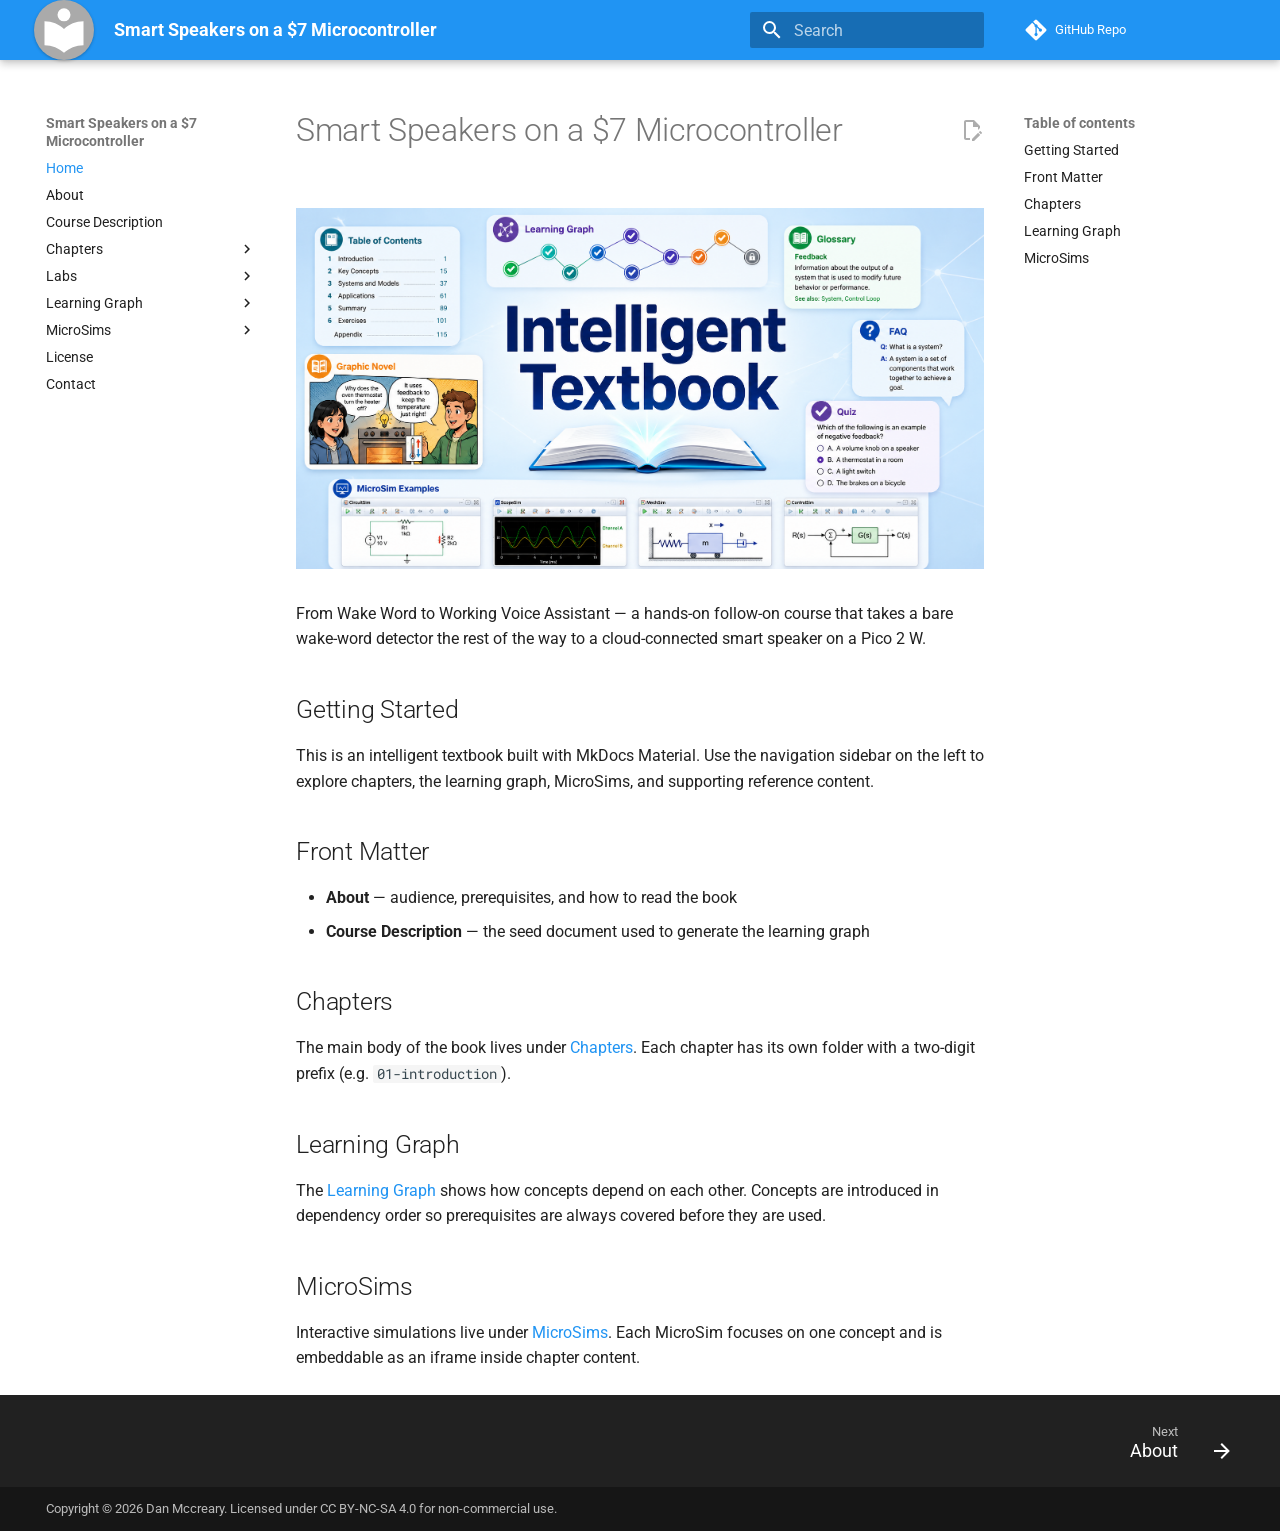
<file: index.html>
<!doctype html>
<html lang="en" class="no-js">
  <head>
    
      <meta charset="utf-8">
      <meta name="viewport" content="width=device-width,initial-scale=1">
      
        <meta name="description" content="A hands-on follow-on course that turns a wake-word detector into a cloud-connected smart speaker on a Pico 2 W.">
      
      
        <meta name="author" content="Dan Mccreary">
      
      
        <link rel="canonical" href="https://dmccreary.github.io/wake-word-detection/">
      
      
      
        <link rel="next" href="about/">
      
      
      <link rel="icon" href="assets/images/favicon.png">
      <meta name="generator" content="mkdocs-1.6.1, mkdocs-material-9.6.12">
    
    
      
        <title>Smart Speakers on a $7 Microcontroller - Smart Speakers on a $7 Microcontroller</title>
      
    
    
      <link rel="stylesheet" href="assets/stylesheets/main.2afb09e1.min.css">
      
        
        <link rel="stylesheet" href="assets/stylesheets/palette.06af60db.min.css">
      
      


    
    
      
    
    
      
        
        
        <link rel="preconnect" href="https://fonts.gstatic.com" crossorigin>
        <link rel="stylesheet" href="https://fonts.googleapis.com/css?family=Roboto:300,300i,400,400i,700,700i%7CRoboto+Mono:400,400i,700,700i&display=fallback">
        <style>:root{--md-text-font:"Roboto";--md-code-font:"Roboto Mono"}</style>
      
    
    
      <link rel="stylesheet" href="css/extra.css">
    
    <script>__md_scope=new URL(".",location),__md_hash=e=>[...e].reduce(((e,_)=>(e<<5)-e+_.charCodeAt(0)),0),__md_get=(e,_=localStorage,t=__md_scope)=>JSON.parse(_.getItem(t.pathname+"."+e)),__md_set=(e,_,t=localStorage,a=__md_scope)=>{try{t.setItem(a.pathname+"."+e,JSON.stringify(_))}catch(e){}}</script>
    
      

    
    
    
    <meta property="og:image" content="https://dmccreary.github.io/wake-word-detection/img/cover.png">
  <meta name="twitter:image" content="https://dmccreary.github.io/wake-word-detection/img/cover.png">
</head>
  
  
    
    
    
    
    
    <body dir="ltr" data-md-color-scheme="default" data-md-color-primary="blue" data-md-color-accent="deep-orange">
  
    
    <input class="md-toggle" data-md-toggle="drawer" type="checkbox" id="__drawer" autocomplete="off">
    <input class="md-toggle" data-md-toggle="search" type="checkbox" id="__search" autocomplete="off">
    <label class="md-overlay" for="__drawer"></label>
    <div data-md-component="skip">
      
        
        <a href="#smart-speakers-on-a-7-microcontroller" class="md-skip">
          Skip to content
        </a>
      
    </div>
    <div data-md-component="announce">
      
    </div>
    
    
      

  

<header class="md-header md-header--shadow" data-md-component="header">
  <nav class="md-header__inner md-grid" aria-label="Header">
    <a href="." title="Smart Speakers on a $7 Microcontroller" class="md-header__button md-logo" aria-label="Smart Speakers on a $7 Microcontroller" data-md-component="logo">
      
  
  <svg xmlns="http://www.w3.org/2000/svg" viewBox="0 0 24 24"><path d="M12 8a3 3 0 0 0 3-3 3 3 0 0 0-3-3 3 3 0 0 0-3 3 3 3 0 0 0 3 3m0 3.54C9.64 9.35 6.5 8 3 8v11c3.5 0 6.64 1.35 9 3.54 2.36-2.19 5.5-3.54 9-3.54V8c-3.5 0-6.64 1.35-9 3.54"/></svg>

    </a>
    <label class="md-header__button md-icon" for="__drawer">
      
      <svg xmlns="http://www.w3.org/2000/svg" viewBox="0 0 24 24"><path d="M3 6h18v2H3zm0 5h18v2H3zm0 5h18v2H3z"/></svg>
    </label>
    <div class="md-header__title" data-md-component="header-title">
      <div class="md-header__ellipsis">
        <div class="md-header__topic">
          <span class="md-ellipsis">
            Smart Speakers on a $7 Microcontroller
          </span>
        </div>
        <div class="md-header__topic" data-md-component="header-topic">
          <span class="md-ellipsis">
            
              Smart Speakers on a $7 Microcontroller
            
          </span>
        </div>
      </div>
    </div>
    
      
    
    
    
    
      
      
        <label class="md-header__button md-icon" for="__search">
          
          <svg xmlns="http://www.w3.org/2000/svg" viewBox="0 0 24 24"><path d="M9.5 3A6.5 6.5 0 0 1 16 9.5c0 1.61-.59 3.09-1.56 4.23l.27.27h.79l5 5-1.5 1.5-5-5v-.79l-.27-.27A6.52 6.52 0 0 1 9.5 16 6.5 6.5 0 0 1 3 9.5 6.5 6.5 0 0 1 9.5 3m0 2C7 5 5 7 5 9.5S7 14 9.5 14 14 12 14 9.5 12 5 9.5 5"/></svg>
        </label>
        <div class="md-search" data-md-component="search" role="dialog">
  <label class="md-search__overlay" for="__search"></label>
  <div class="md-search__inner" role="search">
    <form class="md-search__form" name="search">
      <input type="text" class="md-search__input" name="query" aria-label="Search" placeholder="Search" autocapitalize="off" autocorrect="off" autocomplete="off" spellcheck="false" data-md-component="search-query" required>
      <label class="md-search__icon md-icon" for="__search">
        
        <svg xmlns="http://www.w3.org/2000/svg" viewBox="0 0 24 24"><path d="M9.5 3A6.5 6.5 0 0 1 16 9.5c0 1.61-.59 3.09-1.56 4.23l.27.27h.79l5 5-1.5 1.5-5-5v-.79l-.27-.27A6.52 6.52 0 0 1 9.5 16 6.5 6.5 0 0 1 3 9.5 6.5 6.5 0 0 1 9.5 3m0 2C7 5 5 7 5 9.5S7 14 9.5 14 14 12 14 9.5 12 5 9.5 5"/></svg>
        
        <svg xmlns="http://www.w3.org/2000/svg" viewBox="0 0 24 24"><path d="M20 11v2H8l5.5 5.5-1.42 1.42L4.16 12l7.92-7.92L13.5 5.5 8 11z"/></svg>
      </label>
      <nav class="md-search__options" aria-label="Search">
        
          <a href="javascript:void(0)" class="md-search__icon md-icon" title="Share" aria-label="Share" data-clipboard data-clipboard-text="" data-md-component="search-share" tabindex="-1">
            
            <svg xmlns="http://www.w3.org/2000/svg" viewBox="0 0 24 24"><path d="M18 16.08c-.76 0-1.44.3-1.96.77L8.91 12.7c.05-.23.09-.46.09-.7s-.04-.47-.09-.7l7.05-4.11c.54.5 1.25.81 2.04.81a3 3 0 0 0 3-3 3 3 0 0 0-3-3 3 3 0 0 0-3 3c0 .24.04.47.09.7L8.04 9.81C7.5 9.31 6.79 9 6 9a3 3 0 0 0-3 3 3 3 0 0 0 3 3c.79 0 1.5-.31 2.04-.81l7.12 4.15c-.05.21-.08.43-.08.66 0 1.61 1.31 2.91 2.92 2.91s2.92-1.3 2.92-2.91A2.92 2.92 0 0 0 18 16.08"/></svg>
          </a>
        
        <button type="reset" class="md-search__icon md-icon" title="Clear" aria-label="Clear" tabindex="-1">
          
          <svg xmlns="http://www.w3.org/2000/svg" viewBox="0 0 24 24"><path d="M19 6.41 17.59 5 12 10.59 6.41 5 5 6.41 10.59 12 5 17.59 6.41 19 12 13.41 17.59 19 19 17.59 13.41 12z"/></svg>
        </button>
      </nav>
      
        <div class="md-search__suggest" data-md-component="search-suggest"></div>
      
    </form>
    <div class="md-search__output">
      <div class="md-search__scrollwrap" tabindex="0" data-md-scrollfix>
        <div class="md-search-result" data-md-component="search-result">
          <div class="md-search-result__meta">
            Initializing search
          </div>
          <ol class="md-search-result__list" role="presentation"></ol>
        </div>
      </div>
    </div>
  </div>
</div>
      
    
    
      <div class="md-header__source">
        <a href="https://github.com/dmccreary/wake-word-detection" title="Go to repository" class="md-source" data-md-component="source">
  <div class="md-source__icon md-icon">
    
    <svg xmlns="http://www.w3.org/2000/svg" viewBox="0 0 448 512"><!--! Font Awesome Free 6.7.2 by @fontawesome - https://fontawesome.com License - https://fontawesome.com/license/free (Icons: CC BY 4.0, Fonts: SIL OFL 1.1, Code: MIT License) Copyright 2024 Fonticons, Inc.--><path d="M439.55 236.05 244 40.45a28.87 28.87 0 0 0-40.81 0l-40.66 40.63 51.52 51.52c27.06-9.14 52.68 16.77 43.39 43.68l49.66 49.66c34.23-11.8 61.18 31 35.47 56.69-26.49 26.49-70.21-2.87-56-37.34L240.22 199v121.85c25.3 12.54 22.26 41.85 9.08 55a34.34 34.34 0 0 1-48.55 0c-17.57-17.6-11.07-46.91 11.25-56v-123c-20.8-8.51-24.6-30.74-18.64-45L142.57 101 8.45 235.14a28.86 28.86 0 0 0 0 40.81l195.61 195.6a28.86 28.86 0 0 0 40.8 0l194.69-194.69a28.86 28.86 0 0 0 0-40.81"/></svg>
  </div>
  <div class="md-source__repository">
    GitHub Repo
  </div>
</a>
      </div>
    
  </nav>
  
</header>
    
    <div class="md-container" data-md-component="container">
      
      
        
          
        
      
      <main class="md-main" data-md-component="main">
        <div class="md-main__inner md-grid">
          
            
              
              <div class="md-sidebar md-sidebar--primary" data-md-component="sidebar" data-md-type="navigation" >
                <div class="md-sidebar__scrollwrap">
                  <div class="md-sidebar__inner">
                    



<nav class="md-nav md-nav--primary" aria-label="Navigation" data-md-level="0">
  <label class="md-nav__title" for="__drawer">
    <a href="." title="Smart Speakers on a $7 Microcontroller" class="md-nav__button md-logo" aria-label="Smart Speakers on a $7 Microcontroller" data-md-component="logo">
      
  
  <svg xmlns="http://www.w3.org/2000/svg" viewBox="0 0 24 24"><path d="M12 8a3 3 0 0 0 3-3 3 3 0 0 0-3-3 3 3 0 0 0-3 3 3 3 0 0 0 3 3m0 3.54C9.64 9.35 6.5 8 3 8v11c3.5 0 6.64 1.35 9 3.54 2.36-2.19 5.5-3.54 9-3.54V8c-3.5 0-6.64 1.35-9 3.54"/></svg>

    </a>
    Smart Speakers on a $7 Microcontroller
  </label>
  
    <div class="md-nav__source">
      <a href="https://github.com/dmccreary/wake-word-detection" title="Go to repository" class="md-source" data-md-component="source">
  <div class="md-source__icon md-icon">
    
    <svg xmlns="http://www.w3.org/2000/svg" viewBox="0 0 448 512"><!--! Font Awesome Free 6.7.2 by @fontawesome - https://fontawesome.com License - https://fontawesome.com/license/free (Icons: CC BY 4.0, Fonts: SIL OFL 1.1, Code: MIT License) Copyright 2024 Fonticons, Inc.--><path d="M439.55 236.05 244 40.45a28.87 28.87 0 0 0-40.81 0l-40.66 40.63 51.52 51.52c27.06-9.14 52.68 16.77 43.39 43.68l49.66 49.66c34.23-11.8 61.18 31 35.47 56.69-26.49 26.49-70.21-2.87-56-37.34L240.22 199v121.85c25.3 12.54 22.26 41.85 9.08 55a34.34 34.34 0 0 1-48.55 0c-17.57-17.6-11.07-46.91 11.25-56v-123c-20.8-8.51-24.6-30.74-18.64-45L142.57 101 8.45 235.14a28.86 28.86 0 0 0 0 40.81l195.61 195.6a28.86 28.86 0 0 0 40.8 0l194.69-194.69a28.86 28.86 0 0 0 0-40.81"/></svg>
  </div>
  <div class="md-source__repository">
    GitHub Repo
  </div>
</a>
    </div>
  
  <ul class="md-nav__list" data-md-scrollfix>
    
      
      
  
  
    
  
  
  
    <li class="md-nav__item md-nav__item--active">
      
      <input class="md-nav__toggle md-toggle" type="checkbox" id="__toc">
      
      
        
      
      
        <label class="md-nav__link md-nav__link--active" for="__toc">
          
  
  
  <span class="md-ellipsis">
    Home
    
  </span>
  

          <span class="md-nav__icon md-icon"></span>
        </label>
      
      <a href="." class="md-nav__link md-nav__link--active">
        
  
  
  <span class="md-ellipsis">
    Home
    
  </span>
  

      </a>
      
        

<nav class="md-nav md-nav--secondary" aria-label="Table of contents">
  
  
  
    
  
  
    <label class="md-nav__title" for="__toc">
      <span class="md-nav__icon md-icon"></span>
      Table of contents
    </label>
    <ul class="md-nav__list" data-md-component="toc" data-md-scrollfix>
      
        <li class="md-nav__item">
  <a href="#getting-started" class="md-nav__link">
    <span class="md-ellipsis">
      Getting Started
    </span>
  </a>
  
</li>
      
        <li class="md-nav__item">
  <a href="#front-matter" class="md-nav__link">
    <span class="md-ellipsis">
      Front Matter
    </span>
  </a>
  
</li>
      
        <li class="md-nav__item">
  <a href="#chapters" class="md-nav__link">
    <span class="md-ellipsis">
      Chapters
    </span>
  </a>
  
</li>
      
        <li class="md-nav__item">
  <a href="#learning-graph" class="md-nav__link">
    <span class="md-ellipsis">
      Learning Graph
    </span>
  </a>
  
</li>
      
        <li class="md-nav__item">
  <a href="#microsims" class="md-nav__link">
    <span class="md-ellipsis">
      MicroSims
    </span>
  </a>
  
</li>
      
    </ul>
  
</nav>
      
    </li>
  

    
      
      
  
  
  
  
    <li class="md-nav__item">
      <a href="about/" class="md-nav__link">
        
  
  
  <span class="md-ellipsis">
    About
    
  </span>
  

      </a>
    </li>
  

    
      
      
  
  
  
  
    <li class="md-nav__item">
      <a href="course-description/" class="md-nav__link">
        
  
  
  <span class="md-ellipsis">
    Course Description
    
  </span>
  

      </a>
    </li>
  

    
      
      
  
  
  
  
    
    
      
        
          
        
      
    
    
    
    
      
        
        
      
    
    <li class="md-nav__item md-nav__item--pruned md-nav__item--nested">
      
        
  
  
  
    <a href="chapters/" class="md-nav__link">
      
  
  
  <span class="md-ellipsis">
    Chapters
    
  </span>
  

      
        <span class="md-nav__icon md-icon"></span>
      
    </a>
  

      
    </li>
  

    
      
      
  
  
  
  
    
    
      
        
          
        
      
    
    
    
    
      
        
        
      
    
    <li class="md-nav__item md-nav__item--pruned md-nav__item--nested">
      
        
  
  
  
    <a href="labs/01-setup/" class="md-nav__link">
      
  
  
  <span class="md-ellipsis">
    Labs
    
  </span>
  

      
        <span class="md-nav__icon md-icon"></span>
      
    </a>
  

      
    </li>
  

    
      
      
  
  
  
  
    
    
      
        
          
        
      
        
      
    
    
    
    
      
        
        
      
    
    <li class="md-nav__item md-nav__item--pruned md-nav__item--nested">
      
        
  
  
  
    <a href="learning-graph/" class="md-nav__link">
      
  
  
  <span class="md-ellipsis">
    Learning Graph
    
  </span>
  

      
        <span class="md-nav__icon md-icon"></span>
      
    </a>
  

      
    </li>
  

    
      
      
  
  
  
  
    
    
      
        
          
        
      
    
    
    
    
      
        
        
      
    
    <li class="md-nav__item md-nav__item--pruned md-nav__item--nested">
      
        
  
  
  
    <a href="sims/" class="md-nav__link">
      
  
  
  <span class="md-ellipsis">
    MicroSims
    
  </span>
  

      
        <span class="md-nav__icon md-icon"></span>
      
    </a>
  

      
    </li>
  

    
      
      
  
  
  
  
    <li class="md-nav__item">
      <a href="license/" class="md-nav__link">
        
  
  
  <span class="md-ellipsis">
    License
    
  </span>
  

      </a>
    </li>
  

    
      
      
  
  
  
  
    <li class="md-nav__item">
      <a href="contact/" class="md-nav__link">
        
  
  
  <span class="md-ellipsis">
    Contact
    
  </span>
  

      </a>
    </li>
  

    
  </ul>
</nav>
                  </div>
                </div>
              </div>
            
            
              
              <div class="md-sidebar md-sidebar--secondary" data-md-component="sidebar" data-md-type="toc" >
                <div class="md-sidebar__scrollwrap">
                  <div class="md-sidebar__inner">
                    

<nav class="md-nav md-nav--secondary" aria-label="Table of contents">
  
  
  
    
  
  
    <label class="md-nav__title" for="__toc">
      <span class="md-nav__icon md-icon"></span>
      Table of contents
    </label>
    <ul class="md-nav__list" data-md-component="toc" data-md-scrollfix>
      
        <li class="md-nav__item">
  <a href="#getting-started" class="md-nav__link">
    <span class="md-ellipsis">
      Getting Started
    </span>
  </a>
  
</li>
      
        <li class="md-nav__item">
  <a href="#front-matter" class="md-nav__link">
    <span class="md-ellipsis">
      Front Matter
    </span>
  </a>
  
</li>
      
        <li class="md-nav__item">
  <a href="#chapters" class="md-nav__link">
    <span class="md-ellipsis">
      Chapters
    </span>
  </a>
  
</li>
      
        <li class="md-nav__item">
  <a href="#learning-graph" class="md-nav__link">
    <span class="md-ellipsis">
      Learning Graph
    </span>
  </a>
  
</li>
      
        <li class="md-nav__item">
  <a href="#microsims" class="md-nav__link">
    <span class="md-ellipsis">
      MicroSims
    </span>
  </a>
  
</li>
      
    </ul>
  
</nav>
                  </div>
                </div>
              </div>
            
          
          
            <div class="md-content" data-md-component="content">
              <article class="md-content__inner md-typeset">
                
                  


  
    <a href="https://github.com/dmccreary/wake-word-detection/blob/main/docs/index.md" title="Edit this page" class="md-content__button md-icon">
      
      <svg xmlns="http://www.w3.org/2000/svg" viewBox="0 0 24 24"><path d="M10 20H6V4h7v5h5v3.1l2-2V8l-6-6H6c-1.1 0-2 .9-2 2v16c0 1.1.9 2 2 2h4zm10.2-7c.1 0 .3.1.4.2l1.3 1.3c.2.2.2.6 0 .8l-1 1-2.1-2.1 1-1c.1-.1.2-.2.4-.2m0 3.9L14.1 23H12v-2.1l6.1-6.1z"/></svg>
    </a>
  
  


<h1 id="smart-speakers-on-a-7-microcontroller">Smart Speakers on a $7 Microcontroller<a class="headerlink" href="#smart-speakers-on-a-7-microcontroller" title="Permanent link">&para;</a></h1>
<figure>
<p><img alt="Smart Speakers on a $7 Microcontroller cover" src="img/cover.png" width="100%" /></p>
</figure>
<p>From Wake Word to Working Voice Assistant — a hands-on follow-on course that takes a bare
wake-word detector the rest of the way to a cloud-connected smart speaker on a Pico 2 W.</p>
<h2 id="getting-started">Getting Started<a class="headerlink" href="#getting-started" title="Permanent link">&para;</a></h2>
<p>This is an intelligent textbook built with MkDocs Material. Use the navigation
sidebar on the left to explore chapters, the learning graph, MicroSims, and
supporting reference content.</p>
<h2 id="front-matter">Front Matter<a class="headerlink" href="#front-matter" title="Permanent link">&para;</a></h2>
<ul>
<li><strong>About</strong> — audience, prerequisites, and how to read the book</li>
<li><strong>Course Description</strong> — the seed document used to generate the learning graph</li>
</ul>
<h2 id="chapters">Chapters<a class="headerlink" href="#chapters" title="Permanent link">&para;</a></h2>
<p>The main body of the book lives under <a href="chapters/">Chapters</a>. Each
chapter has its own folder with a two-digit prefix (e.g. <code>01-introduction</code>).</p>
<h2 id="learning-graph">Learning Graph<a class="headerlink" href="#learning-graph" title="Permanent link">&para;</a></h2>
<p>The <a href="learning-graph/">Learning Graph</a> shows how concepts depend on each
other. Concepts are introduced in dependency order so prerequisites are always
covered before they are used.</p>
<h2 id="microsims">MicroSims<a class="headerlink" href="#microsims" title="Permanent link">&para;</a></h2>
<p>Interactive simulations live under <a href="sims/">MicroSims</a>. Each MicroSim
focuses on one concept and is embeddable as an iframe inside chapter content.</p>







  
  






                
              </article>
            </div>
          
          
<script>var target=document.getElementById(location.hash.slice(1));target&&target.name&&(target.checked=target.name.startsWith("__tabbed_"))</script>
        </div>
        
          <button type="button" class="md-top md-icon" data-md-component="top" hidden>
  
  <svg xmlns="http://www.w3.org/2000/svg" viewBox="0 0 24 24"><path d="M13 20h-2V8l-5.5 5.5-1.42-1.42L12 4.16l7.92 7.92-1.42 1.42L13 8z"/></svg>
  Back to top
</button>
        
      </main>
      
        <footer class="md-footer">
  
    
      
      <nav class="md-footer__inner md-grid" aria-label="Footer" >
        
        
          
          <a href="about/" class="md-footer__link md-footer__link--next" aria-label="Next: About">
            <div class="md-footer__title">
              <span class="md-footer__direction">
                Next
              </span>
              <div class="md-ellipsis">
                About
              </div>
            </div>
            <div class="md-footer__button md-icon">
              
              <svg xmlns="http://www.w3.org/2000/svg" viewBox="0 0 24 24"><path d="M4 11v2h12l-5.5 5.5 1.42 1.42L19.84 12l-7.92-7.92L10.5 5.5 16 11z"/></svg>
            </div>
          </a>
        
      </nav>
    
  
  <div class="md-footer-meta md-typeset">
    <div class="md-footer-meta__inner md-grid">
      <div class="md-copyright">
  
    <div class="md-copyright__highlight">
      Copyright &copy; 2026 Dan Mccreary. Licensed under <a href="license/">CC BY-NC-SA 4.0</a> for non-commercial use.
    </div>
  
  
</div>
      
    </div>
  </div>
</footer>
      
    </div>
    <div class="md-dialog" data-md-component="dialog">
      <div class="md-dialog__inner md-typeset"></div>
    </div>
    
    
    
      
      <script id="__config" type="application/json">{"base": ".", "features": ["content.code.copy", "content.action.edit", "navigation.expand", "navigation.path", "navigation.prune", "navigation.indexes", "navigation.top", "navigation.footer", "toc.follow", "search.suggest", "search.highlight", "search.share"], "search": "assets/javascripts/workers/search.f8cc74c7.min.js", "tags": null, "translations": {"clipboard.copied": "Copied to clipboard", "clipboard.copy": "Copy to clipboard", "search.result.more.one": "1 more on this page", "search.result.more.other": "# more on this page", "search.result.none": "No matching documents", "search.result.one": "1 matching document", "search.result.other": "# matching documents", "search.result.placeholder": "Type to start searching", "search.result.term.missing": "Missing", "select.version": "Select version"}, "version": null}</script>
    
    
      <script src="assets/javascripts/bundle.c8b220af.min.js"></script>
      
    
  </body>
</html>
</file>
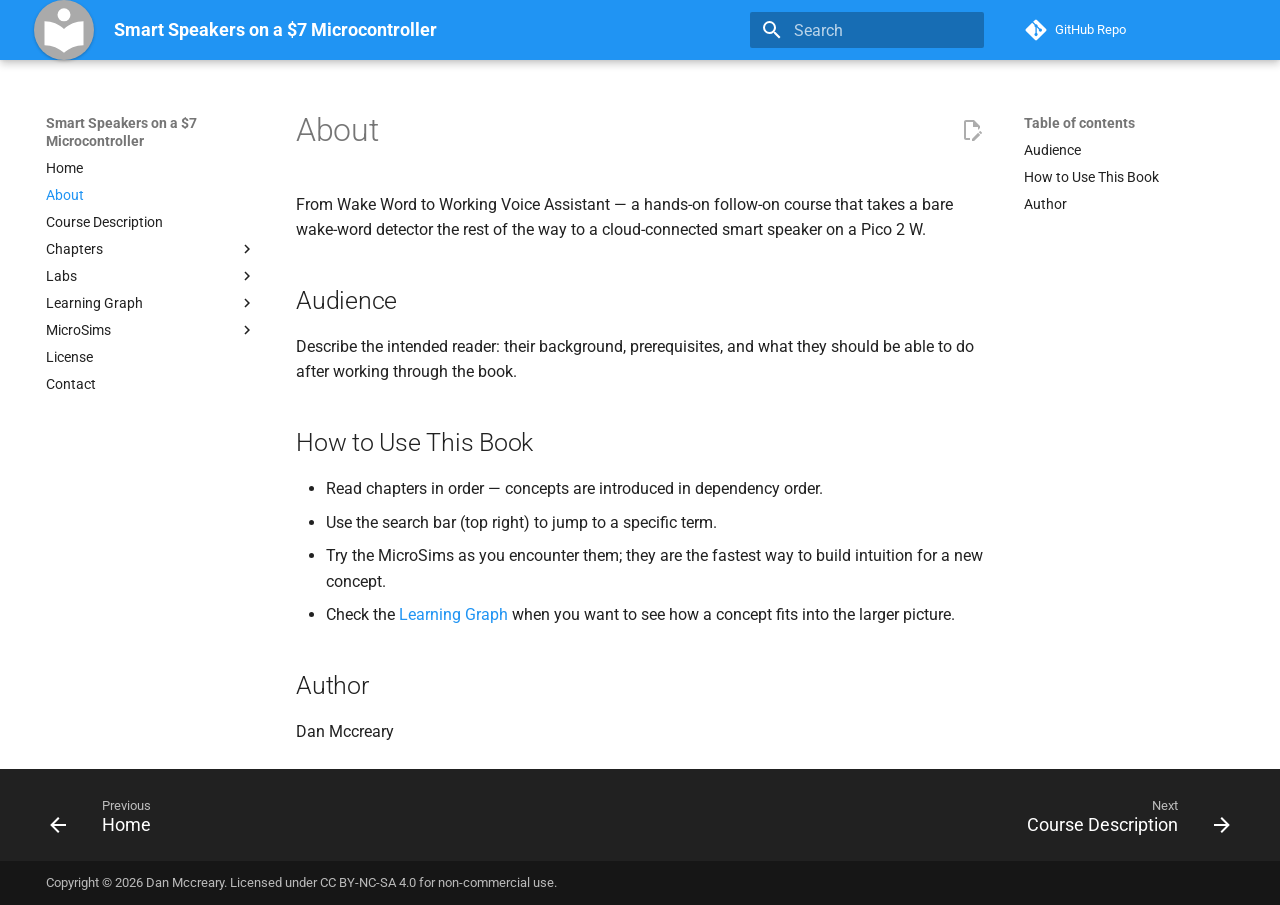
<file: about/index.html>
<!doctype html>
<html lang="en" class="no-js">
  <head>
    
      <meta charset="utf-8">
      <meta name="viewport" content="width=device-width,initial-scale=1">
      
        <meta name="description" content="A hands-on follow-on course that turns a wake-word detector into a cloud-connected smart speaker on a Pico 2 W.">
      
      
        <meta name="author" content="Dan Mccreary">
      
      
        <link rel="canonical" href="https://dmccreary.github.io/wake-word-detection/about/">
      
      
        <link rel="prev" href="..">
      
      
        <link rel="next" href="../course-description/">
      
      
      <link rel="icon" href="../assets/images/favicon.png">
      <meta name="generator" content="mkdocs-1.6.1, mkdocs-material-9.6.12">
    
    
      
        <title>About - Smart Speakers on a $7 Microcontroller</title>
      
    
    
      <link rel="stylesheet" href="../assets/stylesheets/main.2afb09e1.min.css">
      
        
        <link rel="stylesheet" href="../assets/stylesheets/palette.06af60db.min.css">
      
      


    
    
      
    
    
      
        
        
        <link rel="preconnect" href="https://fonts.gstatic.com" crossorigin>
        <link rel="stylesheet" href="https://fonts.googleapis.com/css?family=Roboto:300,300i,400,400i,700,700i%7CRoboto+Mono:400,400i,700,700i&display=fallback">
        <style>:root{--md-text-font:"Roboto";--md-code-font:"Roboto Mono"}</style>
      
    
    
      <link rel="stylesheet" href="../css/extra.css">
    
    <script>__md_scope=new URL("..",location),__md_hash=e=>[...e].reduce(((e,_)=>(e<<5)-e+_.charCodeAt(0)),0),__md_get=(e,_=localStorage,t=__md_scope)=>JSON.parse(_.getItem(t.pathname+"."+e)),__md_set=(e,_,t=localStorage,a=__md_scope)=>{try{t.setItem(a.pathname+"."+e,JSON.stringify(_))}catch(e){}}</script>
    
      

    
    
    
  </head>
  
  
    
    
    
    
    
    <body dir="ltr" data-md-color-scheme="default" data-md-color-primary="blue" data-md-color-accent="deep-orange">
  
    
    <input class="md-toggle" data-md-toggle="drawer" type="checkbox" id="__drawer" autocomplete="off">
    <input class="md-toggle" data-md-toggle="search" type="checkbox" id="__search" autocomplete="off">
    <label class="md-overlay" for="__drawer"></label>
    <div data-md-component="skip">
      
        
        <a href="#about" class="md-skip">
          Skip to content
        </a>
      
    </div>
    <div data-md-component="announce">
      
    </div>
    
    
      

  

<header class="md-header md-header--shadow" data-md-component="header">
  <nav class="md-header__inner md-grid" aria-label="Header">
    <a href=".." title="Smart Speakers on a $7 Microcontroller" class="md-header__button md-logo" aria-label="Smart Speakers on a $7 Microcontroller" data-md-component="logo">
      
  
  <svg xmlns="http://www.w3.org/2000/svg" viewBox="0 0 24 24"><path d="M12 8a3 3 0 0 0 3-3 3 3 0 0 0-3-3 3 3 0 0 0-3 3 3 3 0 0 0 3 3m0 3.54C9.64 9.35 6.5 8 3 8v11c3.5 0 6.64 1.35 9 3.54 2.36-2.19 5.5-3.54 9-3.54V8c-3.5 0-6.64 1.35-9 3.54"/></svg>

    </a>
    <label class="md-header__button md-icon" for="__drawer">
      
      <svg xmlns="http://www.w3.org/2000/svg" viewBox="0 0 24 24"><path d="M3 6h18v2H3zm0 5h18v2H3zm0 5h18v2H3z"/></svg>
    </label>
    <div class="md-header__title" data-md-component="header-title">
      <div class="md-header__ellipsis">
        <div class="md-header__topic">
          <span class="md-ellipsis">
            Smart Speakers on a $7 Microcontroller
          </span>
        </div>
        <div class="md-header__topic" data-md-component="header-topic">
          <span class="md-ellipsis">
            
              About
            
          </span>
        </div>
      </div>
    </div>
    
      
    
    
    
    
      
      
        <label class="md-header__button md-icon" for="__search">
          
          <svg xmlns="http://www.w3.org/2000/svg" viewBox="0 0 24 24"><path d="M9.5 3A6.5 6.5 0 0 1 16 9.5c0 1.61-.59 3.09-1.56 4.23l.27.27h.79l5 5-1.5 1.5-5-5v-.79l-.27-.27A6.52 6.52 0 0 1 9.5 16 6.5 6.5 0 0 1 3 9.5 6.5 6.5 0 0 1 9.5 3m0 2C7 5 5 7 5 9.5S7 14 9.5 14 14 12 14 9.5 12 5 9.5 5"/></svg>
        </label>
        <div class="md-search" data-md-component="search" role="dialog">
  <label class="md-search__overlay" for="__search"></label>
  <div class="md-search__inner" role="search">
    <form class="md-search__form" name="search">
      <input type="text" class="md-search__input" name="query" aria-label="Search" placeholder="Search" autocapitalize="off" autocorrect="off" autocomplete="off" spellcheck="false" data-md-component="search-query" required>
      <label class="md-search__icon md-icon" for="__search">
        
        <svg xmlns="http://www.w3.org/2000/svg" viewBox="0 0 24 24"><path d="M9.5 3A6.5 6.5 0 0 1 16 9.5c0 1.61-.59 3.09-1.56 4.23l.27.27h.79l5 5-1.5 1.5-5-5v-.79l-.27-.27A6.52 6.52 0 0 1 9.5 16 6.5 6.5 0 0 1 3 9.5 6.5 6.5 0 0 1 9.5 3m0 2C7 5 5 7 5 9.5S7 14 9.5 14 14 12 14 9.5 12 5 9.5 5"/></svg>
        
        <svg xmlns="http://www.w3.org/2000/svg" viewBox="0 0 24 24"><path d="M20 11v2H8l5.5 5.5-1.42 1.42L4.16 12l7.92-7.92L13.5 5.5 8 11z"/></svg>
      </label>
      <nav class="md-search__options" aria-label="Search">
        
          <a href="javascript:void(0)" class="md-search__icon md-icon" title="Share" aria-label="Share" data-clipboard data-clipboard-text="" data-md-component="search-share" tabindex="-1">
            
            <svg xmlns="http://www.w3.org/2000/svg" viewBox="0 0 24 24"><path d="M18 16.08c-.76 0-1.44.3-1.96.77L8.91 12.7c.05-.23.09-.46.09-.7s-.04-.47-.09-.7l7.05-4.11c.54.5 1.25.81 2.04.81a3 3 0 0 0 3-3 3 3 0 0 0-3-3 3 3 0 0 0-3 3c0 .24.04.47.09.7L8.04 9.81C7.5 9.31 6.79 9 6 9a3 3 0 0 0-3 3 3 3 0 0 0 3 3c.79 0 1.5-.31 2.04-.81l7.12 4.15c-.05.21-.08.43-.08.66 0 1.61 1.31 2.91 2.92 2.91s2.92-1.3 2.92-2.91A2.92 2.92 0 0 0 18 16.08"/></svg>
          </a>
        
        <button type="reset" class="md-search__icon md-icon" title="Clear" aria-label="Clear" tabindex="-1">
          
          <svg xmlns="http://www.w3.org/2000/svg" viewBox="0 0 24 24"><path d="M19 6.41 17.59 5 12 10.59 6.41 5 5 6.41 10.59 12 5 17.59 6.41 19 12 13.41 17.59 19 19 17.59 13.41 12z"/></svg>
        </button>
      </nav>
      
        <div class="md-search__suggest" data-md-component="search-suggest"></div>
      
    </form>
    <div class="md-search__output">
      <div class="md-search__scrollwrap" tabindex="0" data-md-scrollfix>
        <div class="md-search-result" data-md-component="search-result">
          <div class="md-search-result__meta">
            Initializing search
          </div>
          <ol class="md-search-result__list" role="presentation"></ol>
        </div>
      </div>
    </div>
  </div>
</div>
      
    
    
      <div class="md-header__source">
        <a href="https://github.com/dmccreary/wake-word-detection" title="Go to repository" class="md-source" data-md-component="source">
  <div class="md-source__icon md-icon">
    
    <svg xmlns="http://www.w3.org/2000/svg" viewBox="0 0 448 512"><!--! Font Awesome Free 6.7.2 by @fontawesome - https://fontawesome.com License - https://fontawesome.com/license/free (Icons: CC BY 4.0, Fonts: SIL OFL 1.1, Code: MIT License) Copyright 2024 Fonticons, Inc.--><path d="M439.55 236.05 244 40.45a28.87 28.87 0 0 0-40.81 0l-40.66 40.63 51.52 51.52c27.06-9.14 52.68 16.77 43.39 43.68l49.66 49.66c34.23-11.8 61.18 31 35.47 56.69-26.49 26.49-70.21-2.87-56-37.34L240.22 199v121.85c25.3 12.54 22.26 41.85 9.08 55a34.34 34.34 0 0 1-48.55 0c-17.57-17.6-11.07-46.91 11.25-56v-123c-20.8-8.51-24.6-30.74-18.64-45L142.57 101 8.45 235.14a28.86 28.86 0 0 0 0 40.81l195.61 195.6a28.86 28.86 0 0 0 40.8 0l194.69-194.69a28.86 28.86 0 0 0 0-40.81"/></svg>
  </div>
  <div class="md-source__repository">
    GitHub Repo
  </div>
</a>
      </div>
    
  </nav>
  
</header>
    
    <div class="md-container" data-md-component="container">
      
      
        
          
        
      
      <main class="md-main" data-md-component="main">
        <div class="md-main__inner md-grid">
          
            
              
              <div class="md-sidebar md-sidebar--primary" data-md-component="sidebar" data-md-type="navigation" >
                <div class="md-sidebar__scrollwrap">
                  <div class="md-sidebar__inner">
                    



<nav class="md-nav md-nav--primary" aria-label="Navigation" data-md-level="0">
  <label class="md-nav__title" for="__drawer">
    <a href=".." title="Smart Speakers on a $7 Microcontroller" class="md-nav__button md-logo" aria-label="Smart Speakers on a $7 Microcontroller" data-md-component="logo">
      
  
  <svg xmlns="http://www.w3.org/2000/svg" viewBox="0 0 24 24"><path d="M12 8a3 3 0 0 0 3-3 3 3 0 0 0-3-3 3 3 0 0 0-3 3 3 3 0 0 0 3 3m0 3.54C9.64 9.35 6.5 8 3 8v11c3.5 0 6.64 1.35 9 3.54 2.36-2.19 5.5-3.54 9-3.54V8c-3.5 0-6.64 1.35-9 3.54"/></svg>

    </a>
    Smart Speakers on a $7 Microcontroller
  </label>
  
    <div class="md-nav__source">
      <a href="https://github.com/dmccreary/wake-word-detection" title="Go to repository" class="md-source" data-md-component="source">
  <div class="md-source__icon md-icon">
    
    <svg xmlns="http://www.w3.org/2000/svg" viewBox="0 0 448 512"><!--! Font Awesome Free 6.7.2 by @fontawesome - https://fontawesome.com License - https://fontawesome.com/license/free (Icons: CC BY 4.0, Fonts: SIL OFL 1.1, Code: MIT License) Copyright 2024 Fonticons, Inc.--><path d="M439.55 236.05 244 40.45a28.87 28.87 0 0 0-40.81 0l-40.66 40.63 51.52 51.52c27.06-9.14 52.68 16.77 43.39 43.68l49.66 49.66c34.23-11.8 61.18 31 35.47 56.69-26.49 26.49-70.21-2.87-56-37.34L240.22 199v121.85c25.3 12.54 22.26 41.85 9.08 55a34.34 34.34 0 0 1-48.55 0c-17.57-17.6-11.07-46.91 11.25-56v-123c-20.8-8.51-24.6-30.74-18.64-45L142.57 101 8.45 235.14a28.86 28.86 0 0 0 0 40.81l195.61 195.6a28.86 28.86 0 0 0 40.8 0l194.69-194.69a28.86 28.86 0 0 0 0-40.81"/></svg>
  </div>
  <div class="md-source__repository">
    GitHub Repo
  </div>
</a>
    </div>
  
  <ul class="md-nav__list" data-md-scrollfix>
    
      
      
  
  
  
  
    <li class="md-nav__item">
      <a href=".." class="md-nav__link">
        
  
  
  <span class="md-ellipsis">
    Home
    
  </span>
  

      </a>
    </li>
  

    
      
      
  
  
    
  
  
  
    <li class="md-nav__item md-nav__item--active">
      
      <input class="md-nav__toggle md-toggle" type="checkbox" id="__toc">
      
      
        
      
      
        <label class="md-nav__link md-nav__link--active" for="__toc">
          
  
  
  <span class="md-ellipsis">
    About
    
  </span>
  

          <span class="md-nav__icon md-icon"></span>
        </label>
      
      <a href="./" class="md-nav__link md-nav__link--active">
        
  
  
  <span class="md-ellipsis">
    About
    
  </span>
  

      </a>
      
        

<nav class="md-nav md-nav--secondary" aria-label="Table of contents">
  
  
  
    
  
  
    <label class="md-nav__title" for="__toc">
      <span class="md-nav__icon md-icon"></span>
      Table of contents
    </label>
    <ul class="md-nav__list" data-md-component="toc" data-md-scrollfix>
      
        <li class="md-nav__item">
  <a href="#audience" class="md-nav__link">
    <span class="md-ellipsis">
      Audience
    </span>
  </a>
  
</li>
      
        <li class="md-nav__item">
  <a href="#how-to-use-this-book" class="md-nav__link">
    <span class="md-ellipsis">
      How to Use This Book
    </span>
  </a>
  
</li>
      
        <li class="md-nav__item">
  <a href="#author" class="md-nav__link">
    <span class="md-ellipsis">
      Author
    </span>
  </a>
  
</li>
      
    </ul>
  
</nav>
      
    </li>
  

    
      
      
  
  
  
  
    <li class="md-nav__item">
      <a href="../course-description/" class="md-nav__link">
        
  
  
  <span class="md-ellipsis">
    Course Description
    
  </span>
  

      </a>
    </li>
  

    
      
      
  
  
  
  
    
    
      
        
          
        
      
    
    
    
    
      
        
        
      
    
    <li class="md-nav__item md-nav__item--pruned md-nav__item--nested">
      
        
  
  
  
    <a href="../chapters/" class="md-nav__link">
      
  
  
  <span class="md-ellipsis">
    Chapters
    
  </span>
  

      
        <span class="md-nav__icon md-icon"></span>
      
    </a>
  

      
    </li>
  

    
      
      
  
  
  
  
    
    
      
        
          
        
      
    
    
    
    
      
        
        
      
    
    <li class="md-nav__item md-nav__item--pruned md-nav__item--nested">
      
        
  
  
  
    <a href="../labs/01-setup/" class="md-nav__link">
      
  
  
  <span class="md-ellipsis">
    Labs
    
  </span>
  

      
        <span class="md-nav__icon md-icon"></span>
      
    </a>
  

      
    </li>
  

    
      
      
  
  
  
  
    
    
      
        
          
        
      
        
      
    
    
    
    
      
        
        
      
    
    <li class="md-nav__item md-nav__item--pruned md-nav__item--nested">
      
        
  
  
  
    <a href="../learning-graph/" class="md-nav__link">
      
  
  
  <span class="md-ellipsis">
    Learning Graph
    
  </span>
  

      
        <span class="md-nav__icon md-icon"></span>
      
    </a>
  

      
    </li>
  

    
      
      
  
  
  
  
    
    
      
        
          
        
      
    
    
    
    
      
        
        
      
    
    <li class="md-nav__item md-nav__item--pruned md-nav__item--nested">
      
        
  
  
  
    <a href="../sims/" class="md-nav__link">
      
  
  
  <span class="md-ellipsis">
    MicroSims
    
  </span>
  

      
        <span class="md-nav__icon md-icon"></span>
      
    </a>
  

      
    </li>
  

    
      
      
  
  
  
  
    <li class="md-nav__item">
      <a href="../license/" class="md-nav__link">
        
  
  
  <span class="md-ellipsis">
    License
    
  </span>
  

      </a>
    </li>
  

    
      
      
  
  
  
  
    <li class="md-nav__item">
      <a href="../contact/" class="md-nav__link">
        
  
  
  <span class="md-ellipsis">
    Contact
    
  </span>
  

      </a>
    </li>
  

    
  </ul>
</nav>
                  </div>
                </div>
              </div>
            
            
              
              <div class="md-sidebar md-sidebar--secondary" data-md-component="sidebar" data-md-type="toc" >
                <div class="md-sidebar__scrollwrap">
                  <div class="md-sidebar__inner">
                    

<nav class="md-nav md-nav--secondary" aria-label="Table of contents">
  
  
  
    
  
  
    <label class="md-nav__title" for="__toc">
      <span class="md-nav__icon md-icon"></span>
      Table of contents
    </label>
    <ul class="md-nav__list" data-md-component="toc" data-md-scrollfix>
      
        <li class="md-nav__item">
  <a href="#audience" class="md-nav__link">
    <span class="md-ellipsis">
      Audience
    </span>
  </a>
  
</li>
      
        <li class="md-nav__item">
  <a href="#how-to-use-this-book" class="md-nav__link">
    <span class="md-ellipsis">
      How to Use This Book
    </span>
  </a>
  
</li>
      
        <li class="md-nav__item">
  <a href="#author" class="md-nav__link">
    <span class="md-ellipsis">
      Author
    </span>
  </a>
  
</li>
      
    </ul>
  
</nav>
                  </div>
                </div>
              </div>
            
          
          
            <div class="md-content" data-md-component="content">
              <article class="md-content__inner md-typeset">
                
                  


  
    <a href="https://github.com/dmccreary/wake-word-detection/blob/main/docs/about.md" title="Edit this page" class="md-content__button md-icon">
      
      <svg xmlns="http://www.w3.org/2000/svg" viewBox="0 0 24 24"><path d="M10 20H6V4h7v5h5v3.1l2-2V8l-6-6H6c-1.1 0-2 .9-2 2v16c0 1.1.9 2 2 2h4zm10.2-7c.1 0 .3.1.4.2l1.3 1.3c.2.2.2.6 0 .8l-1 1-2.1-2.1 1-1c.1-.1.2-.2.4-.2m0 3.9L14.1 23H12v-2.1l6.1-6.1z"/></svg>
    </a>
  
  


<h1 id="about">About<a class="headerlink" href="#about" title="Permanent link">&para;</a></h1>
<p>From Wake Word to Working Voice Assistant — a hands-on follow-on course that takes a bare
wake-word detector the rest of the way to a cloud-connected smart speaker on a Pico 2 W.</p>
<h2 id="audience">Audience<a class="headerlink" href="#audience" title="Permanent link">&para;</a></h2>
<p>Describe the intended reader: their background, prerequisites, and what they
should be able to do after working through the book.</p>
<h2 id="how-to-use-this-book">How to Use This Book<a class="headerlink" href="#how-to-use-this-book" title="Permanent link">&para;</a></h2>
<ul>
<li>Read chapters in order — concepts are introduced in dependency order.</li>
<li>Use the search bar (top right) to jump to a specific term.</li>
<li>Try the MicroSims as you encounter them; they are the fastest way to build
  intuition for a new concept.</li>
<li>Check the <a href="../learning-graph/">Learning Graph</a> when you want to see how
  a concept fits into the larger picture.</li>
</ul>
<h2 id="author">Author<a class="headerlink" href="#author" title="Permanent link">&para;</a></h2>
<p>Dan Mccreary</p>












                
              </article>
            </div>
          
          
<script>var target=document.getElementById(location.hash.slice(1));target&&target.name&&(target.checked=target.name.startsWith("__tabbed_"))</script>
        </div>
        
          <button type="button" class="md-top md-icon" data-md-component="top" hidden>
  
  <svg xmlns="http://www.w3.org/2000/svg" viewBox="0 0 24 24"><path d="M13 20h-2V8l-5.5 5.5-1.42-1.42L12 4.16l7.92 7.92-1.42 1.42L13 8z"/></svg>
  Back to top
</button>
        
      </main>
      
        <footer class="md-footer">
  
    
      
      <nav class="md-footer__inner md-grid" aria-label="Footer" >
        
          
          <a href=".." class="md-footer__link md-footer__link--prev" aria-label="Previous: Home">
            <div class="md-footer__button md-icon">
              
              <svg xmlns="http://www.w3.org/2000/svg" viewBox="0 0 24 24"><path d="M20 11v2H8l5.5 5.5-1.42 1.42L4.16 12l7.92-7.92L13.5 5.5 8 11z"/></svg>
            </div>
            <div class="md-footer__title">
              <span class="md-footer__direction">
                Previous
              </span>
              <div class="md-ellipsis">
                Home
              </div>
            </div>
          </a>
        
        
          
          <a href="../course-description/" class="md-footer__link md-footer__link--next" aria-label="Next: Course Description">
            <div class="md-footer__title">
              <span class="md-footer__direction">
                Next
              </span>
              <div class="md-ellipsis">
                Course Description
              </div>
            </div>
            <div class="md-footer__button md-icon">
              
              <svg xmlns="http://www.w3.org/2000/svg" viewBox="0 0 24 24"><path d="M4 11v2h12l-5.5 5.5 1.42 1.42L19.84 12l-7.92-7.92L10.5 5.5 16 11z"/></svg>
            </div>
          </a>
        
      </nav>
    
  
  <div class="md-footer-meta md-typeset">
    <div class="md-footer-meta__inner md-grid">
      <div class="md-copyright">
  
    <div class="md-copyright__highlight">
      Copyright &copy; 2026 Dan Mccreary. Licensed under <a href="license/">CC BY-NC-SA 4.0</a> for non-commercial use.
    </div>
  
  
</div>
      
    </div>
  </div>
</footer>
      
    </div>
    <div class="md-dialog" data-md-component="dialog">
      <div class="md-dialog__inner md-typeset"></div>
    </div>
    
    
    
      
      <script id="__config" type="application/json">{"base": "..", "features": ["content.code.copy", "content.action.edit", "navigation.expand", "navigation.path", "navigation.prune", "navigation.indexes", "navigation.top", "navigation.footer", "toc.follow", "search.suggest", "search.highlight", "search.share"], "search": "../assets/javascripts/workers/search.f8cc74c7.min.js", "tags": null, "translations": {"clipboard.copied": "Copied to clipboard", "clipboard.copy": "Copy to clipboard", "search.result.more.one": "1 more on this page", "search.result.more.other": "# more on this page", "search.result.none": "No matching documents", "search.result.one": "1 matching document", "search.result.other": "# matching documents", "search.result.placeholder": "Type to start searching", "search.result.term.missing": "Missing", "select.version": "Select version"}, "version": null}</script>
    
    
      <script src="../assets/javascripts/bundle.c8b220af.min.js"></script>
      
    
  </body>
</html>
</file>
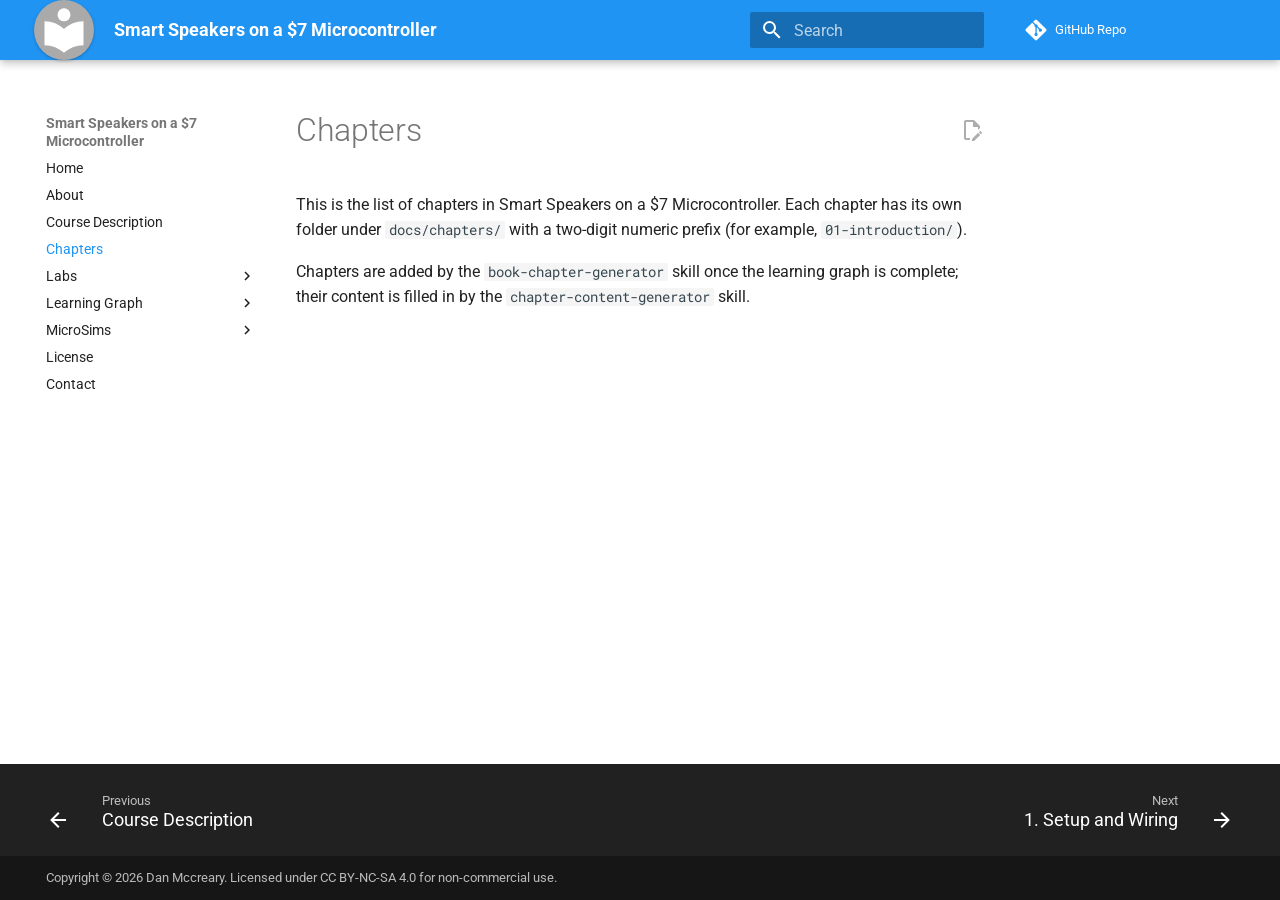
<file: chapters/index.html>
<!doctype html>
<html lang="en" class="no-js">
  <head>
    
      <meta charset="utf-8">
      <meta name="viewport" content="width=device-width,initial-scale=1">
      
        <meta name="description" content="A hands-on follow-on course that turns a wake-word detector into a cloud-connected smart speaker on a Pico 2 W.">
      
      
        <meta name="author" content="Dan Mccreary">
      
      
        <link rel="canonical" href="https://dmccreary.github.io/wake-word-detection/chapters/">
      
      
        <link rel="prev" href="../course-description/">
      
      
        <link rel="next" href="../labs/01-setup/">
      
      
      <link rel="icon" href="../assets/images/favicon.png">
      <meta name="generator" content="mkdocs-1.6.1, mkdocs-material-9.6.12">
    
    
      
        <title>List of Chapters - Smart Speakers on a $7 Microcontroller</title>
      
    
    
      <link rel="stylesheet" href="../assets/stylesheets/main.2afb09e1.min.css">
      
        
        <link rel="stylesheet" href="../assets/stylesheets/palette.06af60db.min.css">
      
      


    
    
      
    
    
      
        
        
        <link rel="preconnect" href="https://fonts.gstatic.com" crossorigin>
        <link rel="stylesheet" href="https://fonts.googleapis.com/css?family=Roboto:300,300i,400,400i,700,700i%7CRoboto+Mono:400,400i,700,700i&display=fallback">
        <style>:root{--md-text-font:"Roboto";--md-code-font:"Roboto Mono"}</style>
      
    
    
      <link rel="stylesheet" href="../css/extra.css">
    
    <script>__md_scope=new URL("..",location),__md_hash=e=>[...e].reduce(((e,_)=>(e<<5)-e+_.charCodeAt(0)),0),__md_get=(e,_=localStorage,t=__md_scope)=>JSON.parse(_.getItem(t.pathname+"."+e)),__md_set=(e,_,t=localStorage,a=__md_scope)=>{try{t.setItem(a.pathname+"."+e,JSON.stringify(_))}catch(e){}}</script>
    
      

    
    
    
  </head>
  
  
    
    
    
    
    
    <body dir="ltr" data-md-color-scheme="default" data-md-color-primary="blue" data-md-color-accent="deep-orange">
  
    
    <input class="md-toggle" data-md-toggle="drawer" type="checkbox" id="__drawer" autocomplete="off">
    <input class="md-toggle" data-md-toggle="search" type="checkbox" id="__search" autocomplete="off">
    <label class="md-overlay" for="__drawer"></label>
    <div data-md-component="skip">
      
        
        <a href="#chapters" class="md-skip">
          Skip to content
        </a>
      
    </div>
    <div data-md-component="announce">
      
    </div>
    
    
      

  

<header class="md-header md-header--shadow" data-md-component="header">
  <nav class="md-header__inner md-grid" aria-label="Header">
    <a href=".." title="Smart Speakers on a $7 Microcontroller" class="md-header__button md-logo" aria-label="Smart Speakers on a $7 Microcontroller" data-md-component="logo">
      
  
  <svg xmlns="http://www.w3.org/2000/svg" viewBox="0 0 24 24"><path d="M12 8a3 3 0 0 0 3-3 3 3 0 0 0-3-3 3 3 0 0 0-3 3 3 3 0 0 0 3 3m0 3.54C9.64 9.35 6.5 8 3 8v11c3.5 0 6.64 1.35 9 3.54 2.36-2.19 5.5-3.54 9-3.54V8c-3.5 0-6.64 1.35-9 3.54"/></svg>

    </a>
    <label class="md-header__button md-icon" for="__drawer">
      
      <svg xmlns="http://www.w3.org/2000/svg" viewBox="0 0 24 24"><path d="M3 6h18v2H3zm0 5h18v2H3zm0 5h18v2H3z"/></svg>
    </label>
    <div class="md-header__title" data-md-component="header-title">
      <div class="md-header__ellipsis">
        <div class="md-header__topic">
          <span class="md-ellipsis">
            Smart Speakers on a $7 Microcontroller
          </span>
        </div>
        <div class="md-header__topic" data-md-component="header-topic">
          <span class="md-ellipsis">
            
              List of Chapters
            
          </span>
        </div>
      </div>
    </div>
    
      
    
    
    
    
      
      
        <label class="md-header__button md-icon" for="__search">
          
          <svg xmlns="http://www.w3.org/2000/svg" viewBox="0 0 24 24"><path d="M9.5 3A6.5 6.5 0 0 1 16 9.5c0 1.61-.59 3.09-1.56 4.23l.27.27h.79l5 5-1.5 1.5-5-5v-.79l-.27-.27A6.52 6.52 0 0 1 9.5 16 6.5 6.5 0 0 1 3 9.5 6.5 6.5 0 0 1 9.5 3m0 2C7 5 5 7 5 9.5S7 14 9.5 14 14 12 14 9.5 12 5 9.5 5"/></svg>
        </label>
        <div class="md-search" data-md-component="search" role="dialog">
  <label class="md-search__overlay" for="__search"></label>
  <div class="md-search__inner" role="search">
    <form class="md-search__form" name="search">
      <input type="text" class="md-search__input" name="query" aria-label="Search" placeholder="Search" autocapitalize="off" autocorrect="off" autocomplete="off" spellcheck="false" data-md-component="search-query" required>
      <label class="md-search__icon md-icon" for="__search">
        
        <svg xmlns="http://www.w3.org/2000/svg" viewBox="0 0 24 24"><path d="M9.5 3A6.5 6.5 0 0 1 16 9.5c0 1.61-.59 3.09-1.56 4.23l.27.27h.79l5 5-1.5 1.5-5-5v-.79l-.27-.27A6.52 6.52 0 0 1 9.5 16 6.5 6.5 0 0 1 3 9.5 6.5 6.5 0 0 1 9.5 3m0 2C7 5 5 7 5 9.5S7 14 9.5 14 14 12 14 9.5 12 5 9.5 5"/></svg>
        
        <svg xmlns="http://www.w3.org/2000/svg" viewBox="0 0 24 24"><path d="M20 11v2H8l5.5 5.5-1.42 1.42L4.16 12l7.92-7.92L13.5 5.5 8 11z"/></svg>
      </label>
      <nav class="md-search__options" aria-label="Search">
        
          <a href="javascript:void(0)" class="md-search__icon md-icon" title="Share" aria-label="Share" data-clipboard data-clipboard-text="" data-md-component="search-share" tabindex="-1">
            
            <svg xmlns="http://www.w3.org/2000/svg" viewBox="0 0 24 24"><path d="M18 16.08c-.76 0-1.44.3-1.96.77L8.91 12.7c.05-.23.09-.46.09-.7s-.04-.47-.09-.7l7.05-4.11c.54.5 1.25.81 2.04.81a3 3 0 0 0 3-3 3 3 0 0 0-3-3 3 3 0 0 0-3 3c0 .24.04.47.09.7L8.04 9.81C7.5 9.31 6.79 9 6 9a3 3 0 0 0-3 3 3 3 0 0 0 3 3c.79 0 1.5-.31 2.04-.81l7.12 4.15c-.05.21-.08.43-.08.66 0 1.61 1.31 2.91 2.92 2.91s2.92-1.3 2.92-2.91A2.92 2.92 0 0 0 18 16.08"/></svg>
          </a>
        
        <button type="reset" class="md-search__icon md-icon" title="Clear" aria-label="Clear" tabindex="-1">
          
          <svg xmlns="http://www.w3.org/2000/svg" viewBox="0 0 24 24"><path d="M19 6.41 17.59 5 12 10.59 6.41 5 5 6.41 10.59 12 5 17.59 6.41 19 12 13.41 17.59 19 19 17.59 13.41 12z"/></svg>
        </button>
      </nav>
      
        <div class="md-search__suggest" data-md-component="search-suggest"></div>
      
    </form>
    <div class="md-search__output">
      <div class="md-search__scrollwrap" tabindex="0" data-md-scrollfix>
        <div class="md-search-result" data-md-component="search-result">
          <div class="md-search-result__meta">
            Initializing search
          </div>
          <ol class="md-search-result__list" role="presentation"></ol>
        </div>
      </div>
    </div>
  </div>
</div>
      
    
    
      <div class="md-header__source">
        <a href="https://github.com/dmccreary/wake-word-detection" title="Go to repository" class="md-source" data-md-component="source">
  <div class="md-source__icon md-icon">
    
    <svg xmlns="http://www.w3.org/2000/svg" viewBox="0 0 448 512"><!--! Font Awesome Free 6.7.2 by @fontawesome - https://fontawesome.com License - https://fontawesome.com/license/free (Icons: CC BY 4.0, Fonts: SIL OFL 1.1, Code: MIT License) Copyright 2024 Fonticons, Inc.--><path d="M439.55 236.05 244 40.45a28.87 28.87 0 0 0-40.81 0l-40.66 40.63 51.52 51.52c27.06-9.14 52.68 16.77 43.39 43.68l49.66 49.66c34.23-11.8 61.18 31 35.47 56.69-26.49 26.49-70.21-2.87-56-37.34L240.22 199v121.85c25.3 12.54 22.26 41.85 9.08 55a34.34 34.34 0 0 1-48.55 0c-17.57-17.6-11.07-46.91 11.25-56v-123c-20.8-8.51-24.6-30.74-18.64-45L142.57 101 8.45 235.14a28.86 28.86 0 0 0 0 40.81l195.61 195.6a28.86 28.86 0 0 0 40.8 0l194.69-194.69a28.86 28.86 0 0 0 0-40.81"/></svg>
  </div>
  <div class="md-source__repository">
    GitHub Repo
  </div>
</a>
      </div>
    
  </nav>
  
</header>
    
    <div class="md-container" data-md-component="container">
      
      
        
          
        
      
      <main class="md-main" data-md-component="main">
        <div class="md-main__inner md-grid">
          
            
              
              <div class="md-sidebar md-sidebar--primary" data-md-component="sidebar" data-md-type="navigation" >
                <div class="md-sidebar__scrollwrap">
                  <div class="md-sidebar__inner">
                    



<nav class="md-nav md-nav--primary" aria-label="Navigation" data-md-level="0">
  <label class="md-nav__title" for="__drawer">
    <a href=".." title="Smart Speakers on a $7 Microcontroller" class="md-nav__button md-logo" aria-label="Smart Speakers on a $7 Microcontroller" data-md-component="logo">
      
  
  <svg xmlns="http://www.w3.org/2000/svg" viewBox="0 0 24 24"><path d="M12 8a3 3 0 0 0 3-3 3 3 0 0 0-3-3 3 3 0 0 0-3 3 3 3 0 0 0 3 3m0 3.54C9.64 9.35 6.5 8 3 8v11c3.5 0 6.64 1.35 9 3.54 2.36-2.19 5.5-3.54 9-3.54V8c-3.5 0-6.64 1.35-9 3.54"/></svg>

    </a>
    Smart Speakers on a $7 Microcontroller
  </label>
  
    <div class="md-nav__source">
      <a href="https://github.com/dmccreary/wake-word-detection" title="Go to repository" class="md-source" data-md-component="source">
  <div class="md-source__icon md-icon">
    
    <svg xmlns="http://www.w3.org/2000/svg" viewBox="0 0 448 512"><!--! Font Awesome Free 6.7.2 by @fontawesome - https://fontawesome.com License - https://fontawesome.com/license/free (Icons: CC BY 4.0, Fonts: SIL OFL 1.1, Code: MIT License) Copyright 2024 Fonticons, Inc.--><path d="M439.55 236.05 244 40.45a28.87 28.87 0 0 0-40.81 0l-40.66 40.63 51.52 51.52c27.06-9.14 52.68 16.77 43.39 43.68l49.66 49.66c34.23-11.8 61.18 31 35.47 56.69-26.49 26.49-70.21-2.87-56-37.34L240.22 199v121.85c25.3 12.54 22.26 41.85 9.08 55a34.34 34.34 0 0 1-48.55 0c-17.57-17.6-11.07-46.91 11.25-56v-123c-20.8-8.51-24.6-30.74-18.64-45L142.57 101 8.45 235.14a28.86 28.86 0 0 0 0 40.81l195.61 195.6a28.86 28.86 0 0 0 40.8 0l194.69-194.69a28.86 28.86 0 0 0 0-40.81"/></svg>
  </div>
  <div class="md-source__repository">
    GitHub Repo
  </div>
</a>
    </div>
  
  <ul class="md-nav__list" data-md-scrollfix>
    
      
      
  
  
  
  
    <li class="md-nav__item">
      <a href=".." class="md-nav__link">
        
  
  
  <span class="md-ellipsis">
    Home
    
  </span>
  

      </a>
    </li>
  

    
      
      
  
  
  
  
    <li class="md-nav__item">
      <a href="../about/" class="md-nav__link">
        
  
  
  <span class="md-ellipsis">
    About
    
  </span>
  

      </a>
    </li>
  

    
      
      
  
  
  
  
    <li class="md-nav__item">
      <a href="../course-description/" class="md-nav__link">
        
  
  
  <span class="md-ellipsis">
    Course Description
    
  </span>
  

      </a>
    </li>
  

    
      
      
  
  
    
  
  
  
    
    
      
        
          
        
      
    
    
    
    
      
    
    <li class="md-nav__item md-nav__item--active md-nav__item--nested">
      
        
        
        <input class="md-nav__toggle md-toggle " type="checkbox" id="__nav_4" checked>
        
          
          <div class="md-nav__link md-nav__container">
            <a href="./" class="md-nav__link md-nav__link--active">
              
  
  
  <span class="md-ellipsis">
    Chapters
    
  </span>
  

            </a>
            
          </div>
        
        <nav class="md-nav" data-md-level="1" aria-labelledby="__nav_4_label" aria-expanded="true">
          <label class="md-nav__title" for="__nav_4">
            <span class="md-nav__icon md-icon"></span>
            Chapters
          </label>
          <ul class="md-nav__list" data-md-scrollfix>
            
              
            
          </ul>
        </nav>
      
    </li>
  

    
      
      
  
  
  
  
    
    
      
        
          
        
      
    
    
    
    
      
        
        
      
    
    <li class="md-nav__item md-nav__item--pruned md-nav__item--nested">
      
        
  
  
  
    <a href="../labs/01-setup/" class="md-nav__link">
      
  
  
  <span class="md-ellipsis">
    Labs
    
  </span>
  

      
        <span class="md-nav__icon md-icon"></span>
      
    </a>
  

      
    </li>
  

    
      
      
  
  
  
  
    
    
      
        
          
        
      
        
      
    
    
    
    
      
        
        
      
    
    <li class="md-nav__item md-nav__item--pruned md-nav__item--nested">
      
        
  
  
  
    <a href="../learning-graph/" class="md-nav__link">
      
  
  
  <span class="md-ellipsis">
    Learning Graph
    
  </span>
  

      
        <span class="md-nav__icon md-icon"></span>
      
    </a>
  

      
    </li>
  

    
      
      
  
  
  
  
    
    
      
        
          
        
      
    
    
    
    
      
        
        
      
    
    <li class="md-nav__item md-nav__item--pruned md-nav__item--nested">
      
        
  
  
  
    <a href="../sims/" class="md-nav__link">
      
  
  
  <span class="md-ellipsis">
    MicroSims
    
  </span>
  

      
        <span class="md-nav__icon md-icon"></span>
      
    </a>
  

      
    </li>
  

    
      
      
  
  
  
  
    <li class="md-nav__item">
      <a href="../license/" class="md-nav__link">
        
  
  
  <span class="md-ellipsis">
    License
    
  </span>
  

      </a>
    </li>
  

    
      
      
  
  
  
  
    <li class="md-nav__item">
      <a href="../contact/" class="md-nav__link">
        
  
  
  <span class="md-ellipsis">
    Contact
    
  </span>
  

      </a>
    </li>
  

    
  </ul>
</nav>
                  </div>
                </div>
              </div>
            
            
              
              <div class="md-sidebar md-sidebar--secondary" data-md-component="sidebar" data-md-type="toc" >
                <div class="md-sidebar__scrollwrap">
                  <div class="md-sidebar__inner">
                    

<nav class="md-nav md-nav--secondary" aria-label="Table of contents">
  
  
  
    
  
  
</nav>
                  </div>
                </div>
              </div>
            
          
          
            <div class="md-content" data-md-component="content">
              <article class="md-content__inner md-typeset">
                
                  


  
    <a href="https://github.com/dmccreary/wake-word-detection/blob/main/docs/chapters/index.md" title="Edit this page" class="md-content__button md-icon">
      
      <svg xmlns="http://www.w3.org/2000/svg" viewBox="0 0 24 24"><path d="M10 20H6V4h7v5h5v3.1l2-2V8l-6-6H6c-1.1 0-2 .9-2 2v16c0 1.1.9 2 2 2h4zm10.2-7c.1 0 .3.1.4.2l1.3 1.3c.2.2.2.6 0 .8l-1 1-2.1-2.1 1-1c.1-.1.2-.2.4-.2m0 3.9L14.1 23H12v-2.1l6.1-6.1z"/></svg>
    </a>
  
  


<h1 id="chapters">Chapters<a class="headerlink" href="#chapters" title="Permanent link">&para;</a></h1>
<p>This is the list of chapters in Smart Speakers on a $7 Microcontroller. Each chapter has its own folder
under <code>docs/chapters/</code> with a two-digit numeric prefix (for example,
<code>01-introduction/</code>).</p>
<p>Chapters are added by the <code>book-chapter-generator</code> skill once the learning
graph is complete; their content is filled in by the
<code>chapter-content-generator</code> skill.</p>
<!-- Chapter list is auto-rendered from the nav once chapters exist. -->












                
              </article>
            </div>
          
          
<script>var target=document.getElementById(location.hash.slice(1));target&&target.name&&(target.checked=target.name.startsWith("__tabbed_"))</script>
        </div>
        
          <button type="button" class="md-top md-icon" data-md-component="top" hidden>
  
  <svg xmlns="http://www.w3.org/2000/svg" viewBox="0 0 24 24"><path d="M13 20h-2V8l-5.5 5.5-1.42-1.42L12 4.16l7.92 7.92-1.42 1.42L13 8z"/></svg>
  Back to top
</button>
        
      </main>
      
        <footer class="md-footer">
  
    
      
      <nav class="md-footer__inner md-grid" aria-label="Footer" >
        
          
          <a href="../course-description/" class="md-footer__link md-footer__link--prev" aria-label="Previous: Course Description">
            <div class="md-footer__button md-icon">
              
              <svg xmlns="http://www.w3.org/2000/svg" viewBox="0 0 24 24"><path d="M20 11v2H8l5.5 5.5-1.42 1.42L4.16 12l7.92-7.92L13.5 5.5 8 11z"/></svg>
            </div>
            <div class="md-footer__title">
              <span class="md-footer__direction">
                Previous
              </span>
              <div class="md-ellipsis">
                Course Description
              </div>
            </div>
          </a>
        
        
          
          <a href="../labs/01-setup/" class="md-footer__link md-footer__link--next" aria-label="Next: 1. Setup and Wiring">
            <div class="md-footer__title">
              <span class="md-footer__direction">
                Next
              </span>
              <div class="md-ellipsis">
                1. Setup and Wiring
              </div>
            </div>
            <div class="md-footer__button md-icon">
              
              <svg xmlns="http://www.w3.org/2000/svg" viewBox="0 0 24 24"><path d="M4 11v2h12l-5.5 5.5 1.42 1.42L19.84 12l-7.92-7.92L10.5 5.5 16 11z"/></svg>
            </div>
          </a>
        
      </nav>
    
  
  <div class="md-footer-meta md-typeset">
    <div class="md-footer-meta__inner md-grid">
      <div class="md-copyright">
  
    <div class="md-copyright__highlight">
      Copyright &copy; 2026 Dan Mccreary. Licensed under <a href="license/">CC BY-NC-SA 4.0</a> for non-commercial use.
    </div>
  
  
</div>
      
    </div>
  </div>
</footer>
      
    </div>
    <div class="md-dialog" data-md-component="dialog">
      <div class="md-dialog__inner md-typeset"></div>
    </div>
    
    
    
      
      <script id="__config" type="application/json">{"base": "..", "features": ["content.code.copy", "content.action.edit", "navigation.expand", "navigation.path", "navigation.prune", "navigation.indexes", "navigation.top", "navigation.footer", "toc.follow", "search.suggest", "search.highlight", "search.share"], "search": "../assets/javascripts/workers/search.f8cc74c7.min.js", "tags": null, "translations": {"clipboard.copied": "Copied to clipboard", "clipboard.copy": "Copy to clipboard", "search.result.more.one": "1 more on this page", "search.result.more.other": "# more on this page", "search.result.none": "No matching documents", "search.result.one": "1 matching document", "search.result.other": "# matching documents", "search.result.placeholder": "Type to start searching", "search.result.term.missing": "Missing", "select.version": "Select version"}, "version": null}</script>
    
    
      <script src="../assets/javascripts/bundle.c8b220af.min.js"></script>
      
    
  </body>
</html>
</file>
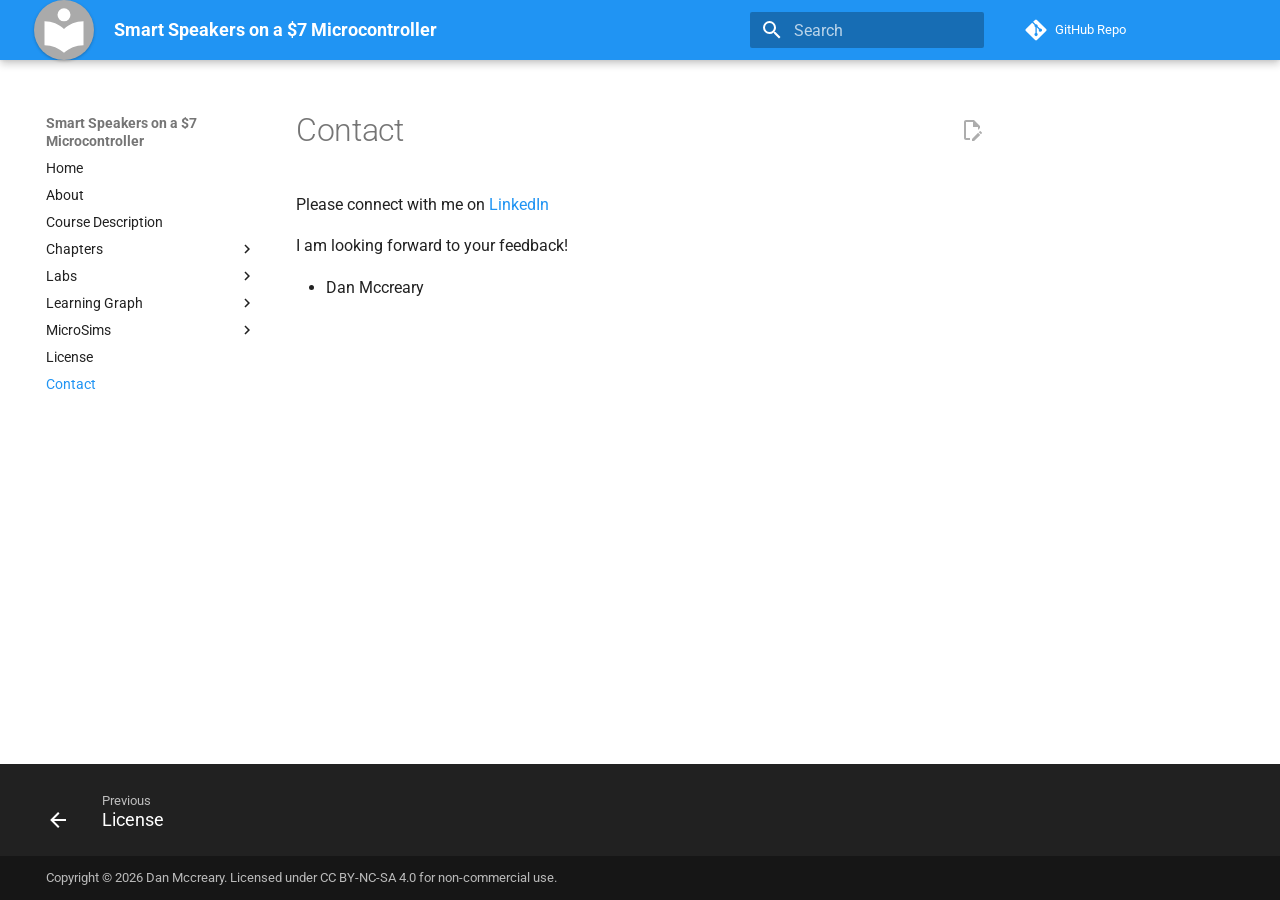
<file: contact/index.html>
<!doctype html>
<html lang="en" class="no-js">
  <head>
    
      <meta charset="utf-8">
      <meta name="viewport" content="width=device-width,initial-scale=1">
      
        <meta name="description" content="A hands-on follow-on course that turns a wake-word detector into a cloud-connected smart speaker on a Pico 2 W.">
      
      
        <meta name="author" content="Dan Mccreary">
      
      
        <link rel="canonical" href="https://dmccreary.github.io/wake-word-detection/contact/">
      
      
        <link rel="prev" href="../license/">
      
      
      
      <link rel="icon" href="../assets/images/favicon.png">
      <meta name="generator" content="mkdocs-1.6.1, mkdocs-material-9.6.12">
    
    
      
        <title>Contact - Smart Speakers on a $7 Microcontroller</title>
      
    
    
      <link rel="stylesheet" href="../assets/stylesheets/main.2afb09e1.min.css">
      
        
        <link rel="stylesheet" href="../assets/stylesheets/palette.06af60db.min.css">
      
      


    
    
      
    
    
      
        
        
        <link rel="preconnect" href="https://fonts.gstatic.com" crossorigin>
        <link rel="stylesheet" href="https://fonts.googleapis.com/css?family=Roboto:300,300i,400,400i,700,700i%7CRoboto+Mono:400,400i,700,700i&display=fallback">
        <style>:root{--md-text-font:"Roboto";--md-code-font:"Roboto Mono"}</style>
      
    
    
      <link rel="stylesheet" href="../css/extra.css">
    
    <script>__md_scope=new URL("..",location),__md_hash=e=>[...e].reduce(((e,_)=>(e<<5)-e+_.charCodeAt(0)),0),__md_get=(e,_=localStorage,t=__md_scope)=>JSON.parse(_.getItem(t.pathname+"."+e)),__md_set=(e,_,t=localStorage,a=__md_scope)=>{try{t.setItem(a.pathname+"."+e,JSON.stringify(_))}catch(e){}}</script>
    
      

    
    
    
  </head>
  
  
    
    
    
    
    
    <body dir="ltr" data-md-color-scheme="default" data-md-color-primary="blue" data-md-color-accent="deep-orange">
  
    
    <input class="md-toggle" data-md-toggle="drawer" type="checkbox" id="__drawer" autocomplete="off">
    <input class="md-toggle" data-md-toggle="search" type="checkbox" id="__search" autocomplete="off">
    <label class="md-overlay" for="__drawer"></label>
    <div data-md-component="skip">
      
        
        <a href="#contact" class="md-skip">
          Skip to content
        </a>
      
    </div>
    <div data-md-component="announce">
      
    </div>
    
    
      

  

<header class="md-header md-header--shadow" data-md-component="header">
  <nav class="md-header__inner md-grid" aria-label="Header">
    <a href=".." title="Smart Speakers on a $7 Microcontroller" class="md-header__button md-logo" aria-label="Smart Speakers on a $7 Microcontroller" data-md-component="logo">
      
  
  <svg xmlns="http://www.w3.org/2000/svg" viewBox="0 0 24 24"><path d="M12 8a3 3 0 0 0 3-3 3 3 0 0 0-3-3 3 3 0 0 0-3 3 3 3 0 0 0 3 3m0 3.54C9.64 9.35 6.5 8 3 8v11c3.5 0 6.64 1.35 9 3.54 2.36-2.19 5.5-3.54 9-3.54V8c-3.5 0-6.64 1.35-9 3.54"/></svg>

    </a>
    <label class="md-header__button md-icon" for="__drawer">
      
      <svg xmlns="http://www.w3.org/2000/svg" viewBox="0 0 24 24"><path d="M3 6h18v2H3zm0 5h18v2H3zm0 5h18v2H3z"/></svg>
    </label>
    <div class="md-header__title" data-md-component="header-title">
      <div class="md-header__ellipsis">
        <div class="md-header__topic">
          <span class="md-ellipsis">
            Smart Speakers on a $7 Microcontroller
          </span>
        </div>
        <div class="md-header__topic" data-md-component="header-topic">
          <span class="md-ellipsis">
            
              Contact
            
          </span>
        </div>
      </div>
    </div>
    
      
    
    
    
    
      
      
        <label class="md-header__button md-icon" for="__search">
          
          <svg xmlns="http://www.w3.org/2000/svg" viewBox="0 0 24 24"><path d="M9.5 3A6.5 6.5 0 0 1 16 9.5c0 1.61-.59 3.09-1.56 4.23l.27.27h.79l5 5-1.5 1.5-5-5v-.79l-.27-.27A6.52 6.52 0 0 1 9.5 16 6.5 6.5 0 0 1 3 9.5 6.5 6.5 0 0 1 9.5 3m0 2C7 5 5 7 5 9.5S7 14 9.5 14 14 12 14 9.5 12 5 9.5 5"/></svg>
        </label>
        <div class="md-search" data-md-component="search" role="dialog">
  <label class="md-search__overlay" for="__search"></label>
  <div class="md-search__inner" role="search">
    <form class="md-search__form" name="search">
      <input type="text" class="md-search__input" name="query" aria-label="Search" placeholder="Search" autocapitalize="off" autocorrect="off" autocomplete="off" spellcheck="false" data-md-component="search-query" required>
      <label class="md-search__icon md-icon" for="__search">
        
        <svg xmlns="http://www.w3.org/2000/svg" viewBox="0 0 24 24"><path d="M9.5 3A6.5 6.5 0 0 1 16 9.5c0 1.61-.59 3.09-1.56 4.23l.27.27h.79l5 5-1.5 1.5-5-5v-.79l-.27-.27A6.52 6.52 0 0 1 9.5 16 6.5 6.5 0 0 1 3 9.5 6.5 6.5 0 0 1 9.5 3m0 2C7 5 5 7 5 9.5S7 14 9.5 14 14 12 14 9.5 12 5 9.5 5"/></svg>
        
        <svg xmlns="http://www.w3.org/2000/svg" viewBox="0 0 24 24"><path d="M20 11v2H8l5.5 5.5-1.42 1.42L4.16 12l7.92-7.92L13.5 5.5 8 11z"/></svg>
      </label>
      <nav class="md-search__options" aria-label="Search">
        
          <a href="javascript:void(0)" class="md-search__icon md-icon" title="Share" aria-label="Share" data-clipboard data-clipboard-text="" data-md-component="search-share" tabindex="-1">
            
            <svg xmlns="http://www.w3.org/2000/svg" viewBox="0 0 24 24"><path d="M18 16.08c-.76 0-1.44.3-1.96.77L8.91 12.7c.05-.23.09-.46.09-.7s-.04-.47-.09-.7l7.05-4.11c.54.5 1.25.81 2.04.81a3 3 0 0 0 3-3 3 3 0 0 0-3-3 3 3 0 0 0-3 3c0 .24.04.47.09.7L8.04 9.81C7.5 9.31 6.79 9 6 9a3 3 0 0 0-3 3 3 3 0 0 0 3 3c.79 0 1.5-.31 2.04-.81l7.12 4.15c-.05.21-.08.43-.08.66 0 1.61 1.31 2.91 2.92 2.91s2.92-1.3 2.92-2.91A2.92 2.92 0 0 0 18 16.08"/></svg>
          </a>
        
        <button type="reset" class="md-search__icon md-icon" title="Clear" aria-label="Clear" tabindex="-1">
          
          <svg xmlns="http://www.w3.org/2000/svg" viewBox="0 0 24 24"><path d="M19 6.41 17.59 5 12 10.59 6.41 5 5 6.41 10.59 12 5 17.59 6.41 19 12 13.41 17.59 19 19 17.59 13.41 12z"/></svg>
        </button>
      </nav>
      
        <div class="md-search__suggest" data-md-component="search-suggest"></div>
      
    </form>
    <div class="md-search__output">
      <div class="md-search__scrollwrap" tabindex="0" data-md-scrollfix>
        <div class="md-search-result" data-md-component="search-result">
          <div class="md-search-result__meta">
            Initializing search
          </div>
          <ol class="md-search-result__list" role="presentation"></ol>
        </div>
      </div>
    </div>
  </div>
</div>
      
    
    
      <div class="md-header__source">
        <a href="https://github.com/dmccreary/wake-word-detection" title="Go to repository" class="md-source" data-md-component="source">
  <div class="md-source__icon md-icon">
    
    <svg xmlns="http://www.w3.org/2000/svg" viewBox="0 0 448 512"><!--! Font Awesome Free 6.7.2 by @fontawesome - https://fontawesome.com License - https://fontawesome.com/license/free (Icons: CC BY 4.0, Fonts: SIL OFL 1.1, Code: MIT License) Copyright 2024 Fonticons, Inc.--><path d="M439.55 236.05 244 40.45a28.87 28.87 0 0 0-40.81 0l-40.66 40.63 51.52 51.52c27.06-9.14 52.68 16.77 43.39 43.68l49.66 49.66c34.23-11.8 61.18 31 35.47 56.69-26.49 26.49-70.21-2.87-56-37.34L240.22 199v121.85c25.3 12.54 22.26 41.85 9.08 55a34.34 34.34 0 0 1-48.55 0c-17.57-17.6-11.07-46.91 11.25-56v-123c-20.8-8.51-24.6-30.74-18.64-45L142.57 101 8.45 235.14a28.86 28.86 0 0 0 0 40.81l195.61 195.6a28.86 28.86 0 0 0 40.8 0l194.69-194.69a28.86 28.86 0 0 0 0-40.81"/></svg>
  </div>
  <div class="md-source__repository">
    GitHub Repo
  </div>
</a>
      </div>
    
  </nav>
  
</header>
    
    <div class="md-container" data-md-component="container">
      
      
        
          
        
      
      <main class="md-main" data-md-component="main">
        <div class="md-main__inner md-grid">
          
            
              
              <div class="md-sidebar md-sidebar--primary" data-md-component="sidebar" data-md-type="navigation" >
                <div class="md-sidebar__scrollwrap">
                  <div class="md-sidebar__inner">
                    



<nav class="md-nav md-nav--primary" aria-label="Navigation" data-md-level="0">
  <label class="md-nav__title" for="__drawer">
    <a href=".." title="Smart Speakers on a $7 Microcontroller" class="md-nav__button md-logo" aria-label="Smart Speakers on a $7 Microcontroller" data-md-component="logo">
      
  
  <svg xmlns="http://www.w3.org/2000/svg" viewBox="0 0 24 24"><path d="M12 8a3 3 0 0 0 3-3 3 3 0 0 0-3-3 3 3 0 0 0-3 3 3 3 0 0 0 3 3m0 3.54C9.64 9.35 6.5 8 3 8v11c3.5 0 6.64 1.35 9 3.54 2.36-2.19 5.5-3.54 9-3.54V8c-3.5 0-6.64 1.35-9 3.54"/></svg>

    </a>
    Smart Speakers on a $7 Microcontroller
  </label>
  
    <div class="md-nav__source">
      <a href="https://github.com/dmccreary/wake-word-detection" title="Go to repository" class="md-source" data-md-component="source">
  <div class="md-source__icon md-icon">
    
    <svg xmlns="http://www.w3.org/2000/svg" viewBox="0 0 448 512"><!--! Font Awesome Free 6.7.2 by @fontawesome - https://fontawesome.com License - https://fontawesome.com/license/free (Icons: CC BY 4.0, Fonts: SIL OFL 1.1, Code: MIT License) Copyright 2024 Fonticons, Inc.--><path d="M439.55 236.05 244 40.45a28.87 28.87 0 0 0-40.81 0l-40.66 40.63 51.52 51.52c27.06-9.14 52.68 16.77 43.39 43.68l49.66 49.66c34.23-11.8 61.18 31 35.47 56.69-26.49 26.49-70.21-2.87-56-37.34L240.22 199v121.85c25.3 12.54 22.26 41.85 9.08 55a34.34 34.34 0 0 1-48.55 0c-17.57-17.6-11.07-46.91 11.25-56v-123c-20.8-8.51-24.6-30.74-18.64-45L142.57 101 8.45 235.14a28.86 28.86 0 0 0 0 40.81l195.61 195.6a28.86 28.86 0 0 0 40.8 0l194.69-194.69a28.86 28.86 0 0 0 0-40.81"/></svg>
  </div>
  <div class="md-source__repository">
    GitHub Repo
  </div>
</a>
    </div>
  
  <ul class="md-nav__list" data-md-scrollfix>
    
      
      
  
  
  
  
    <li class="md-nav__item">
      <a href=".." class="md-nav__link">
        
  
  
  <span class="md-ellipsis">
    Home
    
  </span>
  

      </a>
    </li>
  

    
      
      
  
  
  
  
    <li class="md-nav__item">
      <a href="../about/" class="md-nav__link">
        
  
  
  <span class="md-ellipsis">
    About
    
  </span>
  

      </a>
    </li>
  

    
      
      
  
  
  
  
    <li class="md-nav__item">
      <a href="../course-description/" class="md-nav__link">
        
  
  
  <span class="md-ellipsis">
    Course Description
    
  </span>
  

      </a>
    </li>
  

    
      
      
  
  
  
  
    
    
      
        
          
        
      
    
    
    
    
      
        
        
      
    
    <li class="md-nav__item md-nav__item--pruned md-nav__item--nested">
      
        
  
  
  
    <a href="../chapters/" class="md-nav__link">
      
  
  
  <span class="md-ellipsis">
    Chapters
    
  </span>
  

      
        <span class="md-nav__icon md-icon"></span>
      
    </a>
  

      
    </li>
  

    
      
      
  
  
  
  
    
    
      
        
          
        
      
    
    
    
    
      
        
        
      
    
    <li class="md-nav__item md-nav__item--pruned md-nav__item--nested">
      
        
  
  
  
    <a href="../labs/01-setup/" class="md-nav__link">
      
  
  
  <span class="md-ellipsis">
    Labs
    
  </span>
  

      
        <span class="md-nav__icon md-icon"></span>
      
    </a>
  

      
    </li>
  

    
      
      
  
  
  
  
    
    
      
        
          
        
      
        
      
    
    
    
    
      
        
        
      
    
    <li class="md-nav__item md-nav__item--pruned md-nav__item--nested">
      
        
  
  
  
    <a href="../learning-graph/" class="md-nav__link">
      
  
  
  <span class="md-ellipsis">
    Learning Graph
    
  </span>
  

      
        <span class="md-nav__icon md-icon"></span>
      
    </a>
  

      
    </li>
  

    
      
      
  
  
  
  
    
    
      
        
          
        
      
    
    
    
    
      
        
        
      
    
    <li class="md-nav__item md-nav__item--pruned md-nav__item--nested">
      
        
  
  
  
    <a href="../sims/" class="md-nav__link">
      
  
  
  <span class="md-ellipsis">
    MicroSims
    
  </span>
  

      
        <span class="md-nav__icon md-icon"></span>
      
    </a>
  

      
    </li>
  

    
      
      
  
  
  
  
    <li class="md-nav__item">
      <a href="../license/" class="md-nav__link">
        
  
  
  <span class="md-ellipsis">
    License
    
  </span>
  

      </a>
    </li>
  

    
      
      
  
  
    
  
  
  
    <li class="md-nav__item md-nav__item--active">
      
      <input class="md-nav__toggle md-toggle" type="checkbox" id="__toc">
      
      
        
      
      
      <a href="./" class="md-nav__link md-nav__link--active">
        
  
  
  <span class="md-ellipsis">
    Contact
    
  </span>
  

      </a>
      
    </li>
  

    
  </ul>
</nav>
                  </div>
                </div>
              </div>
            
            
              
              <div class="md-sidebar md-sidebar--secondary" data-md-component="sidebar" data-md-type="toc" >
                <div class="md-sidebar__scrollwrap">
                  <div class="md-sidebar__inner">
                    

<nav class="md-nav md-nav--secondary" aria-label="Table of contents">
  
  
  
    
  
  
</nav>
                  </div>
                </div>
              </div>
            
          
          
            <div class="md-content" data-md-component="content">
              <article class="md-content__inner md-typeset">
                
                  


  
    <a href="https://github.com/dmccreary/wake-word-detection/blob/main/docs/contact.md" title="Edit this page" class="md-content__button md-icon">
      
      <svg xmlns="http://www.w3.org/2000/svg" viewBox="0 0 24 24"><path d="M10 20H6V4h7v5h5v3.1l2-2V8l-6-6H6c-1.1 0-2 .9-2 2v16c0 1.1.9 2 2 2h4zm10.2-7c.1 0 .3.1.4.2l1.3 1.3c.2.2.2.6 0 .8l-1 1-2.1-2.1 1-1c.1-.1.2-.2.4-.2m0 3.9L14.1 23H12v-2.1l6.1-6.1z"/></svg>
    </a>
  
  


<h1 id="contact">Contact<a class="headerlink" href="#contact" title="Permanent link">&para;</a></h1>
<p>Please connect with me on <a href="https://www.linkedin.com/in/danmccreary/">LinkedIn</a></p>
<p>I am looking forward to your feedback!</p>
<ul>
<li>Dan Mccreary</li>
</ul>












                
              </article>
            </div>
          
          
<script>var target=document.getElementById(location.hash.slice(1));target&&target.name&&(target.checked=target.name.startsWith("__tabbed_"))</script>
        </div>
        
          <button type="button" class="md-top md-icon" data-md-component="top" hidden>
  
  <svg xmlns="http://www.w3.org/2000/svg" viewBox="0 0 24 24"><path d="M13 20h-2V8l-5.5 5.5-1.42-1.42L12 4.16l7.92 7.92-1.42 1.42L13 8z"/></svg>
  Back to top
</button>
        
      </main>
      
        <footer class="md-footer">
  
    
      
      <nav class="md-footer__inner md-grid" aria-label="Footer" >
        
          
          <a href="../license/" class="md-footer__link md-footer__link--prev" aria-label="Previous: License">
            <div class="md-footer__button md-icon">
              
              <svg xmlns="http://www.w3.org/2000/svg" viewBox="0 0 24 24"><path d="M20 11v2H8l5.5 5.5-1.42 1.42L4.16 12l7.92-7.92L13.5 5.5 8 11z"/></svg>
            </div>
            <div class="md-footer__title">
              <span class="md-footer__direction">
                Previous
              </span>
              <div class="md-ellipsis">
                License
              </div>
            </div>
          </a>
        
        
      </nav>
    
  
  <div class="md-footer-meta md-typeset">
    <div class="md-footer-meta__inner md-grid">
      <div class="md-copyright">
  
    <div class="md-copyright__highlight">
      Copyright &copy; 2026 Dan Mccreary. Licensed under <a href="license/">CC BY-NC-SA 4.0</a> for non-commercial use.
    </div>
  
  
</div>
      
    </div>
  </div>
</footer>
      
    </div>
    <div class="md-dialog" data-md-component="dialog">
      <div class="md-dialog__inner md-typeset"></div>
    </div>
    
    
    
      
      <script id="__config" type="application/json">{"base": "..", "features": ["content.code.copy", "content.action.edit", "navigation.expand", "navigation.path", "navigation.prune", "navigation.indexes", "navigation.top", "navigation.footer", "toc.follow", "search.suggest", "search.highlight", "search.share"], "search": "../assets/javascripts/workers/search.f8cc74c7.min.js", "tags": null, "translations": {"clipboard.copied": "Copied to clipboard", "clipboard.copy": "Copy to clipboard", "search.result.more.one": "1 more on this page", "search.result.more.other": "# more on this page", "search.result.none": "No matching documents", "search.result.one": "1 matching document", "search.result.other": "# matching documents", "search.result.placeholder": "Type to start searching", "search.result.term.missing": "Missing", "select.version": "Select version"}, "version": null}</script>
    
    
      <script src="../assets/javascripts/bundle.c8b220af.min.js"></script>
      
    
  </body>
</html>
</file>
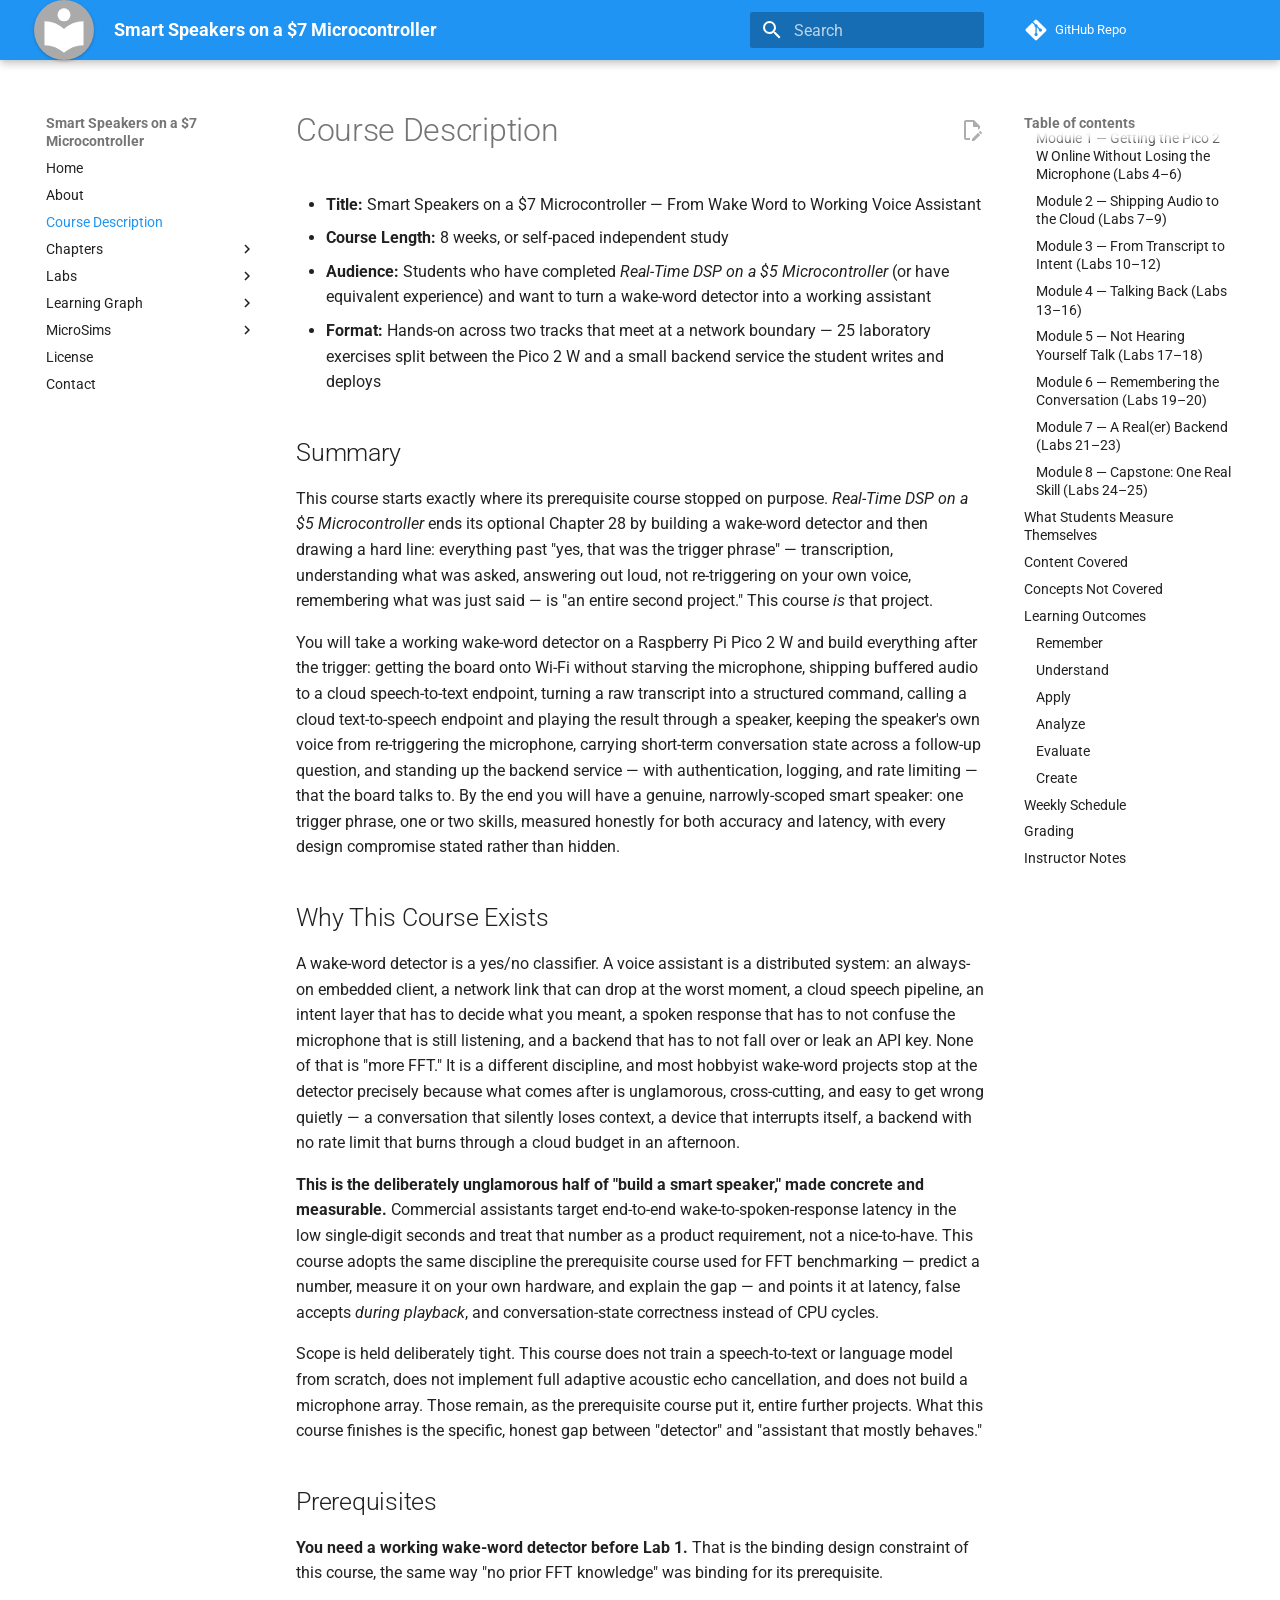
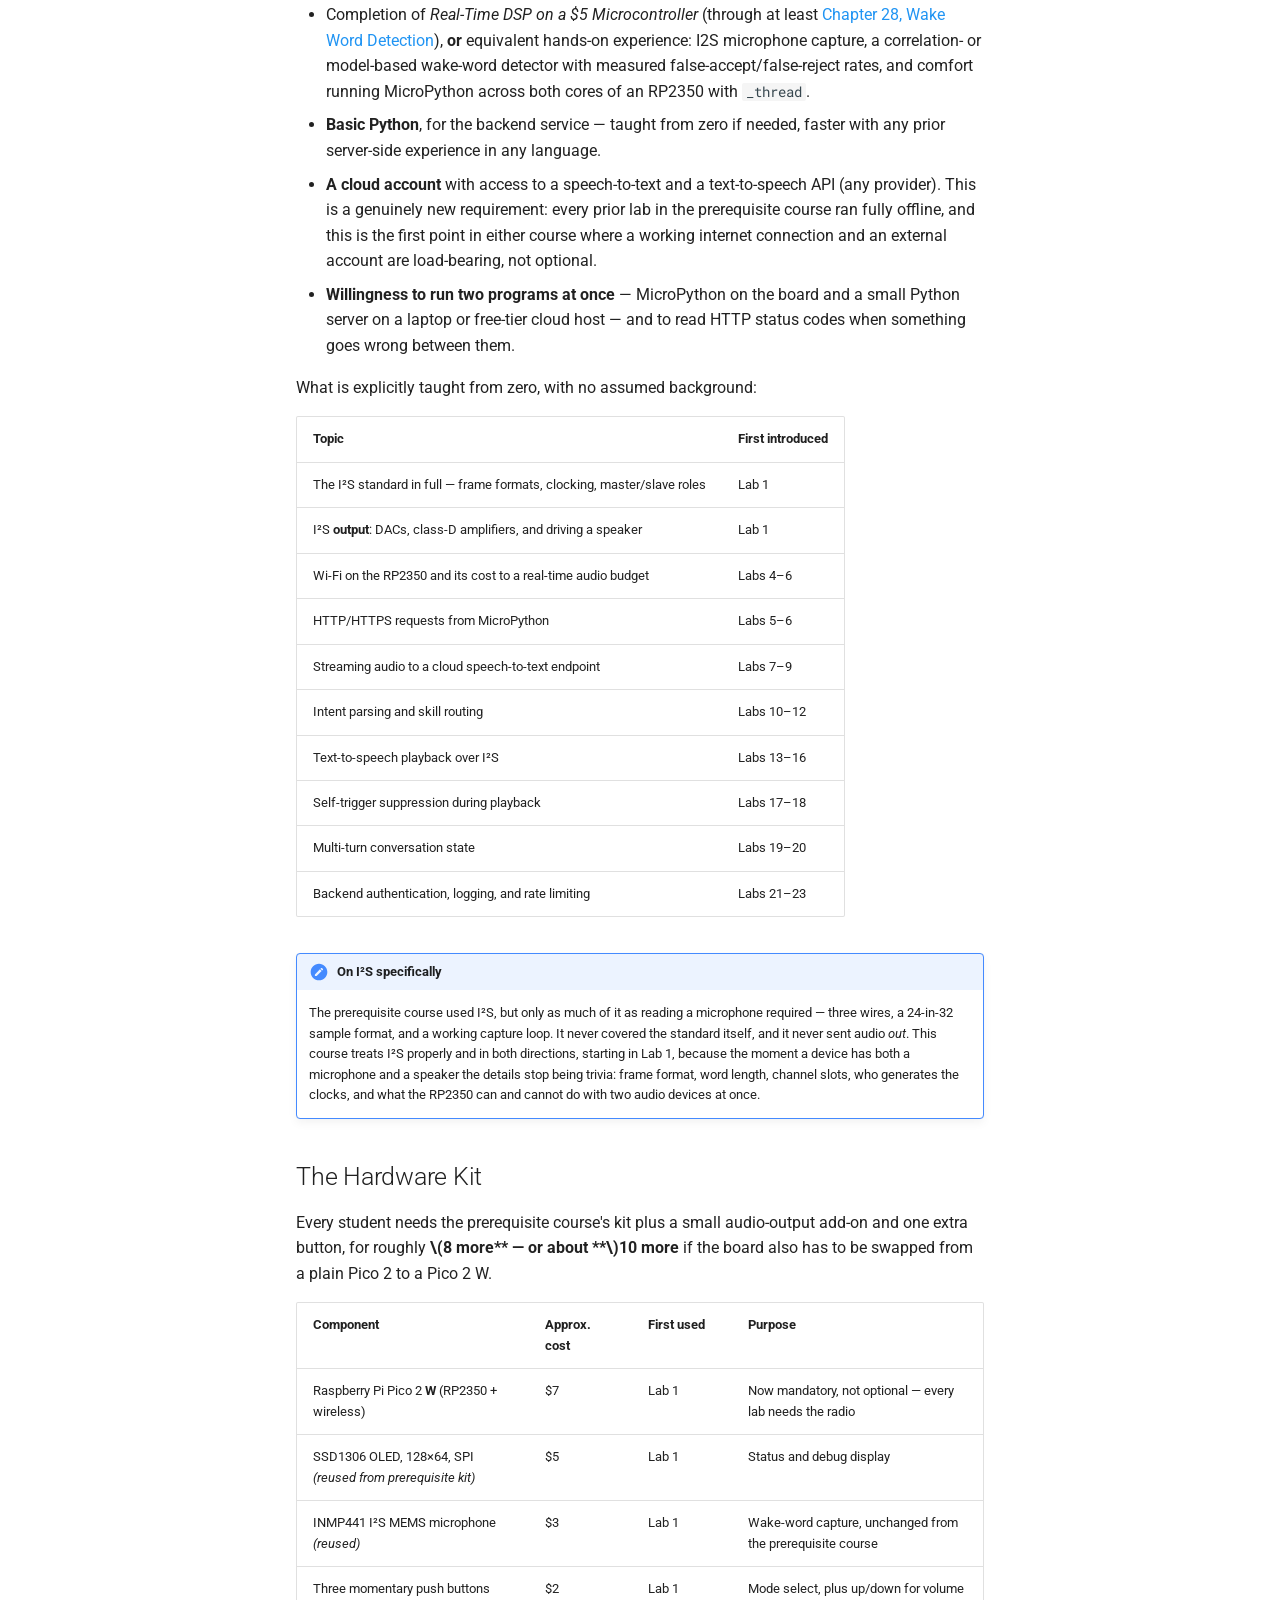
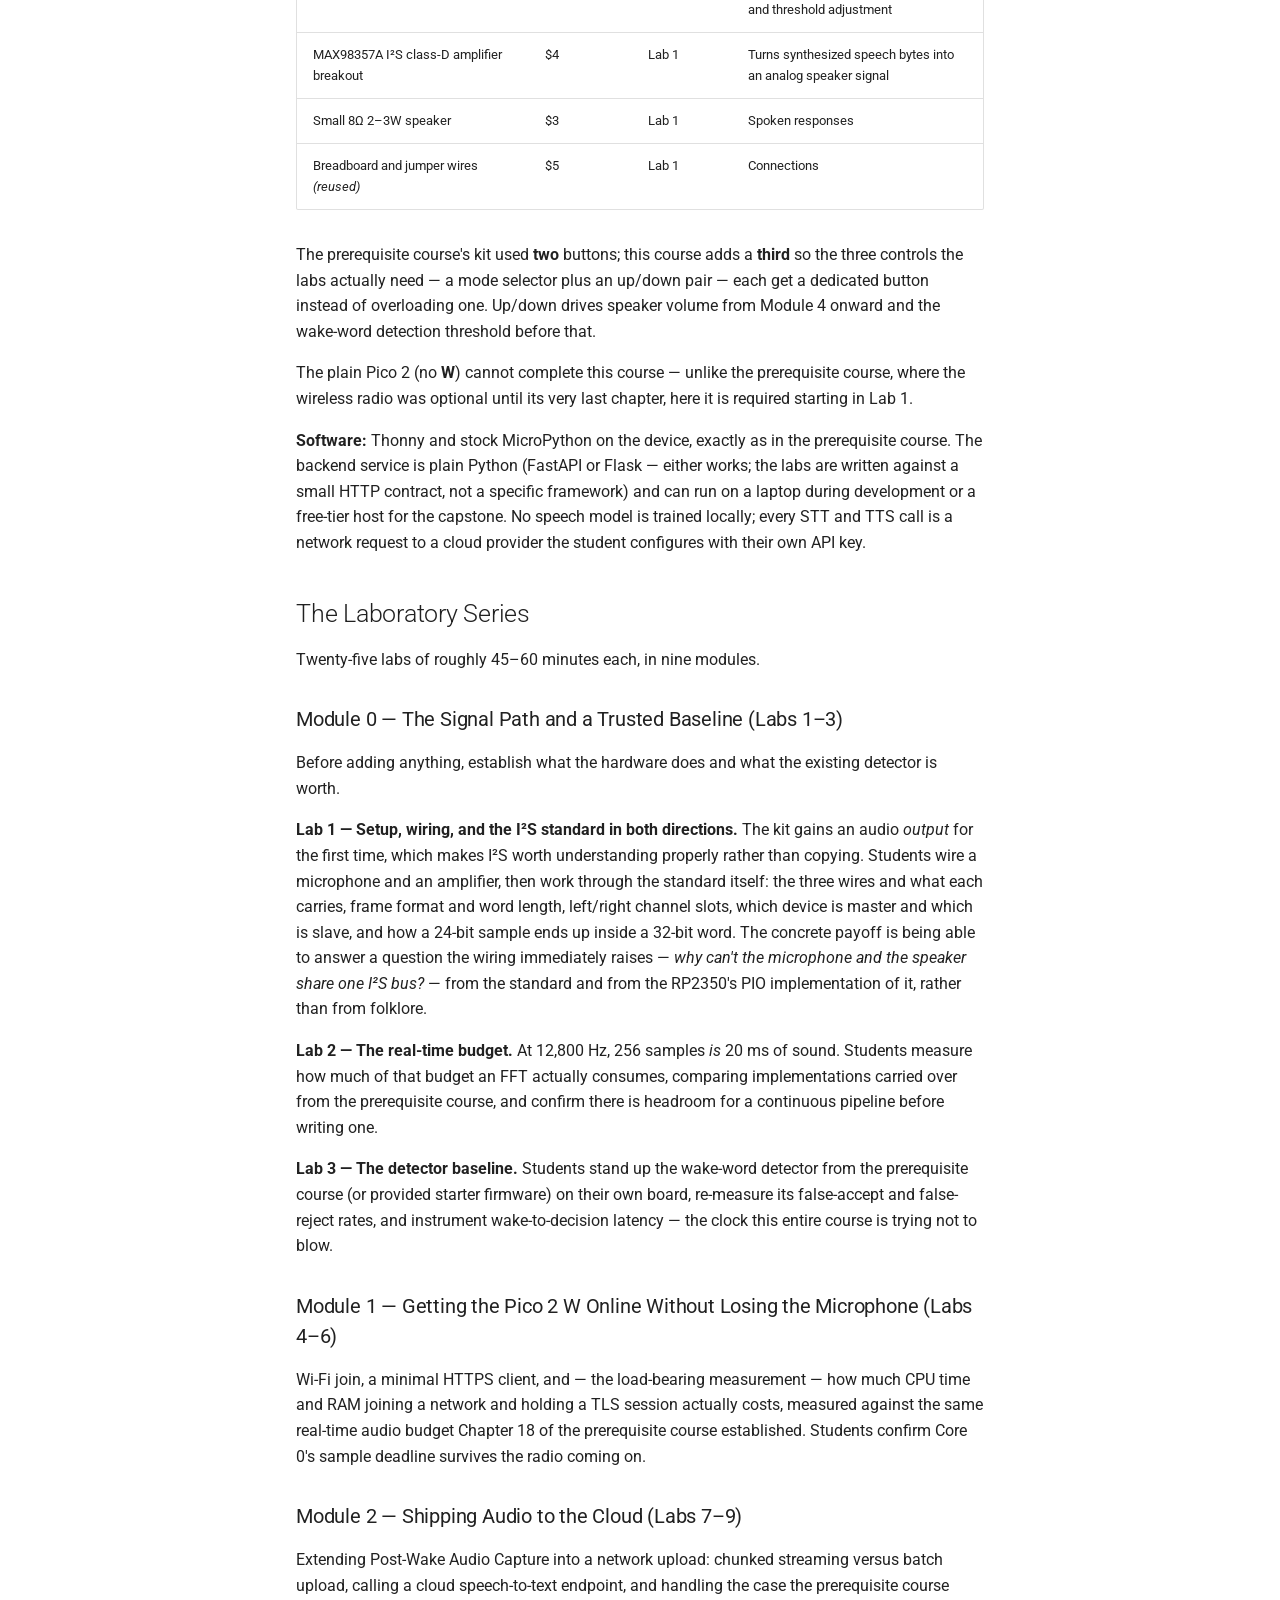
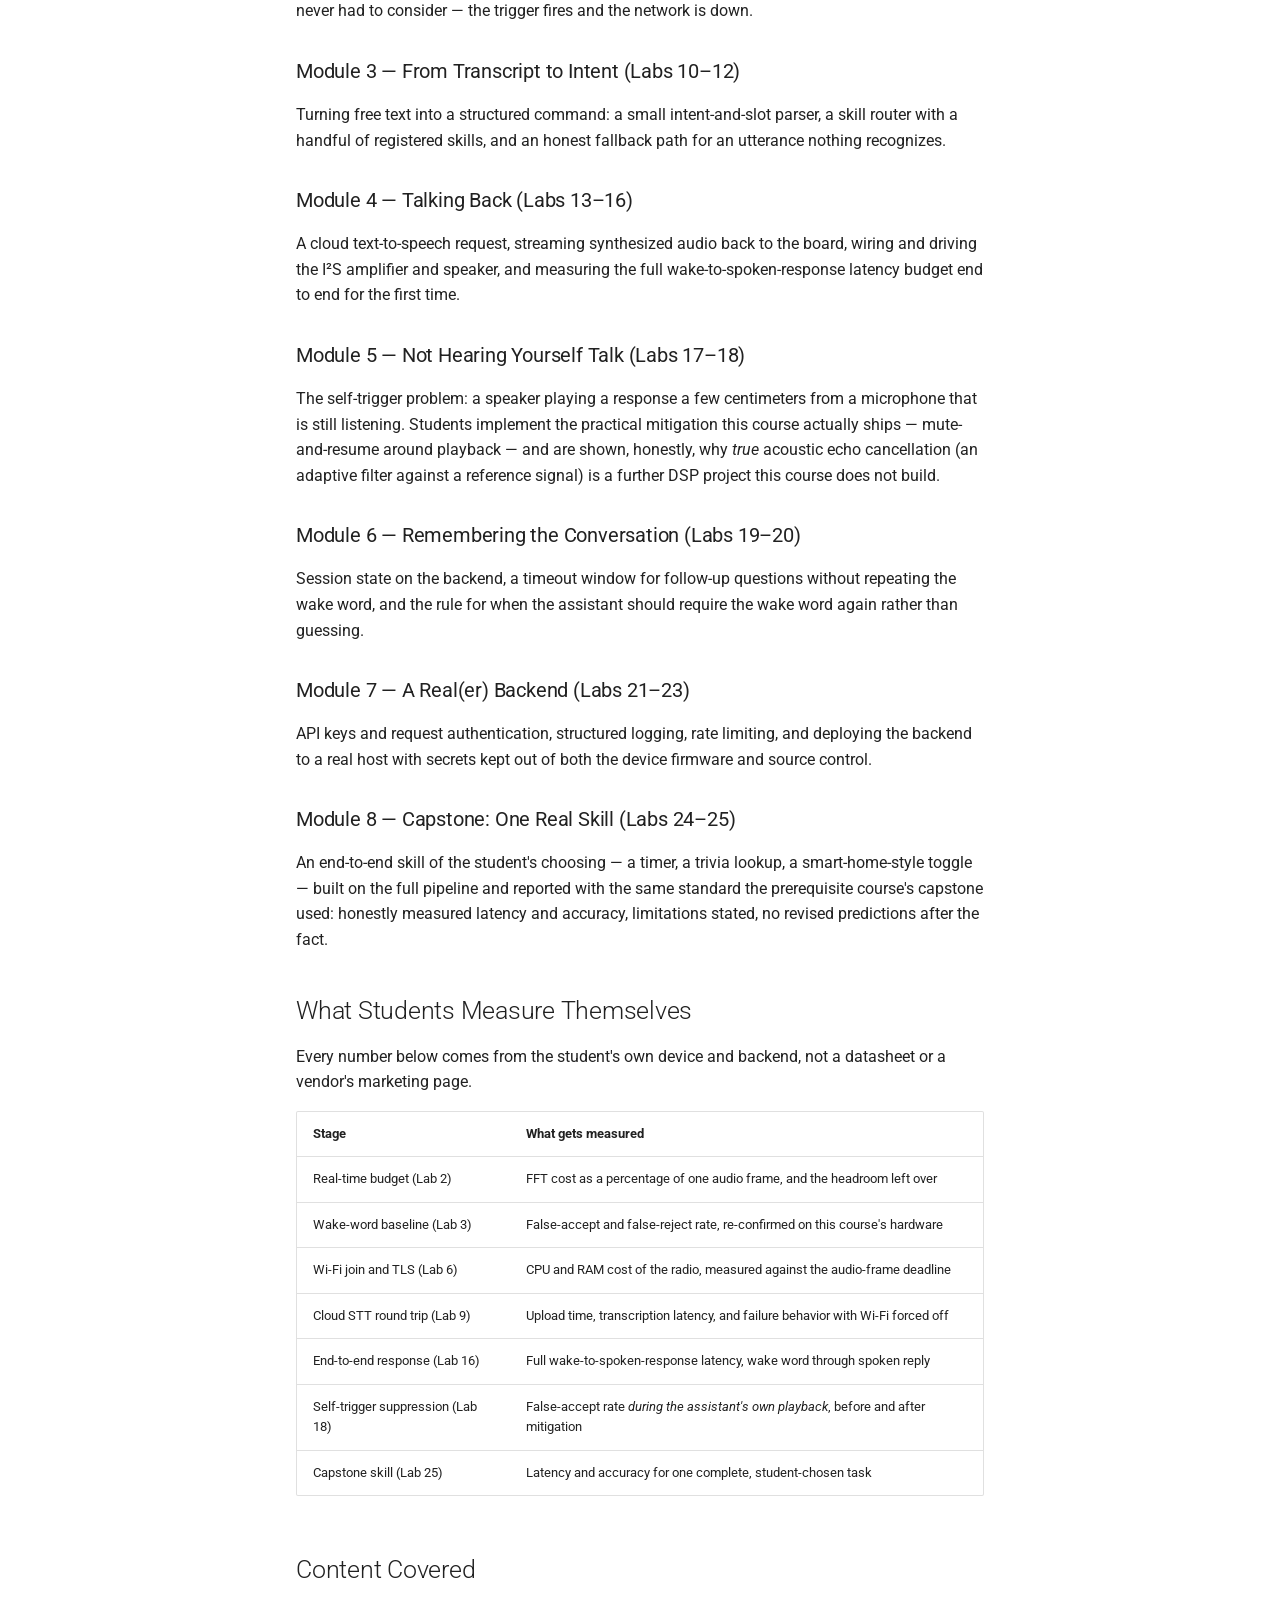
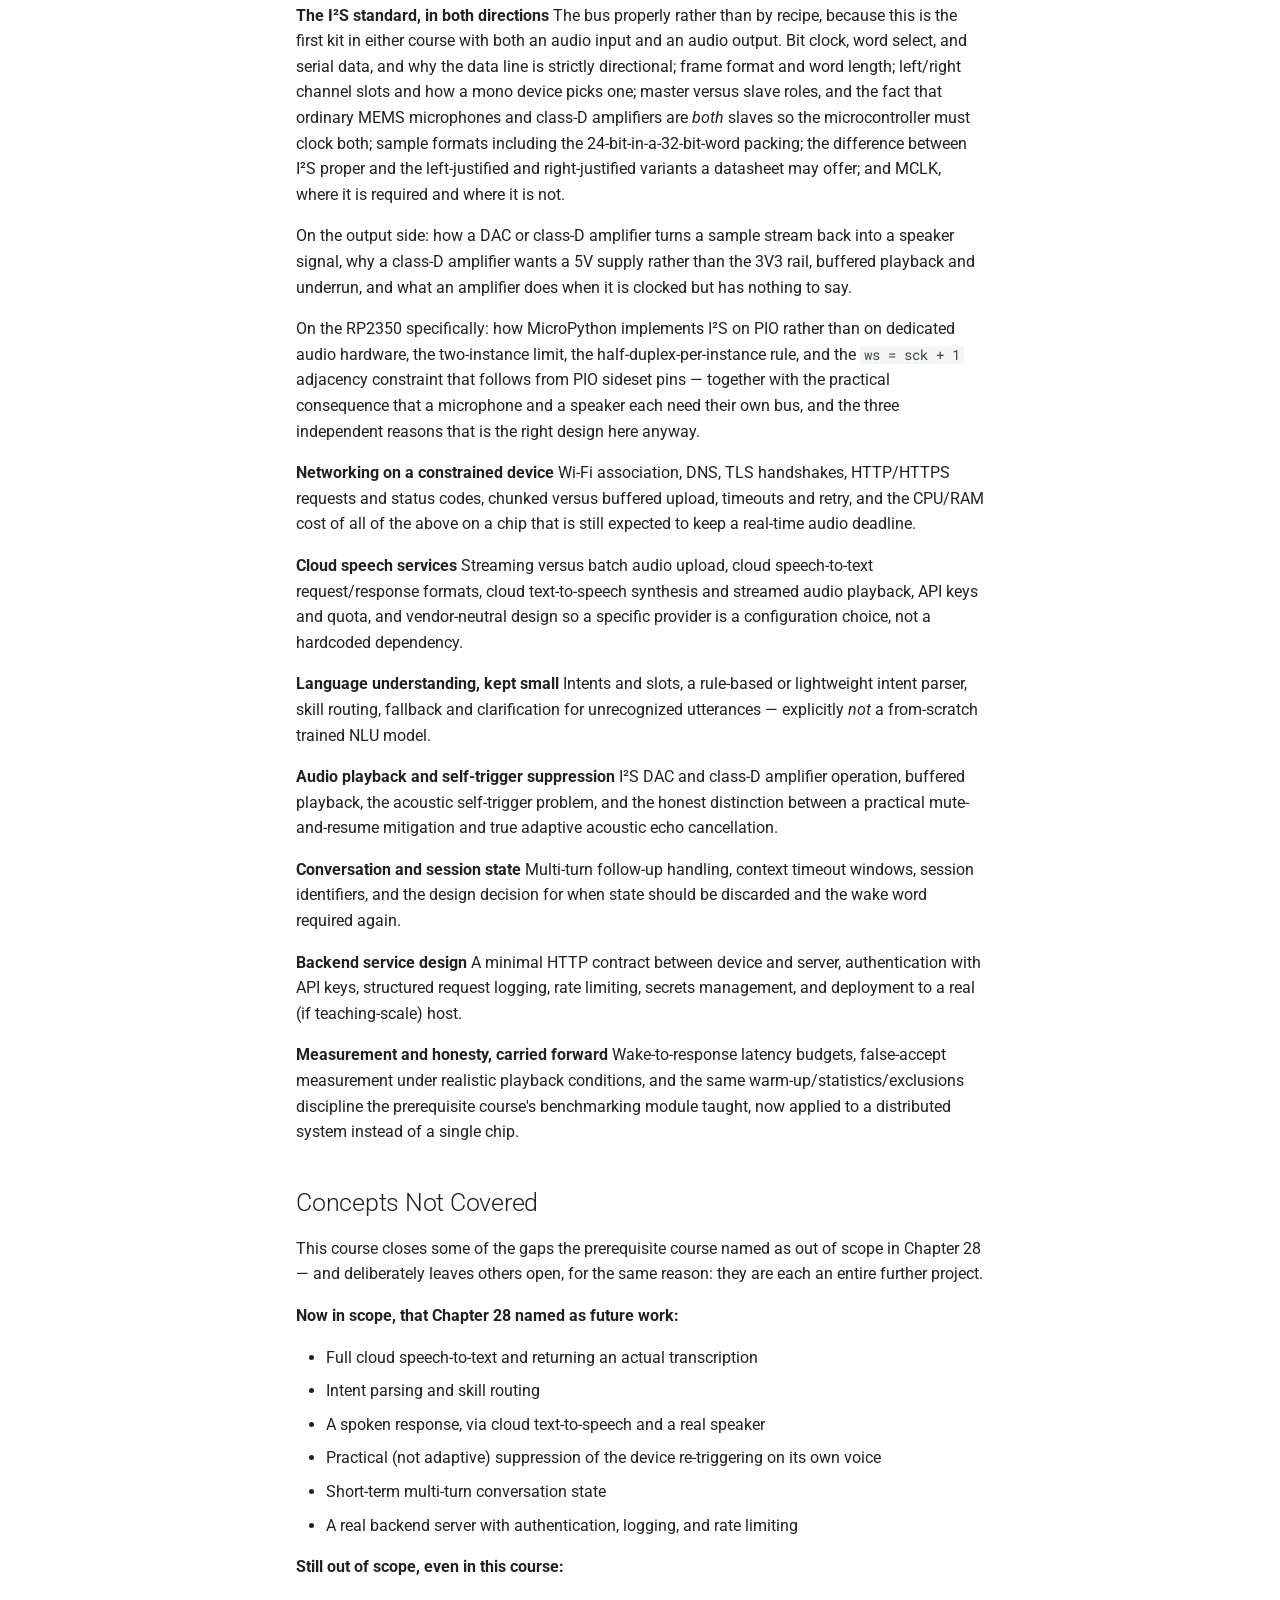
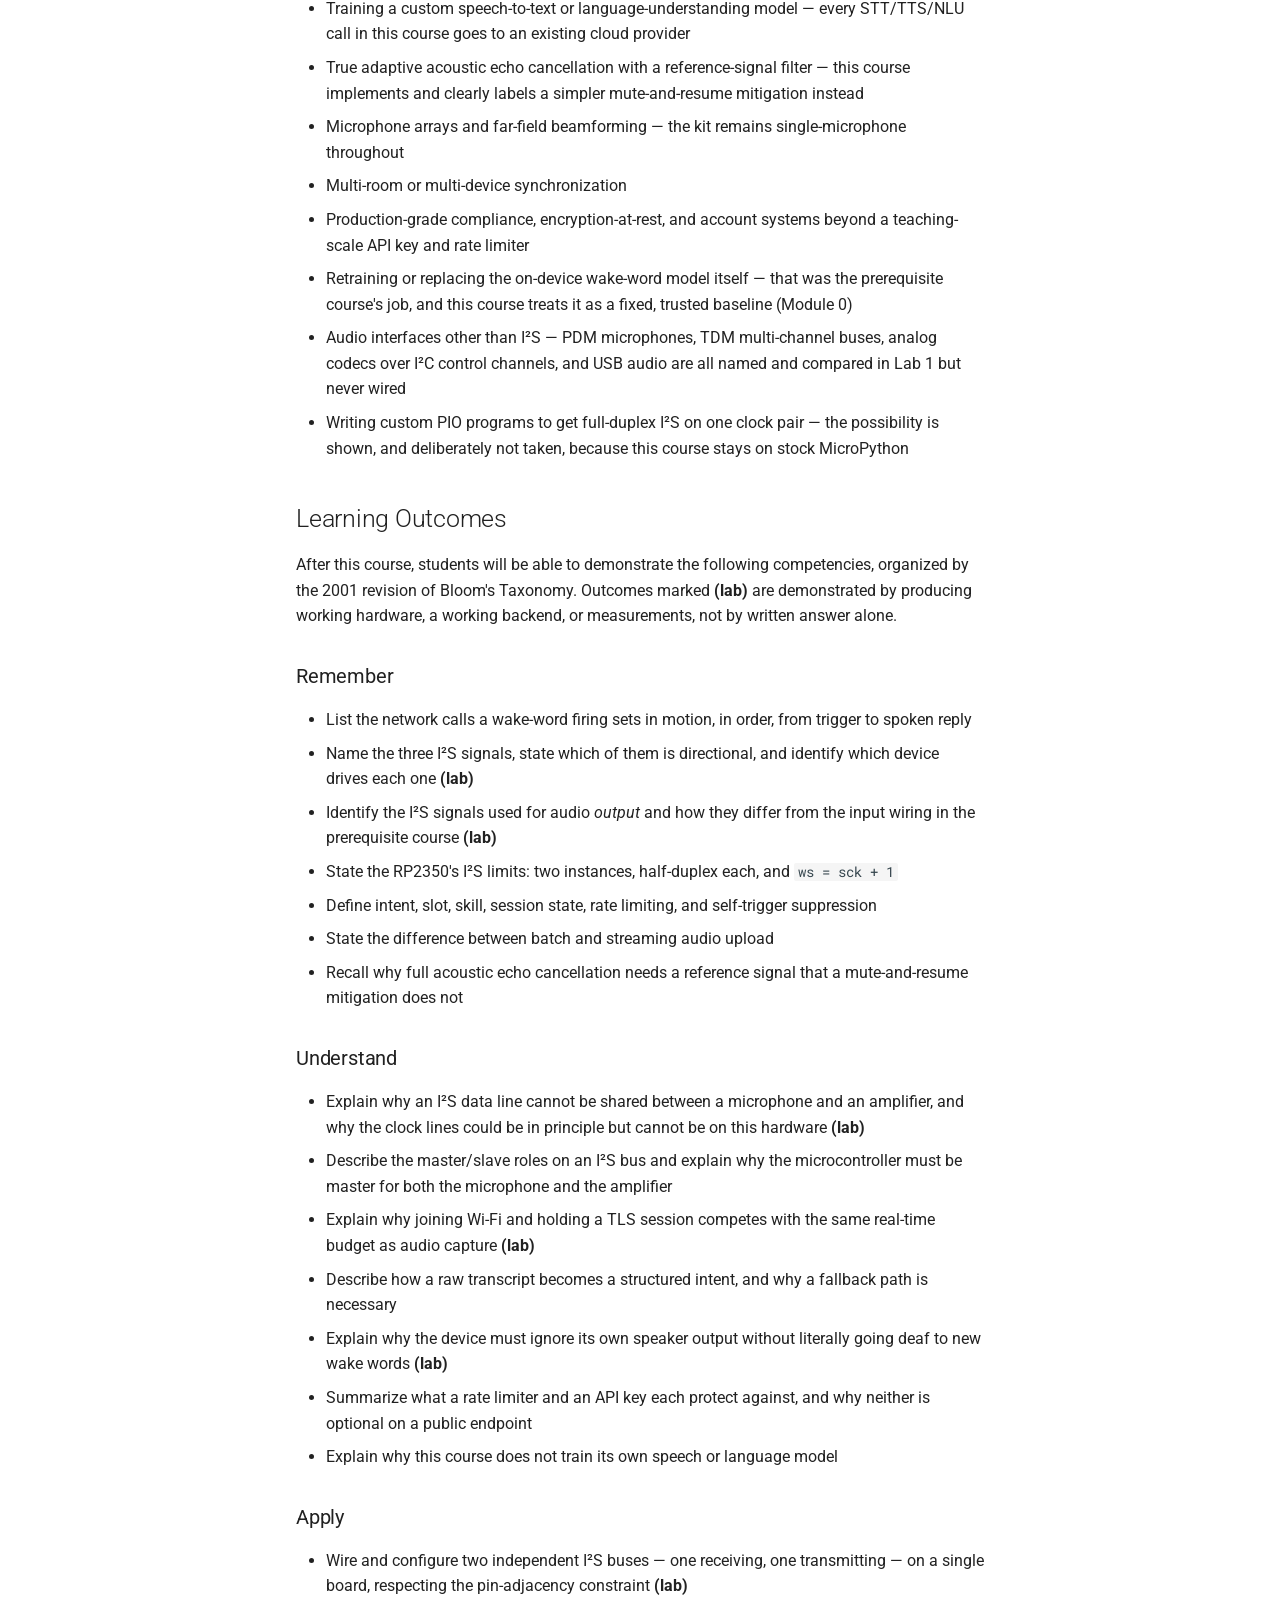
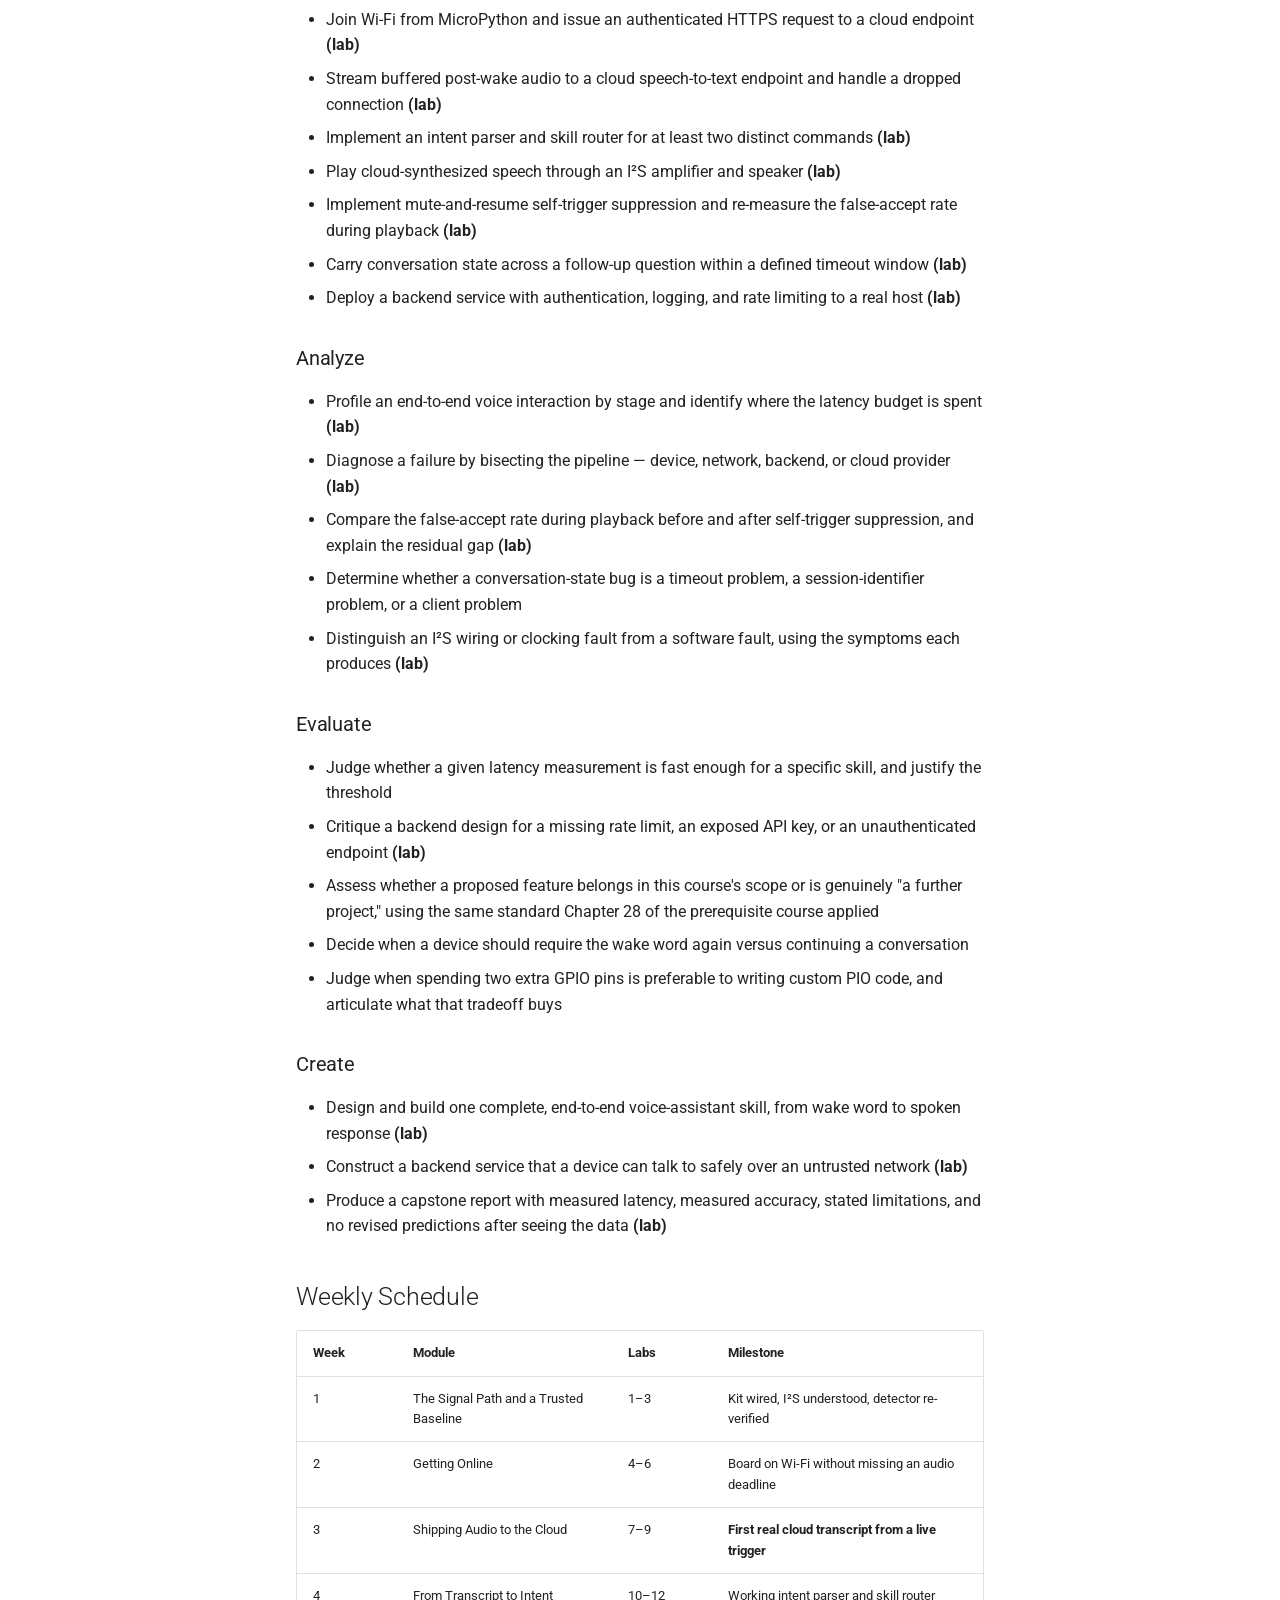
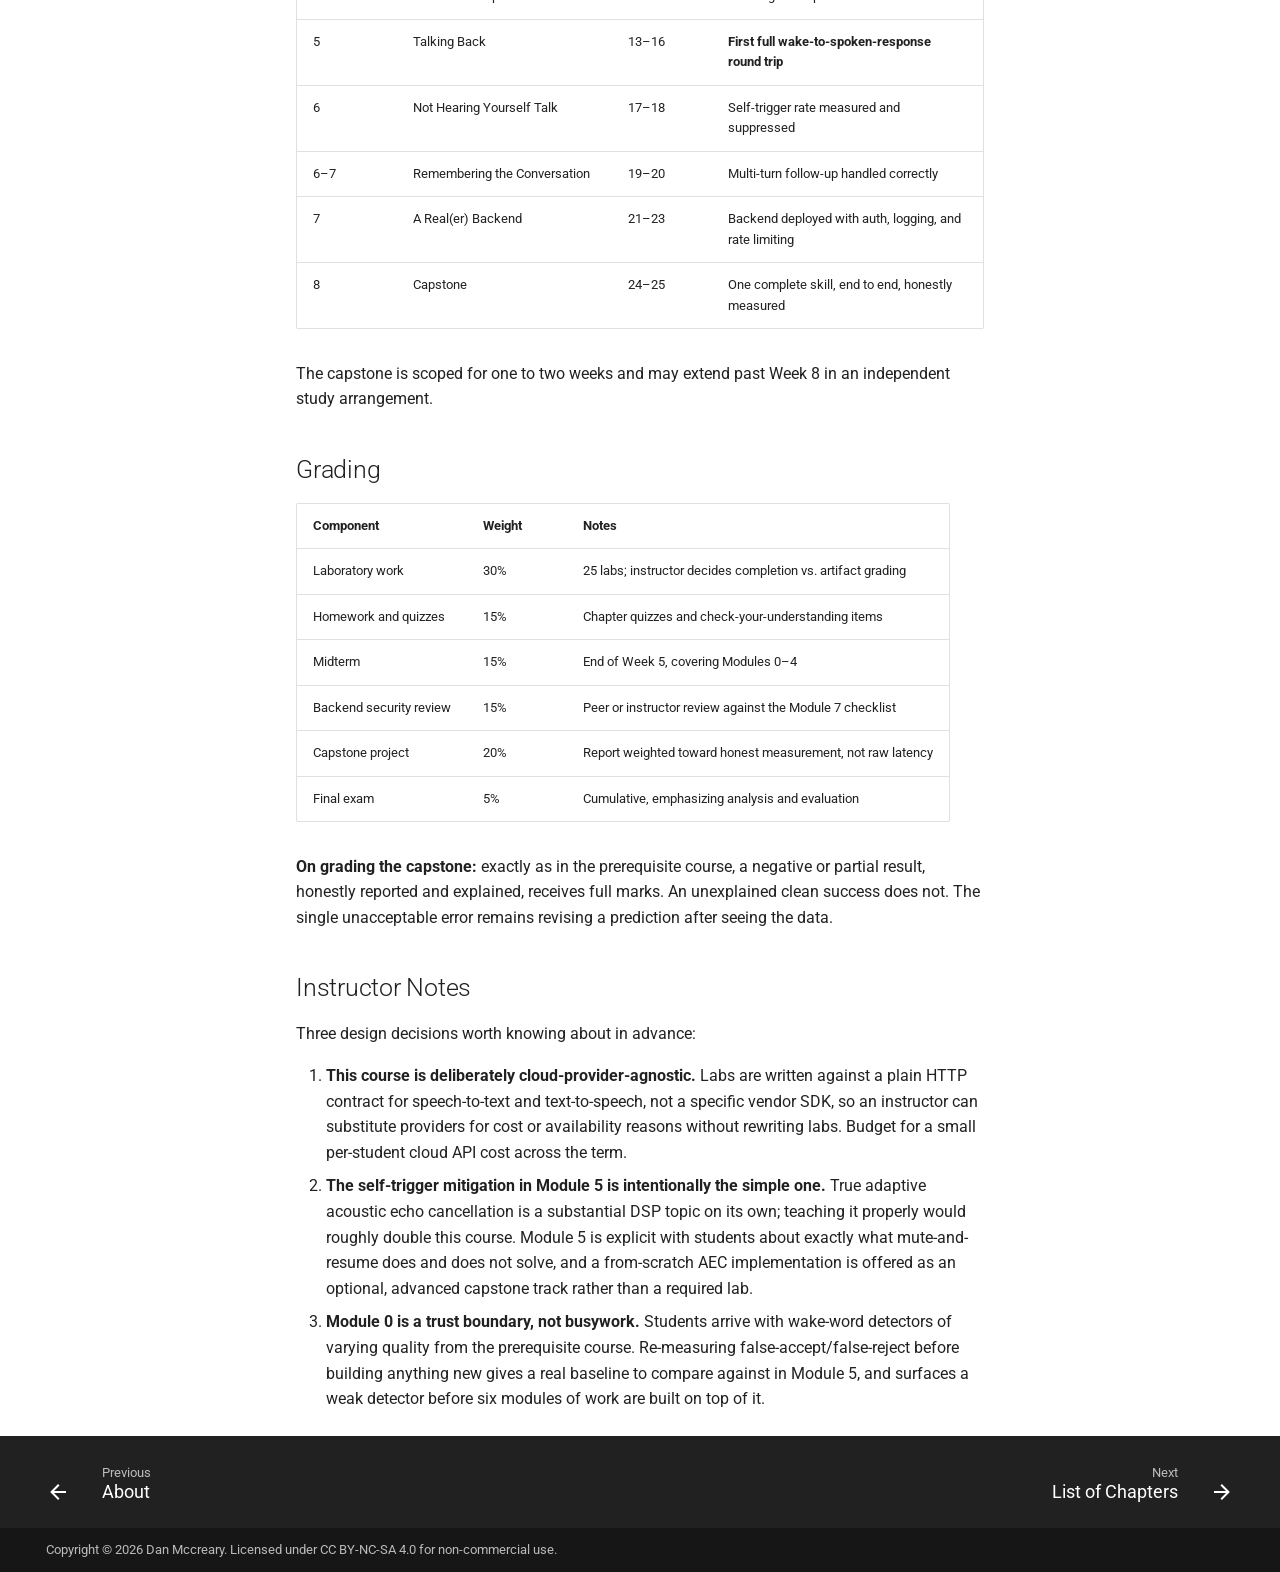
<file: course-description/index.html>
<!doctype html>
<html lang="en" class="no-js">
  <head>
    
      <meta charset="utf-8">
      <meta name="viewport" content="width=device-width,initial-scale=1">
      
        <meta name="description" content="A hands-on follow-on course that turns a bare wake-word detector into a cloud-connected smart speaker on a Pico 2 W">
      
      
        <meta name="author" content="Dan Mccreary">
      
      
        <link rel="canonical" href="https://dmccreary.github.io/wake-word-detection/course-description/">
      
      
        <link rel="prev" href="../about/">
      
      
        <link rel="next" href="../chapters/">
      
      
      <link rel="icon" href="../assets/images/favicon.png">
      <meta name="generator" content="mkdocs-1.6.1, mkdocs-material-9.6.12">
    
    
      
        <title>Course Description - Smart Speakers on a $7 Microcontroller</title>
      
    
    
      <link rel="stylesheet" href="../assets/stylesheets/main.2afb09e1.min.css">
      
        
        <link rel="stylesheet" href="../assets/stylesheets/palette.06af60db.min.css">
      
      


    
    
      
    
    
      
        
        
        <link rel="preconnect" href="https://fonts.gstatic.com" crossorigin>
        <link rel="stylesheet" href="https://fonts.googleapis.com/css?family=Roboto:300,300i,400,400i,700,700i%7CRoboto+Mono:400,400i,700,700i&display=fallback">
        <style>:root{--md-text-font:"Roboto";--md-code-font:"Roboto Mono"}</style>
      
    
    
      <link rel="stylesheet" href="../css/extra.css">
    
    <script>__md_scope=new URL("..",location),__md_hash=e=>[...e].reduce(((e,_)=>(e<<5)-e+_.charCodeAt(0)),0),__md_get=(e,_=localStorage,t=__md_scope)=>JSON.parse(_.getItem(t.pathname+"."+e)),__md_set=(e,_,t=localStorage,a=__md_scope)=>{try{t.setItem(a.pathname+"."+e,JSON.stringify(_))}catch(e){}}</script>
    
      

    
    
    
  </head>
  
  
    
    
    
    
    
    <body dir="ltr" data-md-color-scheme="default" data-md-color-primary="blue" data-md-color-accent="deep-orange">
  
    
    <input class="md-toggle" data-md-toggle="drawer" type="checkbox" id="__drawer" autocomplete="off">
    <input class="md-toggle" data-md-toggle="search" type="checkbox" id="__search" autocomplete="off">
    <label class="md-overlay" for="__drawer"></label>
    <div data-md-component="skip">
      
        
        <a href="#course-description" class="md-skip">
          Skip to content
        </a>
      
    </div>
    <div data-md-component="announce">
      
    </div>
    
    
      

  

<header class="md-header md-header--shadow" data-md-component="header">
  <nav class="md-header__inner md-grid" aria-label="Header">
    <a href=".." title="Smart Speakers on a $7 Microcontroller" class="md-header__button md-logo" aria-label="Smart Speakers on a $7 Microcontroller" data-md-component="logo">
      
  
  <svg xmlns="http://www.w3.org/2000/svg" viewBox="0 0 24 24"><path d="M12 8a3 3 0 0 0 3-3 3 3 0 0 0-3-3 3 3 0 0 0-3 3 3 3 0 0 0 3 3m0 3.54C9.64 9.35 6.5 8 3 8v11c3.5 0 6.64 1.35 9 3.54 2.36-2.19 5.5-3.54 9-3.54V8c-3.5 0-6.64 1.35-9 3.54"/></svg>

    </a>
    <label class="md-header__button md-icon" for="__drawer">
      
      <svg xmlns="http://www.w3.org/2000/svg" viewBox="0 0 24 24"><path d="M3 6h18v2H3zm0 5h18v2H3zm0 5h18v2H3z"/></svg>
    </label>
    <div class="md-header__title" data-md-component="header-title">
      <div class="md-header__ellipsis">
        <div class="md-header__topic">
          <span class="md-ellipsis">
            Smart Speakers on a $7 Microcontroller
          </span>
        </div>
        <div class="md-header__topic" data-md-component="header-topic">
          <span class="md-ellipsis">
            
              Course Description
            
          </span>
        </div>
      </div>
    </div>
    
      
    
    
    
    
      
      
        <label class="md-header__button md-icon" for="__search">
          
          <svg xmlns="http://www.w3.org/2000/svg" viewBox="0 0 24 24"><path d="M9.5 3A6.5 6.5 0 0 1 16 9.5c0 1.61-.59 3.09-1.56 4.23l.27.27h.79l5 5-1.5 1.5-5-5v-.79l-.27-.27A6.52 6.52 0 0 1 9.5 16 6.5 6.5 0 0 1 3 9.5 6.5 6.5 0 0 1 9.5 3m0 2C7 5 5 7 5 9.5S7 14 9.5 14 14 12 14 9.5 12 5 9.5 5"/></svg>
        </label>
        <div class="md-search" data-md-component="search" role="dialog">
  <label class="md-search__overlay" for="__search"></label>
  <div class="md-search__inner" role="search">
    <form class="md-search__form" name="search">
      <input type="text" class="md-search__input" name="query" aria-label="Search" placeholder="Search" autocapitalize="off" autocorrect="off" autocomplete="off" spellcheck="false" data-md-component="search-query" required>
      <label class="md-search__icon md-icon" for="__search">
        
        <svg xmlns="http://www.w3.org/2000/svg" viewBox="0 0 24 24"><path d="M9.5 3A6.5 6.5 0 0 1 16 9.5c0 1.61-.59 3.09-1.56 4.23l.27.27h.79l5 5-1.5 1.5-5-5v-.79l-.27-.27A6.52 6.52 0 0 1 9.5 16 6.5 6.5 0 0 1 3 9.5 6.5 6.5 0 0 1 9.5 3m0 2C7 5 5 7 5 9.5S7 14 9.5 14 14 12 14 9.5 12 5 9.5 5"/></svg>
        
        <svg xmlns="http://www.w3.org/2000/svg" viewBox="0 0 24 24"><path d="M20 11v2H8l5.5 5.5-1.42 1.42L4.16 12l7.92-7.92L13.5 5.5 8 11z"/></svg>
      </label>
      <nav class="md-search__options" aria-label="Search">
        
          <a href="javascript:void(0)" class="md-search__icon md-icon" title="Share" aria-label="Share" data-clipboard data-clipboard-text="" data-md-component="search-share" tabindex="-1">
            
            <svg xmlns="http://www.w3.org/2000/svg" viewBox="0 0 24 24"><path d="M18 16.08c-.76 0-1.44.3-1.96.77L8.91 12.7c.05-.23.09-.46.09-.7s-.04-.47-.09-.7l7.05-4.11c.54.5 1.25.81 2.04.81a3 3 0 0 0 3-3 3 3 0 0 0-3-3 3 3 0 0 0-3 3c0 .24.04.47.09.7L8.04 9.81C7.5 9.31 6.79 9 6 9a3 3 0 0 0-3 3 3 3 0 0 0 3 3c.79 0 1.5-.31 2.04-.81l7.12 4.15c-.05.21-.08.43-.08.66 0 1.61 1.31 2.91 2.92 2.91s2.92-1.3 2.92-2.91A2.92 2.92 0 0 0 18 16.08"/></svg>
          </a>
        
        <button type="reset" class="md-search__icon md-icon" title="Clear" aria-label="Clear" tabindex="-1">
          
          <svg xmlns="http://www.w3.org/2000/svg" viewBox="0 0 24 24"><path d="M19 6.41 17.59 5 12 10.59 6.41 5 5 6.41 10.59 12 5 17.59 6.41 19 12 13.41 17.59 19 19 17.59 13.41 12z"/></svg>
        </button>
      </nav>
      
        <div class="md-search__suggest" data-md-component="search-suggest"></div>
      
    </form>
    <div class="md-search__output">
      <div class="md-search__scrollwrap" tabindex="0" data-md-scrollfix>
        <div class="md-search-result" data-md-component="search-result">
          <div class="md-search-result__meta">
            Initializing search
          </div>
          <ol class="md-search-result__list" role="presentation"></ol>
        </div>
      </div>
    </div>
  </div>
</div>
      
    
    
      <div class="md-header__source">
        <a href="https://github.com/dmccreary/wake-word-detection" title="Go to repository" class="md-source" data-md-component="source">
  <div class="md-source__icon md-icon">
    
    <svg xmlns="http://www.w3.org/2000/svg" viewBox="0 0 448 512"><!--! Font Awesome Free 6.7.2 by @fontawesome - https://fontawesome.com License - https://fontawesome.com/license/free (Icons: CC BY 4.0, Fonts: SIL OFL 1.1, Code: MIT License) Copyright 2024 Fonticons, Inc.--><path d="M439.55 236.05 244 40.45a28.87 28.87 0 0 0-40.81 0l-40.66 40.63 51.52 51.52c27.06-9.14 52.68 16.77 43.39 43.68l49.66 49.66c34.23-11.8 61.18 31 35.47 56.69-26.49 26.49-70.21-2.87-56-37.34L240.22 199v121.85c25.3 12.54 22.26 41.85 9.08 55a34.34 34.34 0 0 1-48.55 0c-17.57-17.6-11.07-46.91 11.25-56v-123c-20.8-8.51-24.6-30.74-18.64-45L142.57 101 8.45 235.14a28.86 28.86 0 0 0 0 40.81l195.61 195.6a28.86 28.86 0 0 0 40.8 0l194.69-194.69a28.86 28.86 0 0 0 0-40.81"/></svg>
  </div>
  <div class="md-source__repository">
    GitHub Repo
  </div>
</a>
      </div>
    
  </nav>
  
</header>
    
    <div class="md-container" data-md-component="container">
      
      
        
          
        
      
      <main class="md-main" data-md-component="main">
        <div class="md-main__inner md-grid">
          
            
              
              <div class="md-sidebar md-sidebar--primary" data-md-component="sidebar" data-md-type="navigation" >
                <div class="md-sidebar__scrollwrap">
                  <div class="md-sidebar__inner">
                    



<nav class="md-nav md-nav--primary" aria-label="Navigation" data-md-level="0">
  <label class="md-nav__title" for="__drawer">
    <a href=".." title="Smart Speakers on a $7 Microcontroller" class="md-nav__button md-logo" aria-label="Smart Speakers on a $7 Microcontroller" data-md-component="logo">
      
  
  <svg xmlns="http://www.w3.org/2000/svg" viewBox="0 0 24 24"><path d="M12 8a3 3 0 0 0 3-3 3 3 0 0 0-3-3 3 3 0 0 0-3 3 3 3 0 0 0 3 3m0 3.54C9.64 9.35 6.5 8 3 8v11c3.5 0 6.64 1.35 9 3.54 2.36-2.19 5.5-3.54 9-3.54V8c-3.5 0-6.64 1.35-9 3.54"/></svg>

    </a>
    Smart Speakers on a $7 Microcontroller
  </label>
  
    <div class="md-nav__source">
      <a href="https://github.com/dmccreary/wake-word-detection" title="Go to repository" class="md-source" data-md-component="source">
  <div class="md-source__icon md-icon">
    
    <svg xmlns="http://www.w3.org/2000/svg" viewBox="0 0 448 512"><!--! Font Awesome Free 6.7.2 by @fontawesome - https://fontawesome.com License - https://fontawesome.com/license/free (Icons: CC BY 4.0, Fonts: SIL OFL 1.1, Code: MIT License) Copyright 2024 Fonticons, Inc.--><path d="M439.55 236.05 244 40.45a28.87 28.87 0 0 0-40.81 0l-40.66 40.63 51.52 51.52c27.06-9.14 52.68 16.77 43.39 43.68l49.66 49.66c34.23-11.8 61.18 31 35.47 56.69-26.49 26.49-70.21-2.87-56-37.34L240.22 199v121.85c25.3 12.54 22.26 41.85 9.08 55a34.34 34.34 0 0 1-48.55 0c-17.57-17.6-11.07-46.91 11.25-56v-123c-20.8-8.51-24.6-30.74-18.64-45L142.57 101 8.45 235.14a28.86 28.86 0 0 0 0 40.81l195.61 195.6a28.86 28.86 0 0 0 40.8 0l194.69-194.69a28.86 28.86 0 0 0 0-40.81"/></svg>
  </div>
  <div class="md-source__repository">
    GitHub Repo
  </div>
</a>
    </div>
  
  <ul class="md-nav__list" data-md-scrollfix>
    
      
      
  
  
  
  
    <li class="md-nav__item">
      <a href=".." class="md-nav__link">
        
  
  
  <span class="md-ellipsis">
    Home
    
  </span>
  

      </a>
    </li>
  

    
      
      
  
  
  
  
    <li class="md-nav__item">
      <a href="../about/" class="md-nav__link">
        
  
  
  <span class="md-ellipsis">
    About
    
  </span>
  

      </a>
    </li>
  

    
      
      
  
  
    
  
  
  
    <li class="md-nav__item md-nav__item--active">
      
      <input class="md-nav__toggle md-toggle" type="checkbox" id="__toc">
      
      
        
      
      
        <label class="md-nav__link md-nav__link--active" for="__toc">
          
  
  
  <span class="md-ellipsis">
    Course Description
    
  </span>
  

          <span class="md-nav__icon md-icon"></span>
        </label>
      
      <a href="./" class="md-nav__link md-nav__link--active">
        
  
  
  <span class="md-ellipsis">
    Course Description
    
  </span>
  

      </a>
      
        

<nav class="md-nav md-nav--secondary" aria-label="Table of contents">
  
  
  
    
  
  
    <label class="md-nav__title" for="__toc">
      <span class="md-nav__icon md-icon"></span>
      Table of contents
    </label>
    <ul class="md-nav__list" data-md-component="toc" data-md-scrollfix>
      
        <li class="md-nav__item">
  <a href="#summary" class="md-nav__link">
    <span class="md-ellipsis">
      Summary
    </span>
  </a>
  
</li>
      
        <li class="md-nav__item">
  <a href="#why-this-course-exists" class="md-nav__link">
    <span class="md-ellipsis">
      Why This Course Exists
    </span>
  </a>
  
</li>
      
        <li class="md-nav__item">
  <a href="#prerequisites" class="md-nav__link">
    <span class="md-ellipsis">
      Prerequisites
    </span>
  </a>
  
</li>
      
        <li class="md-nav__item">
  <a href="#the-hardware-kit" class="md-nav__link">
    <span class="md-ellipsis">
      The Hardware Kit
    </span>
  </a>
  
</li>
      
        <li class="md-nav__item">
  <a href="#the-laboratory-series" class="md-nav__link">
    <span class="md-ellipsis">
      The Laboratory Series
    </span>
  </a>
  
    <nav class="md-nav" aria-label="The Laboratory Series">
      <ul class="md-nav__list">
        
          <li class="md-nav__item">
  <a href="#module-0-the-signal-path-and-a-trusted-baseline-labs-13" class="md-nav__link">
    <span class="md-ellipsis">
      Module 0 — The Signal Path and a Trusted Baseline (Labs 1–3)
    </span>
  </a>
  
</li>
        
          <li class="md-nav__item">
  <a href="#module-1-getting-the-pico-2-w-online-without-losing-the-microphone-labs-46" class="md-nav__link">
    <span class="md-ellipsis">
      Module 1 — Getting the Pico 2 W Online Without Losing the Microphone (Labs 4–6)
    </span>
  </a>
  
</li>
        
          <li class="md-nav__item">
  <a href="#module-2-shipping-audio-to-the-cloud-labs-79" class="md-nav__link">
    <span class="md-ellipsis">
      Module 2 — Shipping Audio to the Cloud (Labs 7–9)
    </span>
  </a>
  
</li>
        
          <li class="md-nav__item">
  <a href="#module-3-from-transcript-to-intent-labs-1012" class="md-nav__link">
    <span class="md-ellipsis">
      Module 3 — From Transcript to Intent (Labs 10–12)
    </span>
  </a>
  
</li>
        
          <li class="md-nav__item">
  <a href="#module-4-talking-back-labs-1316" class="md-nav__link">
    <span class="md-ellipsis">
      Module 4 — Talking Back (Labs 13–16)
    </span>
  </a>
  
</li>
        
          <li class="md-nav__item">
  <a href="#module-5-not-hearing-yourself-talk-labs-1718" class="md-nav__link">
    <span class="md-ellipsis">
      Module 5 — Not Hearing Yourself Talk (Labs 17–18)
    </span>
  </a>
  
</li>
        
          <li class="md-nav__item">
  <a href="#module-6-remembering-the-conversation-labs-1920" class="md-nav__link">
    <span class="md-ellipsis">
      Module 6 — Remembering the Conversation (Labs 19–20)
    </span>
  </a>
  
</li>
        
          <li class="md-nav__item">
  <a href="#module-7-a-realer-backend-labs-2123" class="md-nav__link">
    <span class="md-ellipsis">
      Module 7 — A Real(er) Backend (Labs 21–23)
    </span>
  </a>
  
</li>
        
          <li class="md-nav__item">
  <a href="#module-8-capstone-one-real-skill-labs-2425" class="md-nav__link">
    <span class="md-ellipsis">
      Module 8 — Capstone: One Real Skill (Labs 24–25)
    </span>
  </a>
  
</li>
        
      </ul>
    </nav>
  
</li>
      
        <li class="md-nav__item">
  <a href="#what-students-measure-themselves" class="md-nav__link">
    <span class="md-ellipsis">
      What Students Measure Themselves
    </span>
  </a>
  
</li>
      
        <li class="md-nav__item">
  <a href="#content-covered" class="md-nav__link">
    <span class="md-ellipsis">
      Content Covered
    </span>
  </a>
  
</li>
      
        <li class="md-nav__item">
  <a href="#concepts-not-covered" class="md-nav__link">
    <span class="md-ellipsis">
      Concepts Not Covered
    </span>
  </a>
  
</li>
      
        <li class="md-nav__item">
  <a href="#learning-outcomes" class="md-nav__link">
    <span class="md-ellipsis">
      Learning Outcomes
    </span>
  </a>
  
    <nav class="md-nav" aria-label="Learning Outcomes">
      <ul class="md-nav__list">
        
          <li class="md-nav__item">
  <a href="#remember" class="md-nav__link">
    <span class="md-ellipsis">
      Remember
    </span>
  </a>
  
</li>
        
          <li class="md-nav__item">
  <a href="#understand" class="md-nav__link">
    <span class="md-ellipsis">
      Understand
    </span>
  </a>
  
</li>
        
          <li class="md-nav__item">
  <a href="#apply" class="md-nav__link">
    <span class="md-ellipsis">
      Apply
    </span>
  </a>
  
</li>
        
          <li class="md-nav__item">
  <a href="#analyze" class="md-nav__link">
    <span class="md-ellipsis">
      Analyze
    </span>
  </a>
  
</li>
        
          <li class="md-nav__item">
  <a href="#evaluate" class="md-nav__link">
    <span class="md-ellipsis">
      Evaluate
    </span>
  </a>
  
</li>
        
          <li class="md-nav__item">
  <a href="#create" class="md-nav__link">
    <span class="md-ellipsis">
      Create
    </span>
  </a>
  
</li>
        
      </ul>
    </nav>
  
</li>
      
        <li class="md-nav__item">
  <a href="#weekly-schedule" class="md-nav__link">
    <span class="md-ellipsis">
      Weekly Schedule
    </span>
  </a>
  
</li>
      
        <li class="md-nav__item">
  <a href="#grading" class="md-nav__link">
    <span class="md-ellipsis">
      Grading
    </span>
  </a>
  
</li>
      
        <li class="md-nav__item">
  <a href="#instructor-notes" class="md-nav__link">
    <span class="md-ellipsis">
      Instructor Notes
    </span>
  </a>
  
</li>
      
    </ul>
  
</nav>
      
    </li>
  

    
      
      
  
  
  
  
    
    
      
        
          
        
      
    
    
    
    
      
        
        
      
    
    <li class="md-nav__item md-nav__item--pruned md-nav__item--nested">
      
        
  
  
  
    <a href="../chapters/" class="md-nav__link">
      
  
  
  <span class="md-ellipsis">
    Chapters
    
  </span>
  

      
        <span class="md-nav__icon md-icon"></span>
      
    </a>
  

      
    </li>
  

    
      
      
  
  
  
  
    
    
      
        
          
        
      
    
    
    
    
      
        
        
      
    
    <li class="md-nav__item md-nav__item--pruned md-nav__item--nested">
      
        
  
  
  
    <a href="../labs/01-setup/" class="md-nav__link">
      
  
  
  <span class="md-ellipsis">
    Labs
    
  </span>
  

      
        <span class="md-nav__icon md-icon"></span>
      
    </a>
  

      
    </li>
  

    
      
      
  
  
  
  
    
    
      
        
          
        
      
        
      
    
    
    
    
      
        
        
      
    
    <li class="md-nav__item md-nav__item--pruned md-nav__item--nested">
      
        
  
  
  
    <a href="../learning-graph/" class="md-nav__link">
      
  
  
  <span class="md-ellipsis">
    Learning Graph
    
  </span>
  

      
        <span class="md-nav__icon md-icon"></span>
      
    </a>
  

      
    </li>
  

    
      
      
  
  
  
  
    
    
      
        
          
        
      
    
    
    
    
      
        
        
      
    
    <li class="md-nav__item md-nav__item--pruned md-nav__item--nested">
      
        
  
  
  
    <a href="../sims/" class="md-nav__link">
      
  
  
  <span class="md-ellipsis">
    MicroSims
    
  </span>
  

      
        <span class="md-nav__icon md-icon"></span>
      
    </a>
  

      
    </li>
  

    
      
      
  
  
  
  
    <li class="md-nav__item">
      <a href="../license/" class="md-nav__link">
        
  
  
  <span class="md-ellipsis">
    License
    
  </span>
  

      </a>
    </li>
  

    
      
      
  
  
  
  
    <li class="md-nav__item">
      <a href="../contact/" class="md-nav__link">
        
  
  
  <span class="md-ellipsis">
    Contact
    
  </span>
  

      </a>
    </li>
  

    
  </ul>
</nav>
                  </div>
                </div>
              </div>
            
            
              
              <div class="md-sidebar md-sidebar--secondary" data-md-component="sidebar" data-md-type="toc" >
                <div class="md-sidebar__scrollwrap">
                  <div class="md-sidebar__inner">
                    

<nav class="md-nav md-nav--secondary" aria-label="Table of contents">
  
  
  
    
  
  
    <label class="md-nav__title" for="__toc">
      <span class="md-nav__icon md-icon"></span>
      Table of contents
    </label>
    <ul class="md-nav__list" data-md-component="toc" data-md-scrollfix>
      
        <li class="md-nav__item">
  <a href="#summary" class="md-nav__link">
    <span class="md-ellipsis">
      Summary
    </span>
  </a>
  
</li>
      
        <li class="md-nav__item">
  <a href="#why-this-course-exists" class="md-nav__link">
    <span class="md-ellipsis">
      Why This Course Exists
    </span>
  </a>
  
</li>
      
        <li class="md-nav__item">
  <a href="#prerequisites" class="md-nav__link">
    <span class="md-ellipsis">
      Prerequisites
    </span>
  </a>
  
</li>
      
        <li class="md-nav__item">
  <a href="#the-hardware-kit" class="md-nav__link">
    <span class="md-ellipsis">
      The Hardware Kit
    </span>
  </a>
  
</li>
      
        <li class="md-nav__item">
  <a href="#the-laboratory-series" class="md-nav__link">
    <span class="md-ellipsis">
      The Laboratory Series
    </span>
  </a>
  
    <nav class="md-nav" aria-label="The Laboratory Series">
      <ul class="md-nav__list">
        
          <li class="md-nav__item">
  <a href="#module-0-the-signal-path-and-a-trusted-baseline-labs-13" class="md-nav__link">
    <span class="md-ellipsis">
      Module 0 — The Signal Path and a Trusted Baseline (Labs 1–3)
    </span>
  </a>
  
</li>
        
          <li class="md-nav__item">
  <a href="#module-1-getting-the-pico-2-w-online-without-losing-the-microphone-labs-46" class="md-nav__link">
    <span class="md-ellipsis">
      Module 1 — Getting the Pico 2 W Online Without Losing the Microphone (Labs 4–6)
    </span>
  </a>
  
</li>
        
          <li class="md-nav__item">
  <a href="#module-2-shipping-audio-to-the-cloud-labs-79" class="md-nav__link">
    <span class="md-ellipsis">
      Module 2 — Shipping Audio to the Cloud (Labs 7–9)
    </span>
  </a>
  
</li>
        
          <li class="md-nav__item">
  <a href="#module-3-from-transcript-to-intent-labs-1012" class="md-nav__link">
    <span class="md-ellipsis">
      Module 3 — From Transcript to Intent (Labs 10–12)
    </span>
  </a>
  
</li>
        
          <li class="md-nav__item">
  <a href="#module-4-talking-back-labs-1316" class="md-nav__link">
    <span class="md-ellipsis">
      Module 4 — Talking Back (Labs 13–16)
    </span>
  </a>
  
</li>
        
          <li class="md-nav__item">
  <a href="#module-5-not-hearing-yourself-talk-labs-1718" class="md-nav__link">
    <span class="md-ellipsis">
      Module 5 — Not Hearing Yourself Talk (Labs 17–18)
    </span>
  </a>
  
</li>
        
          <li class="md-nav__item">
  <a href="#module-6-remembering-the-conversation-labs-1920" class="md-nav__link">
    <span class="md-ellipsis">
      Module 6 — Remembering the Conversation (Labs 19–20)
    </span>
  </a>
  
</li>
        
          <li class="md-nav__item">
  <a href="#module-7-a-realer-backend-labs-2123" class="md-nav__link">
    <span class="md-ellipsis">
      Module 7 — A Real(er) Backend (Labs 21–23)
    </span>
  </a>
  
</li>
        
          <li class="md-nav__item">
  <a href="#module-8-capstone-one-real-skill-labs-2425" class="md-nav__link">
    <span class="md-ellipsis">
      Module 8 — Capstone: One Real Skill (Labs 24–25)
    </span>
  </a>
  
</li>
        
      </ul>
    </nav>
  
</li>
      
        <li class="md-nav__item">
  <a href="#what-students-measure-themselves" class="md-nav__link">
    <span class="md-ellipsis">
      What Students Measure Themselves
    </span>
  </a>
  
</li>
      
        <li class="md-nav__item">
  <a href="#content-covered" class="md-nav__link">
    <span class="md-ellipsis">
      Content Covered
    </span>
  </a>
  
</li>
      
        <li class="md-nav__item">
  <a href="#concepts-not-covered" class="md-nav__link">
    <span class="md-ellipsis">
      Concepts Not Covered
    </span>
  </a>
  
</li>
      
        <li class="md-nav__item">
  <a href="#learning-outcomes" class="md-nav__link">
    <span class="md-ellipsis">
      Learning Outcomes
    </span>
  </a>
  
    <nav class="md-nav" aria-label="Learning Outcomes">
      <ul class="md-nav__list">
        
          <li class="md-nav__item">
  <a href="#remember" class="md-nav__link">
    <span class="md-ellipsis">
      Remember
    </span>
  </a>
  
</li>
        
          <li class="md-nav__item">
  <a href="#understand" class="md-nav__link">
    <span class="md-ellipsis">
      Understand
    </span>
  </a>
  
</li>
        
          <li class="md-nav__item">
  <a href="#apply" class="md-nav__link">
    <span class="md-ellipsis">
      Apply
    </span>
  </a>
  
</li>
        
          <li class="md-nav__item">
  <a href="#analyze" class="md-nav__link">
    <span class="md-ellipsis">
      Analyze
    </span>
  </a>
  
</li>
        
          <li class="md-nav__item">
  <a href="#evaluate" class="md-nav__link">
    <span class="md-ellipsis">
      Evaluate
    </span>
  </a>
  
</li>
        
          <li class="md-nav__item">
  <a href="#create" class="md-nav__link">
    <span class="md-ellipsis">
      Create
    </span>
  </a>
  
</li>
        
      </ul>
    </nav>
  
</li>
      
        <li class="md-nav__item">
  <a href="#weekly-schedule" class="md-nav__link">
    <span class="md-ellipsis">
      Weekly Schedule
    </span>
  </a>
  
</li>
      
        <li class="md-nav__item">
  <a href="#grading" class="md-nav__link">
    <span class="md-ellipsis">
      Grading
    </span>
  </a>
  
</li>
      
        <li class="md-nav__item">
  <a href="#instructor-notes" class="md-nav__link">
    <span class="md-ellipsis">
      Instructor Notes
    </span>
  </a>
  
</li>
      
    </ul>
  
</nav>
                  </div>
                </div>
              </div>
            
          
          
            <div class="md-content" data-md-component="content">
              <article class="md-content__inner md-typeset">
                
                  


  
    <a href="https://github.com/dmccreary/wake-word-detection/blob/main/docs/course-description.md" title="Edit this page" class="md-content__button md-icon">
      
      <svg xmlns="http://www.w3.org/2000/svg" viewBox="0 0 24 24"><path d="M10 20H6V4h7v5h5v3.1l2-2V8l-6-6H6c-1.1 0-2 .9-2 2v16c0 1.1.9 2 2 2h4zm10.2-7c.1 0 .3.1.4.2l1.3 1.3c.2.2.2.6 0 .8l-1 1-2.1-2.1 1-1c.1-.1.2-.2.4-.2m0 3.9L14.1 23H12v-2.1l6.1-6.1z"/></svg>
    </a>
  
  


<h1 id="course-description">Course Description<a class="headerlink" href="#course-description" title="Permanent link">&para;</a></h1>
<ul>
<li><strong>Title:</strong> Smart Speakers on a $7 Microcontroller — From Wake Word to Working Voice Assistant</li>
<li><strong>Course Length:</strong> 8 weeks, or self-paced independent study</li>
<li><strong>Audience:</strong> Students who have completed <em>Real-Time DSP on a $5 Microcontroller</em> (or have equivalent experience) and want to turn a wake-word detector into a working assistant</li>
<li><strong>Format:</strong> Hands-on across two tracks that meet at a network boundary — 25 laboratory exercises split between the Pico 2 W and a small backend service the student writes and deploys</li>
</ul>
<h2 id="summary">Summary<a class="headerlink" href="#summary" title="Permanent link">&para;</a></h2>
<p>This course starts exactly where its prerequisite course stopped on purpose. <em>Real-Time DSP on a
$5 Microcontroller</em> ends its optional Chapter 28 by building a wake-word detector and then drawing
a hard line: everything past "yes, that was the trigger phrase" — transcription, understanding
what was asked, answering out loud, not re-triggering on your own voice, remembering what was just
said — is "an entire second project." This course <em>is</em> that project.</p>
<p>You will take a working wake-word detector on a Raspberry Pi Pico 2 W and build everything after
the trigger: getting the board onto Wi-Fi without starving the microphone, shipping buffered audio
to a cloud speech-to-text endpoint, turning a raw transcript into a structured command, calling a
cloud text-to-speech endpoint and playing the result through a speaker, keeping the speaker's own
voice from re-triggering the microphone, carrying short-term conversation state across a follow-up
question, and standing up the backend service — with authentication, logging, and rate limiting —
that the board talks to. By the end you will have a genuine, narrowly-scoped smart speaker: one
trigger phrase, one or two skills, measured honestly for both accuracy and latency, with every
design compromise stated rather than hidden.</p>
<h2 id="why-this-course-exists">Why This Course Exists<a class="headerlink" href="#why-this-course-exists" title="Permanent link">&para;</a></h2>
<p>A wake-word detector is a yes/no classifier. A voice assistant is a distributed system: an
always-on embedded client, a network link that can drop at the worst moment, a cloud speech
pipeline, an intent layer that has to decide what you meant, a spoken response that has to not
confuse the microphone that is still listening, and a backend that has to not fall over or leak an
API key. None of that is "more FFT." It is a different discipline, and most hobbyist wake-word
projects stop at the detector precisely because what comes after is unglamorous, cross-cutting, and
easy to get wrong quietly — a conversation that silently loses context, a device that interrupts
itself, a backend with no rate limit that burns through a cloud budget in an afternoon.</p>
<p><strong>This is the deliberately unglamorous half of "build a smart speaker," made concrete and
measurable.</strong> Commercial assistants target end-to-end wake-to-spoken-response latency in the
low single-digit seconds and treat that number as a product requirement, not a nice-to-have. This
course adopts the same discipline the prerequisite course used for FFT benchmarking — predict a
number, measure it on your own hardware, and explain the gap — and points it at latency, false
accepts <em>during playback</em>, and conversation-state correctness instead of CPU cycles.</p>
<p>Scope is held deliberately tight. This course does not train a speech-to-text or language model
from scratch, does not implement full adaptive acoustic echo cancellation, and does not build a
microphone array. Those remain, as the prerequisite course put it, entire further projects. What
this course finishes is the specific, honest gap between "detector" and "assistant that mostly
behaves."</p>
<h2 id="prerequisites">Prerequisites<a class="headerlink" href="#prerequisites" title="Permanent link">&para;</a></h2>
<p><strong>You need a working wake-word detector before Lab 1.</strong> That is the binding design constraint of
this course, the same way "no prior FFT knowledge" was binding for its prerequisite.</p>
<ul>
<li>Completion of <em>Real-Time DSP on a $5 Microcontroller</em> (through at least <a href="https://dmccreary.github.io/fft-benchmarking/chapters/28-wake-word-detection/">Chapter 28, Wake Word
  Detection</a>),
  <strong>or</strong> equivalent hands-on
  experience: I2S microphone capture, a correlation- or model-based wake-word detector with
  measured false-accept/false-reject rates, and comfort running MicroPython across both cores of an
  RP2350 with <code>_thread</code>.</li>
<li><strong>Basic Python</strong>, for the backend service — taught from zero if needed, faster with any prior
  server-side experience in any language.</li>
<li><strong>A cloud account</strong> with access to a speech-to-text and a text-to-speech API (any provider).
  This is a genuinely new requirement: every prior lab in the prerequisite course ran fully
  offline, and this is the first point in either course where a working internet connection and an
  external account are load-bearing, not optional.</li>
<li><strong>Willingness to run two programs at once</strong> — MicroPython on the board and a small Python server
  on a laptop or free-tier cloud host — and to read HTTP status codes when something goes wrong
  between them.</li>
</ul>
<p>What is explicitly taught from zero, with no assumed background:</p>
<table>
<thead>
<tr>
<th>Topic</th>
<th>First introduced</th>
</tr>
</thead>
<tbody>
<tr>
<td>The I²S standard in full — frame formats, clocking, master/slave roles</td>
<td>Lab 1</td>
</tr>
<tr>
<td>I²S <strong>output</strong>: DACs, class-D amplifiers, and driving a speaker</td>
<td>Lab 1</td>
</tr>
<tr>
<td>Wi-Fi on the RP2350 and its cost to a real-time audio budget</td>
<td>Labs 4–6</td>
</tr>
<tr>
<td>HTTP/HTTPS requests from MicroPython</td>
<td>Labs 5–6</td>
</tr>
<tr>
<td>Streaming audio to a cloud speech-to-text endpoint</td>
<td>Labs 7–9</td>
</tr>
<tr>
<td>Intent parsing and skill routing</td>
<td>Labs 10–12</td>
</tr>
<tr>
<td>Text-to-speech playback over I²S</td>
<td>Labs 13–16</td>
</tr>
<tr>
<td>Self-trigger suppression during playback</td>
<td>Labs 17–18</td>
</tr>
<tr>
<td>Multi-turn conversation state</td>
<td>Labs 19–20</td>
</tr>
<tr>
<td>Backend authentication, logging, and rate limiting</td>
<td>Labs 21–23</td>
</tr>
</tbody>
</table>
<div class="admonition note">
<p class="admonition-title">On I²S specifically</p>
<p>The prerequisite course used I²S, but only as much of it as reading a microphone required —
three wires, a 24-in-32 sample format, and a working capture loop. It never covered the
standard itself, and it never sent audio <em>out</em>. This course treats I²S properly and in both
directions, starting in Lab 1, because the moment a device has both a microphone and a
speaker the details stop being trivia: frame format, word length, channel slots, who
generates the clocks, and what the RP2350 can and cannot do with two audio devices at once.</p>
</div>
<h2 id="the-hardware-kit">The Hardware Kit<a class="headerlink" href="#the-hardware-kit" title="Permanent link">&para;</a></h2>
<p>Every student needs the prerequisite course's kit plus a small audio-output add-on and one extra
button, for roughly <strong><span class="arithmatex">\(8 more** — or about **\)</span>10 more</strong> if the board also has to be swapped from a
plain Pico 2 to a Pico 2 W.</p>
<table>
<thead>
<tr>
<th>Component</th>
<th>Approx. cost</th>
<th>First used</th>
<th>Purpose</th>
</tr>
</thead>
<tbody>
<tr>
<td>Raspberry Pi Pico 2 <strong>W</strong> (RP2350 + wireless)</td>
<td>$7</td>
<td>Lab 1</td>
<td>Now mandatory, not optional — every lab needs the radio</td>
</tr>
<tr>
<td>SSD1306 OLED, 128×64, SPI <em>(reused from prerequisite kit)</em></td>
<td>$5</td>
<td>Lab 1</td>
<td>Status and debug display</td>
</tr>
<tr>
<td>INMP441 I²S MEMS microphone <em>(reused)</em></td>
<td>$3</td>
<td>Lab 1</td>
<td>Wake-word capture, unchanged from the prerequisite course</td>
</tr>
<tr>
<td>Three momentary push buttons</td>
<td>$2</td>
<td>Lab 1</td>
<td>Mode select, plus up/down for volume and threshold adjustment</td>
</tr>
<tr>
<td>MAX98357A I²S class-D amplifier breakout</td>
<td>$4</td>
<td>Lab 1</td>
<td>Turns synthesized speech bytes into an analog speaker signal</td>
</tr>
<tr>
<td>Small 8Ω 2–3W speaker</td>
<td>$3</td>
<td>Lab 1</td>
<td>Spoken responses</td>
</tr>
<tr>
<td>Breadboard and jumper wires <em>(reused)</em></td>
<td>$5</td>
<td>Lab 1</td>
<td>Connections</td>
</tr>
</tbody>
</table>
<p>The prerequisite course's kit used <strong>two</strong> buttons; this course adds a <strong>third</strong> so the three
controls the labs actually need — a mode selector plus an up/down pair — each get a dedicated
button instead of overloading one. Up/down drives speaker volume from Module 4 onward and the
wake-word detection threshold before that.</p>
<p>The plain Pico 2 (no <strong>W</strong>) cannot complete this course — unlike the prerequisite course, where the
wireless radio was optional until its very last chapter, here it is required starting in Lab 1.</p>
<p><strong>Software:</strong> Thonny and stock MicroPython on the device, exactly as in the prerequisite course.
The backend service is plain Python (FastAPI or Flask — either works; the labs are written against
a small HTTP contract, not a specific framework) and can run on a laptop during development or a
free-tier host for the capstone. No speech model is trained locally; every STT and TTS call is a
network request to a cloud provider the student configures with their own API key.</p>
<h2 id="the-laboratory-series">The Laboratory Series<a class="headerlink" href="#the-laboratory-series" title="Permanent link">&para;</a></h2>
<p>Twenty-five labs of roughly 45–60 minutes each, in nine modules.</p>
<h3 id="module-0-the-signal-path-and-a-trusted-baseline-labs-13">Module 0 — The Signal Path and a Trusted Baseline (Labs 1–3)<a class="headerlink" href="#module-0-the-signal-path-and-a-trusted-baseline-labs-13" title="Permanent link">&para;</a></h3>
<p>Before adding anything, establish what the hardware does and what the existing detector is worth.</p>
<p><strong>Lab 1 — Setup, wiring, and the I²S standard in both directions.</strong> The kit gains an audio
<em>output</em> for the first time, which makes I²S worth understanding properly rather than copying.
Students wire a microphone and an amplifier, then work through the standard itself: the three
wires and what each carries, frame format and word length, left/right channel slots, which device
is master and which is slave, and how a 24-bit sample ends up inside a 32-bit word. The concrete
payoff is being able to answer a question the wiring immediately raises — <em>why can't the
microphone and the speaker share one I²S bus?</em> — from the standard and from the RP2350's PIO
implementation of it, rather than from folklore.</p>
<p><strong>Lab 2 — The real-time budget.</strong> At 12,800 Hz, 256 samples <em>is</em> 20 ms of sound. Students measure
how much of that budget an FFT actually consumes, comparing implementations carried over from the
prerequisite course, and confirm there is headroom for a continuous pipeline before writing one.</p>
<p><strong>Lab 3 — The detector baseline.</strong> Students stand up the wake-word detector from the prerequisite
course (or provided starter firmware) on their own board, re-measure its false-accept and
false-reject rates, and instrument wake-to-decision latency — the clock this entire course is
trying not to blow.</p>
<h3 id="module-1-getting-the-pico-2-w-online-without-losing-the-microphone-labs-46">Module 1 — Getting the Pico 2 W Online Without Losing the Microphone (Labs 4–6)<a class="headerlink" href="#module-1-getting-the-pico-2-w-online-without-losing-the-microphone-labs-46" title="Permanent link">&para;</a></h3>
<p>Wi-Fi join, a minimal HTTPS client, and — the load-bearing measurement — how much CPU time and RAM
joining a network and holding a TLS session actually costs, measured against the same real-time
audio budget Chapter 18 of the prerequisite course established. Students confirm Core 0's sample
deadline survives the radio coming on.</p>
<h3 id="module-2-shipping-audio-to-the-cloud-labs-79">Module 2 — Shipping Audio to the Cloud (Labs 7–9)<a class="headerlink" href="#module-2-shipping-audio-to-the-cloud-labs-79" title="Permanent link">&para;</a></h3>
<p>Extending Post-Wake Audio Capture into a network upload: chunked streaming versus batch upload,
calling a cloud speech-to-text endpoint, and handling the case the prerequisite course never had to
consider — the trigger fires and the network is down.</p>
<h3 id="module-3-from-transcript-to-intent-labs-1012">Module 3 — From Transcript to Intent (Labs 10–12)<a class="headerlink" href="#module-3-from-transcript-to-intent-labs-1012" title="Permanent link">&para;</a></h3>
<p>Turning free text into a structured command: a small intent-and-slot parser, a skill router with a
handful of registered skills, and an honest fallback path for an utterance nothing recognizes.</p>
<h3 id="module-4-talking-back-labs-1316">Module 4 — Talking Back (Labs 13–16)<a class="headerlink" href="#module-4-talking-back-labs-1316" title="Permanent link">&para;</a></h3>
<p>A cloud text-to-speech request, streaming synthesized audio back to the board, wiring and driving
the I²S amplifier and speaker, and measuring the full wake-to-spoken-response latency budget
end to end for the first time.</p>
<h3 id="module-5-not-hearing-yourself-talk-labs-1718">Module 5 — Not Hearing Yourself Talk (Labs 17–18)<a class="headerlink" href="#module-5-not-hearing-yourself-talk-labs-1718" title="Permanent link">&para;</a></h3>
<p>The self-trigger problem: a speaker playing a response a few centimeters from a microphone that is
still listening. Students implement the practical mitigation this course actually ships —
mute-and-resume around playback — and are shown, honestly, why <em>true</em> acoustic echo cancellation
(an adaptive filter against a reference signal) is a further DSP project this course does not
build.</p>
<h3 id="module-6-remembering-the-conversation-labs-1920">Module 6 — Remembering the Conversation (Labs 19–20)<a class="headerlink" href="#module-6-remembering-the-conversation-labs-1920" title="Permanent link">&para;</a></h3>
<p>Session state on the backend, a timeout window for follow-up questions without repeating the wake
word, and the rule for when the assistant should require the wake word again rather than guessing.</p>
<h3 id="module-7-a-realer-backend-labs-2123">Module 7 — A Real(er) Backend (Labs 21–23)<a class="headerlink" href="#module-7-a-realer-backend-labs-2123" title="Permanent link">&para;</a></h3>
<p>API keys and request authentication, structured logging, rate limiting, and deploying the backend
to a real host with secrets kept out of both the device firmware and source control.</p>
<h3 id="module-8-capstone-one-real-skill-labs-2425">Module 8 — Capstone: One Real Skill (Labs 24–25)<a class="headerlink" href="#module-8-capstone-one-real-skill-labs-2425" title="Permanent link">&para;</a></h3>
<p>An end-to-end skill of the student's choosing — a timer, a trivia lookup, a smart-home-style
toggle — built on the full pipeline and reported with the same standard the prerequisite course's
capstone used: honestly measured latency and accuracy, limitations stated, no revised predictions
after the fact.</p>
<h2 id="what-students-measure-themselves">What Students Measure Themselves<a class="headerlink" href="#what-students-measure-themselves" title="Permanent link">&para;</a></h2>
<p>Every number below comes from the student's own device and backend, not a datasheet or a vendor's
marketing page.</p>
<table>
<thead>
<tr>
<th>Stage</th>
<th>What gets measured</th>
</tr>
</thead>
<tbody>
<tr>
<td>Real-time budget (Lab 2)</td>
<td>FFT cost as a percentage of one audio frame, and the headroom left over</td>
</tr>
<tr>
<td>Wake-word baseline (Lab 3)</td>
<td>False-accept and false-reject rate, re-confirmed on this course's hardware</td>
</tr>
<tr>
<td>Wi-Fi join and TLS (Lab 6)</td>
<td>CPU and RAM cost of the radio, measured against the audio-frame deadline</td>
</tr>
<tr>
<td>Cloud STT round trip (Lab 9)</td>
<td>Upload time, transcription latency, and failure behavior with Wi-Fi forced off</td>
</tr>
<tr>
<td>End-to-end response (Lab 16)</td>
<td>Full wake-to-spoken-response latency, wake word through spoken reply</td>
</tr>
<tr>
<td>Self-trigger suppression (Lab 18)</td>
<td>False-accept rate <em>during the assistant's own playback</em>, before and after mitigation</td>
</tr>
<tr>
<td>Capstone skill (Lab 25)</td>
<td>Latency and accuracy for one complete, student-chosen task</td>
</tr>
</tbody>
</table>
<h2 id="content-covered">Content Covered<a class="headerlink" href="#content-covered" title="Permanent link">&para;</a></h2>
<p><strong>The I²S standard, in both directions</strong>
The bus properly rather than by recipe, because this is the first kit in either course with both
an audio input and an audio output. Bit clock, word select, and serial data, and why the data line
is strictly directional; frame format and word length; left/right channel slots and how a mono
device picks one; master versus slave roles, and the fact that ordinary MEMS microphones and
class-D amplifiers are <em>both</em> slaves so the microcontroller must clock both; sample formats
including the 24-bit-in-a-32-bit-word packing; the difference between I²S proper and the
left-justified and right-justified variants a datasheet may offer; and MCLK, where it is required
and where it is not.</p>
<p>On the output side: how a DAC or class-D amplifier turns a sample stream back into a speaker
signal, why a class-D amplifier wants a 5V supply rather than the 3V3 rail, buffered playback and
underrun, and what an amplifier does when it is clocked but has nothing to say.</p>
<p>On the RP2350 specifically: how MicroPython implements I²S on PIO rather than on dedicated audio
hardware, the two-instance limit, the half-duplex-per-instance rule, and the <code>ws = sck + 1</code>
adjacency constraint that follows from PIO sideset pins — together with the practical consequence
that a microphone and a speaker each need their own bus, and the three independent reasons that is
the right design here anyway.</p>
<p><strong>Networking on a constrained device</strong>
Wi-Fi association, DNS, TLS handshakes, HTTP/HTTPS requests and status codes, chunked versus
buffered upload, timeouts and retry, and the CPU/RAM cost of all of the above on a chip that is
still expected to keep a real-time audio deadline.</p>
<p><strong>Cloud speech services</strong>
Streaming versus batch audio upload, cloud speech-to-text request/response formats, cloud
text-to-speech synthesis and streamed audio playback, API keys and quota, and vendor-neutral
design so a specific provider is a configuration choice, not a hardcoded dependency.</p>
<p><strong>Language understanding, kept small</strong>
Intents and slots, a rule-based or lightweight intent parser, skill routing, fallback and
clarification for unrecognized utterances — explicitly <em>not</em> a from-scratch trained NLU model.</p>
<p><strong>Audio playback and self-trigger suppression</strong>
I²S DAC and class-D amplifier operation, buffered playback, the acoustic self-trigger problem, and
the honest distinction between a practical mute-and-resume mitigation and true adaptive acoustic
echo cancellation.</p>
<p><strong>Conversation and session state</strong>
Multi-turn follow-up handling, context timeout windows, session identifiers, and the design
decision for when state should be discarded and the wake word required again.</p>
<p><strong>Backend service design</strong>
A minimal HTTP contract between device and server, authentication with API keys, structured
request logging, rate limiting, secrets management, and deployment to a real (if teaching-scale)
host.</p>
<p><strong>Measurement and honesty, carried forward</strong>
Wake-to-response latency budgets, false-accept measurement under realistic playback conditions, and
the same warm-up/statistics/exclusions discipline the prerequisite course's benchmarking module
taught, now applied to a distributed system instead of a single chip.</p>
<h2 id="concepts-not-covered">Concepts Not Covered<a class="headerlink" href="#concepts-not-covered" title="Permanent link">&para;</a></h2>
<p>This course closes some of the gaps the prerequisite course named as out of scope in Chapter 28 —
and deliberately leaves others open, for the same reason: they are each an entire further project.</p>
<p><strong>Now in scope, that Chapter 28 named as future work:</strong></p>
<ul>
<li>Full cloud speech-to-text and returning an actual transcription</li>
<li>Intent parsing and skill routing</li>
<li>A spoken response, via cloud text-to-speech and a real speaker</li>
<li>Practical (not adaptive) suppression of the device re-triggering on its own voice</li>
<li>Short-term multi-turn conversation state</li>
<li>A real backend server with authentication, logging, and rate limiting</li>
</ul>
<p><strong>Still out of scope, even in this course:</strong></p>
<ul>
<li>Training a custom speech-to-text or language-understanding model — every STT/TTS/NLU call in
  this course goes to an existing cloud provider</li>
<li>True adaptive acoustic echo cancellation with a reference-signal filter — this course implements
  and clearly labels a simpler mute-and-resume mitigation instead</li>
<li>Microphone arrays and far-field beamforming — the kit remains single-microphone throughout</li>
<li>Multi-room or multi-device synchronization</li>
<li>Production-grade compliance, encryption-at-rest, and account systems beyond a teaching-scale API
  key and rate limiter</li>
<li>Retraining or replacing the on-device wake-word model itself — that was the prerequisite course's
  job, and this course treats it as a fixed, trusted baseline (Module 0)</li>
<li>Audio interfaces other than I²S — PDM microphones, TDM multi-channel buses, analog codecs over
  I²C control channels, and USB audio are all named and compared in Lab 1 but never wired</li>
<li>Writing custom PIO programs to get full-duplex I²S on one clock pair — the possibility is shown,
  and deliberately not taken, because this course stays on stock MicroPython</li>
</ul>
<h2 id="learning-outcomes">Learning Outcomes<a class="headerlink" href="#learning-outcomes" title="Permanent link">&para;</a></h2>
<p>After this course, students will be able to demonstrate the following competencies, organized by
the 2001 revision of Bloom's Taxonomy. Outcomes marked <strong>(lab)</strong> are demonstrated by producing
working hardware, a working backend, or measurements, not by written answer alone.</p>
<h3 id="remember">Remember<a class="headerlink" href="#remember" title="Permanent link">&para;</a></h3>
<ul>
<li>List the network calls a wake-word firing sets in motion, in order, from trigger to spoken reply</li>
<li>Name the three I²S signals, state which of them is directional, and identify which device drives
  each one <strong>(lab)</strong></li>
<li>Identify the I²S signals used for audio <em>output</em> and how they differ from the input wiring in the
  prerequisite course <strong>(lab)</strong></li>
<li>State the RP2350's I²S limits: two instances, half-duplex each, and <code>ws = sck + 1</code></li>
<li>Define intent, slot, skill, session state, rate limiting, and self-trigger suppression</li>
<li>State the difference between batch and streaming audio upload</li>
<li>Recall why full acoustic echo cancellation needs a reference signal that a mute-and-resume
  mitigation does not</li>
</ul>
<h3 id="understand">Understand<a class="headerlink" href="#understand" title="Permanent link">&para;</a></h3>
<ul>
<li>Explain why an I²S data line cannot be shared between a microphone and an amplifier, and why the
  clock lines could be in principle but cannot be on this hardware <strong>(lab)</strong></li>
<li>Describe the master/slave roles on an I²S bus and explain why the microcontroller must be master
  for both the microphone and the amplifier</li>
<li>Explain why joining Wi-Fi and holding a TLS session competes with the same real-time budget as
  audio capture <strong>(lab)</strong></li>
<li>Describe how a raw transcript becomes a structured intent, and why a fallback path is necessary</li>
<li>Explain why the device must ignore its own speaker output without literally going deaf to new
  wake words <strong>(lab)</strong></li>
<li>Summarize what a rate limiter and an API key each protect against, and why neither is optional on
  a public endpoint</li>
<li>Explain why this course does not train its own speech or language model</li>
</ul>
<h3 id="apply">Apply<a class="headerlink" href="#apply" title="Permanent link">&para;</a></h3>
<ul>
<li>Wire and configure two independent I²S buses — one receiving, one transmitting — on a single
  board, respecting the pin-adjacency constraint <strong>(lab)</strong></li>
<li>Join Wi-Fi from MicroPython and issue an authenticated HTTPS request to a cloud endpoint <strong>(lab)</strong></li>
<li>Stream buffered post-wake audio to a cloud speech-to-text endpoint and handle a dropped
  connection <strong>(lab)</strong></li>
<li>Implement an intent parser and skill router for at least two distinct commands <strong>(lab)</strong></li>
<li>Play cloud-synthesized speech through an I²S amplifier and speaker <strong>(lab)</strong></li>
<li>Implement mute-and-resume self-trigger suppression and re-measure the false-accept rate during
  playback <strong>(lab)</strong></li>
<li>Carry conversation state across a follow-up question within a defined timeout window <strong>(lab)</strong></li>
<li>Deploy a backend service with authentication, logging, and rate limiting to a real host <strong>(lab)</strong></li>
</ul>
<h3 id="analyze">Analyze<a class="headerlink" href="#analyze" title="Permanent link">&para;</a></h3>
<ul>
<li>Profile an end-to-end voice interaction by stage and identify where the latency budget is spent
  <strong>(lab)</strong></li>
<li>Diagnose a failure by bisecting the pipeline — device, network, backend, or cloud provider
  <strong>(lab)</strong></li>
<li>Compare the false-accept rate during playback before and after self-trigger suppression, and
  explain the residual gap <strong>(lab)</strong></li>
<li>Determine whether a conversation-state bug is a timeout problem, a session-identifier problem, or
  a client problem</li>
<li>Distinguish an I²S wiring or clocking fault from a software fault, using the symptoms each
  produces <strong>(lab)</strong></li>
</ul>
<h3 id="evaluate">Evaluate<a class="headerlink" href="#evaluate" title="Permanent link">&para;</a></h3>
<ul>
<li>Judge whether a given latency measurement is fast enough for a specific skill, and justify the
  threshold</li>
<li>Critique a backend design for a missing rate limit, an exposed API key, or an unauthenticated
  endpoint <strong>(lab)</strong></li>
<li>Assess whether a proposed feature belongs in this course's scope or is genuinely "a further
  project," using the same standard Chapter 28 of the prerequisite course applied</li>
<li>Decide when a device should require the wake word again versus continuing a conversation</li>
<li>Judge when spending two extra GPIO pins is preferable to writing custom PIO code, and articulate
  what that tradeoff buys</li>
</ul>
<h3 id="create">Create<a class="headerlink" href="#create" title="Permanent link">&para;</a></h3>
<ul>
<li>Design and build one complete, end-to-end voice-assistant skill, from wake word to spoken
  response <strong>(lab)</strong></li>
<li>Construct a backend service that a device can talk to safely over an untrusted network <strong>(lab)</strong></li>
<li>Produce a capstone report with measured latency, measured accuracy, stated limitations, and no
  revised predictions after seeing the data <strong>(lab)</strong></li>
</ul>
<h2 id="weekly-schedule">Weekly Schedule<a class="headerlink" href="#weekly-schedule" title="Permanent link">&para;</a></h2>
<table>
<thead>
<tr>
<th>Week</th>
<th>Module</th>
<th>Labs</th>
<th>Milestone</th>
</tr>
</thead>
<tbody>
<tr>
<td>1</td>
<td>The Signal Path and a Trusted Baseline</td>
<td>1–3</td>
<td>Kit wired, I²S understood, detector re-verified</td>
</tr>
<tr>
<td>2</td>
<td>Getting Online</td>
<td>4–6</td>
<td>Board on Wi-Fi without missing an audio deadline</td>
</tr>
<tr>
<td>3</td>
<td>Shipping Audio to the Cloud</td>
<td>7–9</td>
<td><strong>First real cloud transcript from a live trigger</strong></td>
</tr>
<tr>
<td>4</td>
<td>From Transcript to Intent</td>
<td>10–12</td>
<td>Working intent parser and skill router</td>
</tr>
<tr>
<td>5</td>
<td>Talking Back</td>
<td>13–16</td>
<td><strong>First full wake-to-spoken-response round trip</strong></td>
</tr>
<tr>
<td>6</td>
<td>Not Hearing Yourself Talk</td>
<td>17–18</td>
<td>Self-trigger rate measured and suppressed</td>
</tr>
<tr>
<td>6–7</td>
<td>Remembering the Conversation</td>
<td>19–20</td>
<td>Multi-turn follow-up handled correctly</td>
</tr>
<tr>
<td>7</td>
<td>A Real(er) Backend</td>
<td>21–23</td>
<td>Backend deployed with auth, logging, and rate limiting</td>
</tr>
<tr>
<td>8</td>
<td>Capstone</td>
<td>24–25</td>
<td>One complete skill, end to end, honestly measured</td>
</tr>
</tbody>
</table>
<p>The capstone is scoped for one to two weeks and may extend past Week 8 in an independent study
arrangement.</p>
<h2 id="grading">Grading<a class="headerlink" href="#grading" title="Permanent link">&para;</a></h2>
<table>
<thead>
<tr>
<th>Component</th>
<th>Weight</th>
<th>Notes</th>
</tr>
</thead>
<tbody>
<tr>
<td>Laboratory work</td>
<td>30%</td>
<td>25 labs; instructor decides completion vs. artifact grading</td>
</tr>
<tr>
<td>Homework and quizzes</td>
<td>15%</td>
<td>Chapter quizzes and check-your-understanding items</td>
</tr>
<tr>
<td>Midterm</td>
<td>15%</td>
<td>End of Week 5, covering Modules 0–4</td>
</tr>
<tr>
<td>Backend security review</td>
<td>15%</td>
<td>Peer or instructor review against the Module 7 checklist</td>
</tr>
<tr>
<td>Capstone project</td>
<td>20%</td>
<td>Report weighted toward honest measurement, not raw latency</td>
</tr>
<tr>
<td>Final exam</td>
<td>5%</td>
<td>Cumulative, emphasizing analysis and evaluation</td>
</tr>
</tbody>
</table>
<p><strong>On grading the capstone:</strong> exactly as in the prerequisite course, a negative or partial result,
honestly reported and explained, receives full marks. An unexplained clean success does not. The
single unacceptable error remains revising a prediction after seeing the data.</p>
<h2 id="instructor-notes">Instructor Notes<a class="headerlink" href="#instructor-notes" title="Permanent link">&para;</a></h2>
<p>Three design decisions worth knowing about in advance:</p>
<ol>
<li><strong>This course is deliberately cloud-provider-agnostic.</strong> Labs are written against a plain HTTP
   contract for speech-to-text and text-to-speech, not a specific vendor SDK, so an instructor can
   substitute providers for cost or availability reasons without rewriting labs. Budget for a small
   per-student cloud API cost across the term.</li>
<li><strong>The self-trigger mitigation in Module 5 is intentionally the simple one.</strong> True adaptive
   acoustic echo cancellation is a substantial DSP topic on its own; teaching it properly would
   roughly double this course. Module 5 is explicit with students about exactly what mute-and-resume
   does and does not solve, and a from-scratch AEC implementation is offered as an optional,
   advanced capstone track rather than a required lab.</li>
<li><strong>Module 0 is a trust boundary, not busywork.</strong> Students arrive with wake-word detectors of
   varying quality from the prerequisite course. Re-measuring false-accept/false-reject before
   building anything new gives a real baseline to compare against in Module 5, and surfaces a weak
   detector before six modules of work are built on top of it.</li>
</ol>







  
  






                
              </article>
            </div>
          
          
<script>var target=document.getElementById(location.hash.slice(1));target&&target.name&&(target.checked=target.name.startsWith("__tabbed_"))</script>
        </div>
        
          <button type="button" class="md-top md-icon" data-md-component="top" hidden>
  
  <svg xmlns="http://www.w3.org/2000/svg" viewBox="0 0 24 24"><path d="M13 20h-2V8l-5.5 5.5-1.42-1.42L12 4.16l7.92 7.92-1.42 1.42L13 8z"/></svg>
  Back to top
</button>
        
      </main>
      
        <footer class="md-footer">
  
    
      
      <nav class="md-footer__inner md-grid" aria-label="Footer" >
        
          
          <a href="../about/" class="md-footer__link md-footer__link--prev" aria-label="Previous: About">
            <div class="md-footer__button md-icon">
              
              <svg xmlns="http://www.w3.org/2000/svg" viewBox="0 0 24 24"><path d="M20 11v2H8l5.5 5.5-1.42 1.42L4.16 12l7.92-7.92L13.5 5.5 8 11z"/></svg>
            </div>
            <div class="md-footer__title">
              <span class="md-footer__direction">
                Previous
              </span>
              <div class="md-ellipsis">
                About
              </div>
            </div>
          </a>
        
        
          
          <a href="../chapters/" class="md-footer__link md-footer__link--next" aria-label="Next: List of Chapters">
            <div class="md-footer__title">
              <span class="md-footer__direction">
                Next
              </span>
              <div class="md-ellipsis">
                List of Chapters
              </div>
            </div>
            <div class="md-footer__button md-icon">
              
              <svg xmlns="http://www.w3.org/2000/svg" viewBox="0 0 24 24"><path d="M4 11v2h12l-5.5 5.5 1.42 1.42L19.84 12l-7.92-7.92L10.5 5.5 16 11z"/></svg>
            </div>
          </a>
        
      </nav>
    
  
  <div class="md-footer-meta md-typeset">
    <div class="md-footer-meta__inner md-grid">
      <div class="md-copyright">
  
    <div class="md-copyright__highlight">
      Copyright &copy; 2026 Dan Mccreary. Licensed under <a href="license/">CC BY-NC-SA 4.0</a> for non-commercial use.
    </div>
  
  
</div>
      
    </div>
  </div>
</footer>
      
    </div>
    <div class="md-dialog" data-md-component="dialog">
      <div class="md-dialog__inner md-typeset"></div>
    </div>
    
    
    
      
      <script id="__config" type="application/json">{"base": "..", "features": ["content.code.copy", "content.action.edit", "navigation.expand", "navigation.path", "navigation.prune", "navigation.indexes", "navigation.top", "navigation.footer", "toc.follow", "search.suggest", "search.highlight", "search.share"], "search": "../assets/javascripts/workers/search.f8cc74c7.min.js", "tags": null, "translations": {"clipboard.copied": "Copied to clipboard", "clipboard.copy": "Copy to clipboard", "search.result.more.one": "1 more on this page", "search.result.more.other": "# more on this page", "search.result.none": "No matching documents", "search.result.one": "1 matching document", "search.result.other": "# matching documents", "search.result.placeholder": "Type to start searching", "search.result.term.missing": "Missing", "select.version": "Select version"}, "version": null}</script>
    
    
      <script src="../assets/javascripts/bundle.c8b220af.min.js"></script>
      
    
  </body>
</html>
</file>
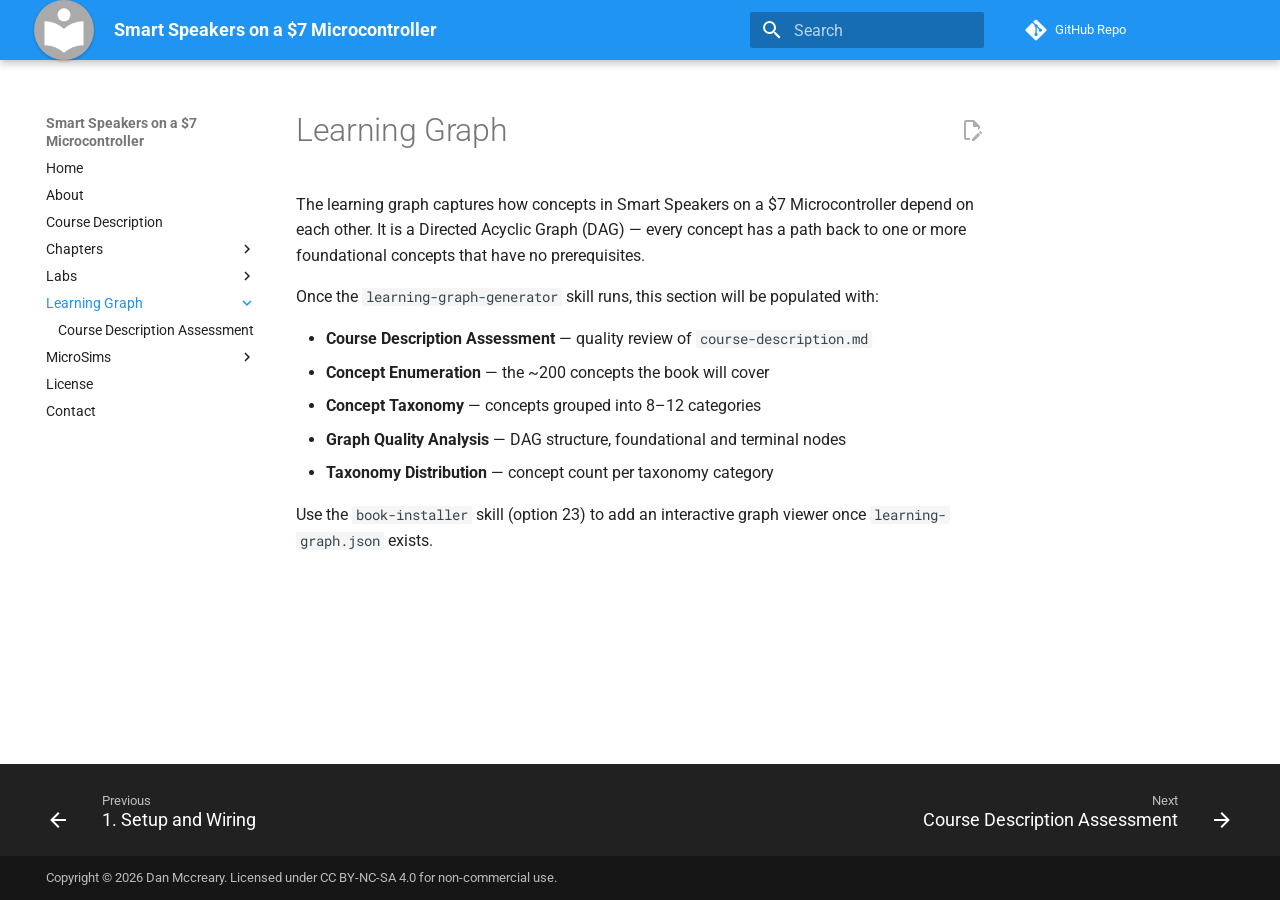
<file: learning-graph/index.html>
<!doctype html>
<html lang="en" class="no-js">
  <head>
    
      <meta charset="utf-8">
      <meta name="viewport" content="width=device-width,initial-scale=1">
      
        <meta name="description" content="A hands-on follow-on course that turns a wake-word detector into a cloud-connected smart speaker on a Pico 2 W.">
      
      
        <meta name="author" content="Dan Mccreary">
      
      
        <link rel="canonical" href="https://dmccreary.github.io/wake-word-detection/learning-graph/">
      
      
        <link rel="prev" href="../labs/01-setup/">
      
      
        <link rel="next" href="course-description-assessment/">
      
      
      <link rel="icon" href="../assets/images/favicon.png">
      <meta name="generator" content="mkdocs-1.6.1, mkdocs-material-9.6.12">
    
    
      
        <title>Introduction - Smart Speakers on a $7 Microcontroller</title>
      
    
    
      <link rel="stylesheet" href="../assets/stylesheets/main.2afb09e1.min.css">
      
        
        <link rel="stylesheet" href="../assets/stylesheets/palette.06af60db.min.css">
      
      


    
    
      
    
    
      
        
        
        <link rel="preconnect" href="https://fonts.gstatic.com" crossorigin>
        <link rel="stylesheet" href="https://fonts.googleapis.com/css?family=Roboto:300,300i,400,400i,700,700i%7CRoboto+Mono:400,400i,700,700i&display=fallback">
        <style>:root{--md-text-font:"Roboto";--md-code-font:"Roboto Mono"}</style>
      
    
    
      <link rel="stylesheet" href="../css/extra.css">
    
    <script>__md_scope=new URL("..",location),__md_hash=e=>[...e].reduce(((e,_)=>(e<<5)-e+_.charCodeAt(0)),0),__md_get=(e,_=localStorage,t=__md_scope)=>JSON.parse(_.getItem(t.pathname+"."+e)),__md_set=(e,_,t=localStorage,a=__md_scope)=>{try{t.setItem(a.pathname+"."+e,JSON.stringify(_))}catch(e){}}</script>
    
      

    
    
    
  </head>
  
  
    
    
    
    
    
    <body dir="ltr" data-md-color-scheme="default" data-md-color-primary="blue" data-md-color-accent="deep-orange">
  
    
    <input class="md-toggle" data-md-toggle="drawer" type="checkbox" id="__drawer" autocomplete="off">
    <input class="md-toggle" data-md-toggle="search" type="checkbox" id="__search" autocomplete="off">
    <label class="md-overlay" for="__drawer"></label>
    <div data-md-component="skip">
      
        
        <a href="#learning-graph" class="md-skip">
          Skip to content
        </a>
      
    </div>
    <div data-md-component="announce">
      
    </div>
    
    
      

  

<header class="md-header md-header--shadow" data-md-component="header">
  <nav class="md-header__inner md-grid" aria-label="Header">
    <a href=".." title="Smart Speakers on a $7 Microcontroller" class="md-header__button md-logo" aria-label="Smart Speakers on a $7 Microcontroller" data-md-component="logo">
      
  
  <svg xmlns="http://www.w3.org/2000/svg" viewBox="0 0 24 24"><path d="M12 8a3 3 0 0 0 3-3 3 3 0 0 0-3-3 3 3 0 0 0-3 3 3 3 0 0 0 3 3m0 3.54C9.64 9.35 6.5 8 3 8v11c3.5 0 6.64 1.35 9 3.54 2.36-2.19 5.5-3.54 9-3.54V8c-3.5 0-6.64 1.35-9 3.54"/></svg>

    </a>
    <label class="md-header__button md-icon" for="__drawer">
      
      <svg xmlns="http://www.w3.org/2000/svg" viewBox="0 0 24 24"><path d="M3 6h18v2H3zm0 5h18v2H3zm0 5h18v2H3z"/></svg>
    </label>
    <div class="md-header__title" data-md-component="header-title">
      <div class="md-header__ellipsis">
        <div class="md-header__topic">
          <span class="md-ellipsis">
            Smart Speakers on a $7 Microcontroller
          </span>
        </div>
        <div class="md-header__topic" data-md-component="header-topic">
          <span class="md-ellipsis">
            
              Introduction
            
          </span>
        </div>
      </div>
    </div>
    
      
    
    
    
    
      
      
        <label class="md-header__button md-icon" for="__search">
          
          <svg xmlns="http://www.w3.org/2000/svg" viewBox="0 0 24 24"><path d="M9.5 3A6.5 6.5 0 0 1 16 9.5c0 1.61-.59 3.09-1.56 4.23l.27.27h.79l5 5-1.5 1.5-5-5v-.79l-.27-.27A6.52 6.52 0 0 1 9.5 16 6.5 6.5 0 0 1 3 9.5 6.5 6.5 0 0 1 9.5 3m0 2C7 5 5 7 5 9.5S7 14 9.5 14 14 12 14 9.5 12 5 9.5 5"/></svg>
        </label>
        <div class="md-search" data-md-component="search" role="dialog">
  <label class="md-search__overlay" for="__search"></label>
  <div class="md-search__inner" role="search">
    <form class="md-search__form" name="search">
      <input type="text" class="md-search__input" name="query" aria-label="Search" placeholder="Search" autocapitalize="off" autocorrect="off" autocomplete="off" spellcheck="false" data-md-component="search-query" required>
      <label class="md-search__icon md-icon" for="__search">
        
        <svg xmlns="http://www.w3.org/2000/svg" viewBox="0 0 24 24"><path d="M9.5 3A6.5 6.5 0 0 1 16 9.5c0 1.61-.59 3.09-1.56 4.23l.27.27h.79l5 5-1.5 1.5-5-5v-.79l-.27-.27A6.52 6.52 0 0 1 9.5 16 6.5 6.5 0 0 1 3 9.5 6.5 6.5 0 0 1 9.5 3m0 2C7 5 5 7 5 9.5S7 14 9.5 14 14 12 14 9.5 12 5 9.5 5"/></svg>
        
        <svg xmlns="http://www.w3.org/2000/svg" viewBox="0 0 24 24"><path d="M20 11v2H8l5.5 5.5-1.42 1.42L4.16 12l7.92-7.92L13.5 5.5 8 11z"/></svg>
      </label>
      <nav class="md-search__options" aria-label="Search">
        
          <a href="javascript:void(0)" class="md-search__icon md-icon" title="Share" aria-label="Share" data-clipboard data-clipboard-text="" data-md-component="search-share" tabindex="-1">
            
            <svg xmlns="http://www.w3.org/2000/svg" viewBox="0 0 24 24"><path d="M18 16.08c-.76 0-1.44.3-1.96.77L8.91 12.7c.05-.23.09-.46.09-.7s-.04-.47-.09-.7l7.05-4.11c.54.5 1.25.81 2.04.81a3 3 0 0 0 3-3 3 3 0 0 0-3-3 3 3 0 0 0-3 3c0 .24.04.47.09.7L8.04 9.81C7.5 9.31 6.79 9 6 9a3 3 0 0 0-3 3 3 3 0 0 0 3 3c.79 0 1.5-.31 2.04-.81l7.12 4.15c-.05.21-.08.43-.08.66 0 1.61 1.31 2.91 2.92 2.91s2.92-1.3 2.92-2.91A2.92 2.92 0 0 0 18 16.08"/></svg>
          </a>
        
        <button type="reset" class="md-search__icon md-icon" title="Clear" aria-label="Clear" tabindex="-1">
          
          <svg xmlns="http://www.w3.org/2000/svg" viewBox="0 0 24 24"><path d="M19 6.41 17.59 5 12 10.59 6.41 5 5 6.41 10.59 12 5 17.59 6.41 19 12 13.41 17.59 19 19 17.59 13.41 12z"/></svg>
        </button>
      </nav>
      
        <div class="md-search__suggest" data-md-component="search-suggest"></div>
      
    </form>
    <div class="md-search__output">
      <div class="md-search__scrollwrap" tabindex="0" data-md-scrollfix>
        <div class="md-search-result" data-md-component="search-result">
          <div class="md-search-result__meta">
            Initializing search
          </div>
          <ol class="md-search-result__list" role="presentation"></ol>
        </div>
      </div>
    </div>
  </div>
</div>
      
    
    
      <div class="md-header__source">
        <a href="https://github.com/dmccreary/wake-word-detection" title="Go to repository" class="md-source" data-md-component="source">
  <div class="md-source__icon md-icon">
    
    <svg xmlns="http://www.w3.org/2000/svg" viewBox="0 0 448 512"><!--! Font Awesome Free 6.7.2 by @fontawesome - https://fontawesome.com License - https://fontawesome.com/license/free (Icons: CC BY 4.0, Fonts: SIL OFL 1.1, Code: MIT License) Copyright 2024 Fonticons, Inc.--><path d="M439.55 236.05 244 40.45a28.87 28.87 0 0 0-40.81 0l-40.66 40.63 51.52 51.52c27.06-9.14 52.68 16.77 43.39 43.68l49.66 49.66c34.23-11.8 61.18 31 35.47 56.69-26.49 26.49-70.21-2.87-56-37.34L240.22 199v121.85c25.3 12.54 22.26 41.85 9.08 55a34.34 34.34 0 0 1-48.55 0c-17.57-17.6-11.07-46.91 11.25-56v-123c-20.8-8.51-24.6-30.74-18.64-45L142.57 101 8.45 235.14a28.86 28.86 0 0 0 0 40.81l195.61 195.6a28.86 28.86 0 0 0 40.8 0l194.69-194.69a28.86 28.86 0 0 0 0-40.81"/></svg>
  </div>
  <div class="md-source__repository">
    GitHub Repo
  </div>
</a>
      </div>
    
  </nav>
  
</header>
    
    <div class="md-container" data-md-component="container">
      
      
        
          
        
      
      <main class="md-main" data-md-component="main">
        <div class="md-main__inner md-grid">
          
            
              
              <div class="md-sidebar md-sidebar--primary" data-md-component="sidebar" data-md-type="navigation" >
                <div class="md-sidebar__scrollwrap">
                  <div class="md-sidebar__inner">
                    



<nav class="md-nav md-nav--primary" aria-label="Navigation" data-md-level="0">
  <label class="md-nav__title" for="__drawer">
    <a href=".." title="Smart Speakers on a $7 Microcontroller" class="md-nav__button md-logo" aria-label="Smart Speakers on a $7 Microcontroller" data-md-component="logo">
      
  
  <svg xmlns="http://www.w3.org/2000/svg" viewBox="0 0 24 24"><path d="M12 8a3 3 0 0 0 3-3 3 3 0 0 0-3-3 3 3 0 0 0-3 3 3 3 0 0 0 3 3m0 3.54C9.64 9.35 6.5 8 3 8v11c3.5 0 6.64 1.35 9 3.54 2.36-2.19 5.5-3.54 9-3.54V8c-3.5 0-6.64 1.35-9 3.54"/></svg>

    </a>
    Smart Speakers on a $7 Microcontroller
  </label>
  
    <div class="md-nav__source">
      <a href="https://github.com/dmccreary/wake-word-detection" title="Go to repository" class="md-source" data-md-component="source">
  <div class="md-source__icon md-icon">
    
    <svg xmlns="http://www.w3.org/2000/svg" viewBox="0 0 448 512"><!--! Font Awesome Free 6.7.2 by @fontawesome - https://fontawesome.com License - https://fontawesome.com/license/free (Icons: CC BY 4.0, Fonts: SIL OFL 1.1, Code: MIT License) Copyright 2024 Fonticons, Inc.--><path d="M439.55 236.05 244 40.45a28.87 28.87 0 0 0-40.81 0l-40.66 40.63 51.52 51.52c27.06-9.14 52.68 16.77 43.39 43.68l49.66 49.66c34.23-11.8 61.18 31 35.47 56.69-26.49 26.49-70.21-2.87-56-37.34L240.22 199v121.85c25.3 12.54 22.26 41.85 9.08 55a34.34 34.34 0 0 1-48.55 0c-17.57-17.6-11.07-46.91 11.25-56v-123c-20.8-8.51-24.6-30.74-18.64-45L142.57 101 8.45 235.14a28.86 28.86 0 0 0 0 40.81l195.61 195.6a28.86 28.86 0 0 0 40.8 0l194.69-194.69a28.86 28.86 0 0 0 0-40.81"/></svg>
  </div>
  <div class="md-source__repository">
    GitHub Repo
  </div>
</a>
    </div>
  
  <ul class="md-nav__list" data-md-scrollfix>
    
      
      
  
  
  
  
    <li class="md-nav__item">
      <a href=".." class="md-nav__link">
        
  
  
  <span class="md-ellipsis">
    Home
    
  </span>
  

      </a>
    </li>
  

    
      
      
  
  
  
  
    <li class="md-nav__item">
      <a href="../about/" class="md-nav__link">
        
  
  
  <span class="md-ellipsis">
    About
    
  </span>
  

      </a>
    </li>
  

    
      
      
  
  
  
  
    <li class="md-nav__item">
      <a href="../course-description/" class="md-nav__link">
        
  
  
  <span class="md-ellipsis">
    Course Description
    
  </span>
  

      </a>
    </li>
  

    
      
      
  
  
  
  
    
    
      
        
          
        
      
    
    
    
    
      
        
        
      
    
    <li class="md-nav__item md-nav__item--pruned md-nav__item--nested">
      
        
  
  
  
    <a href="../chapters/" class="md-nav__link">
      
  
  
  <span class="md-ellipsis">
    Chapters
    
  </span>
  

      
        <span class="md-nav__icon md-icon"></span>
      
    </a>
  

      
    </li>
  

    
      
      
  
  
  
  
    
    
      
        
          
        
      
    
    
    
    
      
        
        
      
    
    <li class="md-nav__item md-nav__item--pruned md-nav__item--nested">
      
        
  
  
  
    <a href="../labs/01-setup/" class="md-nav__link">
      
  
  
  <span class="md-ellipsis">
    Labs
    
  </span>
  

      
        <span class="md-nav__icon md-icon"></span>
      
    </a>
  

      
    </li>
  

    
      
      
  
  
    
  
  
  
    
    
      
        
          
        
      
        
      
    
    
    
    
      
    
    <li class="md-nav__item md-nav__item--active md-nav__item--nested">
      
        
        
        <input class="md-nav__toggle md-toggle " type="checkbox" id="__nav_6" checked>
        
          
          <div class="md-nav__link md-nav__container">
            <a href="./" class="md-nav__link md-nav__link--active">
              
  
  
  <span class="md-ellipsis">
    Learning Graph
    
  </span>
  

            </a>
            
              
              <label class="md-nav__link md-nav__link--active" for="__nav_6" id="__nav_6_label" tabindex="0">
                <span class="md-nav__icon md-icon"></span>
              </label>
            
          </div>
        
        <nav class="md-nav" data-md-level="1" aria-labelledby="__nav_6_label" aria-expanded="true">
          <label class="md-nav__title" for="__nav_6">
            <span class="md-nav__icon md-icon"></span>
            Learning Graph
          </label>
          <ul class="md-nav__list" data-md-scrollfix>
            
              
            
              
                
  
  
  
  
    <li class="md-nav__item">
      <a href="course-description-assessment/" class="md-nav__link">
        
  
  
  <span class="md-ellipsis">
    Course Description Assessment
    
  </span>
  

      </a>
    </li>
  

              
            
          </ul>
        </nav>
      
    </li>
  

    
      
      
  
  
  
  
    
    
      
        
          
        
      
    
    
    
    
      
        
        
      
    
    <li class="md-nav__item md-nav__item--pruned md-nav__item--nested">
      
        
  
  
  
    <a href="../sims/" class="md-nav__link">
      
  
  
  <span class="md-ellipsis">
    MicroSims
    
  </span>
  

      
        <span class="md-nav__icon md-icon"></span>
      
    </a>
  

      
    </li>
  

    
      
      
  
  
  
  
    <li class="md-nav__item">
      <a href="../license/" class="md-nav__link">
        
  
  
  <span class="md-ellipsis">
    License
    
  </span>
  

      </a>
    </li>
  

    
      
      
  
  
  
  
    <li class="md-nav__item">
      <a href="../contact/" class="md-nav__link">
        
  
  
  <span class="md-ellipsis">
    Contact
    
  </span>
  

      </a>
    </li>
  

    
  </ul>
</nav>
                  </div>
                </div>
              </div>
            
            
              
              <div class="md-sidebar md-sidebar--secondary" data-md-component="sidebar" data-md-type="toc" >
                <div class="md-sidebar__scrollwrap">
                  <div class="md-sidebar__inner">
                    

<nav class="md-nav md-nav--secondary" aria-label="Table of contents">
  
  
  
    
  
  
</nav>
                  </div>
                </div>
              </div>
            
          
          
            <div class="md-content" data-md-component="content">
              <article class="md-content__inner md-typeset">
                
                  


  
    <a href="https://github.com/dmccreary/wake-word-detection/blob/main/docs/learning-graph/index.md" title="Edit this page" class="md-content__button md-icon">
      
      <svg xmlns="http://www.w3.org/2000/svg" viewBox="0 0 24 24"><path d="M10 20H6V4h7v5h5v3.1l2-2V8l-6-6H6c-1.1 0-2 .9-2 2v16c0 1.1.9 2 2 2h4zm10.2-7c.1 0 .3.1.4.2l1.3 1.3c.2.2.2.6 0 .8l-1 1-2.1-2.1 1-1c.1-.1.2-.2.4-.2m0 3.9L14.1 23H12v-2.1l6.1-6.1z"/></svg>
    </a>
  
  


<h1 id="learning-graph">Learning Graph<a class="headerlink" href="#learning-graph" title="Permanent link">&para;</a></h1>
<p>The learning graph captures how concepts in Smart Speakers on a $7 Microcontroller depend on each
other. It is a Directed Acyclic Graph (DAG) — every concept has a path back to
one or more foundational concepts that have no prerequisites.</p>
<p>Once the <code>learning-graph-generator</code> skill runs, this section will be populated
with:</p>
<ul>
<li><strong>Course Description Assessment</strong> — quality review of <code>course-description.md</code></li>
<li><strong>Concept Enumeration</strong> — the ~200 concepts the book will cover</li>
<li><strong>Concept Taxonomy</strong> — concepts grouped into 8–12 categories</li>
<li><strong>Graph Quality Analysis</strong> — DAG structure, foundational and terminal nodes</li>
<li><strong>Taxonomy Distribution</strong> — concept count per taxonomy category</li>
</ul>
<p>Use the <code>book-installer</code> skill (option 23) to add an interactive graph viewer
once <code>learning-graph.json</code> exists.</p>












                
              </article>
            </div>
          
          
<script>var target=document.getElementById(location.hash.slice(1));target&&target.name&&(target.checked=target.name.startsWith("__tabbed_"))</script>
        </div>
        
          <button type="button" class="md-top md-icon" data-md-component="top" hidden>
  
  <svg xmlns="http://www.w3.org/2000/svg" viewBox="0 0 24 24"><path d="M13 20h-2V8l-5.5 5.5-1.42-1.42L12 4.16l7.92 7.92-1.42 1.42L13 8z"/></svg>
  Back to top
</button>
        
      </main>
      
        <footer class="md-footer">
  
    
      
      <nav class="md-footer__inner md-grid" aria-label="Footer" >
        
          
          <a href="../labs/01-setup/" class="md-footer__link md-footer__link--prev" aria-label="Previous: 1. Setup and Wiring">
            <div class="md-footer__button md-icon">
              
              <svg xmlns="http://www.w3.org/2000/svg" viewBox="0 0 24 24"><path d="M20 11v2H8l5.5 5.5-1.42 1.42L4.16 12l7.92-7.92L13.5 5.5 8 11z"/></svg>
            </div>
            <div class="md-footer__title">
              <span class="md-footer__direction">
                Previous
              </span>
              <div class="md-ellipsis">
                1. Setup and Wiring
              </div>
            </div>
          </a>
        
        
          
          <a href="course-description-assessment/" class="md-footer__link md-footer__link--next" aria-label="Next: Course Description Assessment">
            <div class="md-footer__title">
              <span class="md-footer__direction">
                Next
              </span>
              <div class="md-ellipsis">
                Course Description Assessment
              </div>
            </div>
            <div class="md-footer__button md-icon">
              
              <svg xmlns="http://www.w3.org/2000/svg" viewBox="0 0 24 24"><path d="M4 11v2h12l-5.5 5.5 1.42 1.42L19.84 12l-7.92-7.92L10.5 5.5 16 11z"/></svg>
            </div>
          </a>
        
      </nav>
    
  
  <div class="md-footer-meta md-typeset">
    <div class="md-footer-meta__inner md-grid">
      <div class="md-copyright">
  
    <div class="md-copyright__highlight">
      Copyright &copy; 2026 Dan Mccreary. Licensed under <a href="license/">CC BY-NC-SA 4.0</a> for non-commercial use.
    </div>
  
  
</div>
      
    </div>
  </div>
</footer>
      
    </div>
    <div class="md-dialog" data-md-component="dialog">
      <div class="md-dialog__inner md-typeset"></div>
    </div>
    
    
    
      
      <script id="__config" type="application/json">{"base": "..", "features": ["content.code.copy", "content.action.edit", "navigation.expand", "navigation.path", "navigation.prune", "navigation.indexes", "navigation.top", "navigation.footer", "toc.follow", "search.suggest", "search.highlight", "search.share"], "search": "../assets/javascripts/workers/search.f8cc74c7.min.js", "tags": null, "translations": {"clipboard.copied": "Copied to clipboard", "clipboard.copy": "Copy to clipboard", "search.result.more.one": "1 more on this page", "search.result.more.other": "# more on this page", "search.result.none": "No matching documents", "search.result.one": "1 matching document", "search.result.other": "# matching documents", "search.result.placeholder": "Type to start searching", "search.result.term.missing": "Missing", "select.version": "Select version"}, "version": null}</script>
    
    
      <script src="../assets/javascripts/bundle.c8b220af.min.js"></script>
      
    
  </body>
</html>
</file>
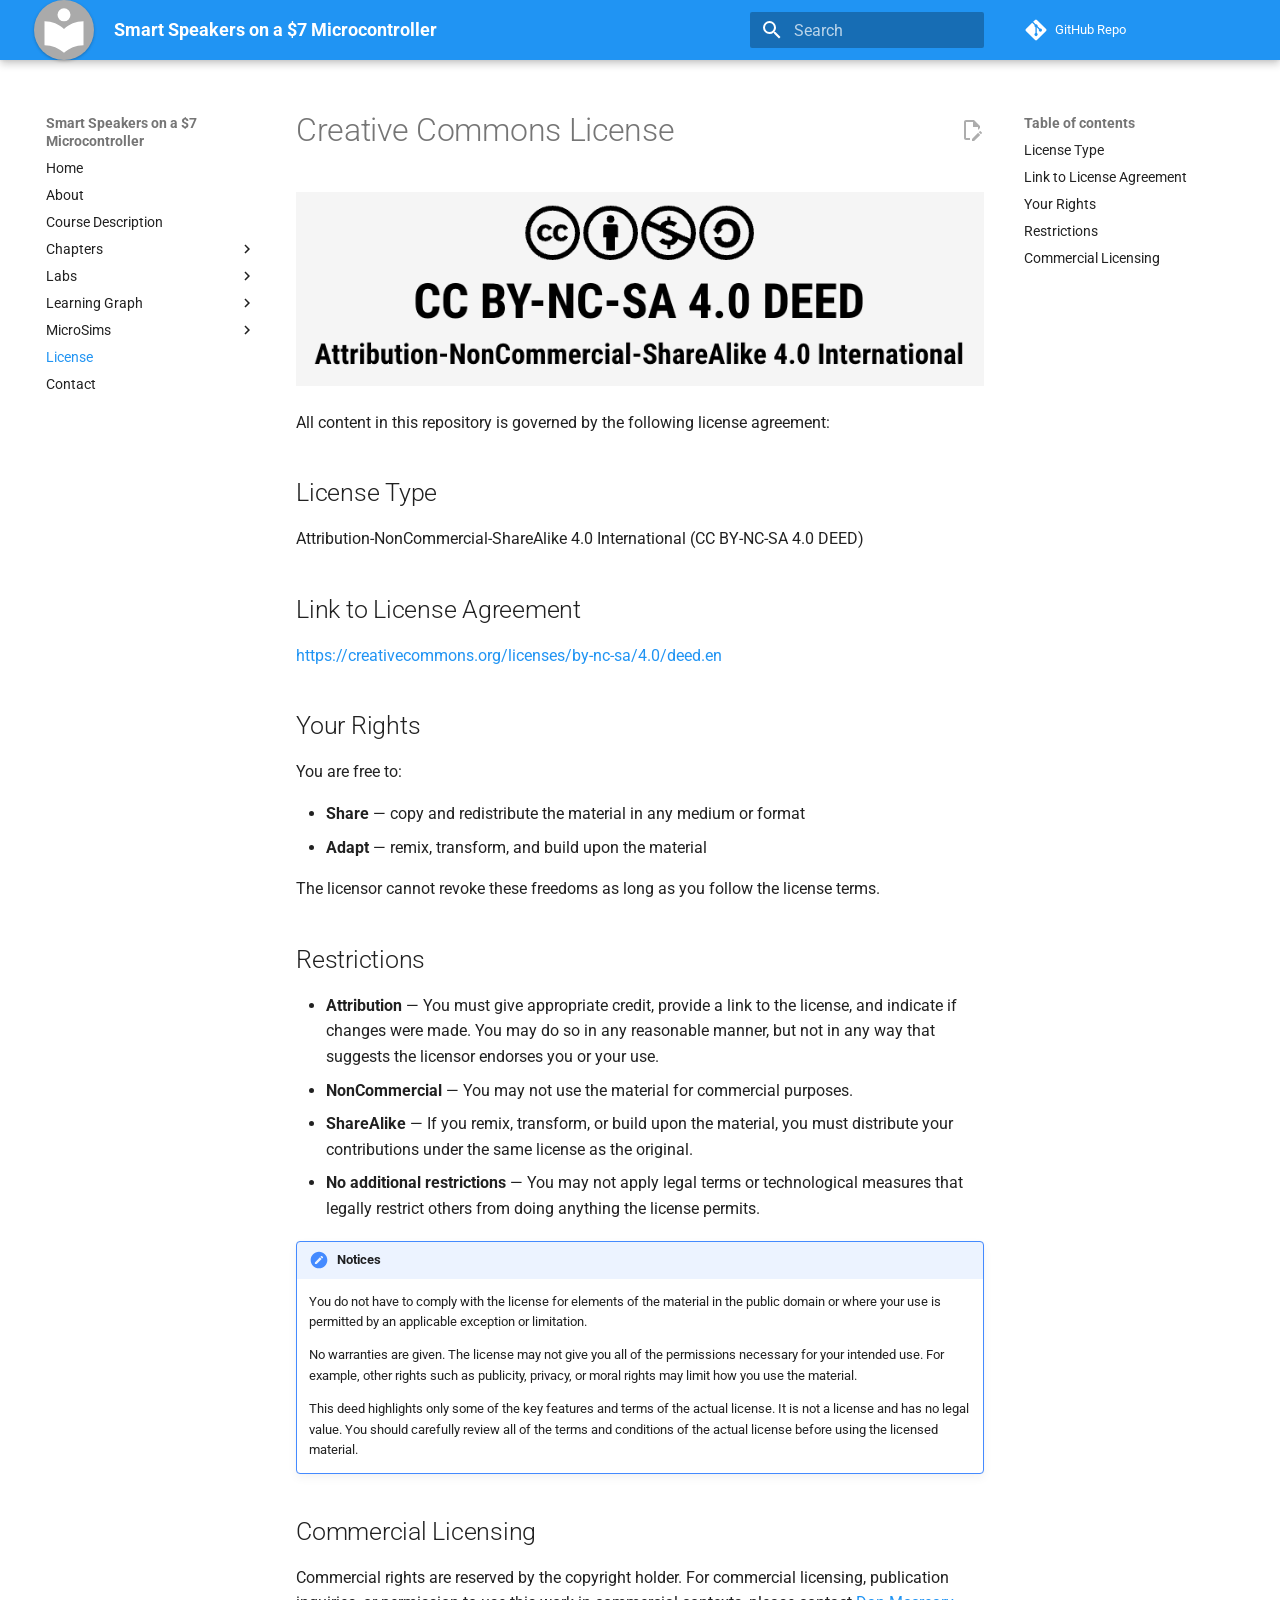
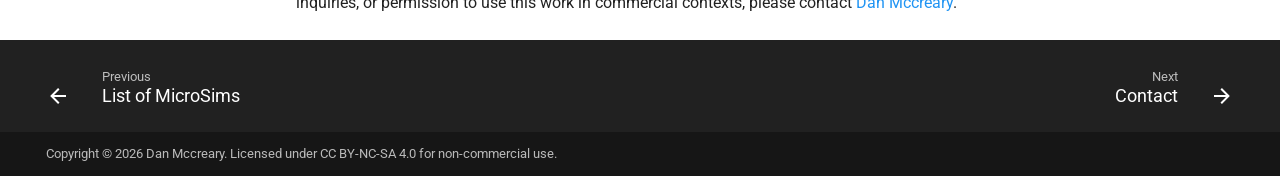
<file: license/index.html>
<!doctype html>
<html lang="en" class="no-js">
  <head>
    
      <meta charset="utf-8">
      <meta name="viewport" content="width=device-width,initial-scale=1">
      
        <meta name="description" content="A hands-on follow-on course that turns a wake-word detector into a cloud-connected smart speaker on a Pico 2 W.">
      
      
        <meta name="author" content="Dan Mccreary">
      
      
        <link rel="canonical" href="https://dmccreary.github.io/wake-word-detection/license/">
      
      
        <link rel="prev" href="../sims/">
      
      
        <link rel="next" href="../contact/">
      
      
      <link rel="icon" href="../assets/images/favicon.png">
      <meta name="generator" content="mkdocs-1.6.1, mkdocs-material-9.6.12">
    
    
      
        <title>License - Smart Speakers on a $7 Microcontroller</title>
      
    
    
      <link rel="stylesheet" href="../assets/stylesheets/main.2afb09e1.min.css">
      
        
        <link rel="stylesheet" href="../assets/stylesheets/palette.06af60db.min.css">
      
      


    
    
      
    
    
      
        
        
        <link rel="preconnect" href="https://fonts.gstatic.com" crossorigin>
        <link rel="stylesheet" href="https://fonts.googleapis.com/css?family=Roboto:300,300i,400,400i,700,700i%7CRoboto+Mono:400,400i,700,700i&display=fallback">
        <style>:root{--md-text-font:"Roboto";--md-code-font:"Roboto Mono"}</style>
      
    
    
      <link rel="stylesheet" href="../css/extra.css">
    
    <script>__md_scope=new URL("..",location),__md_hash=e=>[...e].reduce(((e,_)=>(e<<5)-e+_.charCodeAt(0)),0),__md_get=(e,_=localStorage,t=__md_scope)=>JSON.parse(_.getItem(t.pathname+"."+e)),__md_set=(e,_,t=localStorage,a=__md_scope)=>{try{t.setItem(a.pathname+"."+e,JSON.stringify(_))}catch(e){}}</script>
    
      

    
    
    
  </head>
  
  
    
    
    
    
    
    <body dir="ltr" data-md-color-scheme="default" data-md-color-primary="blue" data-md-color-accent="deep-orange">
  
    
    <input class="md-toggle" data-md-toggle="drawer" type="checkbox" id="__drawer" autocomplete="off">
    <input class="md-toggle" data-md-toggle="search" type="checkbox" id="__search" autocomplete="off">
    <label class="md-overlay" for="__drawer"></label>
    <div data-md-component="skip">
      
        
        <a href="#creative-commons-license" class="md-skip">
          Skip to content
        </a>
      
    </div>
    <div data-md-component="announce">
      
    </div>
    
    
      

  

<header class="md-header md-header--shadow" data-md-component="header">
  <nav class="md-header__inner md-grid" aria-label="Header">
    <a href=".." title="Smart Speakers on a $7 Microcontroller" class="md-header__button md-logo" aria-label="Smart Speakers on a $7 Microcontroller" data-md-component="logo">
      
  
  <svg xmlns="http://www.w3.org/2000/svg" viewBox="0 0 24 24"><path d="M12 8a3 3 0 0 0 3-3 3 3 0 0 0-3-3 3 3 0 0 0-3 3 3 3 0 0 0 3 3m0 3.54C9.64 9.35 6.5 8 3 8v11c3.5 0 6.64 1.35 9 3.54 2.36-2.19 5.5-3.54 9-3.54V8c-3.5 0-6.64 1.35-9 3.54"/></svg>

    </a>
    <label class="md-header__button md-icon" for="__drawer">
      
      <svg xmlns="http://www.w3.org/2000/svg" viewBox="0 0 24 24"><path d="M3 6h18v2H3zm0 5h18v2H3zm0 5h18v2H3z"/></svg>
    </label>
    <div class="md-header__title" data-md-component="header-title">
      <div class="md-header__ellipsis">
        <div class="md-header__topic">
          <span class="md-ellipsis">
            Smart Speakers on a $7 Microcontroller
          </span>
        </div>
        <div class="md-header__topic" data-md-component="header-topic">
          <span class="md-ellipsis">
            
              License
            
          </span>
        </div>
      </div>
    </div>
    
      
    
    
    
    
      
      
        <label class="md-header__button md-icon" for="__search">
          
          <svg xmlns="http://www.w3.org/2000/svg" viewBox="0 0 24 24"><path d="M9.5 3A6.5 6.5 0 0 1 16 9.5c0 1.61-.59 3.09-1.56 4.23l.27.27h.79l5 5-1.5 1.5-5-5v-.79l-.27-.27A6.52 6.52 0 0 1 9.5 16 6.5 6.5 0 0 1 3 9.5 6.5 6.5 0 0 1 9.5 3m0 2C7 5 5 7 5 9.5S7 14 9.5 14 14 12 14 9.5 12 5 9.5 5"/></svg>
        </label>
        <div class="md-search" data-md-component="search" role="dialog">
  <label class="md-search__overlay" for="__search"></label>
  <div class="md-search__inner" role="search">
    <form class="md-search__form" name="search">
      <input type="text" class="md-search__input" name="query" aria-label="Search" placeholder="Search" autocapitalize="off" autocorrect="off" autocomplete="off" spellcheck="false" data-md-component="search-query" required>
      <label class="md-search__icon md-icon" for="__search">
        
        <svg xmlns="http://www.w3.org/2000/svg" viewBox="0 0 24 24"><path d="M9.5 3A6.5 6.5 0 0 1 16 9.5c0 1.61-.59 3.09-1.56 4.23l.27.27h.79l5 5-1.5 1.5-5-5v-.79l-.27-.27A6.52 6.52 0 0 1 9.5 16 6.5 6.5 0 0 1 3 9.5 6.5 6.5 0 0 1 9.5 3m0 2C7 5 5 7 5 9.5S7 14 9.5 14 14 12 14 9.5 12 5 9.5 5"/></svg>
        
        <svg xmlns="http://www.w3.org/2000/svg" viewBox="0 0 24 24"><path d="M20 11v2H8l5.5 5.5-1.42 1.42L4.16 12l7.92-7.92L13.5 5.5 8 11z"/></svg>
      </label>
      <nav class="md-search__options" aria-label="Search">
        
          <a href="javascript:void(0)" class="md-search__icon md-icon" title="Share" aria-label="Share" data-clipboard data-clipboard-text="" data-md-component="search-share" tabindex="-1">
            
            <svg xmlns="http://www.w3.org/2000/svg" viewBox="0 0 24 24"><path d="M18 16.08c-.76 0-1.44.3-1.96.77L8.91 12.7c.05-.23.09-.46.09-.7s-.04-.47-.09-.7l7.05-4.11c.54.5 1.25.81 2.04.81a3 3 0 0 0 3-3 3 3 0 0 0-3-3 3 3 0 0 0-3 3c0 .24.04.47.09.7L8.04 9.81C7.5 9.31 6.79 9 6 9a3 3 0 0 0-3 3 3 3 0 0 0 3 3c.79 0 1.5-.31 2.04-.81l7.12 4.15c-.05.21-.08.43-.08.66 0 1.61 1.31 2.91 2.92 2.91s2.92-1.3 2.92-2.91A2.92 2.92 0 0 0 18 16.08"/></svg>
          </a>
        
        <button type="reset" class="md-search__icon md-icon" title="Clear" aria-label="Clear" tabindex="-1">
          
          <svg xmlns="http://www.w3.org/2000/svg" viewBox="0 0 24 24"><path d="M19 6.41 17.59 5 12 10.59 6.41 5 5 6.41 10.59 12 5 17.59 6.41 19 12 13.41 17.59 19 19 17.59 13.41 12z"/></svg>
        </button>
      </nav>
      
        <div class="md-search__suggest" data-md-component="search-suggest"></div>
      
    </form>
    <div class="md-search__output">
      <div class="md-search__scrollwrap" tabindex="0" data-md-scrollfix>
        <div class="md-search-result" data-md-component="search-result">
          <div class="md-search-result__meta">
            Initializing search
          </div>
          <ol class="md-search-result__list" role="presentation"></ol>
        </div>
      </div>
    </div>
  </div>
</div>
      
    
    
      <div class="md-header__source">
        <a href="https://github.com/dmccreary/wake-word-detection" title="Go to repository" class="md-source" data-md-component="source">
  <div class="md-source__icon md-icon">
    
    <svg xmlns="http://www.w3.org/2000/svg" viewBox="0 0 448 512"><!--! Font Awesome Free 6.7.2 by @fontawesome - https://fontawesome.com License - https://fontawesome.com/license/free (Icons: CC BY 4.0, Fonts: SIL OFL 1.1, Code: MIT License) Copyright 2024 Fonticons, Inc.--><path d="M439.55 236.05 244 40.45a28.87 28.87 0 0 0-40.81 0l-40.66 40.63 51.52 51.52c27.06-9.14 52.68 16.77 43.39 43.68l49.66 49.66c34.23-11.8 61.18 31 35.47 56.69-26.49 26.49-70.21-2.87-56-37.34L240.22 199v121.85c25.3 12.54 22.26 41.85 9.08 55a34.34 34.34 0 0 1-48.55 0c-17.57-17.6-11.07-46.91 11.25-56v-123c-20.8-8.51-24.6-30.74-18.64-45L142.57 101 8.45 235.14a28.86 28.86 0 0 0 0 40.81l195.61 195.6a28.86 28.86 0 0 0 40.8 0l194.69-194.69a28.86 28.86 0 0 0 0-40.81"/></svg>
  </div>
  <div class="md-source__repository">
    GitHub Repo
  </div>
</a>
      </div>
    
  </nav>
  
</header>
    
    <div class="md-container" data-md-component="container">
      
      
        
          
        
      
      <main class="md-main" data-md-component="main">
        <div class="md-main__inner md-grid">
          
            
              
              <div class="md-sidebar md-sidebar--primary" data-md-component="sidebar" data-md-type="navigation" >
                <div class="md-sidebar__scrollwrap">
                  <div class="md-sidebar__inner">
                    



<nav class="md-nav md-nav--primary" aria-label="Navigation" data-md-level="0">
  <label class="md-nav__title" for="__drawer">
    <a href=".." title="Smart Speakers on a $7 Microcontroller" class="md-nav__button md-logo" aria-label="Smart Speakers on a $7 Microcontroller" data-md-component="logo">
      
  
  <svg xmlns="http://www.w3.org/2000/svg" viewBox="0 0 24 24"><path d="M12 8a3 3 0 0 0 3-3 3 3 0 0 0-3-3 3 3 0 0 0-3 3 3 3 0 0 0 3 3m0 3.54C9.64 9.35 6.5 8 3 8v11c3.5 0 6.64 1.35 9 3.54 2.36-2.19 5.5-3.54 9-3.54V8c-3.5 0-6.64 1.35-9 3.54"/></svg>

    </a>
    Smart Speakers on a $7 Microcontroller
  </label>
  
    <div class="md-nav__source">
      <a href="https://github.com/dmccreary/wake-word-detection" title="Go to repository" class="md-source" data-md-component="source">
  <div class="md-source__icon md-icon">
    
    <svg xmlns="http://www.w3.org/2000/svg" viewBox="0 0 448 512"><!--! Font Awesome Free 6.7.2 by @fontawesome - https://fontawesome.com License - https://fontawesome.com/license/free (Icons: CC BY 4.0, Fonts: SIL OFL 1.1, Code: MIT License) Copyright 2024 Fonticons, Inc.--><path d="M439.55 236.05 244 40.45a28.87 28.87 0 0 0-40.81 0l-40.66 40.63 51.52 51.52c27.06-9.14 52.68 16.77 43.39 43.68l49.66 49.66c34.23-11.8 61.18 31 35.47 56.69-26.49 26.49-70.21-2.87-56-37.34L240.22 199v121.85c25.3 12.54 22.26 41.85 9.08 55a34.34 34.34 0 0 1-48.55 0c-17.57-17.6-11.07-46.91 11.25-56v-123c-20.8-8.51-24.6-30.74-18.64-45L142.57 101 8.45 235.14a28.86 28.86 0 0 0 0 40.81l195.61 195.6a28.86 28.86 0 0 0 40.8 0l194.69-194.69a28.86 28.86 0 0 0 0-40.81"/></svg>
  </div>
  <div class="md-source__repository">
    GitHub Repo
  </div>
</a>
    </div>
  
  <ul class="md-nav__list" data-md-scrollfix>
    
      
      
  
  
  
  
    <li class="md-nav__item">
      <a href=".." class="md-nav__link">
        
  
  
  <span class="md-ellipsis">
    Home
    
  </span>
  

      </a>
    </li>
  

    
      
      
  
  
  
  
    <li class="md-nav__item">
      <a href="../about/" class="md-nav__link">
        
  
  
  <span class="md-ellipsis">
    About
    
  </span>
  

      </a>
    </li>
  

    
      
      
  
  
  
  
    <li class="md-nav__item">
      <a href="../course-description/" class="md-nav__link">
        
  
  
  <span class="md-ellipsis">
    Course Description
    
  </span>
  

      </a>
    </li>
  

    
      
      
  
  
  
  
    
    
      
        
          
        
      
    
    
    
    
      
        
        
      
    
    <li class="md-nav__item md-nav__item--pruned md-nav__item--nested">
      
        
  
  
  
    <a href="../chapters/" class="md-nav__link">
      
  
  
  <span class="md-ellipsis">
    Chapters
    
  </span>
  

      
        <span class="md-nav__icon md-icon"></span>
      
    </a>
  

      
    </li>
  

    
      
      
  
  
  
  
    
    
      
        
          
        
      
    
    
    
    
      
        
        
      
    
    <li class="md-nav__item md-nav__item--pruned md-nav__item--nested">
      
        
  
  
  
    <a href="../labs/01-setup/" class="md-nav__link">
      
  
  
  <span class="md-ellipsis">
    Labs
    
  </span>
  

      
        <span class="md-nav__icon md-icon"></span>
      
    </a>
  

      
    </li>
  

    
      
      
  
  
  
  
    
    
      
        
          
        
      
        
      
    
    
    
    
      
        
        
      
    
    <li class="md-nav__item md-nav__item--pruned md-nav__item--nested">
      
        
  
  
  
    <a href="../learning-graph/" class="md-nav__link">
      
  
  
  <span class="md-ellipsis">
    Learning Graph
    
  </span>
  

      
        <span class="md-nav__icon md-icon"></span>
      
    </a>
  

      
    </li>
  

    
      
      
  
  
  
  
    
    
      
        
          
        
      
    
    
    
    
      
        
        
      
    
    <li class="md-nav__item md-nav__item--pruned md-nav__item--nested">
      
        
  
  
  
    <a href="../sims/" class="md-nav__link">
      
  
  
  <span class="md-ellipsis">
    MicroSims
    
  </span>
  

      
        <span class="md-nav__icon md-icon"></span>
      
    </a>
  

      
    </li>
  

    
      
      
  
  
    
  
  
  
    <li class="md-nav__item md-nav__item--active">
      
      <input class="md-nav__toggle md-toggle" type="checkbox" id="__toc">
      
      
        
      
      
        <label class="md-nav__link md-nav__link--active" for="__toc">
          
  
  
  <span class="md-ellipsis">
    License
    
  </span>
  

          <span class="md-nav__icon md-icon"></span>
        </label>
      
      <a href="./" class="md-nav__link md-nav__link--active">
        
  
  
  <span class="md-ellipsis">
    License
    
  </span>
  

      </a>
      
        

<nav class="md-nav md-nav--secondary" aria-label="Table of contents">
  
  
  
    
  
  
    <label class="md-nav__title" for="__toc">
      <span class="md-nav__icon md-icon"></span>
      Table of contents
    </label>
    <ul class="md-nav__list" data-md-component="toc" data-md-scrollfix>
      
        <li class="md-nav__item">
  <a href="#license-type" class="md-nav__link">
    <span class="md-ellipsis">
      License Type
    </span>
  </a>
  
</li>
      
        <li class="md-nav__item">
  <a href="#link-to-license-agreement" class="md-nav__link">
    <span class="md-ellipsis">
      Link to License Agreement
    </span>
  </a>
  
</li>
      
        <li class="md-nav__item">
  <a href="#your-rights" class="md-nav__link">
    <span class="md-ellipsis">
      Your Rights
    </span>
  </a>
  
</li>
      
        <li class="md-nav__item">
  <a href="#restrictions" class="md-nav__link">
    <span class="md-ellipsis">
      Restrictions
    </span>
  </a>
  
</li>
      
        <li class="md-nav__item">
  <a href="#commercial-licensing" class="md-nav__link">
    <span class="md-ellipsis">
      Commercial Licensing
    </span>
  </a>
  
</li>
      
    </ul>
  
</nav>
      
    </li>
  

    
      
      
  
  
  
  
    <li class="md-nav__item">
      <a href="../contact/" class="md-nav__link">
        
  
  
  <span class="md-ellipsis">
    Contact
    
  </span>
  

      </a>
    </li>
  

    
  </ul>
</nav>
                  </div>
                </div>
              </div>
            
            
              
              <div class="md-sidebar md-sidebar--secondary" data-md-component="sidebar" data-md-type="toc" >
                <div class="md-sidebar__scrollwrap">
                  <div class="md-sidebar__inner">
                    

<nav class="md-nav md-nav--secondary" aria-label="Table of contents">
  
  
  
    
  
  
    <label class="md-nav__title" for="__toc">
      <span class="md-nav__icon md-icon"></span>
      Table of contents
    </label>
    <ul class="md-nav__list" data-md-component="toc" data-md-scrollfix>
      
        <li class="md-nav__item">
  <a href="#license-type" class="md-nav__link">
    <span class="md-ellipsis">
      License Type
    </span>
  </a>
  
</li>
      
        <li class="md-nav__item">
  <a href="#link-to-license-agreement" class="md-nav__link">
    <span class="md-ellipsis">
      Link to License Agreement
    </span>
  </a>
  
</li>
      
        <li class="md-nav__item">
  <a href="#your-rights" class="md-nav__link">
    <span class="md-ellipsis">
      Your Rights
    </span>
  </a>
  
</li>
      
        <li class="md-nav__item">
  <a href="#restrictions" class="md-nav__link">
    <span class="md-ellipsis">
      Restrictions
    </span>
  </a>
  
</li>
      
        <li class="md-nav__item">
  <a href="#commercial-licensing" class="md-nav__link">
    <span class="md-ellipsis">
      Commercial Licensing
    </span>
  </a>
  
</li>
      
    </ul>
  
</nav>
                  </div>
                </div>
              </div>
            
          
          
            <div class="md-content" data-md-component="content">
              <article class="md-content__inner md-typeset">
                
                  


  
    <a href="https://github.com/dmccreary/wake-word-detection/blob/main/docs/license.md" title="Edit this page" class="md-content__button md-icon">
      
      <svg xmlns="http://www.w3.org/2000/svg" viewBox="0 0 24 24"><path d="M10 20H6V4h7v5h5v3.1l2-2V8l-6-6H6c-1.1 0-2 .9-2 2v16c0 1.1.9 2 2 2h4zm10.2-7c.1 0 .3.1.4.2l1.3 1.3c.2.2.2.6 0 .8l-1 1-2.1-2.1 1-1c.1-.1.2-.2.4-.2m0 3.9L14.1 23H12v-2.1l6.1-6.1z"/></svg>
    </a>
  
  


<h1 id="creative-commons-license">Creative Commons License<a class="headerlink" href="#creative-commons-license" title="Permanent link">&para;</a></h1>
<p><img alt="License" src="../img/license.png" /></p>
<p>All content in this repository is governed by the following license agreement:</p>
<h2 id="license-type">License Type<a class="headerlink" href="#license-type" title="Permanent link">&para;</a></h2>
<p>Attribution-NonCommercial-ShareAlike 4.0 International (CC BY-NC-SA 4.0 DEED)</p>
<h2 id="link-to-license-agreement">Link to License Agreement<a class="headerlink" href="#link-to-license-agreement" title="Permanent link">&para;</a></h2>
<p><a href="https://creativecommons.org/licenses/by-nc-sa/4.0/deed.en">https://creativecommons.org/licenses/by-nc-sa/4.0/deed.en</a></p>
<h2 id="your-rights">Your Rights<a class="headerlink" href="#your-rights" title="Permanent link">&para;</a></h2>
<p>You are free to:</p>
<ul>
<li><strong>Share</strong> — copy and redistribute the material in any medium or format</li>
<li><strong>Adapt</strong> — remix, transform, and build upon the material</li>
</ul>
<p>The licensor cannot revoke these freedoms as long as you follow the license terms.</p>
<h2 id="restrictions">Restrictions<a class="headerlink" href="#restrictions" title="Permanent link">&para;</a></h2>
<ul>
<li><strong>Attribution</strong> — You must give appropriate credit, provide a link to the license, and indicate if changes were made. You may do so in any reasonable manner, but not in any way that suggests the licensor endorses you or your use.</li>
<li><strong>NonCommercial</strong> — You may not use the material for commercial purposes.</li>
<li><strong>ShareAlike</strong> — If you remix, transform, or build upon the material, you must distribute your contributions under the same license as the original.</li>
<li><strong>No additional restrictions</strong> — You may not apply legal terms or technological measures that legally restrict others from doing anything the license permits.</li>
</ul>
<div class="admonition notices">
<p class="admonition-title">Notices</p>
<p>You do not have to comply with the license for elements of the material in the public domain or where your use is permitted by an applicable exception or limitation.</p>
<p>No warranties are given. The license may not give you all of the permissions necessary for your intended use. For example, other rights such as publicity, privacy, or moral rights may limit how you use the material.</p>
<p>This deed highlights only some of the key features and terms of the actual license. It is not a license and has no legal value. You should carefully review all of the terms and conditions of the actual license before using the licensed material.</p>
</div>
<h2 id="commercial-licensing">Commercial Licensing<a class="headerlink" href="#commercial-licensing" title="Permanent link">&para;</a></h2>
<p>Commercial rights are reserved by the copyright holder. For commercial licensing, publication inquiries, or permission to use this work in commercial contexts, please contact <a href="https://www.linkedin.com/in/danmccreary/">Dan Mccreary</a>.</p>












                
              </article>
            </div>
          
          
<script>var target=document.getElementById(location.hash.slice(1));target&&target.name&&(target.checked=target.name.startsWith("__tabbed_"))</script>
        </div>
        
          <button type="button" class="md-top md-icon" data-md-component="top" hidden>
  
  <svg xmlns="http://www.w3.org/2000/svg" viewBox="0 0 24 24"><path d="M13 20h-2V8l-5.5 5.5-1.42-1.42L12 4.16l7.92 7.92-1.42 1.42L13 8z"/></svg>
  Back to top
</button>
        
      </main>
      
        <footer class="md-footer">
  
    
      
      <nav class="md-footer__inner md-grid" aria-label="Footer" >
        
          
          <a href="../sims/" class="md-footer__link md-footer__link--prev" aria-label="Previous: List of MicroSims">
            <div class="md-footer__button md-icon">
              
              <svg xmlns="http://www.w3.org/2000/svg" viewBox="0 0 24 24"><path d="M20 11v2H8l5.5 5.5-1.42 1.42L4.16 12l7.92-7.92L13.5 5.5 8 11z"/></svg>
            </div>
            <div class="md-footer__title">
              <span class="md-footer__direction">
                Previous
              </span>
              <div class="md-ellipsis">
                List of MicroSims
              </div>
            </div>
          </a>
        
        
          
          <a href="../contact/" class="md-footer__link md-footer__link--next" aria-label="Next: Contact">
            <div class="md-footer__title">
              <span class="md-footer__direction">
                Next
              </span>
              <div class="md-ellipsis">
                Contact
              </div>
            </div>
            <div class="md-footer__button md-icon">
              
              <svg xmlns="http://www.w3.org/2000/svg" viewBox="0 0 24 24"><path d="M4 11v2h12l-5.5 5.5 1.42 1.42L19.84 12l-7.92-7.92L10.5 5.5 16 11z"/></svg>
            </div>
          </a>
        
      </nav>
    
  
  <div class="md-footer-meta md-typeset">
    <div class="md-footer-meta__inner md-grid">
      <div class="md-copyright">
  
    <div class="md-copyright__highlight">
      Copyright &copy; 2026 Dan Mccreary. Licensed under <a href="license/">CC BY-NC-SA 4.0</a> for non-commercial use.
    </div>
  
  
</div>
      
    </div>
  </div>
</footer>
      
    </div>
    <div class="md-dialog" data-md-component="dialog">
      <div class="md-dialog__inner md-typeset"></div>
    </div>
    
    
    
      
      <script id="__config" type="application/json">{"base": "..", "features": ["content.code.copy", "content.action.edit", "navigation.expand", "navigation.path", "navigation.prune", "navigation.indexes", "navigation.top", "navigation.footer", "toc.follow", "search.suggest", "search.highlight", "search.share"], "search": "../assets/javascripts/workers/search.f8cc74c7.min.js", "tags": null, "translations": {"clipboard.copied": "Copied to clipboard", "clipboard.copy": "Copy to clipboard", "search.result.more.one": "1 more on this page", "search.result.more.other": "# more on this page", "search.result.none": "No matching documents", "search.result.one": "1 matching document", "search.result.other": "# matching documents", "search.result.placeholder": "Type to start searching", "search.result.term.missing": "Missing", "select.version": "Select version"}, "version": null}</script>
    
    
      <script src="../assets/javascripts/bundle.c8b220af.min.js"></script>
      
    
  </body>
</html>
</file>
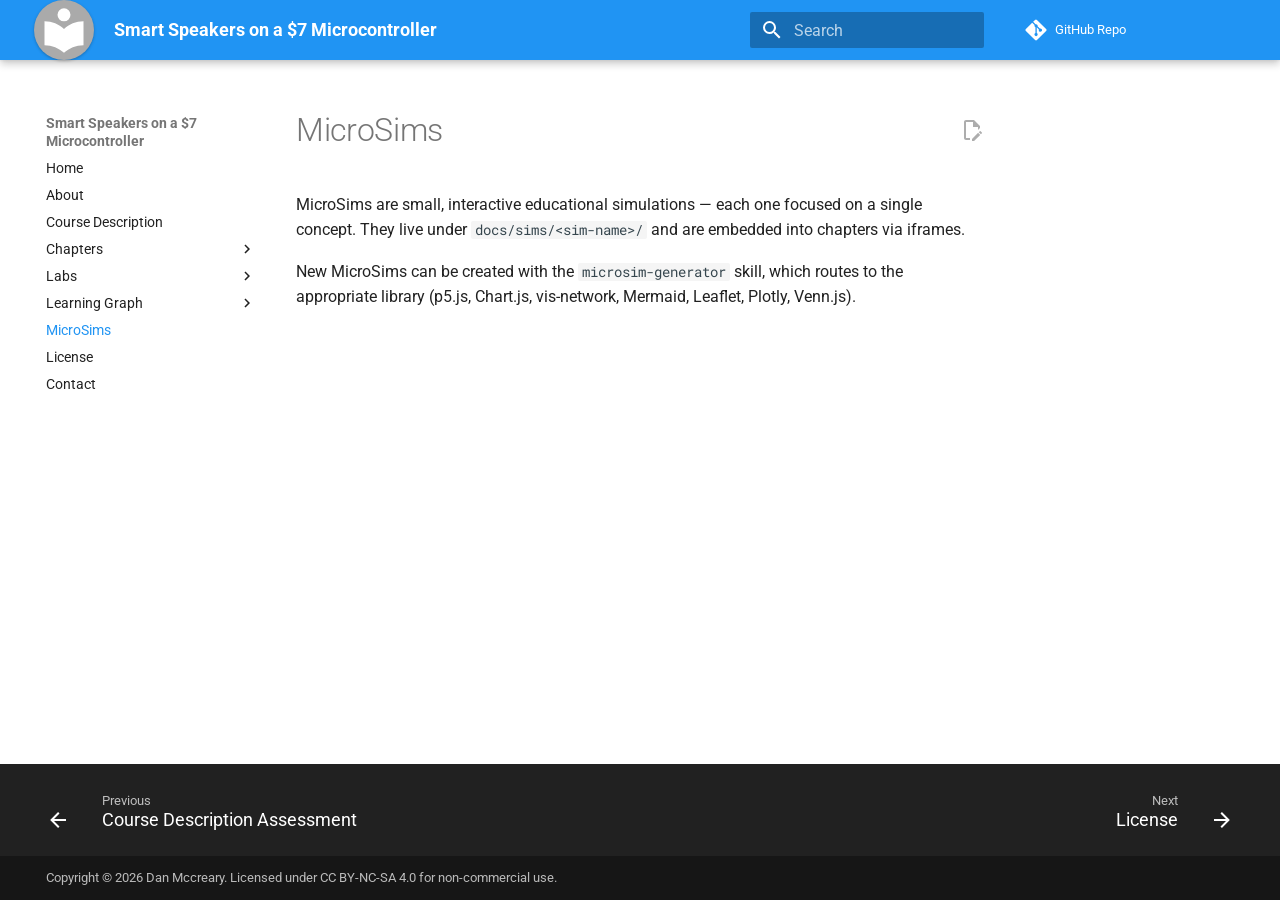
<file: sims/index.html>
<!doctype html>
<html lang="en" class="no-js">
  <head>
    
      <meta charset="utf-8">
      <meta name="viewport" content="width=device-width,initial-scale=1">
      
        <meta name="description" content="A hands-on follow-on course that turns a wake-word detector into a cloud-connected smart speaker on a Pico 2 W.">
      
      
        <meta name="author" content="Dan Mccreary">
      
      
        <link rel="canonical" href="https://dmccreary.github.io/wake-word-detection/sims/">
      
      
        <link rel="prev" href="../learning-graph/course-description-assessment/">
      
      
        <link rel="next" href="../license/">
      
      
      <link rel="icon" href="../assets/images/favicon.png">
      <meta name="generator" content="mkdocs-1.6.1, mkdocs-material-9.6.12">
    
    
      
        <title>List of MicroSims - Smart Speakers on a $7 Microcontroller</title>
      
    
    
      <link rel="stylesheet" href="../assets/stylesheets/main.2afb09e1.min.css">
      
        
        <link rel="stylesheet" href="../assets/stylesheets/palette.06af60db.min.css">
      
      


    
    
      
    
    
      
        
        
        <link rel="preconnect" href="https://fonts.gstatic.com" crossorigin>
        <link rel="stylesheet" href="https://fonts.googleapis.com/css?family=Roboto:300,300i,400,400i,700,700i%7CRoboto+Mono:400,400i,700,700i&display=fallback">
        <style>:root{--md-text-font:"Roboto";--md-code-font:"Roboto Mono"}</style>
      
    
    
      <link rel="stylesheet" href="../css/extra.css">
    
    <script>__md_scope=new URL("..",location),__md_hash=e=>[...e].reduce(((e,_)=>(e<<5)-e+_.charCodeAt(0)),0),__md_get=(e,_=localStorage,t=__md_scope)=>JSON.parse(_.getItem(t.pathname+"."+e)),__md_set=(e,_,t=localStorage,a=__md_scope)=>{try{t.setItem(a.pathname+"."+e,JSON.stringify(_))}catch(e){}}</script>
    
      

    
    
    
  </head>
  
  
    
    
    
    
    
    <body dir="ltr" data-md-color-scheme="default" data-md-color-primary="blue" data-md-color-accent="deep-orange">
  
    
    <input class="md-toggle" data-md-toggle="drawer" type="checkbox" id="__drawer" autocomplete="off">
    <input class="md-toggle" data-md-toggle="search" type="checkbox" id="__search" autocomplete="off">
    <label class="md-overlay" for="__drawer"></label>
    <div data-md-component="skip">
      
        
        <a href="#microsims" class="md-skip">
          Skip to content
        </a>
      
    </div>
    <div data-md-component="announce">
      
    </div>
    
    
      

  

<header class="md-header md-header--shadow" data-md-component="header">
  <nav class="md-header__inner md-grid" aria-label="Header">
    <a href=".." title="Smart Speakers on a $7 Microcontroller" class="md-header__button md-logo" aria-label="Smart Speakers on a $7 Microcontroller" data-md-component="logo">
      
  
  <svg xmlns="http://www.w3.org/2000/svg" viewBox="0 0 24 24"><path d="M12 8a3 3 0 0 0 3-3 3 3 0 0 0-3-3 3 3 0 0 0-3 3 3 3 0 0 0 3 3m0 3.54C9.64 9.35 6.5 8 3 8v11c3.5 0 6.64 1.35 9 3.54 2.36-2.19 5.5-3.54 9-3.54V8c-3.5 0-6.64 1.35-9 3.54"/></svg>

    </a>
    <label class="md-header__button md-icon" for="__drawer">
      
      <svg xmlns="http://www.w3.org/2000/svg" viewBox="0 0 24 24"><path d="M3 6h18v2H3zm0 5h18v2H3zm0 5h18v2H3z"/></svg>
    </label>
    <div class="md-header__title" data-md-component="header-title">
      <div class="md-header__ellipsis">
        <div class="md-header__topic">
          <span class="md-ellipsis">
            Smart Speakers on a $7 Microcontroller
          </span>
        </div>
        <div class="md-header__topic" data-md-component="header-topic">
          <span class="md-ellipsis">
            
              List of MicroSims
            
          </span>
        </div>
      </div>
    </div>
    
      
    
    
    
    
      
      
        <label class="md-header__button md-icon" for="__search">
          
          <svg xmlns="http://www.w3.org/2000/svg" viewBox="0 0 24 24"><path d="M9.5 3A6.5 6.5 0 0 1 16 9.5c0 1.61-.59 3.09-1.56 4.23l.27.27h.79l5 5-1.5 1.5-5-5v-.79l-.27-.27A6.52 6.52 0 0 1 9.5 16 6.5 6.5 0 0 1 3 9.5 6.5 6.5 0 0 1 9.5 3m0 2C7 5 5 7 5 9.5S7 14 9.5 14 14 12 14 9.5 12 5 9.5 5"/></svg>
        </label>
        <div class="md-search" data-md-component="search" role="dialog">
  <label class="md-search__overlay" for="__search"></label>
  <div class="md-search__inner" role="search">
    <form class="md-search__form" name="search">
      <input type="text" class="md-search__input" name="query" aria-label="Search" placeholder="Search" autocapitalize="off" autocorrect="off" autocomplete="off" spellcheck="false" data-md-component="search-query" required>
      <label class="md-search__icon md-icon" for="__search">
        
        <svg xmlns="http://www.w3.org/2000/svg" viewBox="0 0 24 24"><path d="M9.5 3A6.5 6.5 0 0 1 16 9.5c0 1.61-.59 3.09-1.56 4.23l.27.27h.79l5 5-1.5 1.5-5-5v-.79l-.27-.27A6.52 6.52 0 0 1 9.5 16 6.5 6.5 0 0 1 3 9.5 6.5 6.5 0 0 1 9.5 3m0 2C7 5 5 7 5 9.5S7 14 9.5 14 14 12 14 9.5 12 5 9.5 5"/></svg>
        
        <svg xmlns="http://www.w3.org/2000/svg" viewBox="0 0 24 24"><path d="M20 11v2H8l5.5 5.5-1.42 1.42L4.16 12l7.92-7.92L13.5 5.5 8 11z"/></svg>
      </label>
      <nav class="md-search__options" aria-label="Search">
        
          <a href="javascript:void(0)" class="md-search__icon md-icon" title="Share" aria-label="Share" data-clipboard data-clipboard-text="" data-md-component="search-share" tabindex="-1">
            
            <svg xmlns="http://www.w3.org/2000/svg" viewBox="0 0 24 24"><path d="M18 16.08c-.76 0-1.44.3-1.96.77L8.91 12.7c.05-.23.09-.46.09-.7s-.04-.47-.09-.7l7.05-4.11c.54.5 1.25.81 2.04.81a3 3 0 0 0 3-3 3 3 0 0 0-3-3 3 3 0 0 0-3 3c0 .24.04.47.09.7L8.04 9.81C7.5 9.31 6.79 9 6 9a3 3 0 0 0-3 3 3 3 0 0 0 3 3c.79 0 1.5-.31 2.04-.81l7.12 4.15c-.05.21-.08.43-.08.66 0 1.61 1.31 2.91 2.92 2.91s2.92-1.3 2.92-2.91A2.92 2.92 0 0 0 18 16.08"/></svg>
          </a>
        
        <button type="reset" class="md-search__icon md-icon" title="Clear" aria-label="Clear" tabindex="-1">
          
          <svg xmlns="http://www.w3.org/2000/svg" viewBox="0 0 24 24"><path d="M19 6.41 17.59 5 12 10.59 6.41 5 5 6.41 10.59 12 5 17.59 6.41 19 12 13.41 17.59 19 19 17.59 13.41 12z"/></svg>
        </button>
      </nav>
      
        <div class="md-search__suggest" data-md-component="search-suggest"></div>
      
    </form>
    <div class="md-search__output">
      <div class="md-search__scrollwrap" tabindex="0" data-md-scrollfix>
        <div class="md-search-result" data-md-component="search-result">
          <div class="md-search-result__meta">
            Initializing search
          </div>
          <ol class="md-search-result__list" role="presentation"></ol>
        </div>
      </div>
    </div>
  </div>
</div>
      
    
    
      <div class="md-header__source">
        <a href="https://github.com/dmccreary/wake-word-detection" title="Go to repository" class="md-source" data-md-component="source">
  <div class="md-source__icon md-icon">
    
    <svg xmlns="http://www.w3.org/2000/svg" viewBox="0 0 448 512"><!--! Font Awesome Free 6.7.2 by @fontawesome - https://fontawesome.com License - https://fontawesome.com/license/free (Icons: CC BY 4.0, Fonts: SIL OFL 1.1, Code: MIT License) Copyright 2024 Fonticons, Inc.--><path d="M439.55 236.05 244 40.45a28.87 28.87 0 0 0-40.81 0l-40.66 40.63 51.52 51.52c27.06-9.14 52.68 16.77 43.39 43.68l49.66 49.66c34.23-11.8 61.18 31 35.47 56.69-26.49 26.49-70.21-2.87-56-37.34L240.22 199v121.85c25.3 12.54 22.26 41.85 9.08 55a34.34 34.34 0 0 1-48.55 0c-17.57-17.6-11.07-46.91 11.25-56v-123c-20.8-8.51-24.6-30.74-18.64-45L142.57 101 8.45 235.14a28.86 28.86 0 0 0 0 40.81l195.61 195.6a28.86 28.86 0 0 0 40.8 0l194.69-194.69a28.86 28.86 0 0 0 0-40.81"/></svg>
  </div>
  <div class="md-source__repository">
    GitHub Repo
  </div>
</a>
      </div>
    
  </nav>
  
</header>
    
    <div class="md-container" data-md-component="container">
      
      
        
          
        
      
      <main class="md-main" data-md-component="main">
        <div class="md-main__inner md-grid">
          
            
              
              <div class="md-sidebar md-sidebar--primary" data-md-component="sidebar" data-md-type="navigation" >
                <div class="md-sidebar__scrollwrap">
                  <div class="md-sidebar__inner">
                    



<nav class="md-nav md-nav--primary" aria-label="Navigation" data-md-level="0">
  <label class="md-nav__title" for="__drawer">
    <a href=".." title="Smart Speakers on a $7 Microcontroller" class="md-nav__button md-logo" aria-label="Smart Speakers on a $7 Microcontroller" data-md-component="logo">
      
  
  <svg xmlns="http://www.w3.org/2000/svg" viewBox="0 0 24 24"><path d="M12 8a3 3 0 0 0 3-3 3 3 0 0 0-3-3 3 3 0 0 0-3 3 3 3 0 0 0 3 3m0 3.54C9.64 9.35 6.5 8 3 8v11c3.5 0 6.64 1.35 9 3.54 2.36-2.19 5.5-3.54 9-3.54V8c-3.5 0-6.64 1.35-9 3.54"/></svg>

    </a>
    Smart Speakers on a $7 Microcontroller
  </label>
  
    <div class="md-nav__source">
      <a href="https://github.com/dmccreary/wake-word-detection" title="Go to repository" class="md-source" data-md-component="source">
  <div class="md-source__icon md-icon">
    
    <svg xmlns="http://www.w3.org/2000/svg" viewBox="0 0 448 512"><!--! Font Awesome Free 6.7.2 by @fontawesome - https://fontawesome.com License - https://fontawesome.com/license/free (Icons: CC BY 4.0, Fonts: SIL OFL 1.1, Code: MIT License) Copyright 2024 Fonticons, Inc.--><path d="M439.55 236.05 244 40.45a28.87 28.87 0 0 0-40.81 0l-40.66 40.63 51.52 51.52c27.06-9.14 52.68 16.77 43.39 43.68l49.66 49.66c34.23-11.8 61.18 31 35.47 56.69-26.49 26.49-70.21-2.87-56-37.34L240.22 199v121.85c25.3 12.54 22.26 41.85 9.08 55a34.34 34.34 0 0 1-48.55 0c-17.57-17.6-11.07-46.91 11.25-56v-123c-20.8-8.51-24.6-30.74-18.64-45L142.57 101 8.45 235.14a28.86 28.86 0 0 0 0 40.81l195.61 195.6a28.86 28.86 0 0 0 40.8 0l194.69-194.69a28.86 28.86 0 0 0 0-40.81"/></svg>
  </div>
  <div class="md-source__repository">
    GitHub Repo
  </div>
</a>
    </div>
  
  <ul class="md-nav__list" data-md-scrollfix>
    
      
      
  
  
  
  
    <li class="md-nav__item">
      <a href=".." class="md-nav__link">
        
  
  
  <span class="md-ellipsis">
    Home
    
  </span>
  

      </a>
    </li>
  

    
      
      
  
  
  
  
    <li class="md-nav__item">
      <a href="../about/" class="md-nav__link">
        
  
  
  <span class="md-ellipsis">
    About
    
  </span>
  

      </a>
    </li>
  

    
      
      
  
  
  
  
    <li class="md-nav__item">
      <a href="../course-description/" class="md-nav__link">
        
  
  
  <span class="md-ellipsis">
    Course Description
    
  </span>
  

      </a>
    </li>
  

    
      
      
  
  
  
  
    
    
      
        
          
        
      
    
    
    
    
      
        
        
      
    
    <li class="md-nav__item md-nav__item--pruned md-nav__item--nested">
      
        
  
  
  
    <a href="../chapters/" class="md-nav__link">
      
  
  
  <span class="md-ellipsis">
    Chapters
    
  </span>
  

      
        <span class="md-nav__icon md-icon"></span>
      
    </a>
  

      
    </li>
  

    
      
      
  
  
  
  
    
    
      
        
          
        
      
    
    
    
    
      
        
        
      
    
    <li class="md-nav__item md-nav__item--pruned md-nav__item--nested">
      
        
  
  
  
    <a href="../labs/01-setup/" class="md-nav__link">
      
  
  
  <span class="md-ellipsis">
    Labs
    
  </span>
  

      
        <span class="md-nav__icon md-icon"></span>
      
    </a>
  

      
    </li>
  

    
      
      
  
  
  
  
    
    
      
        
          
        
      
        
      
    
    
    
    
      
        
        
      
    
    <li class="md-nav__item md-nav__item--pruned md-nav__item--nested">
      
        
  
  
  
    <a href="../learning-graph/" class="md-nav__link">
      
  
  
  <span class="md-ellipsis">
    Learning Graph
    
  </span>
  

      
        <span class="md-nav__icon md-icon"></span>
      
    </a>
  

      
    </li>
  

    
      
      
  
  
    
  
  
  
    
    
      
        
          
        
      
    
    
    
    
      
    
    <li class="md-nav__item md-nav__item--active md-nav__item--nested">
      
        
        
        <input class="md-nav__toggle md-toggle " type="checkbox" id="__nav_7" checked>
        
          
          <div class="md-nav__link md-nav__container">
            <a href="./" class="md-nav__link md-nav__link--active">
              
  
  
  <span class="md-ellipsis">
    MicroSims
    
  </span>
  

            </a>
            
          </div>
        
        <nav class="md-nav" data-md-level="1" aria-labelledby="__nav_7_label" aria-expanded="true">
          <label class="md-nav__title" for="__nav_7">
            <span class="md-nav__icon md-icon"></span>
            MicroSims
          </label>
          <ul class="md-nav__list" data-md-scrollfix>
            
              
            
          </ul>
        </nav>
      
    </li>
  

    
      
      
  
  
  
  
    <li class="md-nav__item">
      <a href="../license/" class="md-nav__link">
        
  
  
  <span class="md-ellipsis">
    License
    
  </span>
  

      </a>
    </li>
  

    
      
      
  
  
  
  
    <li class="md-nav__item">
      <a href="../contact/" class="md-nav__link">
        
  
  
  <span class="md-ellipsis">
    Contact
    
  </span>
  

      </a>
    </li>
  

    
  </ul>
</nav>
                  </div>
                </div>
              </div>
            
            
              
              <div class="md-sidebar md-sidebar--secondary" data-md-component="sidebar" data-md-type="toc" >
                <div class="md-sidebar__scrollwrap">
                  <div class="md-sidebar__inner">
                    

<nav class="md-nav md-nav--secondary" aria-label="Table of contents">
  
  
  
    
  
  
</nav>
                  </div>
                </div>
              </div>
            
          
          
            <div class="md-content" data-md-component="content">
              <article class="md-content__inner md-typeset">
                
                  


  
    <a href="https://github.com/dmccreary/wake-word-detection/blob/main/docs/sims/index.md" title="Edit this page" class="md-content__button md-icon">
      
      <svg xmlns="http://www.w3.org/2000/svg" viewBox="0 0 24 24"><path d="M10 20H6V4h7v5h5v3.1l2-2V8l-6-6H6c-1.1 0-2 .9-2 2v16c0 1.1.9 2 2 2h4zm10.2-7c.1 0 .3.1.4.2l1.3 1.3c.2.2.2.6 0 .8l-1 1-2.1-2.1 1-1c.1-.1.2-.2.4-.2m0 3.9L14.1 23H12v-2.1l6.1-6.1z"/></svg>
    </a>
  
  


<h1 id="microsims">MicroSims<a class="headerlink" href="#microsims" title="Permanent link">&para;</a></h1>
<p>MicroSims are small, interactive educational simulations — each one focused on
a single concept. They live under <code>docs/sims/&lt;sim-name&gt;/</code> and are embedded
into chapters via iframes.</p>
<p>New MicroSims can be created with the <code>microsim-generator</code> skill, which routes
to the appropriate library (p5.js, Chart.js, vis-network, Mermaid, Leaflet,
Plotly, Venn.js).</p>
<!-- The MicroSim catalog is built up as new sims are added. -->












                
              </article>
            </div>
          
          
<script>var target=document.getElementById(location.hash.slice(1));target&&target.name&&(target.checked=target.name.startsWith("__tabbed_"))</script>
        </div>
        
          <button type="button" class="md-top md-icon" data-md-component="top" hidden>
  
  <svg xmlns="http://www.w3.org/2000/svg" viewBox="0 0 24 24"><path d="M13 20h-2V8l-5.5 5.5-1.42-1.42L12 4.16l7.92 7.92-1.42 1.42L13 8z"/></svg>
  Back to top
</button>
        
      </main>
      
        <footer class="md-footer">
  
    
      
      <nav class="md-footer__inner md-grid" aria-label="Footer" >
        
          
          <a href="../learning-graph/course-description-assessment/" class="md-footer__link md-footer__link--prev" aria-label="Previous: Course Description Assessment">
            <div class="md-footer__button md-icon">
              
              <svg xmlns="http://www.w3.org/2000/svg" viewBox="0 0 24 24"><path d="M20 11v2H8l5.5 5.5-1.42 1.42L4.16 12l7.92-7.92L13.5 5.5 8 11z"/></svg>
            </div>
            <div class="md-footer__title">
              <span class="md-footer__direction">
                Previous
              </span>
              <div class="md-ellipsis">
                Course Description Assessment
              </div>
            </div>
          </a>
        
        
          
          <a href="../license/" class="md-footer__link md-footer__link--next" aria-label="Next: License">
            <div class="md-footer__title">
              <span class="md-footer__direction">
                Next
              </span>
              <div class="md-ellipsis">
                License
              </div>
            </div>
            <div class="md-footer__button md-icon">
              
              <svg xmlns="http://www.w3.org/2000/svg" viewBox="0 0 24 24"><path d="M4 11v2h12l-5.5 5.5 1.42 1.42L19.84 12l-7.92-7.92L10.5 5.5 16 11z"/></svg>
            </div>
          </a>
        
      </nav>
    
  
  <div class="md-footer-meta md-typeset">
    <div class="md-footer-meta__inner md-grid">
      <div class="md-copyright">
  
    <div class="md-copyright__highlight">
      Copyright &copy; 2026 Dan Mccreary. Licensed under <a href="license/">CC BY-NC-SA 4.0</a> for non-commercial use.
    </div>
  
  
</div>
      
    </div>
  </div>
</footer>
      
    </div>
    <div class="md-dialog" data-md-component="dialog">
      <div class="md-dialog__inner md-typeset"></div>
    </div>
    
    
    
      
      <script id="__config" type="application/json">{"base": "..", "features": ["content.code.copy", "content.action.edit", "navigation.expand", "navigation.path", "navigation.prune", "navigation.indexes", "navigation.top", "navigation.footer", "toc.follow", "search.suggest", "search.highlight", "search.share"], "search": "../assets/javascripts/workers/search.f8cc74c7.min.js", "tags": null, "translations": {"clipboard.copied": "Copied to clipboard", "clipboard.copy": "Copy to clipboard", "search.result.more.one": "1 more on this page", "search.result.more.other": "# more on this page", "search.result.none": "No matching documents", "search.result.one": "1 matching document", "search.result.other": "# matching documents", "search.result.placeholder": "Type to start searching", "search.result.term.missing": "Missing", "select.version": "Select version"}, "version": null}</script>
    
    
      <script src="../assets/javascripts/bundle.c8b220af.min.js"></script>
      
    
  </body>
</html>
</file>
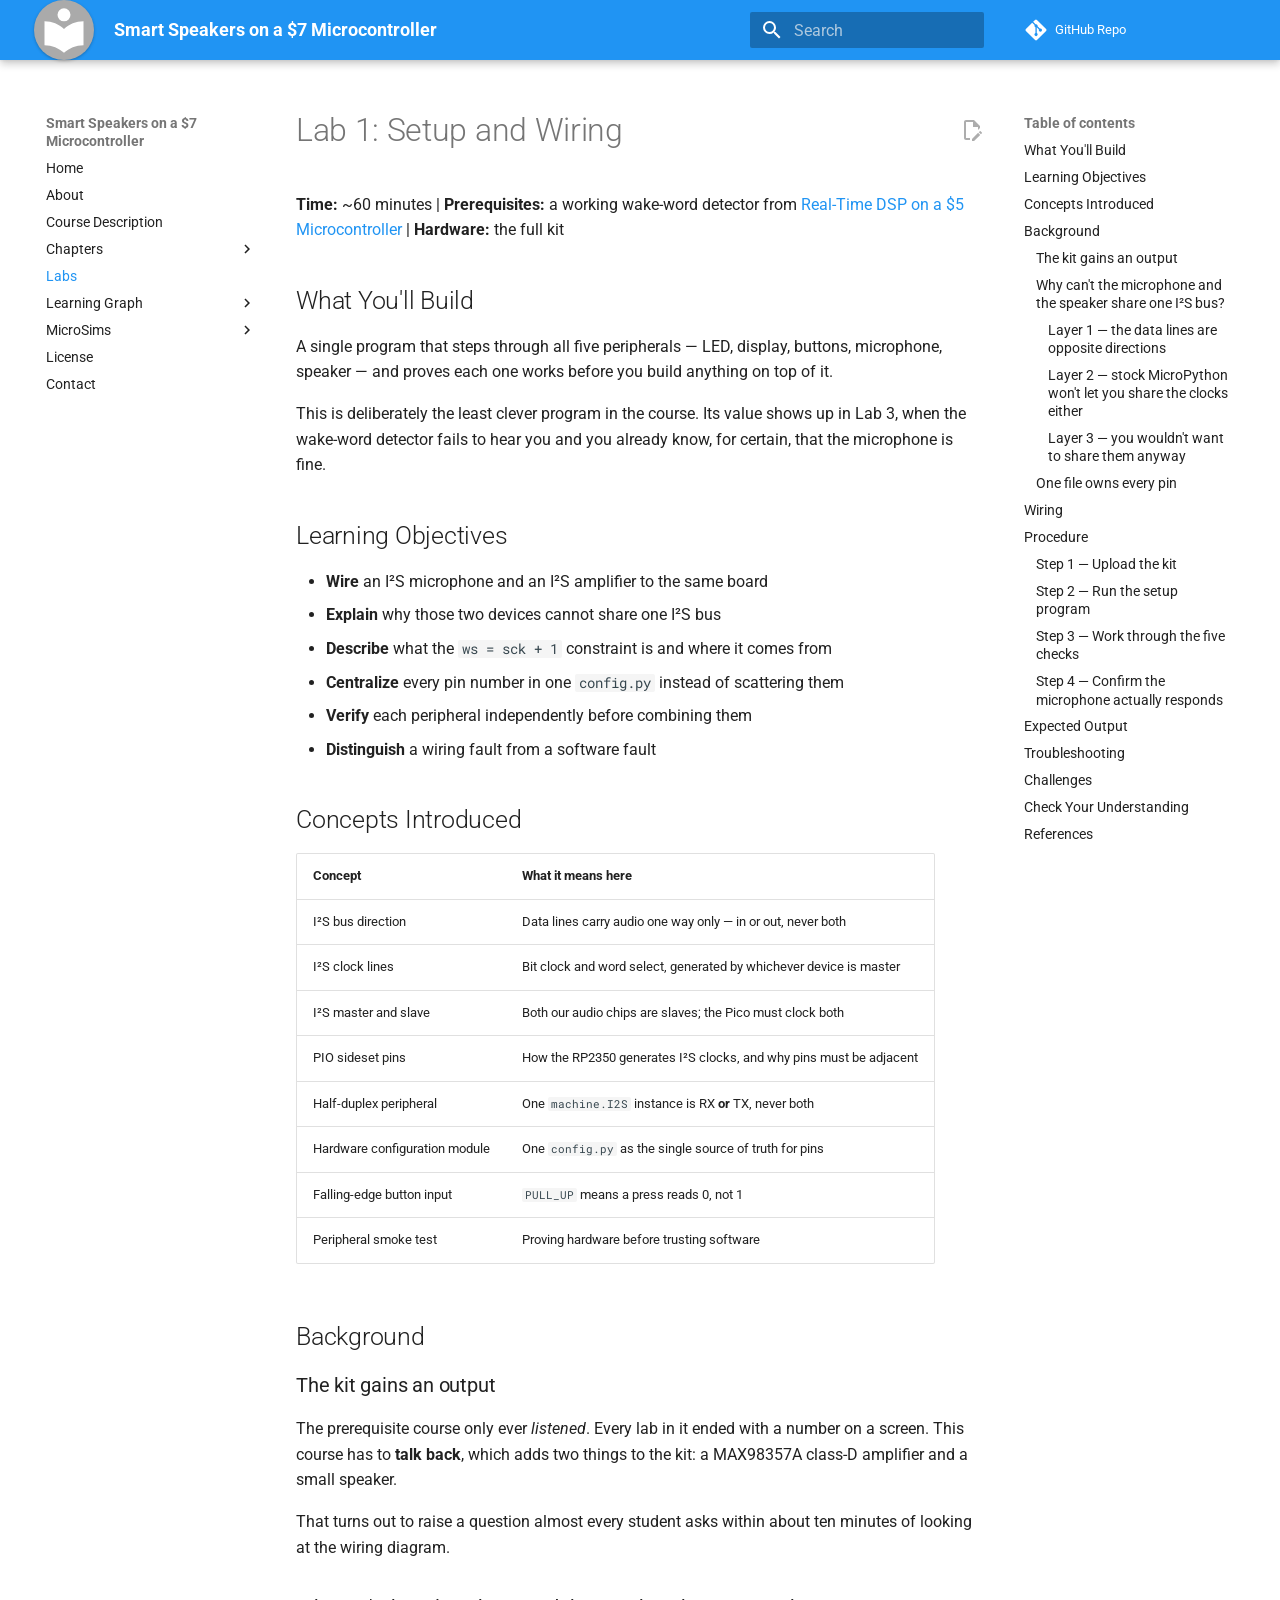
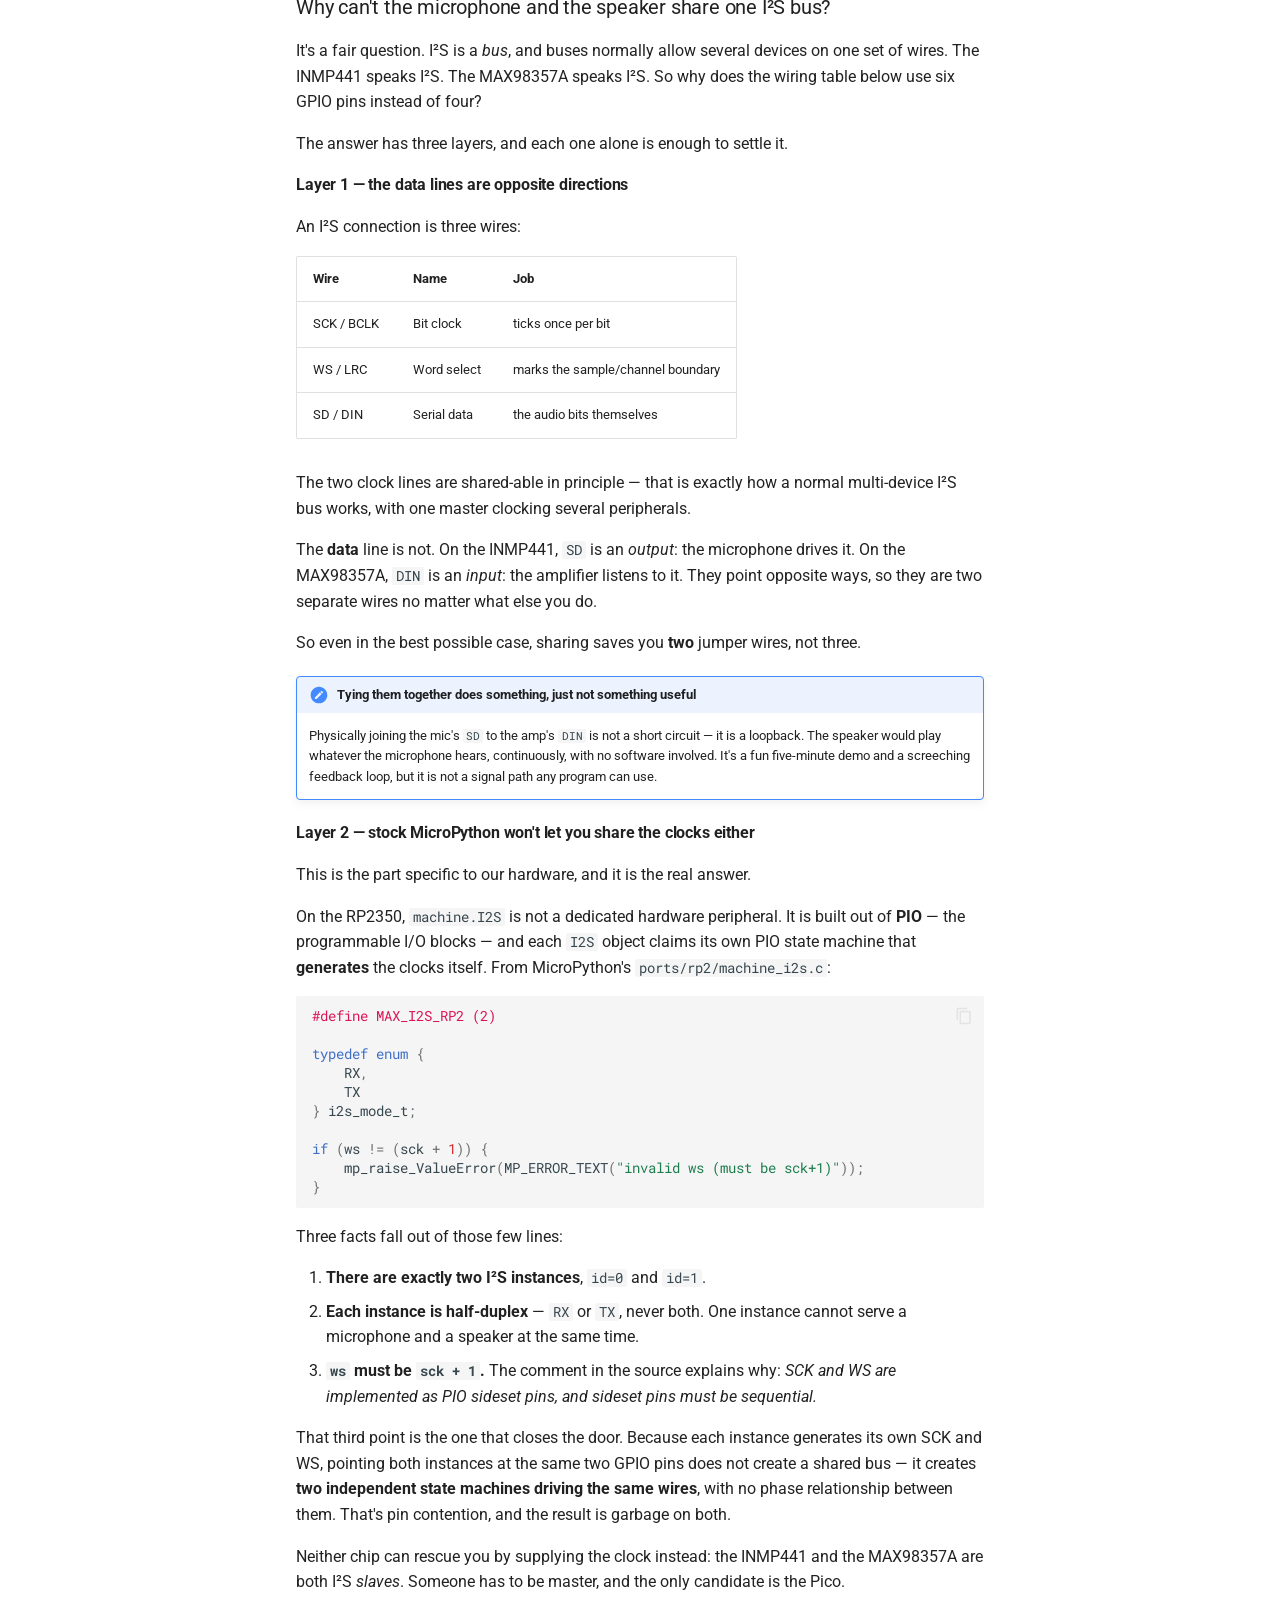
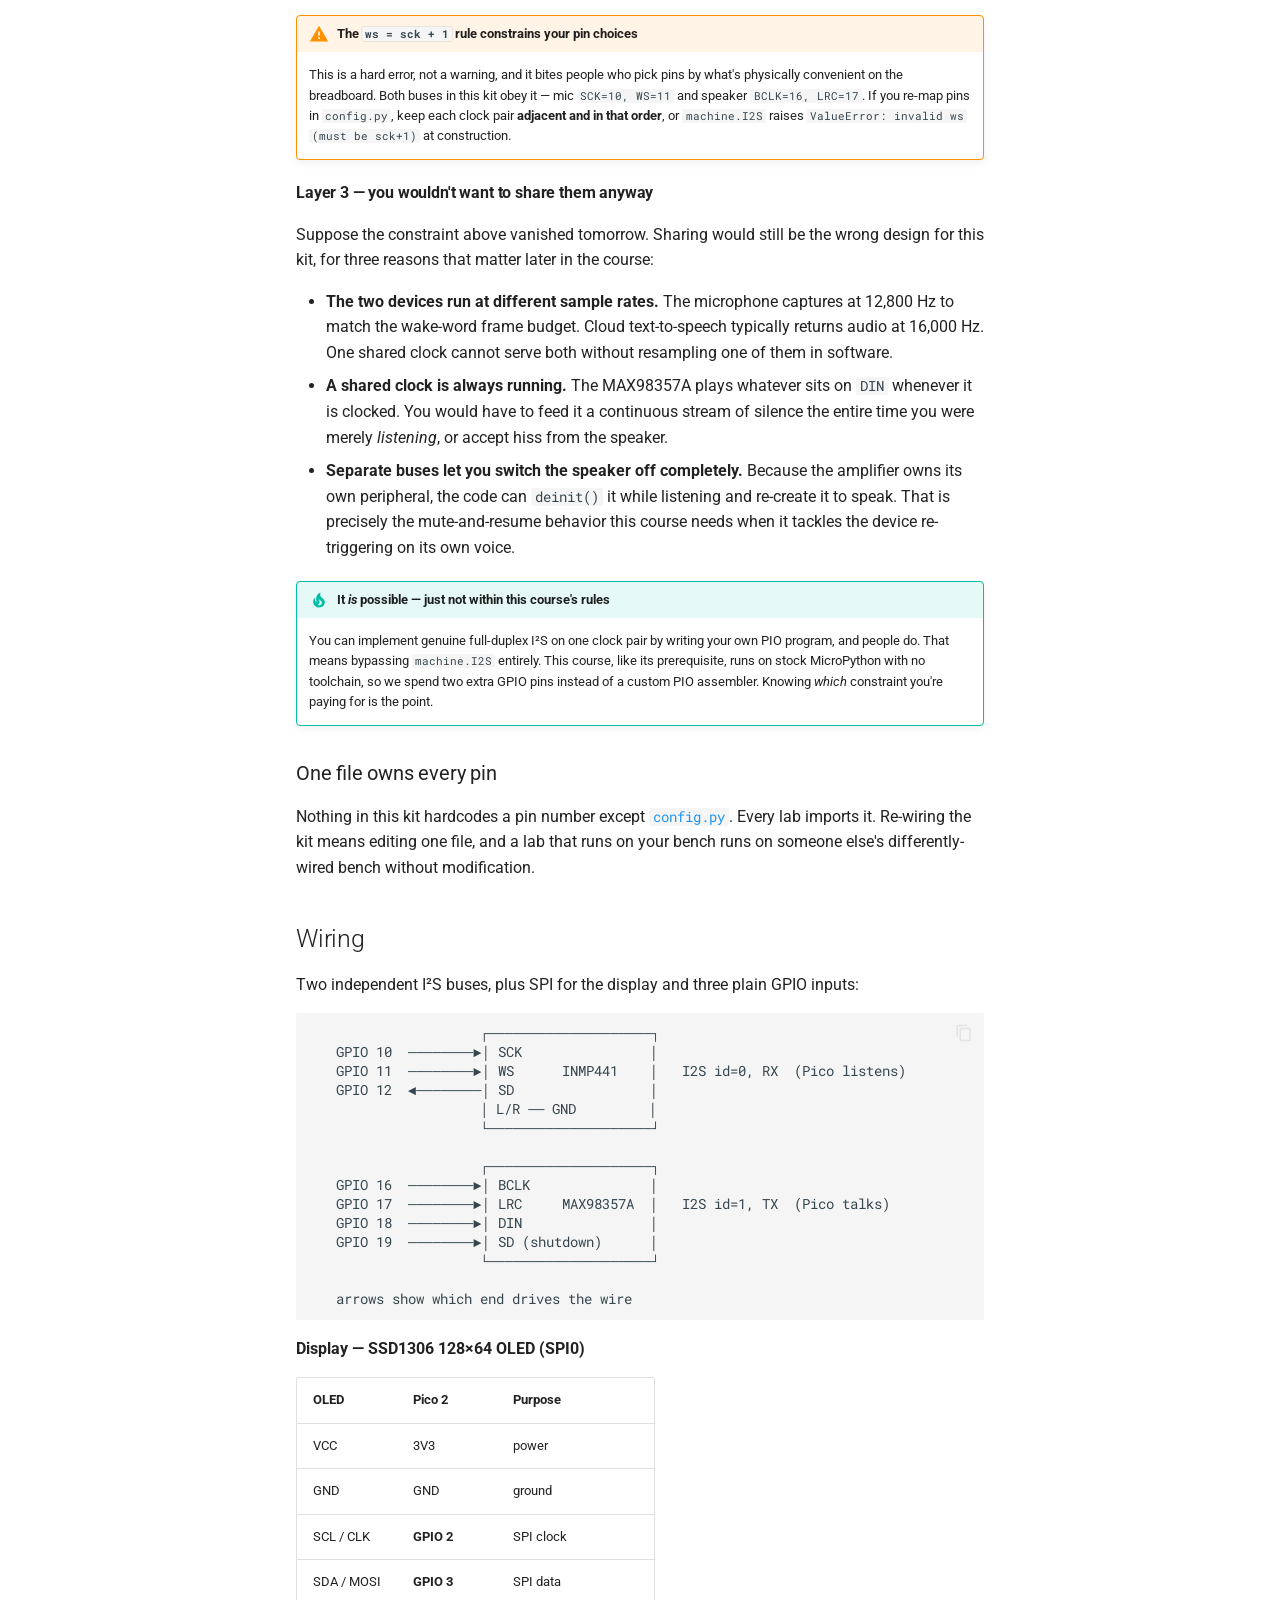
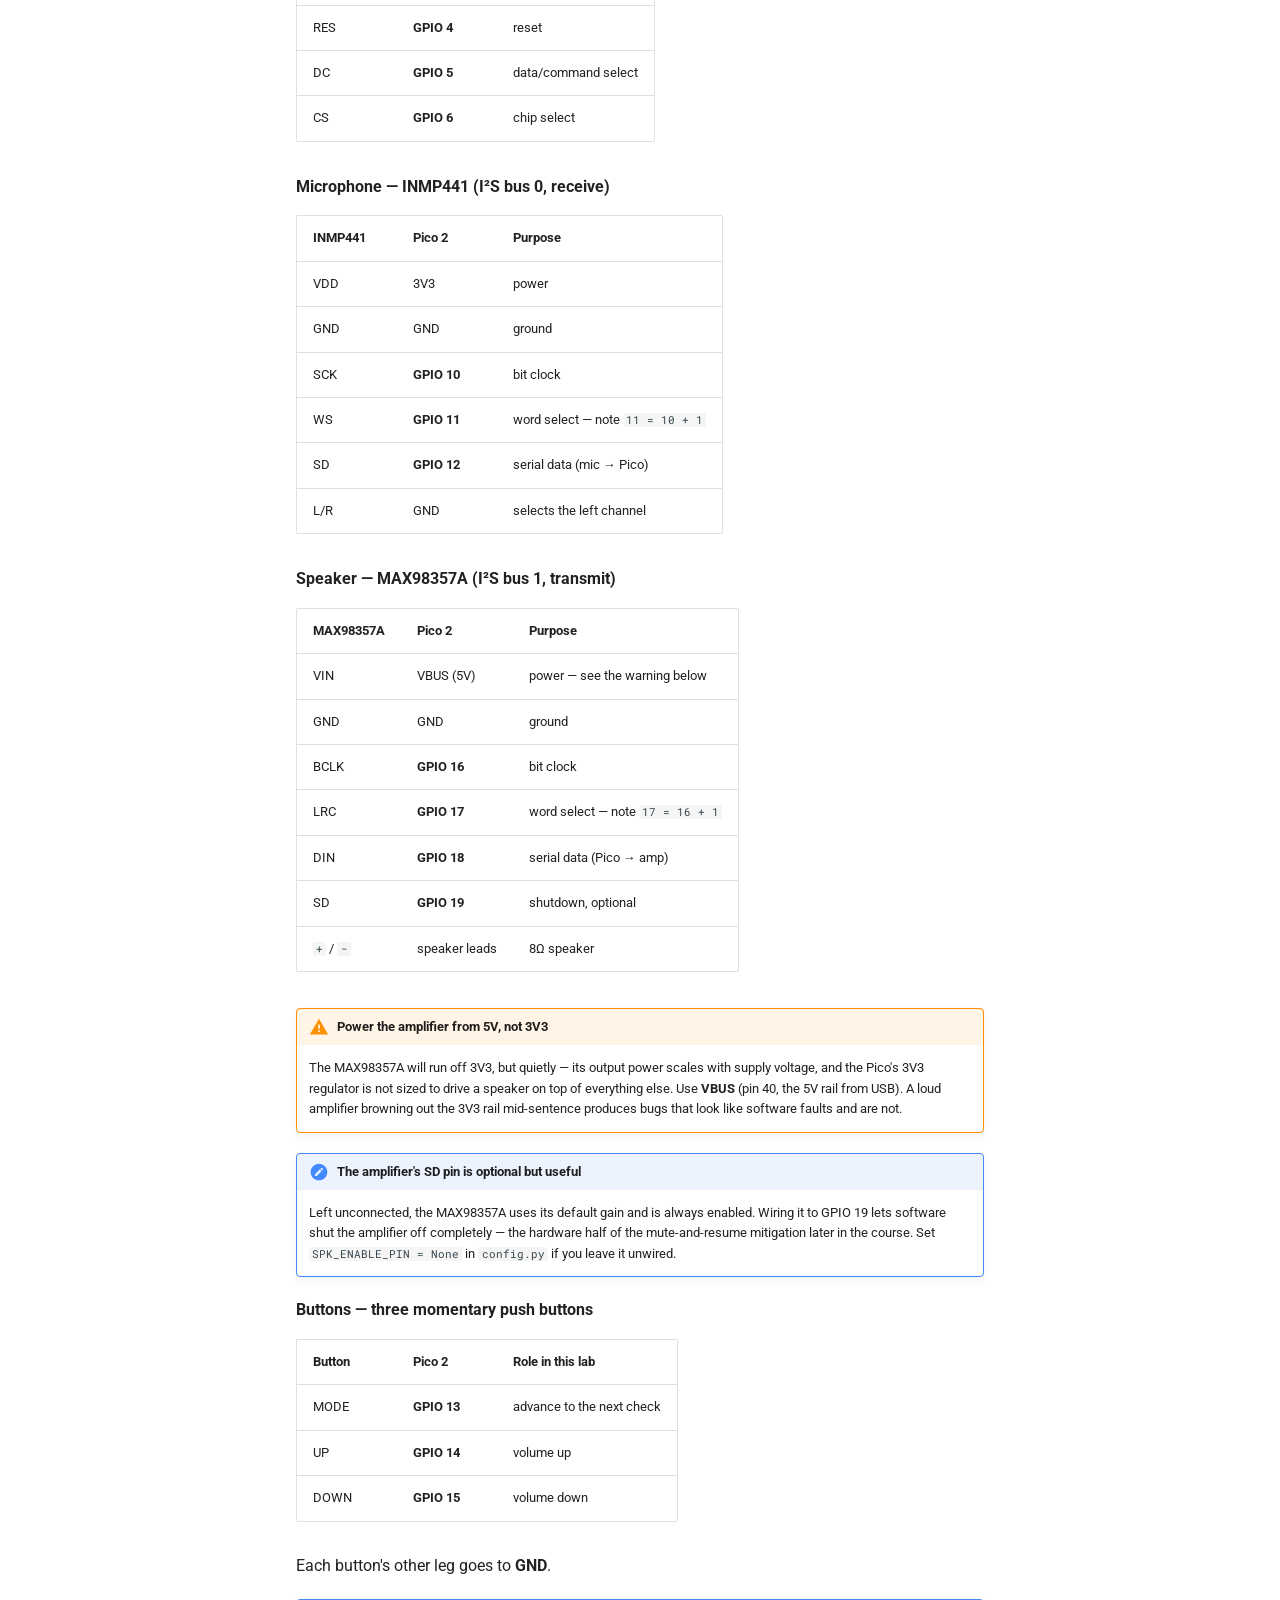
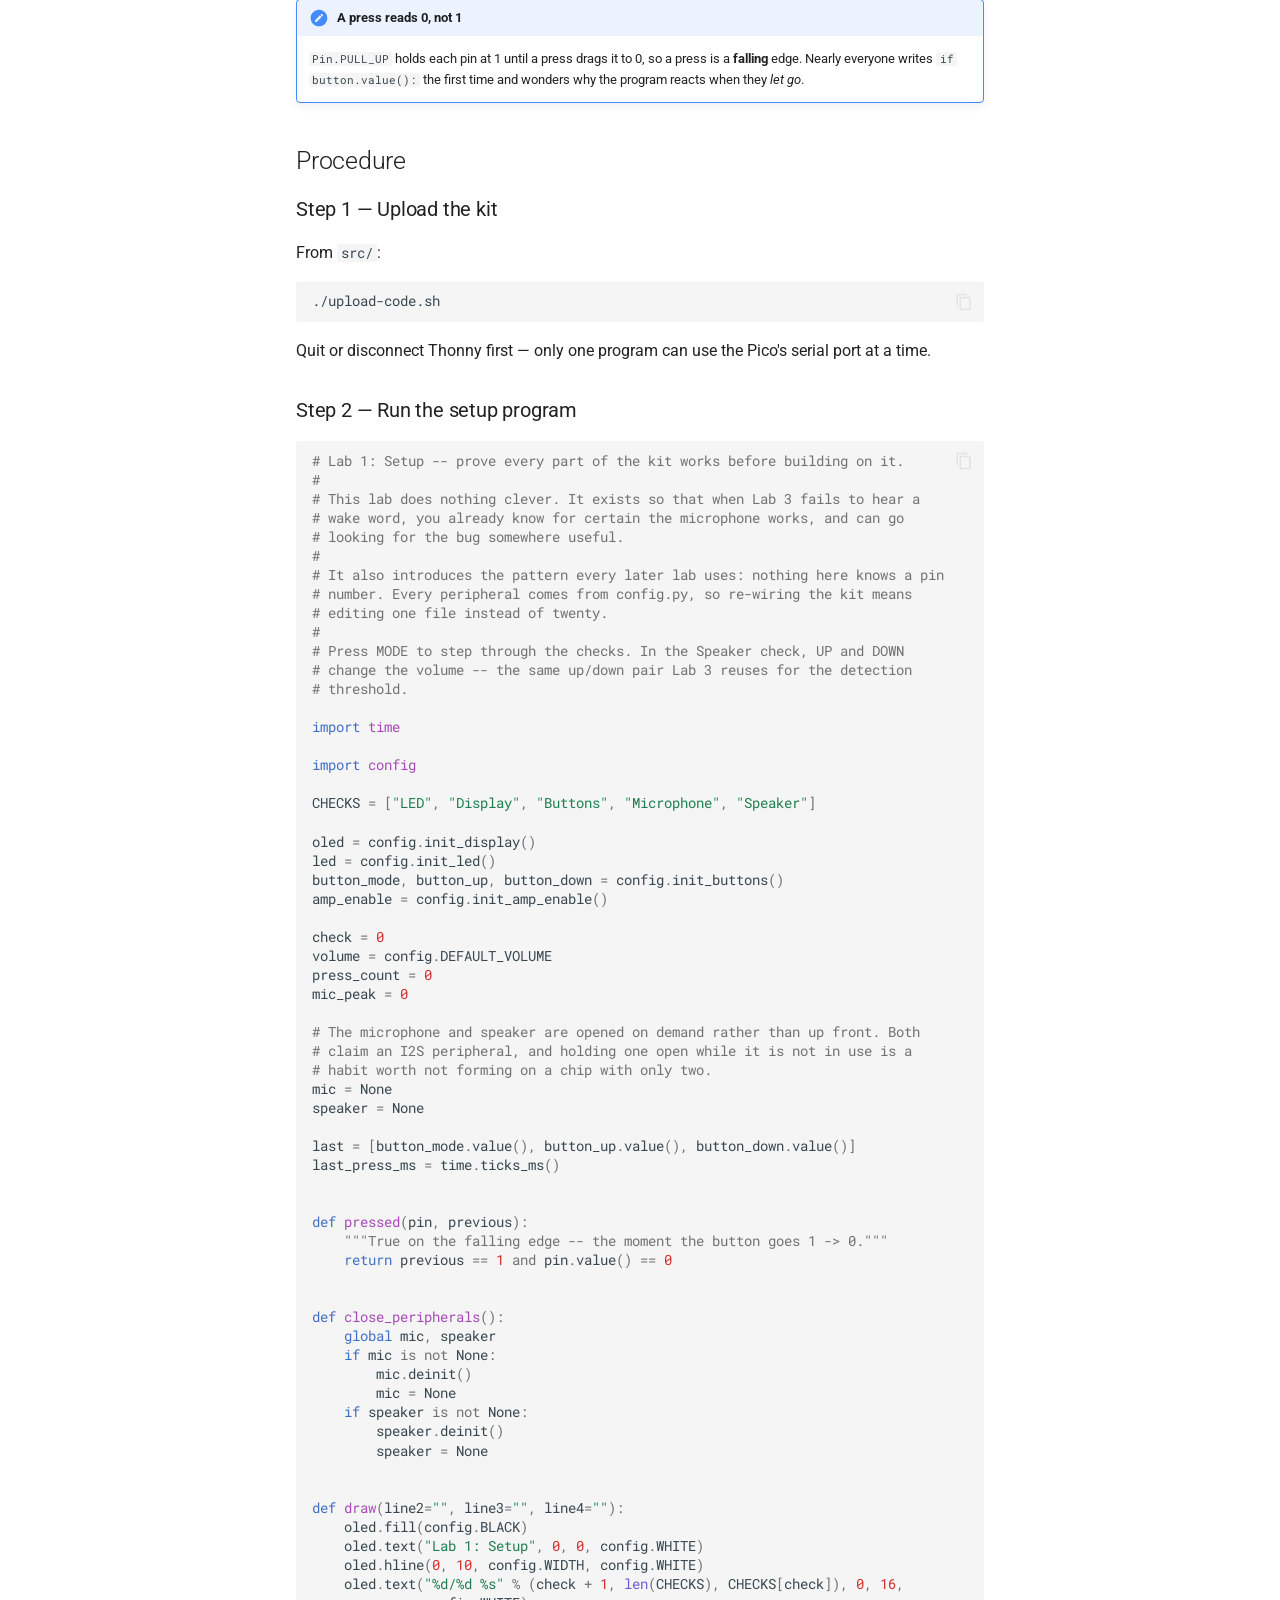
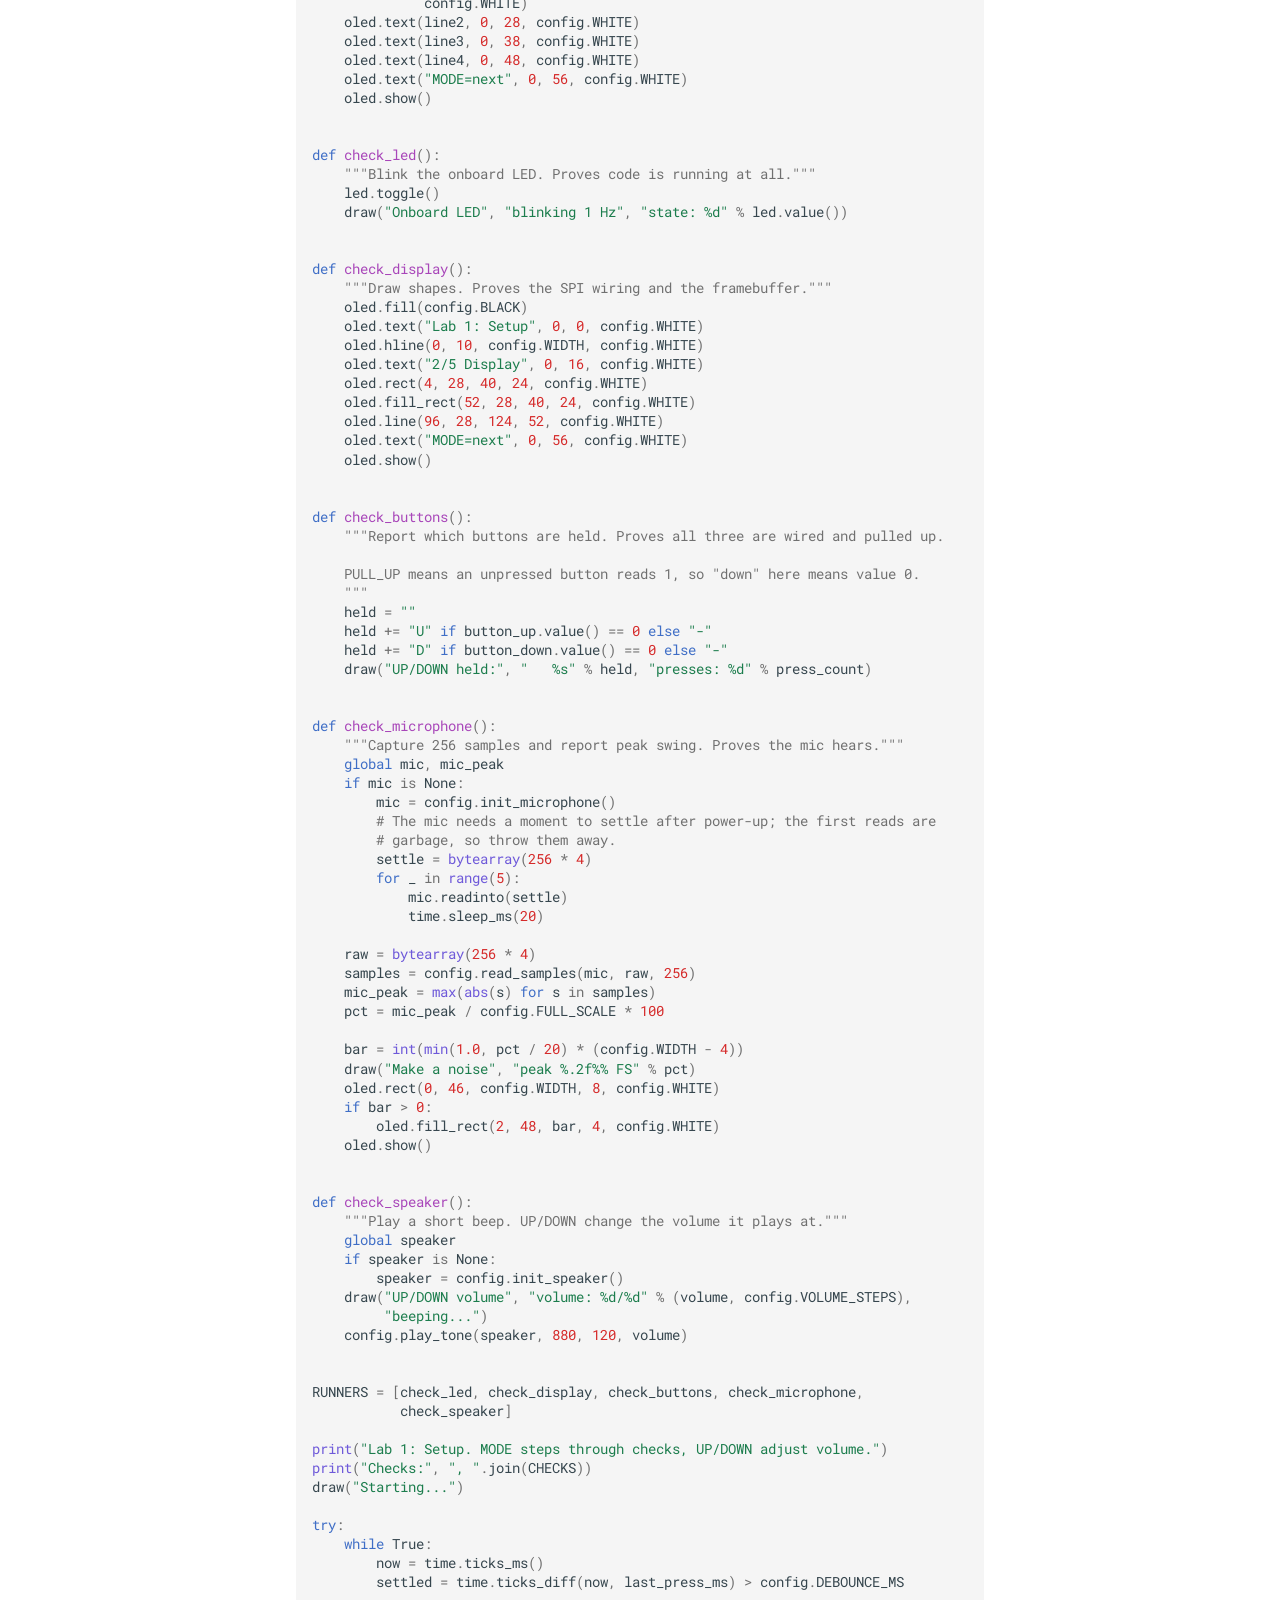
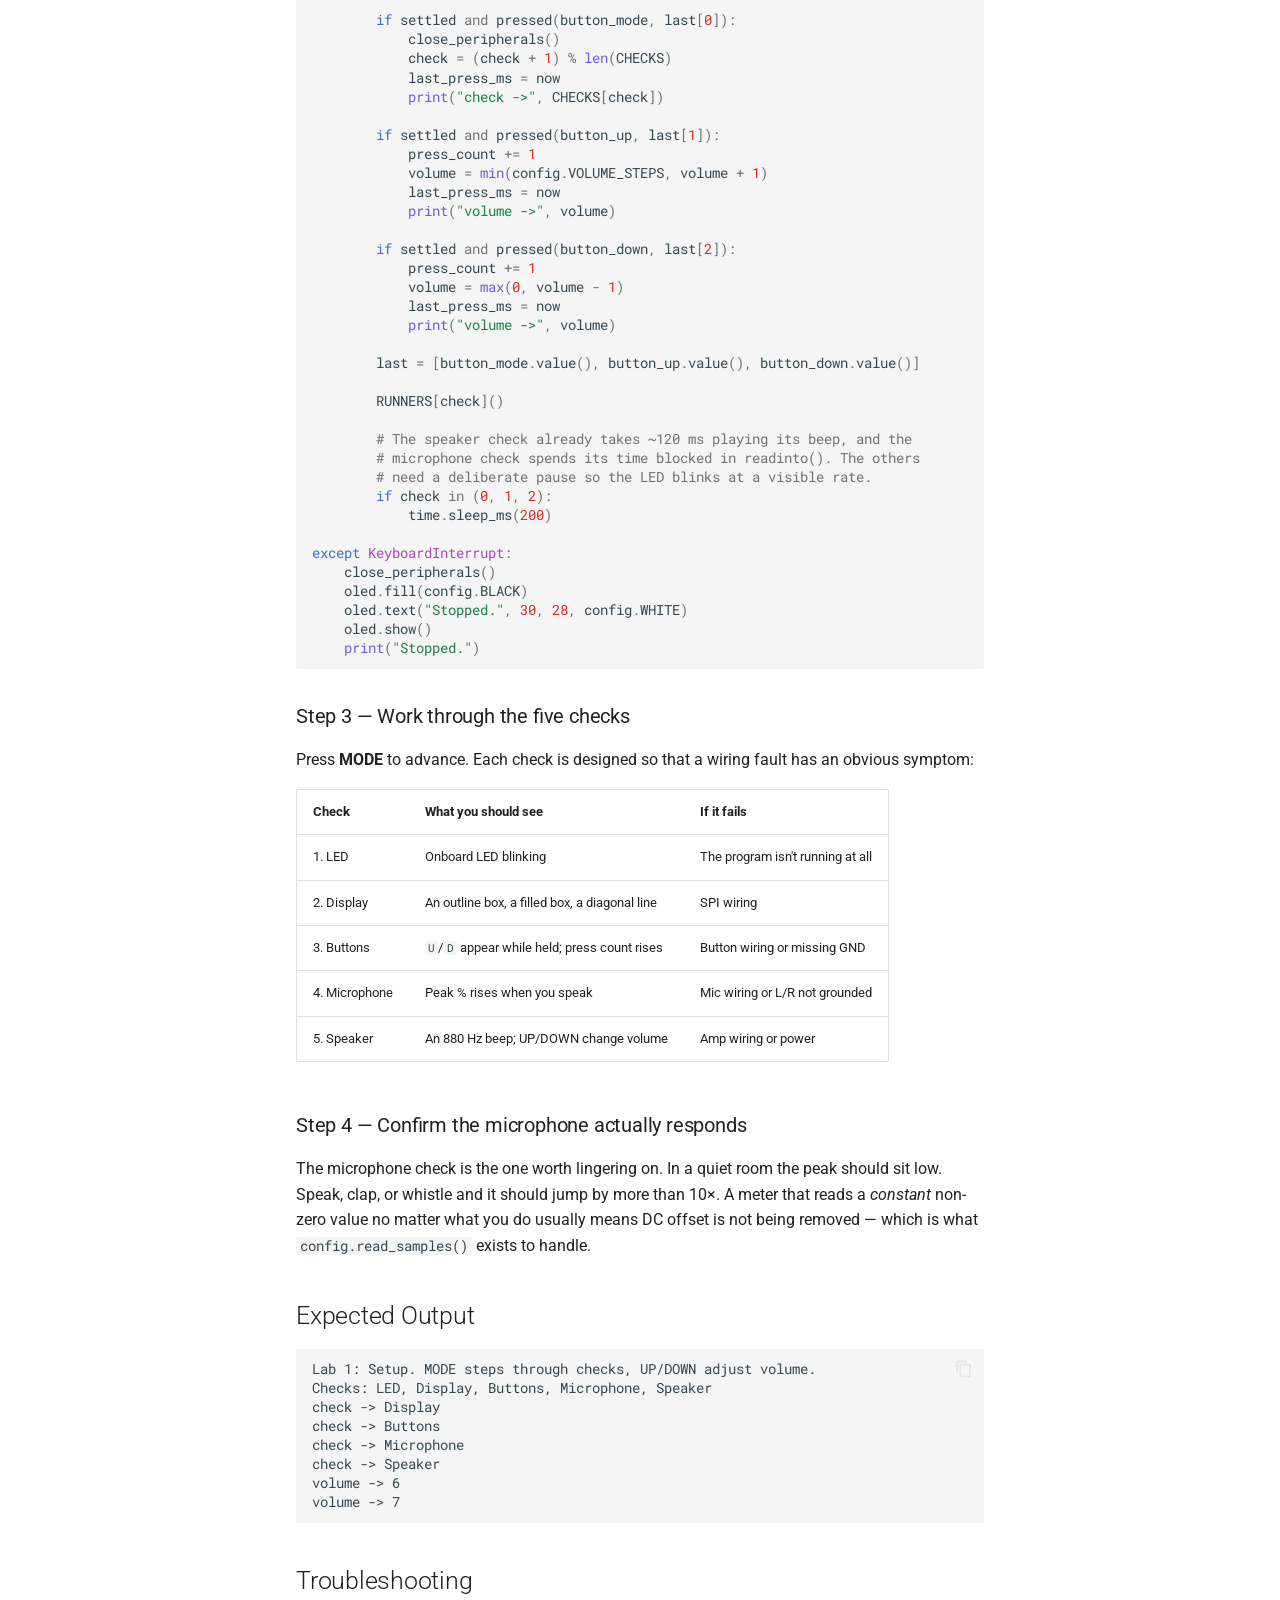
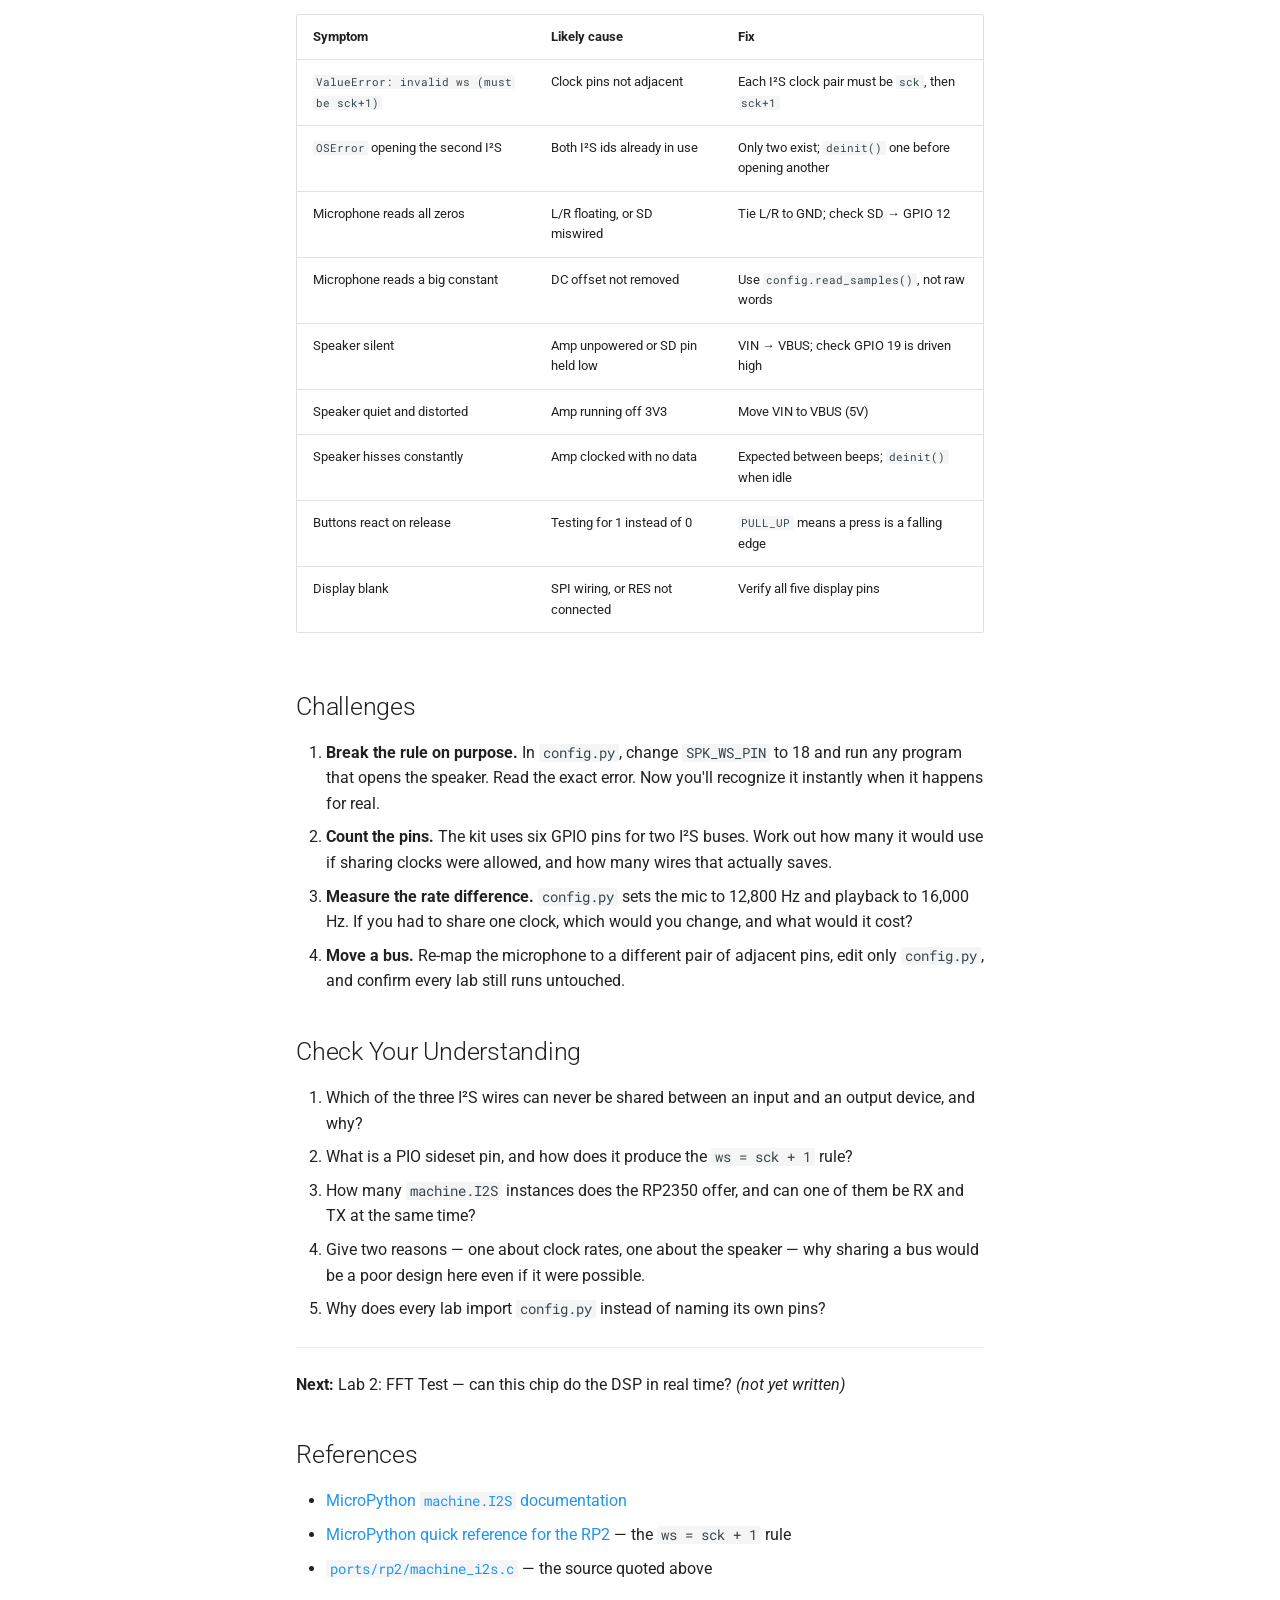
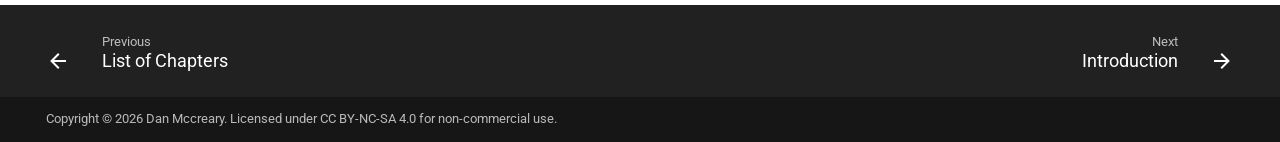
<file: labs/01-setup/index.html>
<!doctype html>
<html lang="en" class="no-js">
  <head>
    
      <meta charset="utf-8">
      <meta name="viewport" content="width=device-width,initial-scale=1">
      
        <meta name="description" content="Wire the smart speaker kit, verify every peripheral, and understand why the microphone and the speaker each need their own I²S bus">
      
      
        <meta name="author" content="Dan Mccreary">
      
      
        <link rel="canonical" href="https://dmccreary.github.io/wake-word-detection/labs/01-setup/">
      
      
        <link rel="prev" href="../../chapters/">
      
      
        <link rel="next" href="../../learning-graph/">
      
      
      <link rel="icon" href="../../assets/images/favicon.png">
      <meta name="generator" content="mkdocs-1.6.1, mkdocs-material-9.6.12">
    
    
      
        <title>Lab 1: Setup and Wiring - Smart Speakers on a $7 Microcontroller</title>
      
    
    
      <link rel="stylesheet" href="../../assets/stylesheets/main.2afb09e1.min.css">
      
        
        <link rel="stylesheet" href="../../assets/stylesheets/palette.06af60db.min.css">
      
      


    
    
      
    
    
      
        
        
        <link rel="preconnect" href="https://fonts.gstatic.com" crossorigin>
        <link rel="stylesheet" href="https://fonts.googleapis.com/css?family=Roboto:300,300i,400,400i,700,700i%7CRoboto+Mono:400,400i,700,700i&display=fallback">
        <style>:root{--md-text-font:"Roboto";--md-code-font:"Roboto Mono"}</style>
      
    
    
      <link rel="stylesheet" href="../../css/extra.css">
    
    <script>__md_scope=new URL("../..",location),__md_hash=e=>[...e].reduce(((e,_)=>(e<<5)-e+_.charCodeAt(0)),0),__md_get=(e,_=localStorage,t=__md_scope)=>JSON.parse(_.getItem(t.pathname+"."+e)),__md_set=(e,_,t=localStorage,a=__md_scope)=>{try{t.setItem(a.pathname+"."+e,JSON.stringify(_))}catch(e){}}</script>
    
      

    
    
    
  </head>
  
  
    
    
    
    
    
    <body dir="ltr" data-md-color-scheme="default" data-md-color-primary="blue" data-md-color-accent="deep-orange">
  
    
    <input class="md-toggle" data-md-toggle="drawer" type="checkbox" id="__drawer" autocomplete="off">
    <input class="md-toggle" data-md-toggle="search" type="checkbox" id="__search" autocomplete="off">
    <label class="md-overlay" for="__drawer"></label>
    <div data-md-component="skip">
      
        
        <a href="#lab-1-setup-and-wiring" class="md-skip">
          Skip to content
        </a>
      
    </div>
    <div data-md-component="announce">
      
    </div>
    
    
      

  

<header class="md-header md-header--shadow" data-md-component="header">
  <nav class="md-header__inner md-grid" aria-label="Header">
    <a href="../.." title="Smart Speakers on a $7 Microcontroller" class="md-header__button md-logo" aria-label="Smart Speakers on a $7 Microcontroller" data-md-component="logo">
      
  
  <svg xmlns="http://www.w3.org/2000/svg" viewBox="0 0 24 24"><path d="M12 8a3 3 0 0 0 3-3 3 3 0 0 0-3-3 3 3 0 0 0-3 3 3 3 0 0 0 3 3m0 3.54C9.64 9.35 6.5 8 3 8v11c3.5 0 6.64 1.35 9 3.54 2.36-2.19 5.5-3.54 9-3.54V8c-3.5 0-6.64 1.35-9 3.54"/></svg>

    </a>
    <label class="md-header__button md-icon" for="__drawer">
      
      <svg xmlns="http://www.w3.org/2000/svg" viewBox="0 0 24 24"><path d="M3 6h18v2H3zm0 5h18v2H3zm0 5h18v2H3z"/></svg>
    </label>
    <div class="md-header__title" data-md-component="header-title">
      <div class="md-header__ellipsis">
        <div class="md-header__topic">
          <span class="md-ellipsis">
            Smart Speakers on a $7 Microcontroller
          </span>
        </div>
        <div class="md-header__topic" data-md-component="header-topic">
          <span class="md-ellipsis">
            
              Lab 1: Setup and Wiring
            
          </span>
        </div>
      </div>
    </div>
    
      
    
    
    
    
      
      
        <label class="md-header__button md-icon" for="__search">
          
          <svg xmlns="http://www.w3.org/2000/svg" viewBox="0 0 24 24"><path d="M9.5 3A6.5 6.5 0 0 1 16 9.5c0 1.61-.59 3.09-1.56 4.23l.27.27h.79l5 5-1.5 1.5-5-5v-.79l-.27-.27A6.52 6.52 0 0 1 9.5 16 6.5 6.5 0 0 1 3 9.5 6.5 6.5 0 0 1 9.5 3m0 2C7 5 5 7 5 9.5S7 14 9.5 14 14 12 14 9.5 12 5 9.5 5"/></svg>
        </label>
        <div class="md-search" data-md-component="search" role="dialog">
  <label class="md-search__overlay" for="__search"></label>
  <div class="md-search__inner" role="search">
    <form class="md-search__form" name="search">
      <input type="text" class="md-search__input" name="query" aria-label="Search" placeholder="Search" autocapitalize="off" autocorrect="off" autocomplete="off" spellcheck="false" data-md-component="search-query" required>
      <label class="md-search__icon md-icon" for="__search">
        
        <svg xmlns="http://www.w3.org/2000/svg" viewBox="0 0 24 24"><path d="M9.5 3A6.5 6.5 0 0 1 16 9.5c0 1.61-.59 3.09-1.56 4.23l.27.27h.79l5 5-1.5 1.5-5-5v-.79l-.27-.27A6.52 6.52 0 0 1 9.5 16 6.5 6.5 0 0 1 3 9.5 6.5 6.5 0 0 1 9.5 3m0 2C7 5 5 7 5 9.5S7 14 9.5 14 14 12 14 9.5 12 5 9.5 5"/></svg>
        
        <svg xmlns="http://www.w3.org/2000/svg" viewBox="0 0 24 24"><path d="M20 11v2H8l5.5 5.5-1.42 1.42L4.16 12l7.92-7.92L13.5 5.5 8 11z"/></svg>
      </label>
      <nav class="md-search__options" aria-label="Search">
        
          <a href="javascript:void(0)" class="md-search__icon md-icon" title="Share" aria-label="Share" data-clipboard data-clipboard-text="" data-md-component="search-share" tabindex="-1">
            
            <svg xmlns="http://www.w3.org/2000/svg" viewBox="0 0 24 24"><path d="M18 16.08c-.76 0-1.44.3-1.96.77L8.91 12.7c.05-.23.09-.46.09-.7s-.04-.47-.09-.7l7.05-4.11c.54.5 1.25.81 2.04.81a3 3 0 0 0 3-3 3 3 0 0 0-3-3 3 3 0 0 0-3 3c0 .24.04.47.09.7L8.04 9.81C7.5 9.31 6.79 9 6 9a3 3 0 0 0-3 3 3 3 0 0 0 3 3c.79 0 1.5-.31 2.04-.81l7.12 4.15c-.05.21-.08.43-.08.66 0 1.61 1.31 2.91 2.92 2.91s2.92-1.3 2.92-2.91A2.92 2.92 0 0 0 18 16.08"/></svg>
          </a>
        
        <button type="reset" class="md-search__icon md-icon" title="Clear" aria-label="Clear" tabindex="-1">
          
          <svg xmlns="http://www.w3.org/2000/svg" viewBox="0 0 24 24"><path d="M19 6.41 17.59 5 12 10.59 6.41 5 5 6.41 10.59 12 5 17.59 6.41 19 12 13.41 17.59 19 19 17.59 13.41 12z"/></svg>
        </button>
      </nav>
      
        <div class="md-search__suggest" data-md-component="search-suggest"></div>
      
    </form>
    <div class="md-search__output">
      <div class="md-search__scrollwrap" tabindex="0" data-md-scrollfix>
        <div class="md-search-result" data-md-component="search-result">
          <div class="md-search-result__meta">
            Initializing search
          </div>
          <ol class="md-search-result__list" role="presentation"></ol>
        </div>
      </div>
    </div>
  </div>
</div>
      
    
    
      <div class="md-header__source">
        <a href="https://github.com/dmccreary/wake-word-detection" title="Go to repository" class="md-source" data-md-component="source">
  <div class="md-source__icon md-icon">
    
    <svg xmlns="http://www.w3.org/2000/svg" viewBox="0 0 448 512"><!--! Font Awesome Free 6.7.2 by @fontawesome - https://fontawesome.com License - https://fontawesome.com/license/free (Icons: CC BY 4.0, Fonts: SIL OFL 1.1, Code: MIT License) Copyright 2024 Fonticons, Inc.--><path d="M439.55 236.05 244 40.45a28.87 28.87 0 0 0-40.81 0l-40.66 40.63 51.52 51.52c27.06-9.14 52.68 16.77 43.39 43.68l49.66 49.66c34.23-11.8 61.18 31 35.47 56.69-26.49 26.49-70.21-2.87-56-37.34L240.22 199v121.85c25.3 12.54 22.26 41.85 9.08 55a34.34 34.34 0 0 1-48.55 0c-17.57-17.6-11.07-46.91 11.25-56v-123c-20.8-8.51-24.6-30.74-18.64-45L142.57 101 8.45 235.14a28.86 28.86 0 0 0 0 40.81l195.61 195.6a28.86 28.86 0 0 0 40.8 0l194.69-194.69a28.86 28.86 0 0 0 0-40.81"/></svg>
  </div>
  <div class="md-source__repository">
    GitHub Repo
  </div>
</a>
      </div>
    
  </nav>
  
</header>
    
    <div class="md-container" data-md-component="container">
      
      
        
          
        
      
      <main class="md-main" data-md-component="main">
        <div class="md-main__inner md-grid">
          
            
              
              <div class="md-sidebar md-sidebar--primary" data-md-component="sidebar" data-md-type="navigation" >
                <div class="md-sidebar__scrollwrap">
                  <div class="md-sidebar__inner">
                    



<nav class="md-nav md-nav--primary" aria-label="Navigation" data-md-level="0">
  <label class="md-nav__title" for="__drawer">
    <a href="../.." title="Smart Speakers on a $7 Microcontroller" class="md-nav__button md-logo" aria-label="Smart Speakers on a $7 Microcontroller" data-md-component="logo">
      
  
  <svg xmlns="http://www.w3.org/2000/svg" viewBox="0 0 24 24"><path d="M12 8a3 3 0 0 0 3-3 3 3 0 0 0-3-3 3 3 0 0 0-3 3 3 3 0 0 0 3 3m0 3.54C9.64 9.35 6.5 8 3 8v11c3.5 0 6.64 1.35 9 3.54 2.36-2.19 5.5-3.54 9-3.54V8c-3.5 0-6.64 1.35-9 3.54"/></svg>

    </a>
    Smart Speakers on a $7 Microcontroller
  </label>
  
    <div class="md-nav__source">
      <a href="https://github.com/dmccreary/wake-word-detection" title="Go to repository" class="md-source" data-md-component="source">
  <div class="md-source__icon md-icon">
    
    <svg xmlns="http://www.w3.org/2000/svg" viewBox="0 0 448 512"><!--! Font Awesome Free 6.7.2 by @fontawesome - https://fontawesome.com License - https://fontawesome.com/license/free (Icons: CC BY 4.0, Fonts: SIL OFL 1.1, Code: MIT License) Copyright 2024 Fonticons, Inc.--><path d="M439.55 236.05 244 40.45a28.87 28.87 0 0 0-40.81 0l-40.66 40.63 51.52 51.52c27.06-9.14 52.68 16.77 43.39 43.68l49.66 49.66c34.23-11.8 61.18 31 35.47 56.69-26.49 26.49-70.21-2.87-56-37.34L240.22 199v121.85c25.3 12.54 22.26 41.85 9.08 55a34.34 34.34 0 0 1-48.55 0c-17.57-17.6-11.07-46.91 11.25-56v-123c-20.8-8.51-24.6-30.74-18.64-45L142.57 101 8.45 235.14a28.86 28.86 0 0 0 0 40.81l195.61 195.6a28.86 28.86 0 0 0 40.8 0l194.69-194.69a28.86 28.86 0 0 0 0-40.81"/></svg>
  </div>
  <div class="md-source__repository">
    GitHub Repo
  </div>
</a>
    </div>
  
  <ul class="md-nav__list" data-md-scrollfix>
    
      
      
  
  
  
  
    <li class="md-nav__item">
      <a href="../.." class="md-nav__link">
        
  
  
  <span class="md-ellipsis">
    Home
    
  </span>
  

      </a>
    </li>
  

    
      
      
  
  
  
  
    <li class="md-nav__item">
      <a href="../../about/" class="md-nav__link">
        
  
  
  <span class="md-ellipsis">
    About
    
  </span>
  

      </a>
    </li>
  

    
      
      
  
  
  
  
    <li class="md-nav__item">
      <a href="../../course-description/" class="md-nav__link">
        
  
  
  <span class="md-ellipsis">
    Course Description
    
  </span>
  

      </a>
    </li>
  

    
      
      
  
  
  
  
    
    
      
        
          
        
      
    
    
    
    
      
        
        
      
    
    <li class="md-nav__item md-nav__item--pruned md-nav__item--nested">
      
        
  
  
  
    <a href="../../chapters/" class="md-nav__link">
      
  
  
  <span class="md-ellipsis">
    Chapters
    
  </span>
  

      
        <span class="md-nav__icon md-icon"></span>
      
    </a>
  

      
    </li>
  

    
      
      
  
  
    
  
  
  
    
    
      
        
          
        
      
    
    
    
    
      
    
    <li class="md-nav__item md-nav__item--active md-nav__item--nested">
      
        
        
        <input class="md-nav__toggle md-toggle " type="checkbox" id="__nav_5" checked>
        
          
          <div class="md-nav__link md-nav__container">
            <a href="./" class="md-nav__link md-nav__link--active">
              
  
  
  <span class="md-ellipsis">
    Labs
    
  </span>
  

            </a>
            
          </div>
        
        <nav class="md-nav" data-md-level="1" aria-labelledby="__nav_5_label" aria-expanded="true">
          <label class="md-nav__title" for="__nav_5">
            <span class="md-nav__icon md-icon"></span>
            Labs
          </label>
          <ul class="md-nav__list" data-md-scrollfix>
            
              
            
          </ul>
        </nav>
      
    </li>
  

    
      
      
  
  
  
  
    
    
      
        
          
        
      
        
      
    
    
    
    
      
        
        
      
    
    <li class="md-nav__item md-nav__item--pruned md-nav__item--nested">
      
        
  
  
  
    <a href="../../learning-graph/" class="md-nav__link">
      
  
  
  <span class="md-ellipsis">
    Learning Graph
    
  </span>
  

      
        <span class="md-nav__icon md-icon"></span>
      
    </a>
  

      
    </li>
  

    
      
      
  
  
  
  
    
    
      
        
          
        
      
    
    
    
    
      
        
        
      
    
    <li class="md-nav__item md-nav__item--pruned md-nav__item--nested">
      
        
  
  
  
    <a href="../../sims/" class="md-nav__link">
      
  
  
  <span class="md-ellipsis">
    MicroSims
    
  </span>
  

      
        <span class="md-nav__icon md-icon"></span>
      
    </a>
  

      
    </li>
  

    
      
      
  
  
  
  
    <li class="md-nav__item">
      <a href="../../license/" class="md-nav__link">
        
  
  
  <span class="md-ellipsis">
    License
    
  </span>
  

      </a>
    </li>
  

    
      
      
  
  
  
  
    <li class="md-nav__item">
      <a href="../../contact/" class="md-nav__link">
        
  
  
  <span class="md-ellipsis">
    Contact
    
  </span>
  

      </a>
    </li>
  

    
  </ul>
</nav>
                  </div>
                </div>
              </div>
            
            
              
              <div class="md-sidebar md-sidebar--secondary" data-md-component="sidebar" data-md-type="toc" >
                <div class="md-sidebar__scrollwrap">
                  <div class="md-sidebar__inner">
                    

<nav class="md-nav md-nav--secondary" aria-label="Table of contents">
  
  
  
    
  
  
    <label class="md-nav__title" for="__toc">
      <span class="md-nav__icon md-icon"></span>
      Table of contents
    </label>
    <ul class="md-nav__list" data-md-component="toc" data-md-scrollfix>
      
        <li class="md-nav__item">
  <a href="#what-youll-build" class="md-nav__link">
    <span class="md-ellipsis">
      What You'll Build
    </span>
  </a>
  
</li>
      
        <li class="md-nav__item">
  <a href="#learning-objectives" class="md-nav__link">
    <span class="md-ellipsis">
      Learning Objectives
    </span>
  </a>
  
</li>
      
        <li class="md-nav__item">
  <a href="#concepts-introduced" class="md-nav__link">
    <span class="md-ellipsis">
      Concepts Introduced
    </span>
  </a>
  
</li>
      
        <li class="md-nav__item">
  <a href="#background" class="md-nav__link">
    <span class="md-ellipsis">
      Background
    </span>
  </a>
  
    <nav class="md-nav" aria-label="Background">
      <ul class="md-nav__list">
        
          <li class="md-nav__item">
  <a href="#the-kit-gains-an-output" class="md-nav__link">
    <span class="md-ellipsis">
      The kit gains an output
    </span>
  </a>
  
</li>
        
          <li class="md-nav__item">
  <a href="#why-cant-the-microphone-and-the-speaker-share-one-i2s-bus" class="md-nav__link">
    <span class="md-ellipsis">
      Why can't the microphone and the speaker share one I²S bus?
    </span>
  </a>
  
    <nav class="md-nav" aria-label="Why can&#39;t the microphone and the speaker share one I²S bus?">
      <ul class="md-nav__list">
        
          <li class="md-nav__item">
  <a href="#layer-1-the-data-lines-are-opposite-directions" class="md-nav__link">
    <span class="md-ellipsis">
      Layer 1 — the data lines are opposite directions
    </span>
  </a>
  
</li>
        
          <li class="md-nav__item">
  <a href="#layer-2-stock-micropython-wont-let-you-share-the-clocks-either" class="md-nav__link">
    <span class="md-ellipsis">
      Layer 2 — stock MicroPython won't let you share the clocks either
    </span>
  </a>
  
</li>
        
          <li class="md-nav__item">
  <a href="#layer-3-you-wouldnt-want-to-share-them-anyway" class="md-nav__link">
    <span class="md-ellipsis">
      Layer 3 — you wouldn't want to share them anyway
    </span>
  </a>
  
</li>
        
      </ul>
    </nav>
  
</li>
        
          <li class="md-nav__item">
  <a href="#one-file-owns-every-pin" class="md-nav__link">
    <span class="md-ellipsis">
      One file owns every pin
    </span>
  </a>
  
</li>
        
      </ul>
    </nav>
  
</li>
      
        <li class="md-nav__item">
  <a href="#wiring" class="md-nav__link">
    <span class="md-ellipsis">
      Wiring
    </span>
  </a>
  
</li>
      
        <li class="md-nav__item">
  <a href="#procedure" class="md-nav__link">
    <span class="md-ellipsis">
      Procedure
    </span>
  </a>
  
    <nav class="md-nav" aria-label="Procedure">
      <ul class="md-nav__list">
        
          <li class="md-nav__item">
  <a href="#step-1-upload-the-kit" class="md-nav__link">
    <span class="md-ellipsis">
      Step 1 — Upload the kit
    </span>
  </a>
  
</li>
        
          <li class="md-nav__item">
  <a href="#step-2-run-the-setup-program" class="md-nav__link">
    <span class="md-ellipsis">
      Step 2 — Run the setup program
    </span>
  </a>
  
</li>
        
          <li class="md-nav__item">
  <a href="#step-3-work-through-the-five-checks" class="md-nav__link">
    <span class="md-ellipsis">
      Step 3 — Work through the five checks
    </span>
  </a>
  
</li>
        
          <li class="md-nav__item">
  <a href="#step-4-confirm-the-microphone-actually-responds" class="md-nav__link">
    <span class="md-ellipsis">
      Step 4 — Confirm the microphone actually responds
    </span>
  </a>
  
</li>
        
      </ul>
    </nav>
  
</li>
      
        <li class="md-nav__item">
  <a href="#expected-output" class="md-nav__link">
    <span class="md-ellipsis">
      Expected Output
    </span>
  </a>
  
</li>
      
        <li class="md-nav__item">
  <a href="#troubleshooting" class="md-nav__link">
    <span class="md-ellipsis">
      Troubleshooting
    </span>
  </a>
  
</li>
      
        <li class="md-nav__item">
  <a href="#challenges" class="md-nav__link">
    <span class="md-ellipsis">
      Challenges
    </span>
  </a>
  
</li>
      
        <li class="md-nav__item">
  <a href="#check-your-understanding" class="md-nav__link">
    <span class="md-ellipsis">
      Check Your Understanding
    </span>
  </a>
  
</li>
      
        <li class="md-nav__item">
  <a href="#references" class="md-nav__link">
    <span class="md-ellipsis">
      References
    </span>
  </a>
  
</li>
      
    </ul>
  
</nav>
                  </div>
                </div>
              </div>
            
          
          
            <div class="md-content" data-md-component="content">
              <article class="md-content__inner md-typeset">
                
                  


  
    <a href="https://github.com/dmccreary/wake-word-detection/blob/main/docs/labs/01-setup/index.md" title="Edit this page" class="md-content__button md-icon">
      
      <svg xmlns="http://www.w3.org/2000/svg" viewBox="0 0 24 24"><path d="M10 20H6V4h7v5h5v3.1l2-2V8l-6-6H6c-1.1 0-2 .9-2 2v16c0 1.1.9 2 2 2h4zm10.2-7c.1 0 .3.1.4.2l1.3 1.3c.2.2.2.6 0 .8l-1 1-2.1-2.1 1-1c.1-.1.2-.2.4-.2m0 3.9L14.1 23H12v-2.1l6.1-6.1z"/></svg>
    </a>
  
  


<h1 id="lab-1-setup-and-wiring">Lab 1: Setup and Wiring<a class="headerlink" href="#lab-1-setup-and-wiring" title="Permanent link">&para;</a></h1>
<p><strong>Time:</strong> ~60 minutes  |  <strong>Prerequisites:</strong> a working wake-word detector from <a href="https://dmccreary.github.io/fft-benchmarking/">Real-Time DSP on a $5 Microcontroller</a>  |  <strong>Hardware:</strong> the full kit</p>
<h2 id="what-youll-build">What You'll Build<a class="headerlink" href="#what-youll-build" title="Permanent link">&para;</a></h2>
<p>A single program that steps through all five peripherals — LED, display, buttons, microphone,
speaker — and proves each one works before you build anything on top of it.</p>
<p>This is deliberately the least clever program in the course. Its value shows up in Lab 3, when
the wake-word detector fails to hear you and you already know, for certain, that the microphone
is fine.</p>
<h2 id="learning-objectives">Learning Objectives<a class="headerlink" href="#learning-objectives" title="Permanent link">&para;</a></h2>
<ul>
<li><strong>Wire</strong> an I²S microphone and an I²S amplifier to the same board</li>
<li><strong>Explain</strong> why those two devices cannot share one I²S bus</li>
<li><strong>Describe</strong> what the <code>ws = sck + 1</code> constraint is and where it comes from</li>
<li><strong>Centralize</strong> every pin number in one <code>config.py</code> instead of scattering them</li>
<li><strong>Verify</strong> each peripheral independently before combining them</li>
<li><strong>Distinguish</strong> a wiring fault from a software fault</li>
</ul>
<h2 id="concepts-introduced">Concepts Introduced<a class="headerlink" href="#concepts-introduced" title="Permanent link">&para;</a></h2>
<table>
<thead>
<tr>
<th>Concept</th>
<th>What it means here</th>
</tr>
</thead>
<tbody>
<tr>
<td>I²S bus direction</td>
<td>Data lines carry audio one way only — in or out, never both</td>
</tr>
<tr>
<td>I²S clock lines</td>
<td>Bit clock and word select, generated by whichever device is master</td>
</tr>
<tr>
<td>I²S master and slave</td>
<td>Both our audio chips are slaves; the Pico must clock both</td>
</tr>
<tr>
<td>PIO sideset pins</td>
<td>How the RP2350 generates I²S clocks, and why pins must be adjacent</td>
</tr>
<tr>
<td>Half-duplex peripheral</td>
<td>One <code>machine.I2S</code> instance is RX <strong>or</strong> TX, never both</td>
</tr>
<tr>
<td>Hardware configuration module</td>
<td>One <code>config.py</code> as the single source of truth for pins</td>
</tr>
<tr>
<td>Falling-edge button input</td>
<td><code>PULL_UP</code> means a press reads 0, not 1</td>
</tr>
<tr>
<td>Peripheral smoke test</td>
<td>Proving hardware before trusting software</td>
</tr>
</tbody>
</table>
<h2 id="background">Background<a class="headerlink" href="#background" title="Permanent link">&para;</a></h2>
<h3 id="the-kit-gains-an-output">The kit gains an output<a class="headerlink" href="#the-kit-gains-an-output" title="Permanent link">&para;</a></h3>
<p>The prerequisite course only ever <em>listened</em>. Every lab in it ended with a number on a screen.
This course has to <strong>talk back</strong>, which adds two things to the kit: a MAX98357A class-D
amplifier and a small speaker.</p>
<p>That turns out to raise a question almost every student asks within about ten minutes of
looking at the wiring diagram.</p>
<h3 id="why-cant-the-microphone-and-the-speaker-share-one-i2s-bus">Why can't the microphone and the speaker share one I²S bus?<a class="headerlink" href="#why-cant-the-microphone-and-the-speaker-share-one-i2s-bus" title="Permanent link">&para;</a></h3>
<p>It's a fair question. I²S is a <em>bus</em>, and buses normally allow several devices on one set of
wires. The INMP441 speaks I²S. The MAX98357A speaks I²S. So why does the wiring table below use
six GPIO pins instead of four?</p>
<p>The answer has three layers, and each one alone is enough to settle it.</p>
<h4 id="layer-1-the-data-lines-are-opposite-directions">Layer 1 — the data lines are opposite directions<a class="headerlink" href="#layer-1-the-data-lines-are-opposite-directions" title="Permanent link">&para;</a></h4>
<p>An I²S connection is three wires:</p>
<table>
<thead>
<tr>
<th>Wire</th>
<th>Name</th>
<th>Job</th>
</tr>
</thead>
<tbody>
<tr>
<td>SCK / BCLK</td>
<td>Bit clock</td>
<td>ticks once per bit</td>
</tr>
<tr>
<td>WS / LRC</td>
<td>Word select</td>
<td>marks the sample/channel boundary</td>
</tr>
<tr>
<td>SD / DIN</td>
<td>Serial data</td>
<td>the audio bits themselves</td>
</tr>
</tbody>
</table>
<p>The two clock lines are shared-able in principle — that is exactly how a normal multi-device
I²S bus works, with one master clocking several peripherals.</p>
<p>The <strong>data</strong> line is not. On the INMP441, <code>SD</code> is an <em>output</em>: the microphone drives it. On the
MAX98357A, <code>DIN</code> is an <em>input</em>: the amplifier listens to it. They point opposite ways, so they
are two separate wires no matter what else you do.</p>
<p>So even in the best possible case, sharing saves you <strong>two</strong> jumper wires, not three.</p>
<div class="admonition note">
<p class="admonition-title">Tying them together does something, just not something useful</p>
<p>Physically joining the mic's <code>SD</code> to the amp's <code>DIN</code> is not a short circuit — it is a
loopback. The speaker would play whatever the microphone hears, continuously, with no
software involved. It's a fun five-minute demo and a screeching feedback loop, but it is
not a signal path any program can use.</p>
</div>
<h4 id="layer-2-stock-micropython-wont-let-you-share-the-clocks-either">Layer 2 — stock MicroPython won't let you share the clocks either<a class="headerlink" href="#layer-2-stock-micropython-wont-let-you-share-the-clocks-either" title="Permanent link">&para;</a></h4>
<p>This is the part specific to our hardware, and it is the real answer.</p>
<p>On the RP2350, <code>machine.I2S</code> is not a dedicated hardware peripheral. It is built out of <strong>PIO</strong>
— the programmable I/O blocks — and each <code>I2S</code> object claims its own PIO state machine that
<strong>generates</strong> the clocks itself. From MicroPython's <code>ports/rp2/machine_i2s.c</code>:</p>
<div class="language-c highlight"><pre><span></span><code><span id="__span-0-1"><a id="__codelineno-0-1" name="__codelineno-0-1" href="#__codelineno-0-1"></a><span class="cp">#define MAX_I2S_RP2 (2)</span>
</span><span id="__span-0-2"><a id="__codelineno-0-2" name="__codelineno-0-2" href="#__codelineno-0-2"></a>
</span><span id="__span-0-3"><a id="__codelineno-0-3" name="__codelineno-0-3" href="#__codelineno-0-3"></a><span class="k">typedef</span><span class="w"> </span><span class="k">enum</span><span class="w"> </span><span class="p">{</span>
</span><span id="__span-0-4"><a id="__codelineno-0-4" name="__codelineno-0-4" href="#__codelineno-0-4"></a><span class="w">    </span><span class="n">RX</span><span class="p">,</span>
</span><span id="__span-0-5"><a id="__codelineno-0-5" name="__codelineno-0-5" href="#__codelineno-0-5"></a><span class="w">    </span><span class="n">TX</span>
</span><span id="__span-0-6"><a id="__codelineno-0-6" name="__codelineno-0-6" href="#__codelineno-0-6"></a><span class="p">}</span><span class="w"> </span><span class="n">i2s_mode_t</span><span class="p">;</span>
</span><span id="__span-0-7"><a id="__codelineno-0-7" name="__codelineno-0-7" href="#__codelineno-0-7"></a>
</span><span id="__span-0-8"><a id="__codelineno-0-8" name="__codelineno-0-8" href="#__codelineno-0-8"></a><span class="k">if</span><span class="w"> </span><span class="p">(</span><span class="n">ws</span><span class="w"> </span><span class="o">!=</span><span class="w"> </span><span class="p">(</span><span class="n">sck</span><span class="w"> </span><span class="o">+</span><span class="w"> </span><span class="mi">1</span><span class="p">))</span><span class="w"> </span><span class="p">{</span>
</span><span id="__span-0-9"><a id="__codelineno-0-9" name="__codelineno-0-9" href="#__codelineno-0-9"></a><span class="w">    </span><span class="n">mp_raise_ValueError</span><span class="p">(</span><span class="n">MP_ERROR_TEXT</span><span class="p">(</span><span class="s">&quot;invalid ws (must be sck+1)&quot;</span><span class="p">));</span>
</span><span id="__span-0-10"><a id="__codelineno-0-10" name="__codelineno-0-10" href="#__codelineno-0-10"></a><span class="p">}</span>
</span></code></pre></div>
<p>Three facts fall out of those few lines:</p>
<ol>
<li><strong>There are exactly two I²S instances</strong>, <code>id=0</code> and <code>id=1</code>.</li>
<li><strong>Each instance is half-duplex</strong> — <code>RX</code> or <code>TX</code>, never both. One instance cannot serve a
   microphone and a speaker at the same time.</li>
<li><strong><code>ws</code> must be <code>sck + 1</code>.</strong> The comment in the source explains why: <em>SCK and WS are
   implemented as PIO sideset pins, and sideset pins must be sequential.</em></li>
</ol>
<p>That third point is the one that closes the door. Because each instance generates its own SCK
and WS, pointing both instances at the same two GPIO pins does not create a shared bus — it
creates <strong>two independent state machines driving the same wires</strong>, with no phase relationship
between them. That's pin contention, and the result is garbage on both.</p>
<p>Neither chip can rescue you by supplying the clock instead: the INMP441 and the MAX98357A are
both I²S <em>slaves</em>. Someone has to be master, and the only candidate is the Pico.</p>
<div class="admonition warning">
<p class="admonition-title">The <code>ws = sck + 1</code> rule constrains your pin choices</p>
<p>This is a hard error, not a warning, and it bites people who pick pins by what's physically
convenient on the breadboard. Both buses in this kit obey it — mic <code>SCK=10, WS=11</code> and
speaker <code>BCLK=16, LRC=17</code>. If you re-map pins in <code>config.py</code>, keep each clock pair
<strong>adjacent and in that order</strong>, or <code>machine.I2S</code> raises
<code>ValueError: invalid ws (must be sck+1)</code> at construction.</p>
</div>
<h4 id="layer-3-you-wouldnt-want-to-share-them-anyway">Layer 3 — you wouldn't want to share them anyway<a class="headerlink" href="#layer-3-you-wouldnt-want-to-share-them-anyway" title="Permanent link">&para;</a></h4>
<p>Suppose the constraint above vanished tomorrow. Sharing would still be the wrong design for
this kit, for three reasons that matter later in the course:</p>
<ul>
<li><strong>The two devices run at different sample rates.</strong> The microphone captures at 12,800 Hz to
  match the wake-word frame budget. Cloud text-to-speech typically returns audio at 16,000 Hz.
  One shared clock cannot serve both without resampling one of them in software.</li>
<li><strong>A shared clock is always running.</strong> The MAX98357A plays whatever sits on <code>DIN</code> whenever it
  is clocked. You would have to feed it a continuous stream of silence the entire time you were
  merely <em>listening</em>, or accept hiss from the speaker.</li>
<li><strong>Separate buses let you switch the speaker off completely.</strong> Because the amplifier owns its
  own peripheral, the code can <code>deinit()</code> it while listening and re-create it to speak. That is
  precisely the mute-and-resume behavior this course needs when it tackles the device
  re-triggering on its own voice.</li>
</ul>
<div class="admonition tip">
<p class="admonition-title">It <em>is</em> possible — just not within this course's rules</p>
<p>You can implement genuine full-duplex I²S on one clock pair by writing your own PIO
program, and people do. That means bypassing <code>machine.I2S</code> entirely. This course, like its
prerequisite, runs on stock MicroPython with no toolchain, so we spend two extra GPIO pins
instead of a custom PIO assembler. Knowing <em>which</em> constraint you're paying for is the
point.</p>
</div>
<h3 id="one-file-owns-every-pin">One file owns every pin<a class="headerlink" href="#one-file-owns-every-pin" title="Permanent link">&para;</a></h3>
<p>Nothing in this kit hardcodes a pin number except <a href="https://github.com/dmccreary/wake-word-detection/blob/main/src/config.py"><code>config.py</code></a>.
Every lab imports it. Re-wiring the kit means editing one file, and a lab that runs on your
bench runs on someone else's differently-wired bench without modification.</p>
<h2 id="wiring">Wiring<a class="headerlink" href="#wiring" title="Permanent link">&para;</a></h2>
<p>Two independent I²S buses, plus SPI for the display and three plain GPIO inputs:</p>
<div class="language-text highlight"><pre><span></span><code><span id="__span-1-1"><a id="__codelineno-1-1" name="__codelineno-1-1" href="#__codelineno-1-1"></a>                     ┌────────────────────┐
</span><span id="__span-1-2"><a id="__codelineno-1-2" name="__codelineno-1-2" href="#__codelineno-1-2"></a>   GPIO 10  ────────►│ SCK                │
</span><span id="__span-1-3"><a id="__codelineno-1-3" name="__codelineno-1-3" href="#__codelineno-1-3"></a>   GPIO 11  ────────►│ WS      INMP441    │   I2S id=0, RX  (Pico listens)
</span><span id="__span-1-4"><a id="__codelineno-1-4" name="__codelineno-1-4" href="#__codelineno-1-4"></a>   GPIO 12  ◄────────│ SD                 │
</span><span id="__span-1-5"><a id="__codelineno-1-5" name="__codelineno-1-5" href="#__codelineno-1-5"></a>                     │ L/R ── GND         │
</span><span id="__span-1-6"><a id="__codelineno-1-6" name="__codelineno-1-6" href="#__codelineno-1-6"></a>                     └────────────────────┘
</span><span id="__span-1-7"><a id="__codelineno-1-7" name="__codelineno-1-7" href="#__codelineno-1-7"></a>
</span><span id="__span-1-8"><a id="__codelineno-1-8" name="__codelineno-1-8" href="#__codelineno-1-8"></a>                     ┌────────────────────┐
</span><span id="__span-1-9"><a id="__codelineno-1-9" name="__codelineno-1-9" href="#__codelineno-1-9"></a>   GPIO 16  ────────►│ BCLK               │
</span><span id="__span-1-10"><a id="__codelineno-1-10" name="__codelineno-1-10" href="#__codelineno-1-10"></a>   GPIO 17  ────────►│ LRC     MAX98357A  │   I2S id=1, TX  (Pico talks)
</span><span id="__span-1-11"><a id="__codelineno-1-11" name="__codelineno-1-11" href="#__codelineno-1-11"></a>   GPIO 18  ────────►│ DIN                │
</span><span id="__span-1-12"><a id="__codelineno-1-12" name="__codelineno-1-12" href="#__codelineno-1-12"></a>   GPIO 19  ────────►│ SD (shutdown)      │
</span><span id="__span-1-13"><a id="__codelineno-1-13" name="__codelineno-1-13" href="#__codelineno-1-13"></a>                     └────────────────────┘
</span><span id="__span-1-14"><a id="__codelineno-1-14" name="__codelineno-1-14" href="#__codelineno-1-14"></a>
</span><span id="__span-1-15"><a id="__codelineno-1-15" name="__codelineno-1-15" href="#__codelineno-1-15"></a>   arrows show which end drives the wire
</span></code></pre></div>
<p><strong>Display — SSD1306 128×64 OLED (SPI0)</strong></p>
<table>
<thead>
<tr>
<th>OLED</th>
<th>Pico 2</th>
<th>Purpose</th>
</tr>
</thead>
<tbody>
<tr>
<td>VCC</td>
<td>3V3</td>
<td>power</td>
</tr>
<tr>
<td>GND</td>
<td>GND</td>
<td>ground</td>
</tr>
<tr>
<td>SCL / CLK</td>
<td><strong>GPIO 2</strong></td>
<td>SPI clock</td>
</tr>
<tr>
<td>SDA / MOSI</td>
<td><strong>GPIO 3</strong></td>
<td>SPI data</td>
</tr>
<tr>
<td>RES</td>
<td><strong>GPIO 4</strong></td>
<td>reset</td>
</tr>
<tr>
<td>DC</td>
<td><strong>GPIO 5</strong></td>
<td>data/command select</td>
</tr>
<tr>
<td>CS</td>
<td><strong>GPIO 6</strong></td>
<td>chip select</td>
</tr>
</tbody>
</table>
<p><strong>Microphone — INMP441 (I²S bus 0, receive)</strong></p>
<table>
<thead>
<tr>
<th>INMP441</th>
<th>Pico 2</th>
<th>Purpose</th>
</tr>
</thead>
<tbody>
<tr>
<td>VDD</td>
<td>3V3</td>
<td>power</td>
</tr>
<tr>
<td>GND</td>
<td>GND</td>
<td>ground</td>
</tr>
<tr>
<td>SCK</td>
<td><strong>GPIO 10</strong></td>
<td>bit clock</td>
</tr>
<tr>
<td>WS</td>
<td><strong>GPIO 11</strong></td>
<td>word select — note <code>11 = 10 + 1</code></td>
</tr>
<tr>
<td>SD</td>
<td><strong>GPIO 12</strong></td>
<td>serial data (mic → Pico)</td>
</tr>
<tr>
<td>L/R</td>
<td>GND</td>
<td>selects the left channel</td>
</tr>
</tbody>
</table>
<p><strong>Speaker — MAX98357A (I²S bus 1, transmit)</strong></p>
<table>
<thead>
<tr>
<th>MAX98357A</th>
<th>Pico 2</th>
<th>Purpose</th>
</tr>
</thead>
<tbody>
<tr>
<td>VIN</td>
<td>VBUS (5V)</td>
<td>power — see the warning below</td>
</tr>
<tr>
<td>GND</td>
<td>GND</td>
<td>ground</td>
</tr>
<tr>
<td>BCLK</td>
<td><strong>GPIO 16</strong></td>
<td>bit clock</td>
</tr>
<tr>
<td>LRC</td>
<td><strong>GPIO 17</strong></td>
<td>word select — note <code>17 = 16 + 1</code></td>
</tr>
<tr>
<td>DIN</td>
<td><strong>GPIO 18</strong></td>
<td>serial data (Pico → amp)</td>
</tr>
<tr>
<td>SD</td>
<td><strong>GPIO 19</strong></td>
<td>shutdown, optional</td>
</tr>
<tr>
<td><code>+</code> / <code>−</code></td>
<td>speaker leads</td>
<td>8Ω speaker</td>
</tr>
</tbody>
</table>
<div class="admonition warning">
<p class="admonition-title">Power the amplifier from 5V, not 3V3</p>
<p>The MAX98357A will run off 3V3, but quietly — its output power scales with supply voltage,
and the Pico's 3V3 regulator is not sized to drive a speaker on top of everything else.
Use <strong>VBUS</strong> (pin 40, the 5V rail from USB). A loud amplifier browning out the 3V3 rail
mid-sentence produces bugs that look like software faults and are not.</p>
</div>
<div class="admonition note">
<p class="admonition-title">The amplifier's SD pin is optional but useful</p>
<p>Left unconnected, the MAX98357A uses its default gain and is always enabled. Wiring it to
GPIO 19 lets software shut the amplifier off completely — the hardware half of the
mute-and-resume mitigation later in the course. Set <code>SPK_ENABLE_PIN = None</code> in <code>config.py</code>
if you leave it unwired.</p>
</div>
<p><strong>Buttons — three momentary push buttons</strong></p>
<table>
<thead>
<tr>
<th>Button</th>
<th>Pico 2</th>
<th>Role in this lab</th>
</tr>
</thead>
<tbody>
<tr>
<td>MODE</td>
<td><strong>GPIO 13</strong></td>
<td>advance to the next check</td>
</tr>
<tr>
<td>UP</td>
<td><strong>GPIO 14</strong></td>
<td>volume up</td>
</tr>
<tr>
<td>DOWN</td>
<td><strong>GPIO 15</strong></td>
<td>volume down</td>
</tr>
</tbody>
</table>
<p>Each button's other leg goes to <strong>GND</strong>.</p>
<div class="admonition note">
<p class="admonition-title">A press reads 0, not 1</p>
<p><code>Pin.PULL_UP</code> holds each pin at 1 until a press drags it to 0, so a press is a <strong>falling</strong>
edge. Nearly everyone writes <code>if button.value():</code> the first time and wonders why the
program reacts when they <em>let go</em>.</p>
</div>
<h2 id="procedure">Procedure<a class="headerlink" href="#procedure" title="Permanent link">&para;</a></h2>
<h3 id="step-1-upload-the-kit">Step 1 — Upload the kit<a class="headerlink" href="#step-1-upload-the-kit" title="Permanent link">&para;</a></h3>
<p>From <code>src/</code>:</p>
<div class="language-bash highlight"><pre><span></span><code><span id="__span-2-1"><a id="__codelineno-2-1" name="__codelineno-2-1" href="#__codelineno-2-1"></a>./upload-code.sh
</span></code></pre></div>
<p>Quit or disconnect Thonny first — only one program can use the Pico's serial port at a time.</p>
<h3 id="step-2-run-the-setup-program">Step 2 — Run the setup program<a class="headerlink" href="#step-2-run-the-setup-program" title="Permanent link">&para;</a></h3>
<div class="language-python highlight"><pre><span></span><code><span id="__span-3-1"><a id="__codelineno-3-1" name="__codelineno-3-1" href="#__codelineno-3-1"></a><span class="c1"># Lab 1: Setup -- prove every part of the kit works before building on it.</span>
</span><span id="__span-3-2"><a id="__codelineno-3-2" name="__codelineno-3-2" href="#__codelineno-3-2"></a><span class="c1">#</span>
</span><span id="__span-3-3"><a id="__codelineno-3-3" name="__codelineno-3-3" href="#__codelineno-3-3"></a><span class="c1"># This lab does nothing clever. It exists so that when Lab 3 fails to hear a</span>
</span><span id="__span-3-4"><a id="__codelineno-3-4" name="__codelineno-3-4" href="#__codelineno-3-4"></a><span class="c1"># wake word, you already know for certain the microphone works, and can go</span>
</span><span id="__span-3-5"><a id="__codelineno-3-5" name="__codelineno-3-5" href="#__codelineno-3-5"></a><span class="c1"># looking for the bug somewhere useful.</span>
</span><span id="__span-3-6"><a id="__codelineno-3-6" name="__codelineno-3-6" href="#__codelineno-3-6"></a><span class="c1">#</span>
</span><span id="__span-3-7"><a id="__codelineno-3-7" name="__codelineno-3-7" href="#__codelineno-3-7"></a><span class="c1"># It also introduces the pattern every later lab uses: nothing here knows a pin</span>
</span><span id="__span-3-8"><a id="__codelineno-3-8" name="__codelineno-3-8" href="#__codelineno-3-8"></a><span class="c1"># number. Every peripheral comes from config.py, so re-wiring the kit means</span>
</span><span id="__span-3-9"><a id="__codelineno-3-9" name="__codelineno-3-9" href="#__codelineno-3-9"></a><span class="c1"># editing one file instead of twenty.</span>
</span><span id="__span-3-10"><a id="__codelineno-3-10" name="__codelineno-3-10" href="#__codelineno-3-10"></a><span class="c1">#</span>
</span><span id="__span-3-11"><a id="__codelineno-3-11" name="__codelineno-3-11" href="#__codelineno-3-11"></a><span class="c1"># Press MODE to step through the checks. In the Speaker check, UP and DOWN</span>
</span><span id="__span-3-12"><a id="__codelineno-3-12" name="__codelineno-3-12" href="#__codelineno-3-12"></a><span class="c1"># change the volume -- the same up/down pair Lab 3 reuses for the detection</span>
</span><span id="__span-3-13"><a id="__codelineno-3-13" name="__codelineno-3-13" href="#__codelineno-3-13"></a><span class="c1"># threshold.</span>
</span><span id="__span-3-14"><a id="__codelineno-3-14" name="__codelineno-3-14" href="#__codelineno-3-14"></a>
</span><span id="__span-3-15"><a id="__codelineno-3-15" name="__codelineno-3-15" href="#__codelineno-3-15"></a><span class="kn">import</span> <span class="nn">time</span>
</span><span id="__span-3-16"><a id="__codelineno-3-16" name="__codelineno-3-16" href="#__codelineno-3-16"></a>
</span><span id="__span-3-17"><a id="__codelineno-3-17" name="__codelineno-3-17" href="#__codelineno-3-17"></a><span class="kn">import</span> <span class="nn">config</span>
</span><span id="__span-3-18"><a id="__codelineno-3-18" name="__codelineno-3-18" href="#__codelineno-3-18"></a>
</span><span id="__span-3-19"><a id="__codelineno-3-19" name="__codelineno-3-19" href="#__codelineno-3-19"></a><span class="n">CHECKS</span> <span class="o">=</span> <span class="p">[</span><span class="s2">&quot;LED&quot;</span><span class="p">,</span> <span class="s2">&quot;Display&quot;</span><span class="p">,</span> <span class="s2">&quot;Buttons&quot;</span><span class="p">,</span> <span class="s2">&quot;Microphone&quot;</span><span class="p">,</span> <span class="s2">&quot;Speaker&quot;</span><span class="p">]</span>
</span><span id="__span-3-20"><a id="__codelineno-3-20" name="__codelineno-3-20" href="#__codelineno-3-20"></a>
</span><span id="__span-3-21"><a id="__codelineno-3-21" name="__codelineno-3-21" href="#__codelineno-3-21"></a><span class="n">oled</span> <span class="o">=</span> <span class="n">config</span><span class="o">.</span><span class="n">init_display</span><span class="p">()</span>
</span><span id="__span-3-22"><a id="__codelineno-3-22" name="__codelineno-3-22" href="#__codelineno-3-22"></a><span class="n">led</span> <span class="o">=</span> <span class="n">config</span><span class="o">.</span><span class="n">init_led</span><span class="p">()</span>
</span><span id="__span-3-23"><a id="__codelineno-3-23" name="__codelineno-3-23" href="#__codelineno-3-23"></a><span class="n">button_mode</span><span class="p">,</span> <span class="n">button_up</span><span class="p">,</span> <span class="n">button_down</span> <span class="o">=</span> <span class="n">config</span><span class="o">.</span><span class="n">init_buttons</span><span class="p">()</span>
</span><span id="__span-3-24"><a id="__codelineno-3-24" name="__codelineno-3-24" href="#__codelineno-3-24"></a><span class="n">amp_enable</span> <span class="o">=</span> <span class="n">config</span><span class="o">.</span><span class="n">init_amp_enable</span><span class="p">()</span>
</span><span id="__span-3-25"><a id="__codelineno-3-25" name="__codelineno-3-25" href="#__codelineno-3-25"></a>
</span><span id="__span-3-26"><a id="__codelineno-3-26" name="__codelineno-3-26" href="#__codelineno-3-26"></a><span class="n">check</span> <span class="o">=</span> <span class="mi">0</span>
</span><span id="__span-3-27"><a id="__codelineno-3-27" name="__codelineno-3-27" href="#__codelineno-3-27"></a><span class="n">volume</span> <span class="o">=</span> <span class="n">config</span><span class="o">.</span><span class="n">DEFAULT_VOLUME</span>
</span><span id="__span-3-28"><a id="__codelineno-3-28" name="__codelineno-3-28" href="#__codelineno-3-28"></a><span class="n">press_count</span> <span class="o">=</span> <span class="mi">0</span>
</span><span id="__span-3-29"><a id="__codelineno-3-29" name="__codelineno-3-29" href="#__codelineno-3-29"></a><span class="n">mic_peak</span> <span class="o">=</span> <span class="mi">0</span>
</span><span id="__span-3-30"><a id="__codelineno-3-30" name="__codelineno-3-30" href="#__codelineno-3-30"></a>
</span><span id="__span-3-31"><a id="__codelineno-3-31" name="__codelineno-3-31" href="#__codelineno-3-31"></a><span class="c1"># The microphone and speaker are opened on demand rather than up front. Both</span>
</span><span id="__span-3-32"><a id="__codelineno-3-32" name="__codelineno-3-32" href="#__codelineno-3-32"></a><span class="c1"># claim an I2S peripheral, and holding one open while it is not in use is a</span>
</span><span id="__span-3-33"><a id="__codelineno-3-33" name="__codelineno-3-33" href="#__codelineno-3-33"></a><span class="c1"># habit worth not forming on a chip with only two.</span>
</span><span id="__span-3-34"><a id="__codelineno-3-34" name="__codelineno-3-34" href="#__codelineno-3-34"></a><span class="n">mic</span> <span class="o">=</span> <span class="kc">None</span>
</span><span id="__span-3-35"><a id="__codelineno-3-35" name="__codelineno-3-35" href="#__codelineno-3-35"></a><span class="n">speaker</span> <span class="o">=</span> <span class="kc">None</span>
</span><span id="__span-3-36"><a id="__codelineno-3-36" name="__codelineno-3-36" href="#__codelineno-3-36"></a>
</span><span id="__span-3-37"><a id="__codelineno-3-37" name="__codelineno-3-37" href="#__codelineno-3-37"></a><span class="n">last</span> <span class="o">=</span> <span class="p">[</span><span class="n">button_mode</span><span class="o">.</span><span class="n">value</span><span class="p">(),</span> <span class="n">button_up</span><span class="o">.</span><span class="n">value</span><span class="p">(),</span> <span class="n">button_down</span><span class="o">.</span><span class="n">value</span><span class="p">()]</span>
</span><span id="__span-3-38"><a id="__codelineno-3-38" name="__codelineno-3-38" href="#__codelineno-3-38"></a><span class="n">last_press_ms</span> <span class="o">=</span> <span class="n">time</span><span class="o">.</span><span class="n">ticks_ms</span><span class="p">()</span>
</span><span id="__span-3-39"><a id="__codelineno-3-39" name="__codelineno-3-39" href="#__codelineno-3-39"></a>
</span><span id="__span-3-40"><a id="__codelineno-3-40" name="__codelineno-3-40" href="#__codelineno-3-40"></a>
</span><span id="__span-3-41"><a id="__codelineno-3-41" name="__codelineno-3-41" href="#__codelineno-3-41"></a><span class="k">def</span> <span class="nf">pressed</span><span class="p">(</span><span class="n">pin</span><span class="p">,</span> <span class="n">previous</span><span class="p">):</span>
</span><span id="__span-3-42"><a id="__codelineno-3-42" name="__codelineno-3-42" href="#__codelineno-3-42"></a><span class="w">    </span><span class="sd">&quot;&quot;&quot;True on the falling edge -- the moment the button goes 1 -&gt; 0.&quot;&quot;&quot;</span>
</span><span id="__span-3-43"><a id="__codelineno-3-43" name="__codelineno-3-43" href="#__codelineno-3-43"></a>    <span class="k">return</span> <span class="n">previous</span> <span class="o">==</span> <span class="mi">1</span> <span class="ow">and</span> <span class="n">pin</span><span class="o">.</span><span class="n">value</span><span class="p">()</span> <span class="o">==</span> <span class="mi">0</span>
</span><span id="__span-3-44"><a id="__codelineno-3-44" name="__codelineno-3-44" href="#__codelineno-3-44"></a>
</span><span id="__span-3-45"><a id="__codelineno-3-45" name="__codelineno-3-45" href="#__codelineno-3-45"></a>
</span><span id="__span-3-46"><a id="__codelineno-3-46" name="__codelineno-3-46" href="#__codelineno-3-46"></a><span class="k">def</span> <span class="nf">close_peripherals</span><span class="p">():</span>
</span><span id="__span-3-47"><a id="__codelineno-3-47" name="__codelineno-3-47" href="#__codelineno-3-47"></a>    <span class="k">global</span> <span class="n">mic</span><span class="p">,</span> <span class="n">speaker</span>
</span><span id="__span-3-48"><a id="__codelineno-3-48" name="__codelineno-3-48" href="#__codelineno-3-48"></a>    <span class="k">if</span> <span class="n">mic</span> <span class="ow">is</span> <span class="ow">not</span> <span class="kc">None</span><span class="p">:</span>
</span><span id="__span-3-49"><a id="__codelineno-3-49" name="__codelineno-3-49" href="#__codelineno-3-49"></a>        <span class="n">mic</span><span class="o">.</span><span class="n">deinit</span><span class="p">()</span>
</span><span id="__span-3-50"><a id="__codelineno-3-50" name="__codelineno-3-50" href="#__codelineno-3-50"></a>        <span class="n">mic</span> <span class="o">=</span> <span class="kc">None</span>
</span><span id="__span-3-51"><a id="__codelineno-3-51" name="__codelineno-3-51" href="#__codelineno-3-51"></a>    <span class="k">if</span> <span class="n">speaker</span> <span class="ow">is</span> <span class="ow">not</span> <span class="kc">None</span><span class="p">:</span>
</span><span id="__span-3-52"><a id="__codelineno-3-52" name="__codelineno-3-52" href="#__codelineno-3-52"></a>        <span class="n">speaker</span><span class="o">.</span><span class="n">deinit</span><span class="p">()</span>
</span><span id="__span-3-53"><a id="__codelineno-3-53" name="__codelineno-3-53" href="#__codelineno-3-53"></a>        <span class="n">speaker</span> <span class="o">=</span> <span class="kc">None</span>
</span><span id="__span-3-54"><a id="__codelineno-3-54" name="__codelineno-3-54" href="#__codelineno-3-54"></a>
</span><span id="__span-3-55"><a id="__codelineno-3-55" name="__codelineno-3-55" href="#__codelineno-3-55"></a>
</span><span id="__span-3-56"><a id="__codelineno-3-56" name="__codelineno-3-56" href="#__codelineno-3-56"></a><span class="k">def</span> <span class="nf">draw</span><span class="p">(</span><span class="n">line2</span><span class="o">=</span><span class="s2">&quot;&quot;</span><span class="p">,</span> <span class="n">line3</span><span class="o">=</span><span class="s2">&quot;&quot;</span><span class="p">,</span> <span class="n">line4</span><span class="o">=</span><span class="s2">&quot;&quot;</span><span class="p">):</span>
</span><span id="__span-3-57"><a id="__codelineno-3-57" name="__codelineno-3-57" href="#__codelineno-3-57"></a>    <span class="n">oled</span><span class="o">.</span><span class="n">fill</span><span class="p">(</span><span class="n">config</span><span class="o">.</span><span class="n">BLACK</span><span class="p">)</span>
</span><span id="__span-3-58"><a id="__codelineno-3-58" name="__codelineno-3-58" href="#__codelineno-3-58"></a>    <span class="n">oled</span><span class="o">.</span><span class="n">text</span><span class="p">(</span><span class="s2">&quot;Lab 1: Setup&quot;</span><span class="p">,</span> <span class="mi">0</span><span class="p">,</span> <span class="mi">0</span><span class="p">,</span> <span class="n">config</span><span class="o">.</span><span class="n">WHITE</span><span class="p">)</span>
</span><span id="__span-3-59"><a id="__codelineno-3-59" name="__codelineno-3-59" href="#__codelineno-3-59"></a>    <span class="n">oled</span><span class="o">.</span><span class="n">hline</span><span class="p">(</span><span class="mi">0</span><span class="p">,</span> <span class="mi">10</span><span class="p">,</span> <span class="n">config</span><span class="o">.</span><span class="n">WIDTH</span><span class="p">,</span> <span class="n">config</span><span class="o">.</span><span class="n">WHITE</span><span class="p">)</span>
</span><span id="__span-3-60"><a id="__codelineno-3-60" name="__codelineno-3-60" href="#__codelineno-3-60"></a>    <span class="n">oled</span><span class="o">.</span><span class="n">text</span><span class="p">(</span><span class="s2">&quot;</span><span class="si">%d</span><span class="s2">/</span><span class="si">%d</span><span class="s2"> </span><span class="si">%s</span><span class="s2">&quot;</span> <span class="o">%</span> <span class="p">(</span><span class="n">check</span> <span class="o">+</span> <span class="mi">1</span><span class="p">,</span> <span class="nb">len</span><span class="p">(</span><span class="n">CHECKS</span><span class="p">),</span> <span class="n">CHECKS</span><span class="p">[</span><span class="n">check</span><span class="p">]),</span> <span class="mi">0</span><span class="p">,</span> <span class="mi">16</span><span class="p">,</span>
</span><span id="__span-3-61"><a id="__codelineno-3-61" name="__codelineno-3-61" href="#__codelineno-3-61"></a>              <span class="n">config</span><span class="o">.</span><span class="n">WHITE</span><span class="p">)</span>
</span><span id="__span-3-62"><a id="__codelineno-3-62" name="__codelineno-3-62" href="#__codelineno-3-62"></a>    <span class="n">oled</span><span class="o">.</span><span class="n">text</span><span class="p">(</span><span class="n">line2</span><span class="p">,</span> <span class="mi">0</span><span class="p">,</span> <span class="mi">28</span><span class="p">,</span> <span class="n">config</span><span class="o">.</span><span class="n">WHITE</span><span class="p">)</span>
</span><span id="__span-3-63"><a id="__codelineno-3-63" name="__codelineno-3-63" href="#__codelineno-3-63"></a>    <span class="n">oled</span><span class="o">.</span><span class="n">text</span><span class="p">(</span><span class="n">line3</span><span class="p">,</span> <span class="mi">0</span><span class="p">,</span> <span class="mi">38</span><span class="p">,</span> <span class="n">config</span><span class="o">.</span><span class="n">WHITE</span><span class="p">)</span>
</span><span id="__span-3-64"><a id="__codelineno-3-64" name="__codelineno-3-64" href="#__codelineno-3-64"></a>    <span class="n">oled</span><span class="o">.</span><span class="n">text</span><span class="p">(</span><span class="n">line4</span><span class="p">,</span> <span class="mi">0</span><span class="p">,</span> <span class="mi">48</span><span class="p">,</span> <span class="n">config</span><span class="o">.</span><span class="n">WHITE</span><span class="p">)</span>
</span><span id="__span-3-65"><a id="__codelineno-3-65" name="__codelineno-3-65" href="#__codelineno-3-65"></a>    <span class="n">oled</span><span class="o">.</span><span class="n">text</span><span class="p">(</span><span class="s2">&quot;MODE=next&quot;</span><span class="p">,</span> <span class="mi">0</span><span class="p">,</span> <span class="mi">56</span><span class="p">,</span> <span class="n">config</span><span class="o">.</span><span class="n">WHITE</span><span class="p">)</span>
</span><span id="__span-3-66"><a id="__codelineno-3-66" name="__codelineno-3-66" href="#__codelineno-3-66"></a>    <span class="n">oled</span><span class="o">.</span><span class="n">show</span><span class="p">()</span>
</span><span id="__span-3-67"><a id="__codelineno-3-67" name="__codelineno-3-67" href="#__codelineno-3-67"></a>
</span><span id="__span-3-68"><a id="__codelineno-3-68" name="__codelineno-3-68" href="#__codelineno-3-68"></a>
</span><span id="__span-3-69"><a id="__codelineno-3-69" name="__codelineno-3-69" href="#__codelineno-3-69"></a><span class="k">def</span> <span class="nf">check_led</span><span class="p">():</span>
</span><span id="__span-3-70"><a id="__codelineno-3-70" name="__codelineno-3-70" href="#__codelineno-3-70"></a><span class="w">    </span><span class="sd">&quot;&quot;&quot;Blink the onboard LED. Proves code is running at all.&quot;&quot;&quot;</span>
</span><span id="__span-3-71"><a id="__codelineno-3-71" name="__codelineno-3-71" href="#__codelineno-3-71"></a>    <span class="n">led</span><span class="o">.</span><span class="n">toggle</span><span class="p">()</span>
</span><span id="__span-3-72"><a id="__codelineno-3-72" name="__codelineno-3-72" href="#__codelineno-3-72"></a>    <span class="n">draw</span><span class="p">(</span><span class="s2">&quot;Onboard LED&quot;</span><span class="p">,</span> <span class="s2">&quot;blinking 1 Hz&quot;</span><span class="p">,</span> <span class="s2">&quot;state: </span><span class="si">%d</span><span class="s2">&quot;</span> <span class="o">%</span> <span class="n">led</span><span class="o">.</span><span class="n">value</span><span class="p">())</span>
</span><span id="__span-3-73"><a id="__codelineno-3-73" name="__codelineno-3-73" href="#__codelineno-3-73"></a>
</span><span id="__span-3-74"><a id="__codelineno-3-74" name="__codelineno-3-74" href="#__codelineno-3-74"></a>
</span><span id="__span-3-75"><a id="__codelineno-3-75" name="__codelineno-3-75" href="#__codelineno-3-75"></a><span class="k">def</span> <span class="nf">check_display</span><span class="p">():</span>
</span><span id="__span-3-76"><a id="__codelineno-3-76" name="__codelineno-3-76" href="#__codelineno-3-76"></a><span class="w">    </span><span class="sd">&quot;&quot;&quot;Draw shapes. Proves the SPI wiring and the framebuffer.&quot;&quot;&quot;</span>
</span><span id="__span-3-77"><a id="__codelineno-3-77" name="__codelineno-3-77" href="#__codelineno-3-77"></a>    <span class="n">oled</span><span class="o">.</span><span class="n">fill</span><span class="p">(</span><span class="n">config</span><span class="o">.</span><span class="n">BLACK</span><span class="p">)</span>
</span><span id="__span-3-78"><a id="__codelineno-3-78" name="__codelineno-3-78" href="#__codelineno-3-78"></a>    <span class="n">oled</span><span class="o">.</span><span class="n">text</span><span class="p">(</span><span class="s2">&quot;Lab 1: Setup&quot;</span><span class="p">,</span> <span class="mi">0</span><span class="p">,</span> <span class="mi">0</span><span class="p">,</span> <span class="n">config</span><span class="o">.</span><span class="n">WHITE</span><span class="p">)</span>
</span><span id="__span-3-79"><a id="__codelineno-3-79" name="__codelineno-3-79" href="#__codelineno-3-79"></a>    <span class="n">oled</span><span class="o">.</span><span class="n">hline</span><span class="p">(</span><span class="mi">0</span><span class="p">,</span> <span class="mi">10</span><span class="p">,</span> <span class="n">config</span><span class="o">.</span><span class="n">WIDTH</span><span class="p">,</span> <span class="n">config</span><span class="o">.</span><span class="n">WHITE</span><span class="p">)</span>
</span><span id="__span-3-80"><a id="__codelineno-3-80" name="__codelineno-3-80" href="#__codelineno-3-80"></a>    <span class="n">oled</span><span class="o">.</span><span class="n">text</span><span class="p">(</span><span class="s2">&quot;2/5 Display&quot;</span><span class="p">,</span> <span class="mi">0</span><span class="p">,</span> <span class="mi">16</span><span class="p">,</span> <span class="n">config</span><span class="o">.</span><span class="n">WHITE</span><span class="p">)</span>
</span><span id="__span-3-81"><a id="__codelineno-3-81" name="__codelineno-3-81" href="#__codelineno-3-81"></a>    <span class="n">oled</span><span class="o">.</span><span class="n">rect</span><span class="p">(</span><span class="mi">4</span><span class="p">,</span> <span class="mi">28</span><span class="p">,</span> <span class="mi">40</span><span class="p">,</span> <span class="mi">24</span><span class="p">,</span> <span class="n">config</span><span class="o">.</span><span class="n">WHITE</span><span class="p">)</span>
</span><span id="__span-3-82"><a id="__codelineno-3-82" name="__codelineno-3-82" href="#__codelineno-3-82"></a>    <span class="n">oled</span><span class="o">.</span><span class="n">fill_rect</span><span class="p">(</span><span class="mi">52</span><span class="p">,</span> <span class="mi">28</span><span class="p">,</span> <span class="mi">40</span><span class="p">,</span> <span class="mi">24</span><span class="p">,</span> <span class="n">config</span><span class="o">.</span><span class="n">WHITE</span><span class="p">)</span>
</span><span id="__span-3-83"><a id="__codelineno-3-83" name="__codelineno-3-83" href="#__codelineno-3-83"></a>    <span class="n">oled</span><span class="o">.</span><span class="n">line</span><span class="p">(</span><span class="mi">96</span><span class="p">,</span> <span class="mi">28</span><span class="p">,</span> <span class="mi">124</span><span class="p">,</span> <span class="mi">52</span><span class="p">,</span> <span class="n">config</span><span class="o">.</span><span class="n">WHITE</span><span class="p">)</span>
</span><span id="__span-3-84"><a id="__codelineno-3-84" name="__codelineno-3-84" href="#__codelineno-3-84"></a>    <span class="n">oled</span><span class="o">.</span><span class="n">text</span><span class="p">(</span><span class="s2">&quot;MODE=next&quot;</span><span class="p">,</span> <span class="mi">0</span><span class="p">,</span> <span class="mi">56</span><span class="p">,</span> <span class="n">config</span><span class="o">.</span><span class="n">WHITE</span><span class="p">)</span>
</span><span id="__span-3-85"><a id="__codelineno-3-85" name="__codelineno-3-85" href="#__codelineno-3-85"></a>    <span class="n">oled</span><span class="o">.</span><span class="n">show</span><span class="p">()</span>
</span><span id="__span-3-86"><a id="__codelineno-3-86" name="__codelineno-3-86" href="#__codelineno-3-86"></a>
</span><span id="__span-3-87"><a id="__codelineno-3-87" name="__codelineno-3-87" href="#__codelineno-3-87"></a>
</span><span id="__span-3-88"><a id="__codelineno-3-88" name="__codelineno-3-88" href="#__codelineno-3-88"></a><span class="k">def</span> <span class="nf">check_buttons</span><span class="p">():</span>
</span><span id="__span-3-89"><a id="__codelineno-3-89" name="__codelineno-3-89" href="#__codelineno-3-89"></a><span class="w">    </span><span class="sd">&quot;&quot;&quot;Report which buttons are held. Proves all three are wired and pulled up.</span>
</span><span id="__span-3-90"><a id="__codelineno-3-90" name="__codelineno-3-90" href="#__codelineno-3-90"></a>
</span><span id="__span-3-91"><a id="__codelineno-3-91" name="__codelineno-3-91" href="#__codelineno-3-91"></a><span class="sd">    PULL_UP means an unpressed button reads 1, so &quot;down&quot; here means value 0.</span>
</span><span id="__span-3-92"><a id="__codelineno-3-92" name="__codelineno-3-92" href="#__codelineno-3-92"></a><span class="sd">    &quot;&quot;&quot;</span>
</span><span id="__span-3-93"><a id="__codelineno-3-93" name="__codelineno-3-93" href="#__codelineno-3-93"></a>    <span class="n">held</span> <span class="o">=</span> <span class="s2">&quot;&quot;</span>
</span><span id="__span-3-94"><a id="__codelineno-3-94" name="__codelineno-3-94" href="#__codelineno-3-94"></a>    <span class="n">held</span> <span class="o">+=</span> <span class="s2">&quot;U&quot;</span> <span class="k">if</span> <span class="n">button_up</span><span class="o">.</span><span class="n">value</span><span class="p">()</span> <span class="o">==</span> <span class="mi">0</span> <span class="k">else</span> <span class="s2">&quot;-&quot;</span>
</span><span id="__span-3-95"><a id="__codelineno-3-95" name="__codelineno-3-95" href="#__codelineno-3-95"></a>    <span class="n">held</span> <span class="o">+=</span> <span class="s2">&quot;D&quot;</span> <span class="k">if</span> <span class="n">button_down</span><span class="o">.</span><span class="n">value</span><span class="p">()</span> <span class="o">==</span> <span class="mi">0</span> <span class="k">else</span> <span class="s2">&quot;-&quot;</span>
</span><span id="__span-3-96"><a id="__codelineno-3-96" name="__codelineno-3-96" href="#__codelineno-3-96"></a>    <span class="n">draw</span><span class="p">(</span><span class="s2">&quot;UP/DOWN held:&quot;</span><span class="p">,</span> <span class="s2">&quot;   </span><span class="si">%s</span><span class="s2">&quot;</span> <span class="o">%</span> <span class="n">held</span><span class="p">,</span> <span class="s2">&quot;presses: </span><span class="si">%d</span><span class="s2">&quot;</span> <span class="o">%</span> <span class="n">press_count</span><span class="p">)</span>
</span><span id="__span-3-97"><a id="__codelineno-3-97" name="__codelineno-3-97" href="#__codelineno-3-97"></a>
</span><span id="__span-3-98"><a id="__codelineno-3-98" name="__codelineno-3-98" href="#__codelineno-3-98"></a>
</span><span id="__span-3-99"><a id="__codelineno-3-99" name="__codelineno-3-99" href="#__codelineno-3-99"></a><span class="k">def</span> <span class="nf">check_microphone</span><span class="p">():</span>
</span><span id="__span-3-100"><a id="__codelineno-3-100" name="__codelineno-3-100" href="#__codelineno-3-100"></a><span class="w">    </span><span class="sd">&quot;&quot;&quot;Capture 256 samples and report peak swing. Proves the mic hears.&quot;&quot;&quot;</span>
</span><span id="__span-3-101"><a id="__codelineno-3-101" name="__codelineno-3-101" href="#__codelineno-3-101"></a>    <span class="k">global</span> <span class="n">mic</span><span class="p">,</span> <span class="n">mic_peak</span>
</span><span id="__span-3-102"><a id="__codelineno-3-102" name="__codelineno-3-102" href="#__codelineno-3-102"></a>    <span class="k">if</span> <span class="n">mic</span> <span class="ow">is</span> <span class="kc">None</span><span class="p">:</span>
</span><span id="__span-3-103"><a id="__codelineno-3-103" name="__codelineno-3-103" href="#__codelineno-3-103"></a>        <span class="n">mic</span> <span class="o">=</span> <span class="n">config</span><span class="o">.</span><span class="n">init_microphone</span><span class="p">()</span>
</span><span id="__span-3-104"><a id="__codelineno-3-104" name="__codelineno-3-104" href="#__codelineno-3-104"></a>        <span class="c1"># The mic needs a moment to settle after power-up; the first reads are</span>
</span><span id="__span-3-105"><a id="__codelineno-3-105" name="__codelineno-3-105" href="#__codelineno-3-105"></a>        <span class="c1"># garbage, so throw them away.</span>
</span><span id="__span-3-106"><a id="__codelineno-3-106" name="__codelineno-3-106" href="#__codelineno-3-106"></a>        <span class="n">settle</span> <span class="o">=</span> <span class="nb">bytearray</span><span class="p">(</span><span class="mi">256</span> <span class="o">*</span> <span class="mi">4</span><span class="p">)</span>
</span><span id="__span-3-107"><a id="__codelineno-3-107" name="__codelineno-3-107" href="#__codelineno-3-107"></a>        <span class="k">for</span> <span class="n">_</span> <span class="ow">in</span> <span class="nb">range</span><span class="p">(</span><span class="mi">5</span><span class="p">):</span>
</span><span id="__span-3-108"><a id="__codelineno-3-108" name="__codelineno-3-108" href="#__codelineno-3-108"></a>            <span class="n">mic</span><span class="o">.</span><span class="n">readinto</span><span class="p">(</span><span class="n">settle</span><span class="p">)</span>
</span><span id="__span-3-109"><a id="__codelineno-3-109" name="__codelineno-3-109" href="#__codelineno-3-109"></a>            <span class="n">time</span><span class="o">.</span><span class="n">sleep_ms</span><span class="p">(</span><span class="mi">20</span><span class="p">)</span>
</span><span id="__span-3-110"><a id="__codelineno-3-110" name="__codelineno-3-110" href="#__codelineno-3-110"></a>
</span><span id="__span-3-111"><a id="__codelineno-3-111" name="__codelineno-3-111" href="#__codelineno-3-111"></a>    <span class="n">raw</span> <span class="o">=</span> <span class="nb">bytearray</span><span class="p">(</span><span class="mi">256</span> <span class="o">*</span> <span class="mi">4</span><span class="p">)</span>
</span><span id="__span-3-112"><a id="__codelineno-3-112" name="__codelineno-3-112" href="#__codelineno-3-112"></a>    <span class="n">samples</span> <span class="o">=</span> <span class="n">config</span><span class="o">.</span><span class="n">read_samples</span><span class="p">(</span><span class="n">mic</span><span class="p">,</span> <span class="n">raw</span><span class="p">,</span> <span class="mi">256</span><span class="p">)</span>
</span><span id="__span-3-113"><a id="__codelineno-3-113" name="__codelineno-3-113" href="#__codelineno-3-113"></a>    <span class="n">mic_peak</span> <span class="o">=</span> <span class="nb">max</span><span class="p">(</span><span class="nb">abs</span><span class="p">(</span><span class="n">s</span><span class="p">)</span> <span class="k">for</span> <span class="n">s</span> <span class="ow">in</span> <span class="n">samples</span><span class="p">)</span>
</span><span id="__span-3-114"><a id="__codelineno-3-114" name="__codelineno-3-114" href="#__codelineno-3-114"></a>    <span class="n">pct</span> <span class="o">=</span> <span class="n">mic_peak</span> <span class="o">/</span> <span class="n">config</span><span class="o">.</span><span class="n">FULL_SCALE</span> <span class="o">*</span> <span class="mi">100</span>
</span><span id="__span-3-115"><a id="__codelineno-3-115" name="__codelineno-3-115" href="#__codelineno-3-115"></a>
</span><span id="__span-3-116"><a id="__codelineno-3-116" name="__codelineno-3-116" href="#__codelineno-3-116"></a>    <span class="n">bar</span> <span class="o">=</span> <span class="nb">int</span><span class="p">(</span><span class="nb">min</span><span class="p">(</span><span class="mf">1.0</span><span class="p">,</span> <span class="n">pct</span> <span class="o">/</span> <span class="mi">20</span><span class="p">)</span> <span class="o">*</span> <span class="p">(</span><span class="n">config</span><span class="o">.</span><span class="n">WIDTH</span> <span class="o">-</span> <span class="mi">4</span><span class="p">))</span>
</span><span id="__span-3-117"><a id="__codelineno-3-117" name="__codelineno-3-117" href="#__codelineno-3-117"></a>    <span class="n">draw</span><span class="p">(</span><span class="s2">&quot;Make a noise&quot;</span><span class="p">,</span> <span class="s2">&quot;peak </span><span class="si">%.2f%%</span><span class="s2"> FS&quot;</span> <span class="o">%</span> <span class="n">pct</span><span class="p">)</span>
</span><span id="__span-3-118"><a id="__codelineno-3-118" name="__codelineno-3-118" href="#__codelineno-3-118"></a>    <span class="n">oled</span><span class="o">.</span><span class="n">rect</span><span class="p">(</span><span class="mi">0</span><span class="p">,</span> <span class="mi">46</span><span class="p">,</span> <span class="n">config</span><span class="o">.</span><span class="n">WIDTH</span><span class="p">,</span> <span class="mi">8</span><span class="p">,</span> <span class="n">config</span><span class="o">.</span><span class="n">WHITE</span><span class="p">)</span>
</span><span id="__span-3-119"><a id="__codelineno-3-119" name="__codelineno-3-119" href="#__codelineno-3-119"></a>    <span class="k">if</span> <span class="n">bar</span> <span class="o">&gt;</span> <span class="mi">0</span><span class="p">:</span>
</span><span id="__span-3-120"><a id="__codelineno-3-120" name="__codelineno-3-120" href="#__codelineno-3-120"></a>        <span class="n">oled</span><span class="o">.</span><span class="n">fill_rect</span><span class="p">(</span><span class="mi">2</span><span class="p">,</span> <span class="mi">48</span><span class="p">,</span> <span class="n">bar</span><span class="p">,</span> <span class="mi">4</span><span class="p">,</span> <span class="n">config</span><span class="o">.</span><span class="n">WHITE</span><span class="p">)</span>
</span><span id="__span-3-121"><a id="__codelineno-3-121" name="__codelineno-3-121" href="#__codelineno-3-121"></a>    <span class="n">oled</span><span class="o">.</span><span class="n">show</span><span class="p">()</span>
</span><span id="__span-3-122"><a id="__codelineno-3-122" name="__codelineno-3-122" href="#__codelineno-3-122"></a>
</span><span id="__span-3-123"><a id="__codelineno-3-123" name="__codelineno-3-123" href="#__codelineno-3-123"></a>
</span><span id="__span-3-124"><a id="__codelineno-3-124" name="__codelineno-3-124" href="#__codelineno-3-124"></a><span class="k">def</span> <span class="nf">check_speaker</span><span class="p">():</span>
</span><span id="__span-3-125"><a id="__codelineno-3-125" name="__codelineno-3-125" href="#__codelineno-3-125"></a><span class="w">    </span><span class="sd">&quot;&quot;&quot;Play a short beep. UP/DOWN change the volume it plays at.&quot;&quot;&quot;</span>
</span><span id="__span-3-126"><a id="__codelineno-3-126" name="__codelineno-3-126" href="#__codelineno-3-126"></a>    <span class="k">global</span> <span class="n">speaker</span>
</span><span id="__span-3-127"><a id="__codelineno-3-127" name="__codelineno-3-127" href="#__codelineno-3-127"></a>    <span class="k">if</span> <span class="n">speaker</span> <span class="ow">is</span> <span class="kc">None</span><span class="p">:</span>
</span><span id="__span-3-128"><a id="__codelineno-3-128" name="__codelineno-3-128" href="#__codelineno-3-128"></a>        <span class="n">speaker</span> <span class="o">=</span> <span class="n">config</span><span class="o">.</span><span class="n">init_speaker</span><span class="p">()</span>
</span><span id="__span-3-129"><a id="__codelineno-3-129" name="__codelineno-3-129" href="#__codelineno-3-129"></a>    <span class="n">draw</span><span class="p">(</span><span class="s2">&quot;UP/DOWN volume&quot;</span><span class="p">,</span> <span class="s2">&quot;volume: </span><span class="si">%d</span><span class="s2">/</span><span class="si">%d</span><span class="s2">&quot;</span> <span class="o">%</span> <span class="p">(</span><span class="n">volume</span><span class="p">,</span> <span class="n">config</span><span class="o">.</span><span class="n">VOLUME_STEPS</span><span class="p">),</span>
</span><span id="__span-3-130"><a id="__codelineno-3-130" name="__codelineno-3-130" href="#__codelineno-3-130"></a>         <span class="s2">&quot;beeping...&quot;</span><span class="p">)</span>
</span><span id="__span-3-131"><a id="__codelineno-3-131" name="__codelineno-3-131" href="#__codelineno-3-131"></a>    <span class="n">config</span><span class="o">.</span><span class="n">play_tone</span><span class="p">(</span><span class="n">speaker</span><span class="p">,</span> <span class="mi">880</span><span class="p">,</span> <span class="mi">120</span><span class="p">,</span> <span class="n">volume</span><span class="p">)</span>
</span><span id="__span-3-132"><a id="__codelineno-3-132" name="__codelineno-3-132" href="#__codelineno-3-132"></a>
</span><span id="__span-3-133"><a id="__codelineno-3-133" name="__codelineno-3-133" href="#__codelineno-3-133"></a>
</span><span id="__span-3-134"><a id="__codelineno-3-134" name="__codelineno-3-134" href="#__codelineno-3-134"></a><span class="n">RUNNERS</span> <span class="o">=</span> <span class="p">[</span><span class="n">check_led</span><span class="p">,</span> <span class="n">check_display</span><span class="p">,</span> <span class="n">check_buttons</span><span class="p">,</span> <span class="n">check_microphone</span><span class="p">,</span>
</span><span id="__span-3-135"><a id="__codelineno-3-135" name="__codelineno-3-135" href="#__codelineno-3-135"></a>           <span class="n">check_speaker</span><span class="p">]</span>
</span><span id="__span-3-136"><a id="__codelineno-3-136" name="__codelineno-3-136" href="#__codelineno-3-136"></a>
</span><span id="__span-3-137"><a id="__codelineno-3-137" name="__codelineno-3-137" href="#__codelineno-3-137"></a><span class="nb">print</span><span class="p">(</span><span class="s2">&quot;Lab 1: Setup. MODE steps through checks, UP/DOWN adjust volume.&quot;</span><span class="p">)</span>
</span><span id="__span-3-138"><a id="__codelineno-3-138" name="__codelineno-3-138" href="#__codelineno-3-138"></a><span class="nb">print</span><span class="p">(</span><span class="s2">&quot;Checks:&quot;</span><span class="p">,</span> <span class="s2">&quot;, &quot;</span><span class="o">.</span><span class="n">join</span><span class="p">(</span><span class="n">CHECKS</span><span class="p">))</span>
</span><span id="__span-3-139"><a id="__codelineno-3-139" name="__codelineno-3-139" href="#__codelineno-3-139"></a><span class="n">draw</span><span class="p">(</span><span class="s2">&quot;Starting...&quot;</span><span class="p">)</span>
</span><span id="__span-3-140"><a id="__codelineno-3-140" name="__codelineno-3-140" href="#__codelineno-3-140"></a>
</span><span id="__span-3-141"><a id="__codelineno-3-141" name="__codelineno-3-141" href="#__codelineno-3-141"></a><span class="k">try</span><span class="p">:</span>
</span><span id="__span-3-142"><a id="__codelineno-3-142" name="__codelineno-3-142" href="#__codelineno-3-142"></a>    <span class="k">while</span> <span class="kc">True</span><span class="p">:</span>
</span><span id="__span-3-143"><a id="__codelineno-3-143" name="__codelineno-3-143" href="#__codelineno-3-143"></a>        <span class="n">now</span> <span class="o">=</span> <span class="n">time</span><span class="o">.</span><span class="n">ticks_ms</span><span class="p">()</span>
</span><span id="__span-3-144"><a id="__codelineno-3-144" name="__codelineno-3-144" href="#__codelineno-3-144"></a>        <span class="n">settled</span> <span class="o">=</span> <span class="n">time</span><span class="o">.</span><span class="n">ticks_diff</span><span class="p">(</span><span class="n">now</span><span class="p">,</span> <span class="n">last_press_ms</span><span class="p">)</span> <span class="o">&gt;</span> <span class="n">config</span><span class="o">.</span><span class="n">DEBOUNCE_MS</span>
</span><span id="__span-3-145"><a id="__codelineno-3-145" name="__codelineno-3-145" href="#__codelineno-3-145"></a>
</span><span id="__span-3-146"><a id="__codelineno-3-146" name="__codelineno-3-146" href="#__codelineno-3-146"></a>        <span class="k">if</span> <span class="n">settled</span> <span class="ow">and</span> <span class="n">pressed</span><span class="p">(</span><span class="n">button_mode</span><span class="p">,</span> <span class="n">last</span><span class="p">[</span><span class="mi">0</span><span class="p">]):</span>
</span><span id="__span-3-147"><a id="__codelineno-3-147" name="__codelineno-3-147" href="#__codelineno-3-147"></a>            <span class="n">close_peripherals</span><span class="p">()</span>
</span><span id="__span-3-148"><a id="__codelineno-3-148" name="__codelineno-3-148" href="#__codelineno-3-148"></a>            <span class="n">check</span> <span class="o">=</span> <span class="p">(</span><span class="n">check</span> <span class="o">+</span> <span class="mi">1</span><span class="p">)</span> <span class="o">%</span> <span class="nb">len</span><span class="p">(</span><span class="n">CHECKS</span><span class="p">)</span>
</span><span id="__span-3-149"><a id="__codelineno-3-149" name="__codelineno-3-149" href="#__codelineno-3-149"></a>            <span class="n">last_press_ms</span> <span class="o">=</span> <span class="n">now</span>
</span><span id="__span-3-150"><a id="__codelineno-3-150" name="__codelineno-3-150" href="#__codelineno-3-150"></a>            <span class="nb">print</span><span class="p">(</span><span class="s2">&quot;check -&gt;&quot;</span><span class="p">,</span> <span class="n">CHECKS</span><span class="p">[</span><span class="n">check</span><span class="p">])</span>
</span><span id="__span-3-151"><a id="__codelineno-3-151" name="__codelineno-3-151" href="#__codelineno-3-151"></a>
</span><span id="__span-3-152"><a id="__codelineno-3-152" name="__codelineno-3-152" href="#__codelineno-3-152"></a>        <span class="k">if</span> <span class="n">settled</span> <span class="ow">and</span> <span class="n">pressed</span><span class="p">(</span><span class="n">button_up</span><span class="p">,</span> <span class="n">last</span><span class="p">[</span><span class="mi">1</span><span class="p">]):</span>
</span><span id="__span-3-153"><a id="__codelineno-3-153" name="__codelineno-3-153" href="#__codelineno-3-153"></a>            <span class="n">press_count</span> <span class="o">+=</span> <span class="mi">1</span>
</span><span id="__span-3-154"><a id="__codelineno-3-154" name="__codelineno-3-154" href="#__codelineno-3-154"></a>            <span class="n">volume</span> <span class="o">=</span> <span class="nb">min</span><span class="p">(</span><span class="n">config</span><span class="o">.</span><span class="n">VOLUME_STEPS</span><span class="p">,</span> <span class="n">volume</span> <span class="o">+</span> <span class="mi">1</span><span class="p">)</span>
</span><span id="__span-3-155"><a id="__codelineno-3-155" name="__codelineno-3-155" href="#__codelineno-3-155"></a>            <span class="n">last_press_ms</span> <span class="o">=</span> <span class="n">now</span>
</span><span id="__span-3-156"><a id="__codelineno-3-156" name="__codelineno-3-156" href="#__codelineno-3-156"></a>            <span class="nb">print</span><span class="p">(</span><span class="s2">&quot;volume -&gt;&quot;</span><span class="p">,</span> <span class="n">volume</span><span class="p">)</span>
</span><span id="__span-3-157"><a id="__codelineno-3-157" name="__codelineno-3-157" href="#__codelineno-3-157"></a>
</span><span id="__span-3-158"><a id="__codelineno-3-158" name="__codelineno-3-158" href="#__codelineno-3-158"></a>        <span class="k">if</span> <span class="n">settled</span> <span class="ow">and</span> <span class="n">pressed</span><span class="p">(</span><span class="n">button_down</span><span class="p">,</span> <span class="n">last</span><span class="p">[</span><span class="mi">2</span><span class="p">]):</span>
</span><span id="__span-3-159"><a id="__codelineno-3-159" name="__codelineno-3-159" href="#__codelineno-3-159"></a>            <span class="n">press_count</span> <span class="o">+=</span> <span class="mi">1</span>
</span><span id="__span-3-160"><a id="__codelineno-3-160" name="__codelineno-3-160" href="#__codelineno-3-160"></a>            <span class="n">volume</span> <span class="o">=</span> <span class="nb">max</span><span class="p">(</span><span class="mi">0</span><span class="p">,</span> <span class="n">volume</span> <span class="o">-</span> <span class="mi">1</span><span class="p">)</span>
</span><span id="__span-3-161"><a id="__codelineno-3-161" name="__codelineno-3-161" href="#__codelineno-3-161"></a>            <span class="n">last_press_ms</span> <span class="o">=</span> <span class="n">now</span>
</span><span id="__span-3-162"><a id="__codelineno-3-162" name="__codelineno-3-162" href="#__codelineno-3-162"></a>            <span class="nb">print</span><span class="p">(</span><span class="s2">&quot;volume -&gt;&quot;</span><span class="p">,</span> <span class="n">volume</span><span class="p">)</span>
</span><span id="__span-3-163"><a id="__codelineno-3-163" name="__codelineno-3-163" href="#__codelineno-3-163"></a>
</span><span id="__span-3-164"><a id="__codelineno-3-164" name="__codelineno-3-164" href="#__codelineno-3-164"></a>        <span class="n">last</span> <span class="o">=</span> <span class="p">[</span><span class="n">button_mode</span><span class="o">.</span><span class="n">value</span><span class="p">(),</span> <span class="n">button_up</span><span class="o">.</span><span class="n">value</span><span class="p">(),</span> <span class="n">button_down</span><span class="o">.</span><span class="n">value</span><span class="p">()]</span>
</span><span id="__span-3-165"><a id="__codelineno-3-165" name="__codelineno-3-165" href="#__codelineno-3-165"></a>
</span><span id="__span-3-166"><a id="__codelineno-3-166" name="__codelineno-3-166" href="#__codelineno-3-166"></a>        <span class="n">RUNNERS</span><span class="p">[</span><span class="n">check</span><span class="p">]()</span>
</span><span id="__span-3-167"><a id="__codelineno-3-167" name="__codelineno-3-167" href="#__codelineno-3-167"></a>
</span><span id="__span-3-168"><a id="__codelineno-3-168" name="__codelineno-3-168" href="#__codelineno-3-168"></a>        <span class="c1"># The speaker check already takes ~120 ms playing its beep, and the</span>
</span><span id="__span-3-169"><a id="__codelineno-3-169" name="__codelineno-3-169" href="#__codelineno-3-169"></a>        <span class="c1"># microphone check spends its time blocked in readinto(). The others</span>
</span><span id="__span-3-170"><a id="__codelineno-3-170" name="__codelineno-3-170" href="#__codelineno-3-170"></a>        <span class="c1"># need a deliberate pause so the LED blinks at a visible rate.</span>
</span><span id="__span-3-171"><a id="__codelineno-3-171" name="__codelineno-3-171" href="#__codelineno-3-171"></a>        <span class="k">if</span> <span class="n">check</span> <span class="ow">in</span> <span class="p">(</span><span class="mi">0</span><span class="p">,</span> <span class="mi">1</span><span class="p">,</span> <span class="mi">2</span><span class="p">):</span>
</span><span id="__span-3-172"><a id="__codelineno-3-172" name="__codelineno-3-172" href="#__codelineno-3-172"></a>            <span class="n">time</span><span class="o">.</span><span class="n">sleep_ms</span><span class="p">(</span><span class="mi">200</span><span class="p">)</span>
</span><span id="__span-3-173"><a id="__codelineno-3-173" name="__codelineno-3-173" href="#__codelineno-3-173"></a>
</span><span id="__span-3-174"><a id="__codelineno-3-174" name="__codelineno-3-174" href="#__codelineno-3-174"></a><span class="k">except</span> <span class="ne">KeyboardInterrupt</span><span class="p">:</span>
</span><span id="__span-3-175"><a id="__codelineno-3-175" name="__codelineno-3-175" href="#__codelineno-3-175"></a>    <span class="n">close_peripherals</span><span class="p">()</span>
</span><span id="__span-3-176"><a id="__codelineno-3-176" name="__codelineno-3-176" href="#__codelineno-3-176"></a>    <span class="n">oled</span><span class="o">.</span><span class="n">fill</span><span class="p">(</span><span class="n">config</span><span class="o">.</span><span class="n">BLACK</span><span class="p">)</span>
</span><span id="__span-3-177"><a id="__codelineno-3-177" name="__codelineno-3-177" href="#__codelineno-3-177"></a>    <span class="n">oled</span><span class="o">.</span><span class="n">text</span><span class="p">(</span><span class="s2">&quot;Stopped.&quot;</span><span class="p">,</span> <span class="mi">30</span><span class="p">,</span> <span class="mi">28</span><span class="p">,</span> <span class="n">config</span><span class="o">.</span><span class="n">WHITE</span><span class="p">)</span>
</span><span id="__span-3-178"><a id="__codelineno-3-178" name="__codelineno-3-178" href="#__codelineno-3-178"></a>    <span class="n">oled</span><span class="o">.</span><span class="n">show</span><span class="p">()</span>
</span><span id="__span-3-179"><a id="__codelineno-3-179" name="__codelineno-3-179" href="#__codelineno-3-179"></a>    <span class="nb">print</span><span class="p">(</span><span class="s2">&quot;Stopped.&quot;</span><span class="p">)</span>
</span></code></pre></div>
<h3 id="step-3-work-through-the-five-checks">Step 3 — Work through the five checks<a class="headerlink" href="#step-3-work-through-the-five-checks" title="Permanent link">&para;</a></h3>
<p>Press <strong>MODE</strong> to advance. Each check is designed so that a wiring fault has an obvious symptom:</p>
<table>
<thead>
<tr>
<th>Check</th>
<th>What you should see</th>
<th>If it fails</th>
</tr>
</thead>
<tbody>
<tr>
<td>1. LED</td>
<td>Onboard LED blinking</td>
<td>The program isn't running at all</td>
</tr>
<tr>
<td>2. Display</td>
<td>An outline box, a filled box, a diagonal line</td>
<td>SPI wiring</td>
</tr>
<tr>
<td>3. Buttons</td>
<td><code>U</code>/<code>D</code> appear while held; press count rises</td>
<td>Button wiring or missing GND</td>
</tr>
<tr>
<td>4. Microphone</td>
<td>Peak % rises when you speak</td>
<td>Mic wiring or L/R not grounded</td>
</tr>
<tr>
<td>5. Speaker</td>
<td>An 880 Hz beep; UP/DOWN change volume</td>
<td>Amp wiring or power</td>
</tr>
</tbody>
</table>
<h3 id="step-4-confirm-the-microphone-actually-responds">Step 4 — Confirm the microphone actually responds<a class="headerlink" href="#step-4-confirm-the-microphone-actually-responds" title="Permanent link">&para;</a></h3>
<p>The microphone check is the one worth lingering on. In a quiet room the peak should sit low.
Speak, clap, or whistle and it should jump by more than 10×. A meter that reads a <em>constant</em>
non-zero value no matter what you do usually means DC offset is not being removed — which is
what <code>config.read_samples()</code> exists to handle.</p>
<h2 id="expected-output">Expected Output<a class="headerlink" href="#expected-output" title="Permanent link">&para;</a></h2>
<div class="language-text highlight"><pre><span></span><code><span id="__span-4-1"><a id="__codelineno-4-1" name="__codelineno-4-1" href="#__codelineno-4-1"></a>Lab 1: Setup. MODE steps through checks, UP/DOWN adjust volume.
</span><span id="__span-4-2"><a id="__codelineno-4-2" name="__codelineno-4-2" href="#__codelineno-4-2"></a>Checks: LED, Display, Buttons, Microphone, Speaker
</span><span id="__span-4-3"><a id="__codelineno-4-3" name="__codelineno-4-3" href="#__codelineno-4-3"></a>check -&gt; Display
</span><span id="__span-4-4"><a id="__codelineno-4-4" name="__codelineno-4-4" href="#__codelineno-4-4"></a>check -&gt; Buttons
</span><span id="__span-4-5"><a id="__codelineno-4-5" name="__codelineno-4-5" href="#__codelineno-4-5"></a>check -&gt; Microphone
</span><span id="__span-4-6"><a id="__codelineno-4-6" name="__codelineno-4-6" href="#__codelineno-4-6"></a>check -&gt; Speaker
</span><span id="__span-4-7"><a id="__codelineno-4-7" name="__codelineno-4-7" href="#__codelineno-4-7"></a>volume -&gt; 6
</span><span id="__span-4-8"><a id="__codelineno-4-8" name="__codelineno-4-8" href="#__codelineno-4-8"></a>volume -&gt; 7
</span></code></pre></div>
<h2 id="troubleshooting">Troubleshooting<a class="headerlink" href="#troubleshooting" title="Permanent link">&para;</a></h2>
<table>
<thead>
<tr>
<th>Symptom</th>
<th>Likely cause</th>
<th>Fix</th>
</tr>
</thead>
<tbody>
<tr>
<td><code>ValueError: invalid ws (must be sck+1)</code></td>
<td>Clock pins not adjacent</td>
<td>Each I²S clock pair must be <code>sck</code>, then <code>sck+1</code></td>
</tr>
<tr>
<td><code>OSError</code> opening the second I²S</td>
<td>Both I²S ids already in use</td>
<td>Only two exist; <code>deinit()</code> one before opening another</td>
</tr>
<tr>
<td>Microphone reads all zeros</td>
<td>L/R floating, or SD miswired</td>
<td>Tie L/R to GND; check SD → GPIO 12</td>
</tr>
<tr>
<td>Microphone reads a big constant</td>
<td>DC offset not removed</td>
<td>Use <code>config.read_samples()</code>, not raw words</td>
</tr>
<tr>
<td>Speaker silent</td>
<td>Amp unpowered or SD pin held low</td>
<td>VIN → VBUS; check GPIO 19 is driven high</td>
</tr>
<tr>
<td>Speaker quiet and distorted</td>
<td>Amp running off 3V3</td>
<td>Move VIN to VBUS (5V)</td>
</tr>
<tr>
<td>Speaker hisses constantly</td>
<td>Amp clocked with no data</td>
<td>Expected between beeps; <code>deinit()</code> when idle</td>
</tr>
<tr>
<td>Buttons react on release</td>
<td>Testing for 1 instead of 0</td>
<td><code>PULL_UP</code> means a press is a falling edge</td>
</tr>
<tr>
<td>Display blank</td>
<td>SPI wiring, or RES not connected</td>
<td>Verify all five display pins</td>
</tr>
</tbody>
</table>
<h2 id="challenges">Challenges<a class="headerlink" href="#challenges" title="Permanent link">&para;</a></h2>
<ol>
<li><strong>Break the rule on purpose.</strong> In <code>config.py</code>, change <code>SPK_WS_PIN</code> to 18 and run any program
   that opens the speaker. Read the exact error. Now you'll recognize it instantly when it
   happens for real.</li>
<li><strong>Count the pins.</strong> The kit uses six GPIO pins for two I²S buses. Work out how many it would
   use if sharing clocks were allowed, and how many wires that actually saves.</li>
<li><strong>Measure the rate difference.</strong> <code>config.py</code> sets the mic to 12,800 Hz and playback to
   16,000 Hz. If you had to share one clock, which would you change, and what would it cost?</li>
<li><strong>Move a bus.</strong> Re-map the microphone to a different pair of adjacent pins, edit only
   <code>config.py</code>, and confirm every lab still runs untouched.</li>
</ol>
<h2 id="check-your-understanding">Check Your Understanding<a class="headerlink" href="#check-your-understanding" title="Permanent link">&para;</a></h2>
<ol>
<li>Which of the three I²S wires can never be shared between an input and an output device, and
   why?</li>
<li>What is a PIO sideset pin, and how does it produce the <code>ws = sck + 1</code> rule?</li>
<li>How many <code>machine.I2S</code> instances does the RP2350 offer, and can one of them be RX and TX at
   the same time?</li>
<li>Give two reasons — one about clock rates, one about the speaker — why sharing a bus would be
   a poor design here even if it were possible.</li>
<li>Why does every lab import <code>config.py</code> instead of naming its own pins?</li>
</ol>
<hr />
<p><strong>Next:</strong> Lab 2: FFT Test — can this chip do the DSP in real time? <em>(not yet written)</em></p>
<h2 id="references">References<a class="headerlink" href="#references" title="Permanent link">&para;</a></h2>
<ul>
<li><a href="https://docs.micropython.org/en/latest/library/machine.I2S.html">MicroPython <code>machine.I2S</code> documentation</a></li>
<li><a href="https://docs.micropython.org/en/latest/rp2/quickref.html">MicroPython quick reference for the RP2</a> — the <code>ws = sck + 1</code> rule</li>
<li><a href="https://github.com/micropython/micropython/blob/master/ports/rp2/machine_i2s.c"><code>ports/rp2/machine_i2s.c</code></a> — the source quoted above</li>
</ul>







  
  






                
              </article>
            </div>
          
          
<script>var target=document.getElementById(location.hash.slice(1));target&&target.name&&(target.checked=target.name.startsWith("__tabbed_"))</script>
        </div>
        
          <button type="button" class="md-top md-icon" data-md-component="top" hidden>
  
  <svg xmlns="http://www.w3.org/2000/svg" viewBox="0 0 24 24"><path d="M13 20h-2V8l-5.5 5.5-1.42-1.42L12 4.16l7.92 7.92-1.42 1.42L13 8z"/></svg>
  Back to top
</button>
        
      </main>
      
        <footer class="md-footer">
  
    
      
      <nav class="md-footer__inner md-grid" aria-label="Footer" >
        
          
          <a href="../../chapters/" class="md-footer__link md-footer__link--prev" aria-label="Previous: List of Chapters">
            <div class="md-footer__button md-icon">
              
              <svg xmlns="http://www.w3.org/2000/svg" viewBox="0 0 24 24"><path d="M20 11v2H8l5.5 5.5-1.42 1.42L4.16 12l7.92-7.92L13.5 5.5 8 11z"/></svg>
            </div>
            <div class="md-footer__title">
              <span class="md-footer__direction">
                Previous
              </span>
              <div class="md-ellipsis">
                List of Chapters
              </div>
            </div>
          </a>
        
        
          
          <a href="../../learning-graph/" class="md-footer__link md-footer__link--next" aria-label="Next: Introduction">
            <div class="md-footer__title">
              <span class="md-footer__direction">
                Next
              </span>
              <div class="md-ellipsis">
                Introduction
              </div>
            </div>
            <div class="md-footer__button md-icon">
              
              <svg xmlns="http://www.w3.org/2000/svg" viewBox="0 0 24 24"><path d="M4 11v2h12l-5.5 5.5 1.42 1.42L19.84 12l-7.92-7.92L10.5 5.5 16 11z"/></svg>
            </div>
          </a>
        
      </nav>
    
  
  <div class="md-footer-meta md-typeset">
    <div class="md-footer-meta__inner md-grid">
      <div class="md-copyright">
  
    <div class="md-copyright__highlight">
      Copyright &copy; 2026 Dan Mccreary. Licensed under <a href="license/">CC BY-NC-SA 4.0</a> for non-commercial use.
    </div>
  
  
</div>
      
    </div>
  </div>
</footer>
      
    </div>
    <div class="md-dialog" data-md-component="dialog">
      <div class="md-dialog__inner md-typeset"></div>
    </div>
    
    
    
      
      <script id="__config" type="application/json">{"base": "../..", "features": ["content.code.copy", "content.action.edit", "navigation.expand", "navigation.path", "navigation.prune", "navigation.indexes", "navigation.top", "navigation.footer", "toc.follow", "search.suggest", "search.highlight", "search.share"], "search": "../../assets/javascripts/workers/search.f8cc74c7.min.js", "tags": null, "translations": {"clipboard.copied": "Copied to clipboard", "clipboard.copy": "Copy to clipboard", "search.result.more.one": "1 more on this page", "search.result.more.other": "# more on this page", "search.result.none": "No matching documents", "search.result.one": "1 matching document", "search.result.other": "# matching documents", "search.result.placeholder": "Type to start searching", "search.result.term.missing": "Missing", "select.version": "Select version"}, "version": null}</script>
    
    
      <script src="../../assets/javascripts/bundle.c8b220af.min.js"></script>
      
    
  </body>
</html>
</file>
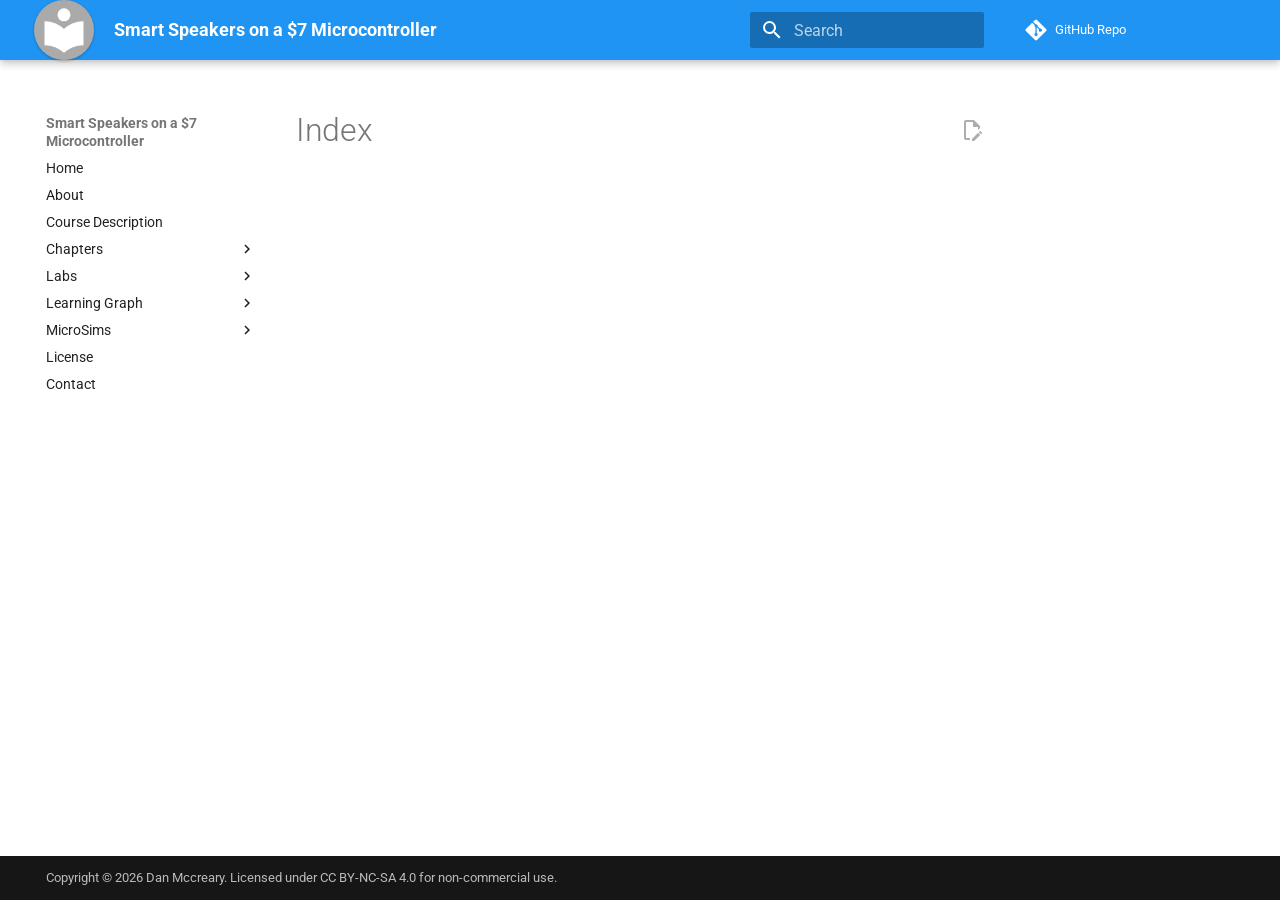
<file: labs/02-fft-test/index.html>
<!doctype html>
<html lang="en" class="no-js">
  <head>
    
      <meta charset="utf-8">
      <meta name="viewport" content="width=device-width,initial-scale=1">
      
        <meta name="description" content="A hands-on follow-on course that turns a wake-word detector into a cloud-connected smart speaker on a Pico 2 W.">
      
      
        <meta name="author" content="Dan Mccreary">
      
      
        <link rel="canonical" href="https://dmccreary.github.io/wake-word-detection/labs/02-fft-test/">
      
      
      
      
      <link rel="icon" href="../../assets/images/favicon.png">
      <meta name="generator" content="mkdocs-1.6.1, mkdocs-material-9.6.12">
    
    
      
        <title>Index - Smart Speakers on a $7 Microcontroller</title>
      
    
    
      <link rel="stylesheet" href="../../assets/stylesheets/main.2afb09e1.min.css">
      
        
        <link rel="stylesheet" href="../../assets/stylesheets/palette.06af60db.min.css">
      
      


    
    
      
    
    
      
        
        
        <link rel="preconnect" href="https://fonts.gstatic.com" crossorigin>
        <link rel="stylesheet" href="https://fonts.googleapis.com/css?family=Roboto:300,300i,400,400i,700,700i%7CRoboto+Mono:400,400i,700,700i&display=fallback">
        <style>:root{--md-text-font:"Roboto";--md-code-font:"Roboto Mono"}</style>
      
    
    
      <link rel="stylesheet" href="../../css/extra.css">
    
    <script>__md_scope=new URL("../..",location),__md_hash=e=>[...e].reduce(((e,_)=>(e<<5)-e+_.charCodeAt(0)),0),__md_get=(e,_=localStorage,t=__md_scope)=>JSON.parse(_.getItem(t.pathname+"."+e)),__md_set=(e,_,t=localStorage,a=__md_scope)=>{try{t.setItem(a.pathname+"."+e,JSON.stringify(_))}catch(e){}}</script>
    
      

    
    
    
  </head>
  
  
    
    
    
    
    
    <body dir="ltr" data-md-color-scheme="default" data-md-color-primary="blue" data-md-color-accent="deep-orange">
  
    
    <input class="md-toggle" data-md-toggle="drawer" type="checkbox" id="__drawer" autocomplete="off">
    <input class="md-toggle" data-md-toggle="search" type="checkbox" id="__search" autocomplete="off">
    <label class="md-overlay" for="__drawer"></label>
    <div data-md-component="skip">
      
    </div>
    <div data-md-component="announce">
      
    </div>
    
    
      

  

<header class="md-header md-header--shadow" data-md-component="header">
  <nav class="md-header__inner md-grid" aria-label="Header">
    <a href="../.." title="Smart Speakers on a $7 Microcontroller" class="md-header__button md-logo" aria-label="Smart Speakers on a $7 Microcontroller" data-md-component="logo">
      
  
  <svg xmlns="http://www.w3.org/2000/svg" viewBox="0 0 24 24"><path d="M12 8a3 3 0 0 0 3-3 3 3 0 0 0-3-3 3 3 0 0 0-3 3 3 3 0 0 0 3 3m0 3.54C9.64 9.35 6.5 8 3 8v11c3.5 0 6.64 1.35 9 3.54 2.36-2.19 5.5-3.54 9-3.54V8c-3.5 0-6.64 1.35-9 3.54"/></svg>

    </a>
    <label class="md-header__button md-icon" for="__drawer">
      
      <svg xmlns="http://www.w3.org/2000/svg" viewBox="0 0 24 24"><path d="M3 6h18v2H3zm0 5h18v2H3zm0 5h18v2H3z"/></svg>
    </label>
    <div class="md-header__title" data-md-component="header-title">
      <div class="md-header__ellipsis">
        <div class="md-header__topic">
          <span class="md-ellipsis">
            Smart Speakers on a $7 Microcontroller
          </span>
        </div>
        <div class="md-header__topic" data-md-component="header-topic">
          <span class="md-ellipsis">
            
              Index
            
          </span>
        </div>
      </div>
    </div>
    
      
    
    
    
    
      
      
        <label class="md-header__button md-icon" for="__search">
          
          <svg xmlns="http://www.w3.org/2000/svg" viewBox="0 0 24 24"><path d="M9.5 3A6.5 6.5 0 0 1 16 9.5c0 1.61-.59 3.09-1.56 4.23l.27.27h.79l5 5-1.5 1.5-5-5v-.79l-.27-.27A6.52 6.52 0 0 1 9.5 16 6.5 6.5 0 0 1 3 9.5 6.5 6.5 0 0 1 9.5 3m0 2C7 5 5 7 5 9.5S7 14 9.5 14 14 12 14 9.5 12 5 9.5 5"/></svg>
        </label>
        <div class="md-search" data-md-component="search" role="dialog">
  <label class="md-search__overlay" for="__search"></label>
  <div class="md-search__inner" role="search">
    <form class="md-search__form" name="search">
      <input type="text" class="md-search__input" name="query" aria-label="Search" placeholder="Search" autocapitalize="off" autocorrect="off" autocomplete="off" spellcheck="false" data-md-component="search-query" required>
      <label class="md-search__icon md-icon" for="__search">
        
        <svg xmlns="http://www.w3.org/2000/svg" viewBox="0 0 24 24"><path d="M9.5 3A6.5 6.5 0 0 1 16 9.5c0 1.61-.59 3.09-1.56 4.23l.27.27h.79l5 5-1.5 1.5-5-5v-.79l-.27-.27A6.52 6.52 0 0 1 9.5 16 6.5 6.5 0 0 1 3 9.5 6.5 6.5 0 0 1 9.5 3m0 2C7 5 5 7 5 9.5S7 14 9.5 14 14 12 14 9.5 12 5 9.5 5"/></svg>
        
        <svg xmlns="http://www.w3.org/2000/svg" viewBox="0 0 24 24"><path d="M20 11v2H8l5.5 5.5-1.42 1.42L4.16 12l7.92-7.92L13.5 5.5 8 11z"/></svg>
      </label>
      <nav class="md-search__options" aria-label="Search">
        
          <a href="javascript:void(0)" class="md-search__icon md-icon" title="Share" aria-label="Share" data-clipboard data-clipboard-text="" data-md-component="search-share" tabindex="-1">
            
            <svg xmlns="http://www.w3.org/2000/svg" viewBox="0 0 24 24"><path d="M18 16.08c-.76 0-1.44.3-1.96.77L8.91 12.7c.05-.23.09-.46.09-.7s-.04-.47-.09-.7l7.05-4.11c.54.5 1.25.81 2.04.81a3 3 0 0 0 3-3 3 3 0 0 0-3-3 3 3 0 0 0-3 3c0 .24.04.47.09.7L8.04 9.81C7.5 9.31 6.79 9 6 9a3 3 0 0 0-3 3 3 3 0 0 0 3 3c.79 0 1.5-.31 2.04-.81l7.12 4.15c-.05.21-.08.43-.08.66 0 1.61 1.31 2.91 2.92 2.91s2.92-1.3 2.92-2.91A2.92 2.92 0 0 0 18 16.08"/></svg>
          </a>
        
        <button type="reset" class="md-search__icon md-icon" title="Clear" aria-label="Clear" tabindex="-1">
          
          <svg xmlns="http://www.w3.org/2000/svg" viewBox="0 0 24 24"><path d="M19 6.41 17.59 5 12 10.59 6.41 5 5 6.41 10.59 12 5 17.59 6.41 19 12 13.41 17.59 19 19 17.59 13.41 12z"/></svg>
        </button>
      </nav>
      
        <div class="md-search__suggest" data-md-component="search-suggest"></div>
      
    </form>
    <div class="md-search__output">
      <div class="md-search__scrollwrap" tabindex="0" data-md-scrollfix>
        <div class="md-search-result" data-md-component="search-result">
          <div class="md-search-result__meta">
            Initializing search
          </div>
          <ol class="md-search-result__list" role="presentation"></ol>
        </div>
      </div>
    </div>
  </div>
</div>
      
    
    
      <div class="md-header__source">
        <a href="https://github.com/dmccreary/wake-word-detection" title="Go to repository" class="md-source" data-md-component="source">
  <div class="md-source__icon md-icon">
    
    <svg xmlns="http://www.w3.org/2000/svg" viewBox="0 0 448 512"><!--! Font Awesome Free 6.7.2 by @fontawesome - https://fontawesome.com License - https://fontawesome.com/license/free (Icons: CC BY 4.0, Fonts: SIL OFL 1.1, Code: MIT License) Copyright 2024 Fonticons, Inc.--><path d="M439.55 236.05 244 40.45a28.87 28.87 0 0 0-40.81 0l-40.66 40.63 51.52 51.52c27.06-9.14 52.68 16.77 43.39 43.68l49.66 49.66c34.23-11.8 61.18 31 35.47 56.69-26.49 26.49-70.21-2.87-56-37.34L240.22 199v121.85c25.3 12.54 22.26 41.85 9.08 55a34.34 34.34 0 0 1-48.55 0c-17.57-17.6-11.07-46.91 11.25-56v-123c-20.8-8.51-24.6-30.74-18.64-45L142.57 101 8.45 235.14a28.86 28.86 0 0 0 0 40.81l195.61 195.6a28.86 28.86 0 0 0 40.8 0l194.69-194.69a28.86 28.86 0 0 0 0-40.81"/></svg>
  </div>
  <div class="md-source__repository">
    GitHub Repo
  </div>
</a>
      </div>
    
  </nav>
  
</header>
    
    <div class="md-container" data-md-component="container">
      
      
        
          
        
      
      <main class="md-main" data-md-component="main">
        <div class="md-main__inner md-grid">
          
            
              
              <div class="md-sidebar md-sidebar--primary" data-md-component="sidebar" data-md-type="navigation" >
                <div class="md-sidebar__scrollwrap">
                  <div class="md-sidebar__inner">
                    



<nav class="md-nav md-nav--primary" aria-label="Navigation" data-md-level="0">
  <label class="md-nav__title" for="__drawer">
    <a href="../.." title="Smart Speakers on a $7 Microcontroller" class="md-nav__button md-logo" aria-label="Smart Speakers on a $7 Microcontroller" data-md-component="logo">
      
  
  <svg xmlns="http://www.w3.org/2000/svg" viewBox="0 0 24 24"><path d="M12 8a3 3 0 0 0 3-3 3 3 0 0 0-3-3 3 3 0 0 0-3 3 3 3 0 0 0 3 3m0 3.54C9.64 9.35 6.5 8 3 8v11c3.5 0 6.64 1.35 9 3.54 2.36-2.19 5.5-3.54 9-3.54V8c-3.5 0-6.64 1.35-9 3.54"/></svg>

    </a>
    Smart Speakers on a $7 Microcontroller
  </label>
  
    <div class="md-nav__source">
      <a href="https://github.com/dmccreary/wake-word-detection" title="Go to repository" class="md-source" data-md-component="source">
  <div class="md-source__icon md-icon">
    
    <svg xmlns="http://www.w3.org/2000/svg" viewBox="0 0 448 512"><!--! Font Awesome Free 6.7.2 by @fontawesome - https://fontawesome.com License - https://fontawesome.com/license/free (Icons: CC BY 4.0, Fonts: SIL OFL 1.1, Code: MIT License) Copyright 2024 Fonticons, Inc.--><path d="M439.55 236.05 244 40.45a28.87 28.87 0 0 0-40.81 0l-40.66 40.63 51.52 51.52c27.06-9.14 52.68 16.77 43.39 43.68l49.66 49.66c34.23-11.8 61.18 31 35.47 56.69-26.49 26.49-70.21-2.87-56-37.34L240.22 199v121.85c25.3 12.54 22.26 41.85 9.08 55a34.34 34.34 0 0 1-48.55 0c-17.57-17.6-11.07-46.91 11.25-56v-123c-20.8-8.51-24.6-30.74-18.64-45L142.57 101 8.45 235.14a28.86 28.86 0 0 0 0 40.81l195.61 195.6a28.86 28.86 0 0 0 40.8 0l194.69-194.69a28.86 28.86 0 0 0 0-40.81"/></svg>
  </div>
  <div class="md-source__repository">
    GitHub Repo
  </div>
</a>
    </div>
  
  <ul class="md-nav__list" data-md-scrollfix>
    
      
      
  
  
  
  
    <li class="md-nav__item">
      <a href="../.." class="md-nav__link">
        
  
  
  <span class="md-ellipsis">
    Home
    
  </span>
  

      </a>
    </li>
  

    
      
      
  
  
  
  
    <li class="md-nav__item">
      <a href="../../about/" class="md-nav__link">
        
  
  
  <span class="md-ellipsis">
    About
    
  </span>
  

      </a>
    </li>
  

    
      
      
  
  
  
  
    <li class="md-nav__item">
      <a href="../../course-description/" class="md-nav__link">
        
  
  
  <span class="md-ellipsis">
    Course Description
    
  </span>
  

      </a>
    </li>
  

    
      
      
  
  
  
  
    
    
      
        
          
        
      
    
    
    
    
      
        
        
      
    
    <li class="md-nav__item md-nav__item--pruned md-nav__item--nested">
      
        
  
  
  
    <a href="../../chapters/" class="md-nav__link">
      
  
  
  <span class="md-ellipsis">
    Chapters
    
  </span>
  

      
        <span class="md-nav__icon md-icon"></span>
      
    </a>
  

      
    </li>
  

    
      
      
  
  
  
  
    
    
      
        
          
        
      
    
    
    
    
      
        
        
      
    
    <li class="md-nav__item md-nav__item--pruned md-nav__item--nested">
      
        
  
  
  
    <a href="../01-setup/" class="md-nav__link">
      
  
  
  <span class="md-ellipsis">
    Labs
    
  </span>
  

      
        <span class="md-nav__icon md-icon"></span>
      
    </a>
  

      
    </li>
  

    
      
      
  
  
  
  
    
    
      
        
          
        
      
        
      
    
    
    
    
      
        
        
      
    
    <li class="md-nav__item md-nav__item--pruned md-nav__item--nested">
      
        
  
  
  
    <a href="../../learning-graph/" class="md-nav__link">
      
  
  
  <span class="md-ellipsis">
    Learning Graph
    
  </span>
  

      
        <span class="md-nav__icon md-icon"></span>
      
    </a>
  

      
    </li>
  

    
      
      
  
  
  
  
    
    
      
        
          
        
      
    
    
    
    
      
        
        
      
    
    <li class="md-nav__item md-nav__item--pruned md-nav__item--nested">
      
        
  
  
  
    <a href="../../sims/" class="md-nav__link">
      
  
  
  <span class="md-ellipsis">
    MicroSims
    
  </span>
  

      
        <span class="md-nav__icon md-icon"></span>
      
    </a>
  

      
    </li>
  

    
      
      
  
  
  
  
    <li class="md-nav__item">
      <a href="../../license/" class="md-nav__link">
        
  
  
  <span class="md-ellipsis">
    License
    
  </span>
  

      </a>
    </li>
  

    
      
      
  
  
  
  
    <li class="md-nav__item">
      <a href="../../contact/" class="md-nav__link">
        
  
  
  <span class="md-ellipsis">
    Contact
    
  </span>
  

      </a>
    </li>
  

    
  </ul>
</nav>
                  </div>
                </div>
              </div>
            
            
              
              <div class="md-sidebar md-sidebar--secondary" data-md-component="sidebar" data-md-type="toc" >
                <div class="md-sidebar__scrollwrap">
                  <div class="md-sidebar__inner">
                    

<nav class="md-nav md-nav--secondary" aria-label="Table of contents">
  
  
  
  
</nav>
                  </div>
                </div>
              </div>
            
          
          
            <div class="md-content" data-md-component="content">
              <article class="md-content__inner md-typeset">
                
                  


  
    <a href="https://github.com/dmccreary/wake-word-detection/blob/main/docs/labs/02-fft-test/index.md" title="Edit this page" class="md-content__button md-icon">
      
      <svg xmlns="http://www.w3.org/2000/svg" viewBox="0 0 24 24"><path d="M10 20H6V4h7v5h5v3.1l2-2V8l-6-6H6c-1.1 0-2 .9-2 2v16c0 1.1.9 2 2 2h4zm10.2-7c.1 0 .3.1.4.2l1.3 1.3c.2.2.2.6 0 .8l-1 1-2.1-2.1 1-1c.1-.1.2-.2.4-.2m0 3.9L14.1 23H12v-2.1l6.1-6.1z"/></svg>
    </a>
  
  


  <h1>Index</h1>














                
              </article>
            </div>
          
          
<script>var target=document.getElementById(location.hash.slice(1));target&&target.name&&(target.checked=target.name.startsWith("__tabbed_"))</script>
        </div>
        
          <button type="button" class="md-top md-icon" data-md-component="top" hidden>
  
  <svg xmlns="http://www.w3.org/2000/svg" viewBox="0 0 24 24"><path d="M13 20h-2V8l-5.5 5.5-1.42-1.42L12 4.16l7.92 7.92-1.42 1.42L13 8z"/></svg>
  Back to top
</button>
        
      </main>
      
        <footer class="md-footer">
  
    
  
  <div class="md-footer-meta md-typeset">
    <div class="md-footer-meta__inner md-grid">
      <div class="md-copyright">
  
    <div class="md-copyright__highlight">
      Copyright &copy; 2026 Dan Mccreary. Licensed under <a href="license/">CC BY-NC-SA 4.0</a> for non-commercial use.
    </div>
  
  
</div>
      
    </div>
  </div>
</footer>
      
    </div>
    <div class="md-dialog" data-md-component="dialog">
      <div class="md-dialog__inner md-typeset"></div>
    </div>
    
    
    
      
      <script id="__config" type="application/json">{"base": "../..", "features": ["content.code.copy", "content.action.edit", "navigation.expand", "navigation.path", "navigation.prune", "navigation.indexes", "navigation.top", "navigation.footer", "toc.follow", "search.suggest", "search.highlight", "search.share"], "search": "../../assets/javascripts/workers/search.f8cc74c7.min.js", "tags": null, "translations": {"clipboard.copied": "Copied to clipboard", "clipboard.copy": "Copy to clipboard", "search.result.more.one": "1 more on this page", "search.result.more.other": "# more on this page", "search.result.none": "No matching documents", "search.result.one": "1 matching document", "search.result.other": "# matching documents", "search.result.placeholder": "Type to start searching", "search.result.term.missing": "Missing", "select.version": "Select version"}, "version": null}</script>
    
    
      <script src="../../assets/javascripts/bundle.c8b220af.min.js"></script>
      
    
  </body>
</html>
</file>
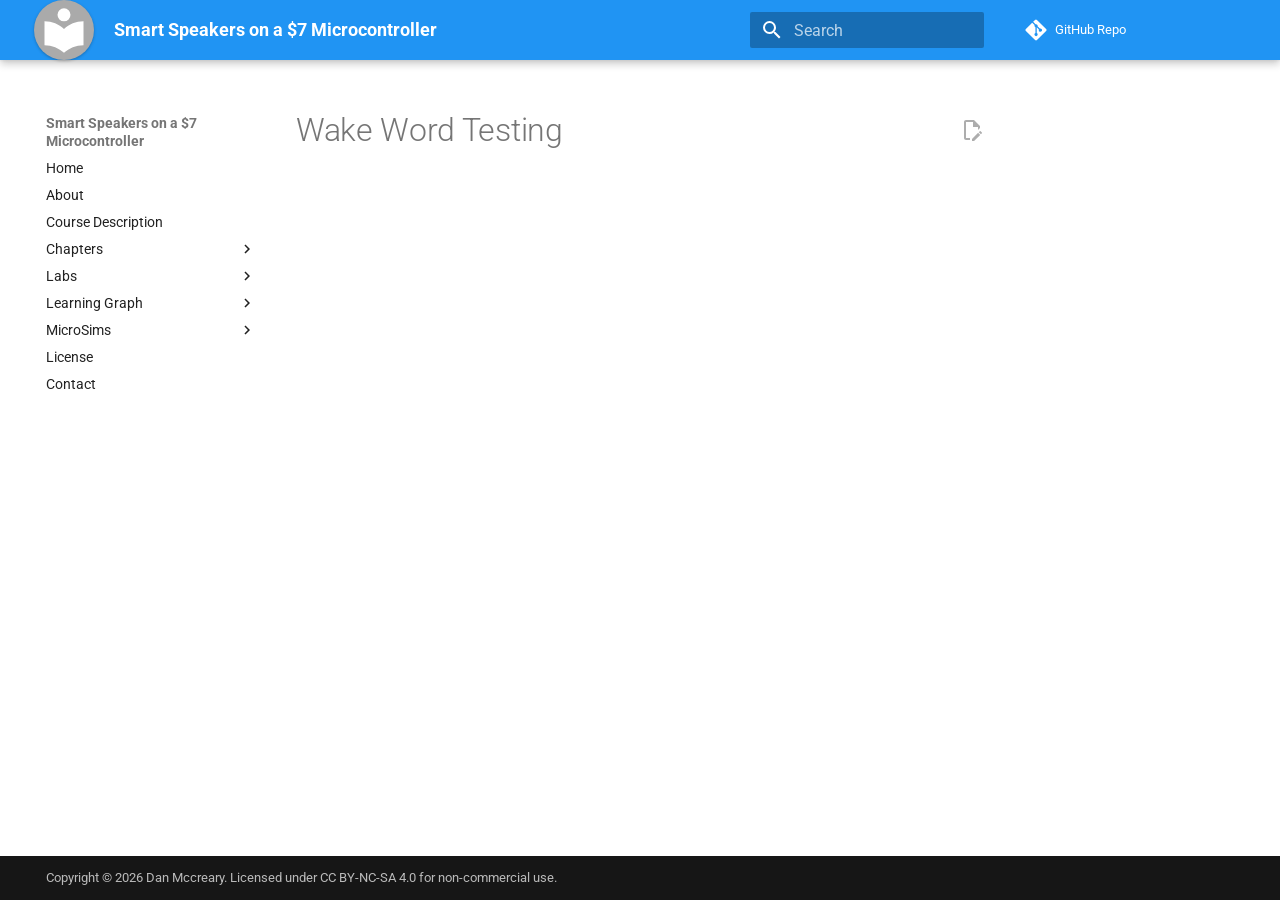
<file: labs/03-wake-word-test/index.html>
<!doctype html>
<html lang="en" class="no-js">
  <head>
    
      <meta charset="utf-8">
      <meta name="viewport" content="width=device-width,initial-scale=1">
      
        <meta name="description" content="A hands-on follow-on course that turns a wake-word detector into a cloud-connected smart speaker on a Pico 2 W.">
      
      
        <meta name="author" content="Dan Mccreary">
      
      
        <link rel="canonical" href="https://dmccreary.github.io/wake-word-detection/labs/03-wake-word-test/">
      
      
      
      
      <link rel="icon" href="../../assets/images/favicon.png">
      <meta name="generator" content="mkdocs-1.6.1, mkdocs-material-9.6.12">
    
    
      
        <title>Wake Word Testing - Smart Speakers on a $7 Microcontroller</title>
      
    
    
      <link rel="stylesheet" href="../../assets/stylesheets/main.2afb09e1.min.css">
      
        
        <link rel="stylesheet" href="../../assets/stylesheets/palette.06af60db.min.css">
      
      


    
    
      
    
    
      
        
        
        <link rel="preconnect" href="https://fonts.gstatic.com" crossorigin>
        <link rel="stylesheet" href="https://fonts.googleapis.com/css?family=Roboto:300,300i,400,400i,700,700i%7CRoboto+Mono:400,400i,700,700i&display=fallback">
        <style>:root{--md-text-font:"Roboto";--md-code-font:"Roboto Mono"}</style>
      
    
    
      <link rel="stylesheet" href="../../css/extra.css">
    
    <script>__md_scope=new URL("../..",location),__md_hash=e=>[...e].reduce(((e,_)=>(e<<5)-e+_.charCodeAt(0)),0),__md_get=(e,_=localStorage,t=__md_scope)=>JSON.parse(_.getItem(t.pathname+"."+e)),__md_set=(e,_,t=localStorage,a=__md_scope)=>{try{t.setItem(a.pathname+"."+e,JSON.stringify(_))}catch(e){}}</script>
    
      

    
    
    
  </head>
  
  
    
    
    
    
    
    <body dir="ltr" data-md-color-scheme="default" data-md-color-primary="blue" data-md-color-accent="deep-orange">
  
    
    <input class="md-toggle" data-md-toggle="drawer" type="checkbox" id="__drawer" autocomplete="off">
    <input class="md-toggle" data-md-toggle="search" type="checkbox" id="__search" autocomplete="off">
    <label class="md-overlay" for="__drawer"></label>
    <div data-md-component="skip">
      
        
        <a href="#wake-word-testing" class="md-skip">
          Skip to content
        </a>
      
    </div>
    <div data-md-component="announce">
      
    </div>
    
    
      

  

<header class="md-header md-header--shadow" data-md-component="header">
  <nav class="md-header__inner md-grid" aria-label="Header">
    <a href="../.." title="Smart Speakers on a $7 Microcontroller" class="md-header__button md-logo" aria-label="Smart Speakers on a $7 Microcontroller" data-md-component="logo">
      
  
  <svg xmlns="http://www.w3.org/2000/svg" viewBox="0 0 24 24"><path d="M12 8a3 3 0 0 0 3-3 3 3 0 0 0-3-3 3 3 0 0 0-3 3 3 3 0 0 0 3 3m0 3.54C9.64 9.35 6.5 8 3 8v11c3.5 0 6.64 1.35 9 3.54 2.36-2.19 5.5-3.54 9-3.54V8c-3.5 0-6.64 1.35-9 3.54"/></svg>

    </a>
    <label class="md-header__button md-icon" for="__drawer">
      
      <svg xmlns="http://www.w3.org/2000/svg" viewBox="0 0 24 24"><path d="M3 6h18v2H3zm0 5h18v2H3zm0 5h18v2H3z"/></svg>
    </label>
    <div class="md-header__title" data-md-component="header-title">
      <div class="md-header__ellipsis">
        <div class="md-header__topic">
          <span class="md-ellipsis">
            Smart Speakers on a $7 Microcontroller
          </span>
        </div>
        <div class="md-header__topic" data-md-component="header-topic">
          <span class="md-ellipsis">
            
              Wake Word Testing
            
          </span>
        </div>
      </div>
    </div>
    
      
    
    
    
    
      
      
        <label class="md-header__button md-icon" for="__search">
          
          <svg xmlns="http://www.w3.org/2000/svg" viewBox="0 0 24 24"><path d="M9.5 3A6.5 6.5 0 0 1 16 9.5c0 1.61-.59 3.09-1.56 4.23l.27.27h.79l5 5-1.5 1.5-5-5v-.79l-.27-.27A6.52 6.52 0 0 1 9.5 16 6.5 6.5 0 0 1 3 9.5 6.5 6.5 0 0 1 9.5 3m0 2C7 5 5 7 5 9.5S7 14 9.5 14 14 12 14 9.5 12 5 9.5 5"/></svg>
        </label>
        <div class="md-search" data-md-component="search" role="dialog">
  <label class="md-search__overlay" for="__search"></label>
  <div class="md-search__inner" role="search">
    <form class="md-search__form" name="search">
      <input type="text" class="md-search__input" name="query" aria-label="Search" placeholder="Search" autocapitalize="off" autocorrect="off" autocomplete="off" spellcheck="false" data-md-component="search-query" required>
      <label class="md-search__icon md-icon" for="__search">
        
        <svg xmlns="http://www.w3.org/2000/svg" viewBox="0 0 24 24"><path d="M9.5 3A6.5 6.5 0 0 1 16 9.5c0 1.61-.59 3.09-1.56 4.23l.27.27h.79l5 5-1.5 1.5-5-5v-.79l-.27-.27A6.52 6.52 0 0 1 9.5 16 6.5 6.5 0 0 1 3 9.5 6.5 6.5 0 0 1 9.5 3m0 2C7 5 5 7 5 9.5S7 14 9.5 14 14 12 14 9.5 12 5 9.5 5"/></svg>
        
        <svg xmlns="http://www.w3.org/2000/svg" viewBox="0 0 24 24"><path d="M20 11v2H8l5.5 5.5-1.42 1.42L4.16 12l7.92-7.92L13.5 5.5 8 11z"/></svg>
      </label>
      <nav class="md-search__options" aria-label="Search">
        
          <a href="javascript:void(0)" class="md-search__icon md-icon" title="Share" aria-label="Share" data-clipboard data-clipboard-text="" data-md-component="search-share" tabindex="-1">
            
            <svg xmlns="http://www.w3.org/2000/svg" viewBox="0 0 24 24"><path d="M18 16.08c-.76 0-1.44.3-1.96.77L8.91 12.7c.05-.23.09-.46.09-.7s-.04-.47-.09-.7l7.05-4.11c.54.5 1.25.81 2.04.81a3 3 0 0 0 3-3 3 3 0 0 0-3-3 3 3 0 0 0-3 3c0 .24.04.47.09.7L8.04 9.81C7.5 9.31 6.79 9 6 9a3 3 0 0 0-3 3 3 3 0 0 0 3 3c.79 0 1.5-.31 2.04-.81l7.12 4.15c-.05.21-.08.43-.08.66 0 1.61 1.31 2.91 2.92 2.91s2.92-1.3 2.92-2.91A2.92 2.92 0 0 0 18 16.08"/></svg>
          </a>
        
        <button type="reset" class="md-search__icon md-icon" title="Clear" aria-label="Clear" tabindex="-1">
          
          <svg xmlns="http://www.w3.org/2000/svg" viewBox="0 0 24 24"><path d="M19 6.41 17.59 5 12 10.59 6.41 5 5 6.41 10.59 12 5 17.59 6.41 19 12 13.41 17.59 19 19 17.59 13.41 12z"/></svg>
        </button>
      </nav>
      
        <div class="md-search__suggest" data-md-component="search-suggest"></div>
      
    </form>
    <div class="md-search__output">
      <div class="md-search__scrollwrap" tabindex="0" data-md-scrollfix>
        <div class="md-search-result" data-md-component="search-result">
          <div class="md-search-result__meta">
            Initializing search
          </div>
          <ol class="md-search-result__list" role="presentation"></ol>
        </div>
      </div>
    </div>
  </div>
</div>
      
    
    
      <div class="md-header__source">
        <a href="https://github.com/dmccreary/wake-word-detection" title="Go to repository" class="md-source" data-md-component="source">
  <div class="md-source__icon md-icon">
    
    <svg xmlns="http://www.w3.org/2000/svg" viewBox="0 0 448 512"><!--! Font Awesome Free 6.7.2 by @fontawesome - https://fontawesome.com License - https://fontawesome.com/license/free (Icons: CC BY 4.0, Fonts: SIL OFL 1.1, Code: MIT License) Copyright 2024 Fonticons, Inc.--><path d="M439.55 236.05 244 40.45a28.87 28.87 0 0 0-40.81 0l-40.66 40.63 51.52 51.52c27.06-9.14 52.68 16.77 43.39 43.68l49.66 49.66c34.23-11.8 61.18 31 35.47 56.69-26.49 26.49-70.21-2.87-56-37.34L240.22 199v121.85c25.3 12.54 22.26 41.85 9.08 55a34.34 34.34 0 0 1-48.55 0c-17.57-17.6-11.07-46.91 11.25-56v-123c-20.8-8.51-24.6-30.74-18.64-45L142.57 101 8.45 235.14a28.86 28.86 0 0 0 0 40.81l195.61 195.6a28.86 28.86 0 0 0 40.8 0l194.69-194.69a28.86 28.86 0 0 0 0-40.81"/></svg>
  </div>
  <div class="md-source__repository">
    GitHub Repo
  </div>
</a>
      </div>
    
  </nav>
  
</header>
    
    <div class="md-container" data-md-component="container">
      
      
        
          
        
      
      <main class="md-main" data-md-component="main">
        <div class="md-main__inner md-grid">
          
            
              
              <div class="md-sidebar md-sidebar--primary" data-md-component="sidebar" data-md-type="navigation" >
                <div class="md-sidebar__scrollwrap">
                  <div class="md-sidebar__inner">
                    



<nav class="md-nav md-nav--primary" aria-label="Navigation" data-md-level="0">
  <label class="md-nav__title" for="__drawer">
    <a href="../.." title="Smart Speakers on a $7 Microcontroller" class="md-nav__button md-logo" aria-label="Smart Speakers on a $7 Microcontroller" data-md-component="logo">
      
  
  <svg xmlns="http://www.w3.org/2000/svg" viewBox="0 0 24 24"><path d="M12 8a3 3 0 0 0 3-3 3 3 0 0 0-3-3 3 3 0 0 0-3 3 3 3 0 0 0 3 3m0 3.54C9.64 9.35 6.5 8 3 8v11c3.5 0 6.64 1.35 9 3.54 2.36-2.19 5.5-3.54 9-3.54V8c-3.5 0-6.64 1.35-9 3.54"/></svg>

    </a>
    Smart Speakers on a $7 Microcontroller
  </label>
  
    <div class="md-nav__source">
      <a href="https://github.com/dmccreary/wake-word-detection" title="Go to repository" class="md-source" data-md-component="source">
  <div class="md-source__icon md-icon">
    
    <svg xmlns="http://www.w3.org/2000/svg" viewBox="0 0 448 512"><!--! Font Awesome Free 6.7.2 by @fontawesome - https://fontawesome.com License - https://fontawesome.com/license/free (Icons: CC BY 4.0, Fonts: SIL OFL 1.1, Code: MIT License) Copyright 2024 Fonticons, Inc.--><path d="M439.55 236.05 244 40.45a28.87 28.87 0 0 0-40.81 0l-40.66 40.63 51.52 51.52c27.06-9.14 52.68 16.77 43.39 43.68l49.66 49.66c34.23-11.8 61.18 31 35.47 56.69-26.49 26.49-70.21-2.87-56-37.34L240.22 199v121.85c25.3 12.54 22.26 41.85 9.08 55a34.34 34.34 0 0 1-48.55 0c-17.57-17.6-11.07-46.91 11.25-56v-123c-20.8-8.51-24.6-30.74-18.64-45L142.57 101 8.45 235.14a28.86 28.86 0 0 0 0 40.81l195.61 195.6a28.86 28.86 0 0 0 40.8 0l194.69-194.69a28.86 28.86 0 0 0 0-40.81"/></svg>
  </div>
  <div class="md-source__repository">
    GitHub Repo
  </div>
</a>
    </div>
  
  <ul class="md-nav__list" data-md-scrollfix>
    
      
      
  
  
  
  
    <li class="md-nav__item">
      <a href="../.." class="md-nav__link">
        
  
  
  <span class="md-ellipsis">
    Home
    
  </span>
  

      </a>
    </li>
  

    
      
      
  
  
  
  
    <li class="md-nav__item">
      <a href="../../about/" class="md-nav__link">
        
  
  
  <span class="md-ellipsis">
    About
    
  </span>
  

      </a>
    </li>
  

    
      
      
  
  
  
  
    <li class="md-nav__item">
      <a href="../../course-description/" class="md-nav__link">
        
  
  
  <span class="md-ellipsis">
    Course Description
    
  </span>
  

      </a>
    </li>
  

    
      
      
  
  
  
  
    
    
      
        
          
        
      
    
    
    
    
      
        
        
      
    
    <li class="md-nav__item md-nav__item--pruned md-nav__item--nested">
      
        
  
  
  
    <a href="../../chapters/" class="md-nav__link">
      
  
  
  <span class="md-ellipsis">
    Chapters
    
  </span>
  

      
        <span class="md-nav__icon md-icon"></span>
      
    </a>
  

      
    </li>
  

    
      
      
  
  
  
  
    
    
      
        
          
        
      
    
    
    
    
      
        
        
      
    
    <li class="md-nav__item md-nav__item--pruned md-nav__item--nested">
      
        
  
  
  
    <a href="../01-setup/" class="md-nav__link">
      
  
  
  <span class="md-ellipsis">
    Labs
    
  </span>
  

      
        <span class="md-nav__icon md-icon"></span>
      
    </a>
  

      
    </li>
  

    
      
      
  
  
  
  
    
    
      
        
          
        
      
        
      
    
    
    
    
      
        
        
      
    
    <li class="md-nav__item md-nav__item--pruned md-nav__item--nested">
      
        
  
  
  
    <a href="../../learning-graph/" class="md-nav__link">
      
  
  
  <span class="md-ellipsis">
    Learning Graph
    
  </span>
  

      
        <span class="md-nav__icon md-icon"></span>
      
    </a>
  

      
    </li>
  

    
      
      
  
  
  
  
    
    
      
        
          
        
      
    
    
    
    
      
        
        
      
    
    <li class="md-nav__item md-nav__item--pruned md-nav__item--nested">
      
        
  
  
  
    <a href="../../sims/" class="md-nav__link">
      
  
  
  <span class="md-ellipsis">
    MicroSims
    
  </span>
  

      
        <span class="md-nav__icon md-icon"></span>
      
    </a>
  

      
    </li>
  

    
      
      
  
  
  
  
    <li class="md-nav__item">
      <a href="../../license/" class="md-nav__link">
        
  
  
  <span class="md-ellipsis">
    License
    
  </span>
  

      </a>
    </li>
  

    
      
      
  
  
  
  
    <li class="md-nav__item">
      <a href="../../contact/" class="md-nav__link">
        
  
  
  <span class="md-ellipsis">
    Contact
    
  </span>
  

      </a>
    </li>
  

    
  </ul>
</nav>
                  </div>
                </div>
              </div>
            
            
              
              <div class="md-sidebar md-sidebar--secondary" data-md-component="sidebar" data-md-type="toc" >
                <div class="md-sidebar__scrollwrap">
                  <div class="md-sidebar__inner">
                    

<nav class="md-nav md-nav--secondary" aria-label="Table of contents">
  
  
  
    
  
  
</nav>
                  </div>
                </div>
              </div>
            
          
          
            <div class="md-content" data-md-component="content">
              <article class="md-content__inner md-typeset">
                
                  


  
    <a href="https://github.com/dmccreary/wake-word-detection/blob/main/docs/labs/03-wake-word-test/index.md" title="Edit this page" class="md-content__button md-icon">
      
      <svg xmlns="http://www.w3.org/2000/svg" viewBox="0 0 24 24"><path d="M10 20H6V4h7v5h5v3.1l2-2V8l-6-6H6c-1.1 0-2 .9-2 2v16c0 1.1.9 2 2 2h4zm10.2-7c.1 0 .3.1.4.2l1.3 1.3c.2.2.2.6 0 .8l-1 1-2.1-2.1 1-1c.1-.1.2-.2.4-.2m0 3.9L14.1 23H12v-2.1l6.1-6.1z"/></svg>
    </a>
  
  


<h1 id="wake-word-testing">Wake Word Testing<a class="headerlink" href="#wake-word-testing" title="Permanent link">&para;</a></h1>












                
              </article>
            </div>
          
          
<script>var target=document.getElementById(location.hash.slice(1));target&&target.name&&(target.checked=target.name.startsWith("__tabbed_"))</script>
        </div>
        
          <button type="button" class="md-top md-icon" data-md-component="top" hidden>
  
  <svg xmlns="http://www.w3.org/2000/svg" viewBox="0 0 24 24"><path d="M13 20h-2V8l-5.5 5.5-1.42-1.42L12 4.16l7.92 7.92-1.42 1.42L13 8z"/></svg>
  Back to top
</button>
        
      </main>
      
        <footer class="md-footer">
  
    
  
  <div class="md-footer-meta md-typeset">
    <div class="md-footer-meta__inner md-grid">
      <div class="md-copyright">
  
    <div class="md-copyright__highlight">
      Copyright &copy; 2026 Dan Mccreary. Licensed under <a href="license/">CC BY-NC-SA 4.0</a> for non-commercial use.
    </div>
  
  
</div>
      
    </div>
  </div>
</footer>
      
    </div>
    <div class="md-dialog" data-md-component="dialog">
      <div class="md-dialog__inner md-typeset"></div>
    </div>
    
    
    
      
      <script id="__config" type="application/json">{"base": "../..", "features": ["content.code.copy", "content.action.edit", "navigation.expand", "navigation.path", "navigation.prune", "navigation.indexes", "navigation.top", "navigation.footer", "toc.follow", "search.suggest", "search.highlight", "search.share"], "search": "../../assets/javascripts/workers/search.f8cc74c7.min.js", "tags": null, "translations": {"clipboard.copied": "Copied to clipboard", "clipboard.copy": "Copy to clipboard", "search.result.more.one": "1 more on this page", "search.result.more.other": "# more on this page", "search.result.none": "No matching documents", "search.result.one": "1 matching document", "search.result.other": "# matching documents", "search.result.placeholder": "Type to start searching", "search.result.term.missing": "Missing", "select.version": "Select version"}, "version": null}</script>
    
    
      <script src="../../assets/javascripts/bundle.c8b220af.min.js"></script>
      
    
  </body>
</html>
</file>
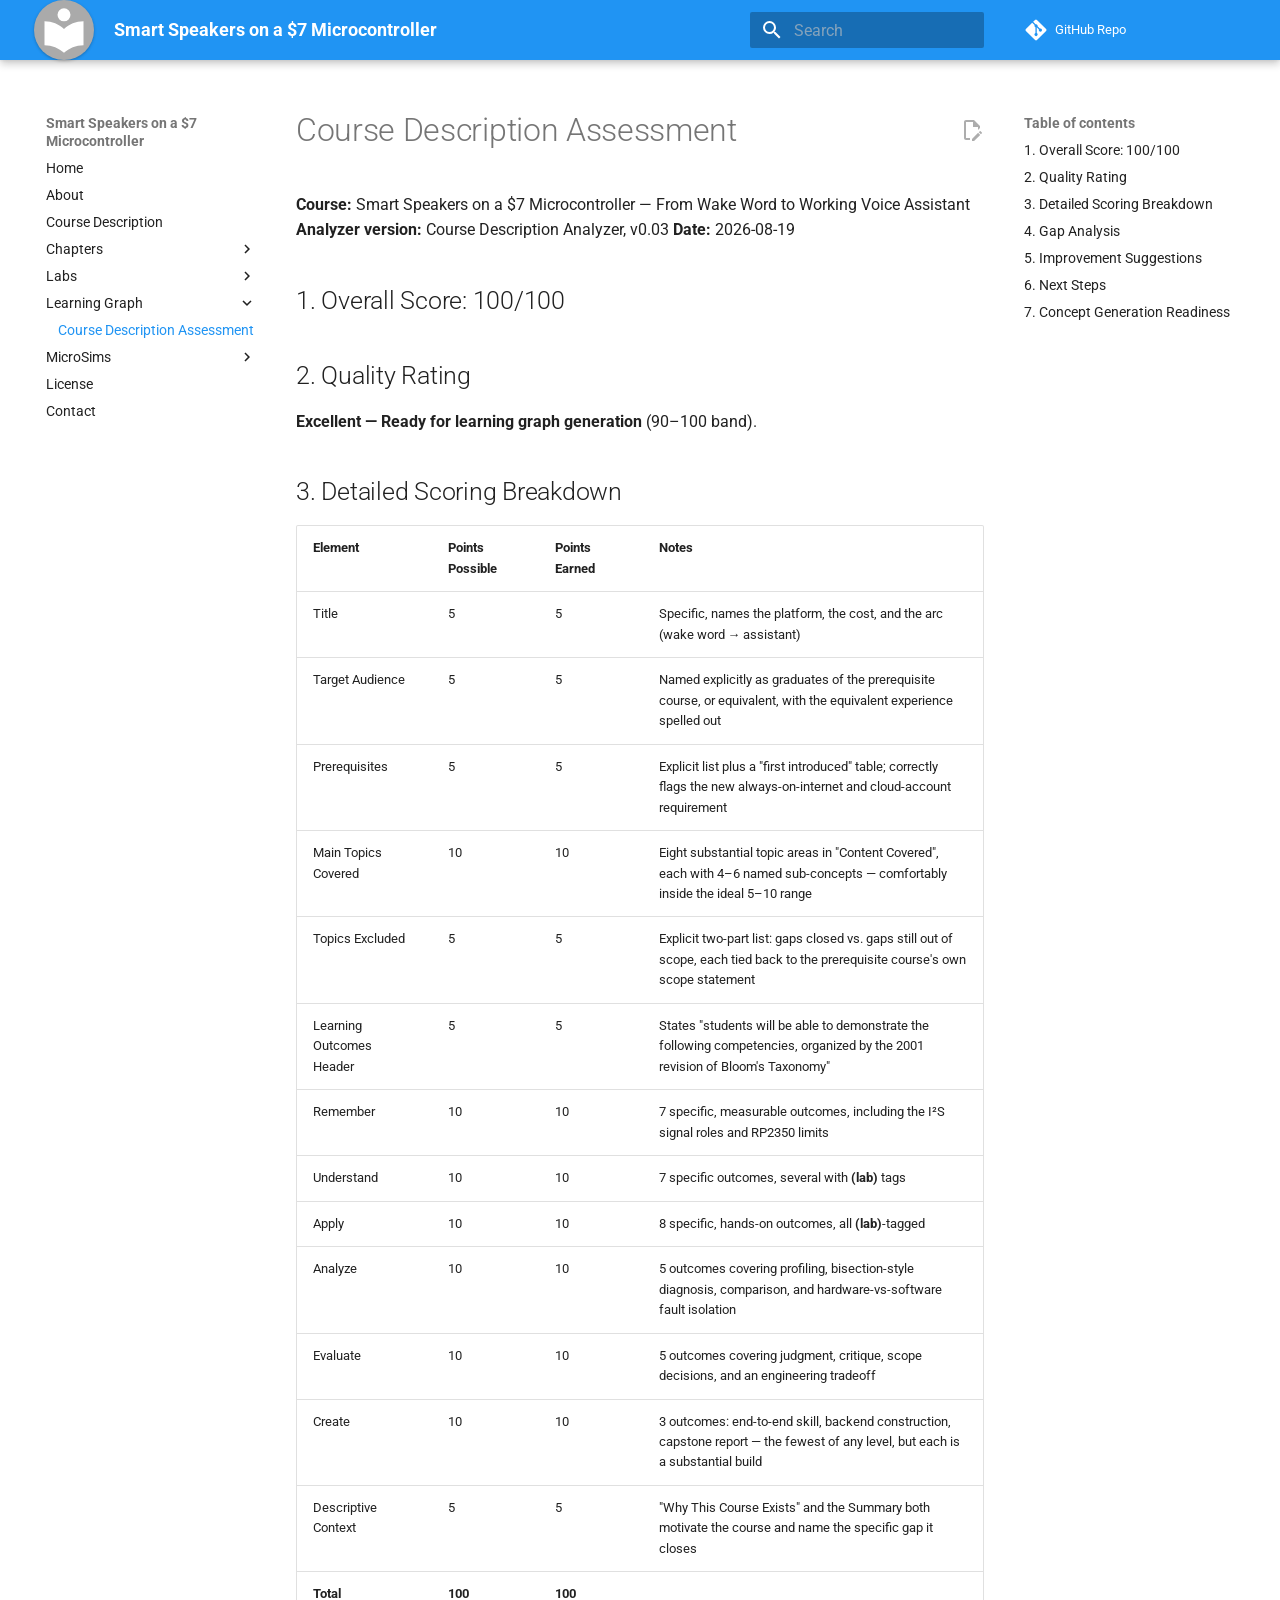
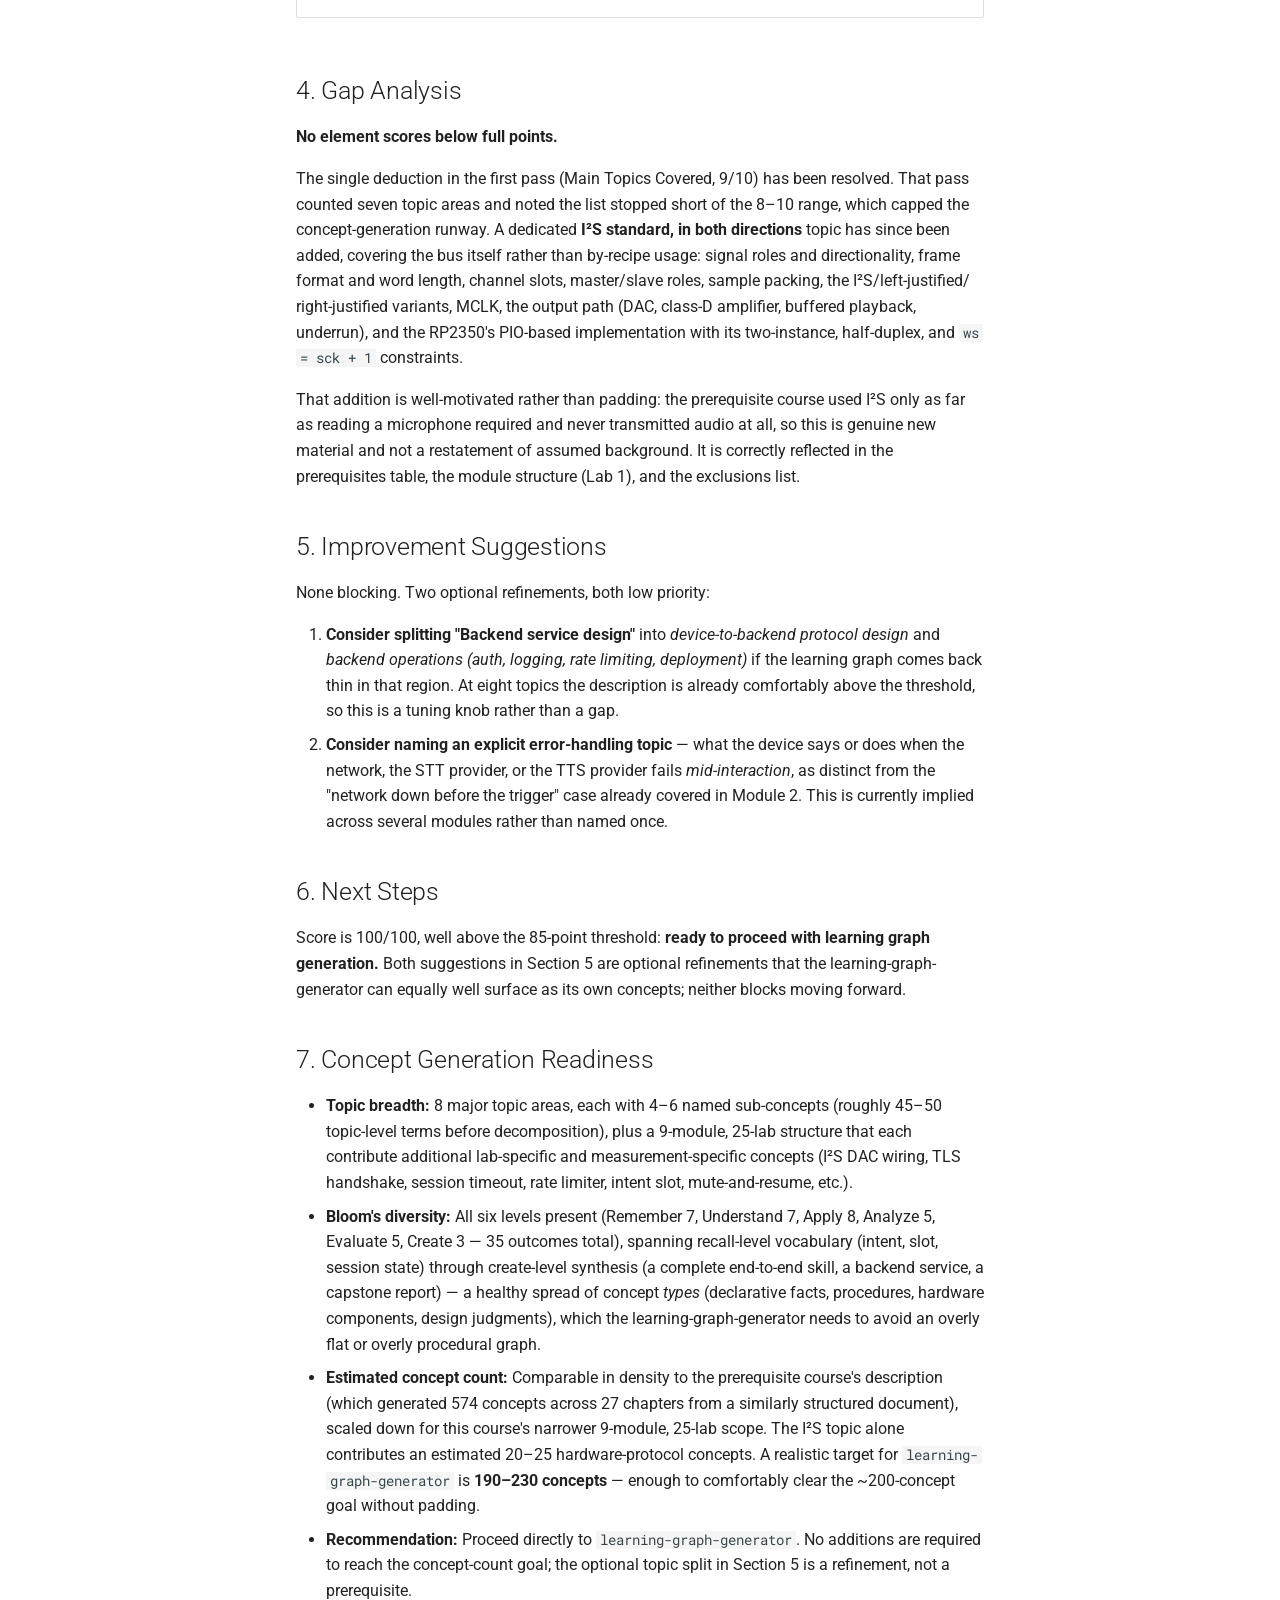
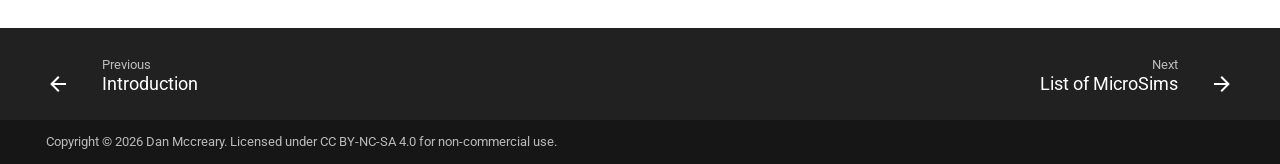
<file: learning-graph/course-description-assessment/index.html>
<!doctype html>
<html lang="en" class="no-js">
  <head>
    
      <meta charset="utf-8">
      <meta name="viewport" content="width=device-width,initial-scale=1">
      
        <meta name="description" content="Quality review of docs/course-description.md against the course-description-analyzer rubric">
      
      
        <meta name="author" content="Dan Mccreary">
      
      
        <link rel="canonical" href="https://dmccreary.github.io/wake-word-detection/learning-graph/course-description-assessment/">
      
      
        <link rel="prev" href="../">
      
      
        <link rel="next" href="../../sims/">
      
      
      <link rel="icon" href="../../assets/images/favicon.png">
      <meta name="generator" content="mkdocs-1.6.1, mkdocs-material-9.6.12">
    
    
      
        <title>Course Description Assessment - Smart Speakers on a $7 Microcontroller</title>
      
    
    
      <link rel="stylesheet" href="../../assets/stylesheets/main.2afb09e1.min.css">
      
        
        <link rel="stylesheet" href="../../assets/stylesheets/palette.06af60db.min.css">
      
      


    
    
      
    
    
      
        
        
        <link rel="preconnect" href="https://fonts.gstatic.com" crossorigin>
        <link rel="stylesheet" href="https://fonts.googleapis.com/css?family=Roboto:300,300i,400,400i,700,700i%7CRoboto+Mono:400,400i,700,700i&display=fallback">
        <style>:root{--md-text-font:"Roboto";--md-code-font:"Roboto Mono"}</style>
      
    
    
      <link rel="stylesheet" href="../../css/extra.css">
    
    <script>__md_scope=new URL("../..",location),__md_hash=e=>[...e].reduce(((e,_)=>(e<<5)-e+_.charCodeAt(0)),0),__md_get=(e,_=localStorage,t=__md_scope)=>JSON.parse(_.getItem(t.pathname+"."+e)),__md_set=(e,_,t=localStorage,a=__md_scope)=>{try{t.setItem(a.pathname+"."+e,JSON.stringify(_))}catch(e){}}</script>
    
      

    
    
    
  </head>
  
  
    
    
    
    
    
    <body dir="ltr" data-md-color-scheme="default" data-md-color-primary="blue" data-md-color-accent="deep-orange">
  
    
    <input class="md-toggle" data-md-toggle="drawer" type="checkbox" id="__drawer" autocomplete="off">
    <input class="md-toggle" data-md-toggle="search" type="checkbox" id="__search" autocomplete="off">
    <label class="md-overlay" for="__drawer"></label>
    <div data-md-component="skip">
      
        
        <a href="#course-description-assessment" class="md-skip">
          Skip to content
        </a>
      
    </div>
    <div data-md-component="announce">
      
    </div>
    
    
      

  

<header class="md-header md-header--shadow" data-md-component="header">
  <nav class="md-header__inner md-grid" aria-label="Header">
    <a href="../.." title="Smart Speakers on a $7 Microcontroller" class="md-header__button md-logo" aria-label="Smart Speakers on a $7 Microcontroller" data-md-component="logo">
      
  
  <svg xmlns="http://www.w3.org/2000/svg" viewBox="0 0 24 24"><path d="M12 8a3 3 0 0 0 3-3 3 3 0 0 0-3-3 3 3 0 0 0-3 3 3 3 0 0 0 3 3m0 3.54C9.64 9.35 6.5 8 3 8v11c3.5 0 6.64 1.35 9 3.54 2.36-2.19 5.5-3.54 9-3.54V8c-3.5 0-6.64 1.35-9 3.54"/></svg>

    </a>
    <label class="md-header__button md-icon" for="__drawer">
      
      <svg xmlns="http://www.w3.org/2000/svg" viewBox="0 0 24 24"><path d="M3 6h18v2H3zm0 5h18v2H3zm0 5h18v2H3z"/></svg>
    </label>
    <div class="md-header__title" data-md-component="header-title">
      <div class="md-header__ellipsis">
        <div class="md-header__topic">
          <span class="md-ellipsis">
            Smart Speakers on a $7 Microcontroller
          </span>
        </div>
        <div class="md-header__topic" data-md-component="header-topic">
          <span class="md-ellipsis">
            
              Course Description Assessment
            
          </span>
        </div>
      </div>
    </div>
    
      
    
    
    
    
      
      
        <label class="md-header__button md-icon" for="__search">
          
          <svg xmlns="http://www.w3.org/2000/svg" viewBox="0 0 24 24"><path d="M9.5 3A6.5 6.5 0 0 1 16 9.5c0 1.61-.59 3.09-1.56 4.23l.27.27h.79l5 5-1.5 1.5-5-5v-.79l-.27-.27A6.52 6.52 0 0 1 9.5 16 6.5 6.5 0 0 1 3 9.5 6.5 6.5 0 0 1 9.5 3m0 2C7 5 5 7 5 9.5S7 14 9.5 14 14 12 14 9.5 12 5 9.5 5"/></svg>
        </label>
        <div class="md-search" data-md-component="search" role="dialog">
  <label class="md-search__overlay" for="__search"></label>
  <div class="md-search__inner" role="search">
    <form class="md-search__form" name="search">
      <input type="text" class="md-search__input" name="query" aria-label="Search" placeholder="Search" autocapitalize="off" autocorrect="off" autocomplete="off" spellcheck="false" data-md-component="search-query" required>
      <label class="md-search__icon md-icon" for="__search">
        
        <svg xmlns="http://www.w3.org/2000/svg" viewBox="0 0 24 24"><path d="M9.5 3A6.5 6.5 0 0 1 16 9.5c0 1.61-.59 3.09-1.56 4.23l.27.27h.79l5 5-1.5 1.5-5-5v-.79l-.27-.27A6.52 6.52 0 0 1 9.5 16 6.5 6.5 0 0 1 3 9.5 6.5 6.5 0 0 1 9.5 3m0 2C7 5 5 7 5 9.5S7 14 9.5 14 14 12 14 9.5 12 5 9.5 5"/></svg>
        
        <svg xmlns="http://www.w3.org/2000/svg" viewBox="0 0 24 24"><path d="M20 11v2H8l5.5 5.5-1.42 1.42L4.16 12l7.92-7.92L13.5 5.5 8 11z"/></svg>
      </label>
      <nav class="md-search__options" aria-label="Search">
        
          <a href="javascript:void(0)" class="md-search__icon md-icon" title="Share" aria-label="Share" data-clipboard data-clipboard-text="" data-md-component="search-share" tabindex="-1">
            
            <svg xmlns="http://www.w3.org/2000/svg" viewBox="0 0 24 24"><path d="M18 16.08c-.76 0-1.44.3-1.96.77L8.91 12.7c.05-.23.09-.46.09-.7s-.04-.47-.09-.7l7.05-4.11c.54.5 1.25.81 2.04.81a3 3 0 0 0 3-3 3 3 0 0 0-3-3 3 3 0 0 0-3 3c0 .24.04.47.09.7L8.04 9.81C7.5 9.31 6.79 9 6 9a3 3 0 0 0-3 3 3 3 0 0 0 3 3c.79 0 1.5-.31 2.04-.81l7.12 4.15c-.05.21-.08.43-.08.66 0 1.61 1.31 2.91 2.92 2.91s2.92-1.3 2.92-2.91A2.92 2.92 0 0 0 18 16.08"/></svg>
          </a>
        
        <button type="reset" class="md-search__icon md-icon" title="Clear" aria-label="Clear" tabindex="-1">
          
          <svg xmlns="http://www.w3.org/2000/svg" viewBox="0 0 24 24"><path d="M19 6.41 17.59 5 12 10.59 6.41 5 5 6.41 10.59 12 5 17.59 6.41 19 12 13.41 17.59 19 19 17.59 13.41 12z"/></svg>
        </button>
      </nav>
      
        <div class="md-search__suggest" data-md-component="search-suggest"></div>
      
    </form>
    <div class="md-search__output">
      <div class="md-search__scrollwrap" tabindex="0" data-md-scrollfix>
        <div class="md-search-result" data-md-component="search-result">
          <div class="md-search-result__meta">
            Initializing search
          </div>
          <ol class="md-search-result__list" role="presentation"></ol>
        </div>
      </div>
    </div>
  </div>
</div>
      
    
    
      <div class="md-header__source">
        <a href="https://github.com/dmccreary/wake-word-detection" title="Go to repository" class="md-source" data-md-component="source">
  <div class="md-source__icon md-icon">
    
    <svg xmlns="http://www.w3.org/2000/svg" viewBox="0 0 448 512"><!--! Font Awesome Free 6.7.2 by @fontawesome - https://fontawesome.com License - https://fontawesome.com/license/free (Icons: CC BY 4.0, Fonts: SIL OFL 1.1, Code: MIT License) Copyright 2024 Fonticons, Inc.--><path d="M439.55 236.05 244 40.45a28.87 28.87 0 0 0-40.81 0l-40.66 40.63 51.52 51.52c27.06-9.14 52.68 16.77 43.39 43.68l49.66 49.66c34.23-11.8 61.18 31 35.47 56.69-26.49 26.49-70.21-2.87-56-37.34L240.22 199v121.85c25.3 12.54 22.26 41.85 9.08 55a34.34 34.34 0 0 1-48.55 0c-17.57-17.6-11.07-46.91 11.25-56v-123c-20.8-8.51-24.6-30.74-18.64-45L142.57 101 8.45 235.14a28.86 28.86 0 0 0 0 40.81l195.61 195.6a28.86 28.86 0 0 0 40.8 0l194.69-194.69a28.86 28.86 0 0 0 0-40.81"/></svg>
  </div>
  <div class="md-source__repository">
    GitHub Repo
  </div>
</a>
      </div>
    
  </nav>
  
</header>
    
    <div class="md-container" data-md-component="container">
      
      
        
          
        
      
      <main class="md-main" data-md-component="main">
        <div class="md-main__inner md-grid">
          
            
              
              <div class="md-sidebar md-sidebar--primary" data-md-component="sidebar" data-md-type="navigation" >
                <div class="md-sidebar__scrollwrap">
                  <div class="md-sidebar__inner">
                    



<nav class="md-nav md-nav--primary" aria-label="Navigation" data-md-level="0">
  <label class="md-nav__title" for="__drawer">
    <a href="../.." title="Smart Speakers on a $7 Microcontroller" class="md-nav__button md-logo" aria-label="Smart Speakers on a $7 Microcontroller" data-md-component="logo">
      
  
  <svg xmlns="http://www.w3.org/2000/svg" viewBox="0 0 24 24"><path d="M12 8a3 3 0 0 0 3-3 3 3 0 0 0-3-3 3 3 0 0 0-3 3 3 3 0 0 0 3 3m0 3.54C9.64 9.35 6.5 8 3 8v11c3.5 0 6.64 1.35 9 3.54 2.36-2.19 5.5-3.54 9-3.54V8c-3.5 0-6.64 1.35-9 3.54"/></svg>

    </a>
    Smart Speakers on a $7 Microcontroller
  </label>
  
    <div class="md-nav__source">
      <a href="https://github.com/dmccreary/wake-word-detection" title="Go to repository" class="md-source" data-md-component="source">
  <div class="md-source__icon md-icon">
    
    <svg xmlns="http://www.w3.org/2000/svg" viewBox="0 0 448 512"><!--! Font Awesome Free 6.7.2 by @fontawesome - https://fontawesome.com License - https://fontawesome.com/license/free (Icons: CC BY 4.0, Fonts: SIL OFL 1.1, Code: MIT License) Copyright 2024 Fonticons, Inc.--><path d="M439.55 236.05 244 40.45a28.87 28.87 0 0 0-40.81 0l-40.66 40.63 51.52 51.52c27.06-9.14 52.68 16.77 43.39 43.68l49.66 49.66c34.23-11.8 61.18 31 35.47 56.69-26.49 26.49-70.21-2.87-56-37.34L240.22 199v121.85c25.3 12.54 22.26 41.85 9.08 55a34.34 34.34 0 0 1-48.55 0c-17.57-17.6-11.07-46.91 11.25-56v-123c-20.8-8.51-24.6-30.74-18.64-45L142.57 101 8.45 235.14a28.86 28.86 0 0 0 0 40.81l195.61 195.6a28.86 28.86 0 0 0 40.8 0l194.69-194.69a28.86 28.86 0 0 0 0-40.81"/></svg>
  </div>
  <div class="md-source__repository">
    GitHub Repo
  </div>
</a>
    </div>
  
  <ul class="md-nav__list" data-md-scrollfix>
    
      
      
  
  
  
  
    <li class="md-nav__item">
      <a href="../.." class="md-nav__link">
        
  
  
  <span class="md-ellipsis">
    Home
    
  </span>
  

      </a>
    </li>
  

    
      
      
  
  
  
  
    <li class="md-nav__item">
      <a href="../../about/" class="md-nav__link">
        
  
  
  <span class="md-ellipsis">
    About
    
  </span>
  

      </a>
    </li>
  

    
      
      
  
  
  
  
    <li class="md-nav__item">
      <a href="../../course-description/" class="md-nav__link">
        
  
  
  <span class="md-ellipsis">
    Course Description
    
  </span>
  

      </a>
    </li>
  

    
      
      
  
  
  
  
    
    
      
        
          
        
      
    
    
    
    
      
        
        
      
    
    <li class="md-nav__item md-nav__item--pruned md-nav__item--nested">
      
        
  
  
  
    <a href="../../chapters/" class="md-nav__link">
      
  
  
  <span class="md-ellipsis">
    Chapters
    
  </span>
  

      
        <span class="md-nav__icon md-icon"></span>
      
    </a>
  

      
    </li>
  

    
      
      
  
  
  
  
    
    
      
        
          
        
      
    
    
    
    
      
        
        
      
    
    <li class="md-nav__item md-nav__item--pruned md-nav__item--nested">
      
        
  
  
  
    <a href="../../labs/01-setup/" class="md-nav__link">
      
  
  
  <span class="md-ellipsis">
    Labs
    
  </span>
  

      
        <span class="md-nav__icon md-icon"></span>
      
    </a>
  

      
    </li>
  

    
      
      
  
  
    
  
  
  
    
    
      
        
          
        
      
        
      
    
    
    
    
      
    
    <li class="md-nav__item md-nav__item--active md-nav__item--nested">
      
        
        
        <input class="md-nav__toggle md-toggle " type="checkbox" id="__nav_6" checked>
        
          
          <div class="md-nav__link md-nav__container">
            <a href="../" class="md-nav__link ">
              
  
  
  <span class="md-ellipsis">
    Learning Graph
    
  </span>
  

            </a>
            
              
              <label class="md-nav__link " for="__nav_6" id="__nav_6_label" tabindex="0">
                <span class="md-nav__icon md-icon"></span>
              </label>
            
          </div>
        
        <nav class="md-nav" data-md-level="1" aria-labelledby="__nav_6_label" aria-expanded="true">
          <label class="md-nav__title" for="__nav_6">
            <span class="md-nav__icon md-icon"></span>
            Learning Graph
          </label>
          <ul class="md-nav__list" data-md-scrollfix>
            
              
            
              
                
  
  
    
  
  
  
    <li class="md-nav__item md-nav__item--active">
      
      <input class="md-nav__toggle md-toggle" type="checkbox" id="__toc">
      
      
        
      
      
        <label class="md-nav__link md-nav__link--active" for="__toc">
          
  
  
  <span class="md-ellipsis">
    Course Description Assessment
    
  </span>
  

          <span class="md-nav__icon md-icon"></span>
        </label>
      
      <a href="./" class="md-nav__link md-nav__link--active">
        
  
  
  <span class="md-ellipsis">
    Course Description Assessment
    
  </span>
  

      </a>
      
        

<nav class="md-nav md-nav--secondary" aria-label="Table of contents">
  
  
  
    
  
  
    <label class="md-nav__title" for="__toc">
      <span class="md-nav__icon md-icon"></span>
      Table of contents
    </label>
    <ul class="md-nav__list" data-md-component="toc" data-md-scrollfix>
      
        <li class="md-nav__item">
  <a href="#1-overall-score-100100" class="md-nav__link">
    <span class="md-ellipsis">
      1. Overall Score: 100/100
    </span>
  </a>
  
</li>
      
        <li class="md-nav__item">
  <a href="#2-quality-rating" class="md-nav__link">
    <span class="md-ellipsis">
      2. Quality Rating
    </span>
  </a>
  
</li>
      
        <li class="md-nav__item">
  <a href="#3-detailed-scoring-breakdown" class="md-nav__link">
    <span class="md-ellipsis">
      3. Detailed Scoring Breakdown
    </span>
  </a>
  
</li>
      
        <li class="md-nav__item">
  <a href="#4-gap-analysis" class="md-nav__link">
    <span class="md-ellipsis">
      4. Gap Analysis
    </span>
  </a>
  
</li>
      
        <li class="md-nav__item">
  <a href="#5-improvement-suggestions" class="md-nav__link">
    <span class="md-ellipsis">
      5. Improvement Suggestions
    </span>
  </a>
  
</li>
      
        <li class="md-nav__item">
  <a href="#6-next-steps" class="md-nav__link">
    <span class="md-ellipsis">
      6. Next Steps
    </span>
  </a>
  
</li>
      
        <li class="md-nav__item">
  <a href="#7-concept-generation-readiness" class="md-nav__link">
    <span class="md-ellipsis">
      7. Concept Generation Readiness
    </span>
  </a>
  
</li>
      
    </ul>
  
</nav>
      
    </li>
  

              
            
          </ul>
        </nav>
      
    </li>
  

    
      
      
  
  
  
  
    
    
      
        
          
        
      
    
    
    
    
      
        
        
      
    
    <li class="md-nav__item md-nav__item--pruned md-nav__item--nested">
      
        
  
  
  
    <a href="../../sims/" class="md-nav__link">
      
  
  
  <span class="md-ellipsis">
    MicroSims
    
  </span>
  

      
        <span class="md-nav__icon md-icon"></span>
      
    </a>
  

      
    </li>
  

    
      
      
  
  
  
  
    <li class="md-nav__item">
      <a href="../../license/" class="md-nav__link">
        
  
  
  <span class="md-ellipsis">
    License
    
  </span>
  

      </a>
    </li>
  

    
      
      
  
  
  
  
    <li class="md-nav__item">
      <a href="../../contact/" class="md-nav__link">
        
  
  
  <span class="md-ellipsis">
    Contact
    
  </span>
  

      </a>
    </li>
  

    
  </ul>
</nav>
                  </div>
                </div>
              </div>
            
            
              
              <div class="md-sidebar md-sidebar--secondary" data-md-component="sidebar" data-md-type="toc" >
                <div class="md-sidebar__scrollwrap">
                  <div class="md-sidebar__inner">
                    

<nav class="md-nav md-nav--secondary" aria-label="Table of contents">
  
  
  
    
  
  
    <label class="md-nav__title" for="__toc">
      <span class="md-nav__icon md-icon"></span>
      Table of contents
    </label>
    <ul class="md-nav__list" data-md-component="toc" data-md-scrollfix>
      
        <li class="md-nav__item">
  <a href="#1-overall-score-100100" class="md-nav__link">
    <span class="md-ellipsis">
      1. Overall Score: 100/100
    </span>
  </a>
  
</li>
      
        <li class="md-nav__item">
  <a href="#2-quality-rating" class="md-nav__link">
    <span class="md-ellipsis">
      2. Quality Rating
    </span>
  </a>
  
</li>
      
        <li class="md-nav__item">
  <a href="#3-detailed-scoring-breakdown" class="md-nav__link">
    <span class="md-ellipsis">
      3. Detailed Scoring Breakdown
    </span>
  </a>
  
</li>
      
        <li class="md-nav__item">
  <a href="#4-gap-analysis" class="md-nav__link">
    <span class="md-ellipsis">
      4. Gap Analysis
    </span>
  </a>
  
</li>
      
        <li class="md-nav__item">
  <a href="#5-improvement-suggestions" class="md-nav__link">
    <span class="md-ellipsis">
      5. Improvement Suggestions
    </span>
  </a>
  
</li>
      
        <li class="md-nav__item">
  <a href="#6-next-steps" class="md-nav__link">
    <span class="md-ellipsis">
      6. Next Steps
    </span>
  </a>
  
</li>
      
        <li class="md-nav__item">
  <a href="#7-concept-generation-readiness" class="md-nav__link">
    <span class="md-ellipsis">
      7. Concept Generation Readiness
    </span>
  </a>
  
</li>
      
    </ul>
  
</nav>
                  </div>
                </div>
              </div>
            
          
          
            <div class="md-content" data-md-component="content">
              <article class="md-content__inner md-typeset">
                
                  


  
    <a href="https://github.com/dmccreary/wake-word-detection/blob/main/docs/learning-graph/course-description-assessment.md" title="Edit this page" class="md-content__button md-icon">
      
      <svg xmlns="http://www.w3.org/2000/svg" viewBox="0 0 24 24"><path d="M10 20H6V4h7v5h5v3.1l2-2V8l-6-6H6c-1.1 0-2 .9-2 2v16c0 1.1.9 2 2 2h4zm10.2-7c.1 0 .3.1.4.2l1.3 1.3c.2.2.2.6 0 .8l-1 1-2.1-2.1 1-1c.1-.1.2-.2.4-.2m0 3.9L14.1 23H12v-2.1l6.1-6.1z"/></svg>
    </a>
  
  


<h1 id="course-description-assessment">Course Description Assessment<a class="headerlink" href="#course-description-assessment" title="Permanent link">&para;</a></h1>
<p><strong>Course:</strong> Smart Speakers on a $7 Microcontroller — From Wake Word to Working Voice Assistant
<strong>Analyzer version:</strong> Course Description Analyzer, v0.03
<strong>Date:</strong> 2026-08-19</p>
<h2 id="1-overall-score-100100">1. Overall Score: 100/100<a class="headerlink" href="#1-overall-score-100100" title="Permanent link">&para;</a></h2>
<h2 id="2-quality-rating">2. Quality Rating<a class="headerlink" href="#2-quality-rating" title="Permanent link">&para;</a></h2>
<p><strong>Excellent — Ready for learning graph generation</strong> (90–100 band).</p>
<h2 id="3-detailed-scoring-breakdown">3. Detailed Scoring Breakdown<a class="headerlink" href="#3-detailed-scoring-breakdown" title="Permanent link">&para;</a></h2>
<table>
<thead>
<tr>
<th>Element</th>
<th>Points Possible</th>
<th>Points Earned</th>
<th>Notes</th>
</tr>
</thead>
<tbody>
<tr>
<td>Title</td>
<td>5</td>
<td>5</td>
<td>Specific, names the platform, the cost, and the arc (wake word → assistant)</td>
</tr>
<tr>
<td>Target Audience</td>
<td>5</td>
<td>5</td>
<td>Named explicitly as graduates of the prerequisite course, or equivalent, with the equivalent experience spelled out</td>
</tr>
<tr>
<td>Prerequisites</td>
<td>5</td>
<td>5</td>
<td>Explicit list plus a "first introduced" table; correctly flags the new always-on-internet and cloud-account requirement</td>
</tr>
<tr>
<td>Main Topics Covered</td>
<td>10</td>
<td>10</td>
<td>Eight substantial topic areas in "Content Covered", each with 4–6 named sub-concepts — comfortably inside the ideal 5–10 range</td>
</tr>
<tr>
<td>Topics Excluded</td>
<td>5</td>
<td>5</td>
<td>Explicit two-part list: gaps closed vs. gaps still out of scope, each tied back to the prerequisite course's own scope statement</td>
</tr>
<tr>
<td>Learning Outcomes Header</td>
<td>5</td>
<td>5</td>
<td>States "students will be able to demonstrate the following competencies, organized by the 2001 revision of Bloom's Taxonomy"</td>
</tr>
<tr>
<td>Remember</td>
<td>10</td>
<td>10</td>
<td>7 specific, measurable outcomes, including the I²S signal roles and RP2350 limits</td>
</tr>
<tr>
<td>Understand</td>
<td>10</td>
<td>10</td>
<td>7 specific outcomes, several with <strong>(lab)</strong> tags</td>
</tr>
<tr>
<td>Apply</td>
<td>10</td>
<td>10</td>
<td>8 specific, hands-on outcomes, all <strong>(lab)</strong>-tagged</td>
</tr>
<tr>
<td>Analyze</td>
<td>10</td>
<td>10</td>
<td>5 outcomes covering profiling, bisection-style diagnosis, comparison, and hardware-vs-software fault isolation</td>
</tr>
<tr>
<td>Evaluate</td>
<td>10</td>
<td>10</td>
<td>5 outcomes covering judgment, critique, scope decisions, and an engineering tradeoff</td>
</tr>
<tr>
<td>Create</td>
<td>10</td>
<td>10</td>
<td>3 outcomes: end-to-end skill, backend construction, capstone report — the fewest of any level, but each is a substantial build</td>
</tr>
<tr>
<td>Descriptive Context</td>
<td>5</td>
<td>5</td>
<td>"Why This Course Exists" and the Summary both motivate the course and name the specific gap it closes</td>
</tr>
<tr>
<td><strong>Total</strong></td>
<td><strong>100</strong></td>
<td><strong>100</strong></td>
<td></td>
</tr>
</tbody>
</table>
<h2 id="4-gap-analysis">4. Gap Analysis<a class="headerlink" href="#4-gap-analysis" title="Permanent link">&para;</a></h2>
<p><strong>No element scores below full points.</strong></p>
<p>The single deduction in the first pass (Main Topics Covered, 9/10) has been resolved. That pass
counted seven topic areas and noted the list stopped short of the 8–10 range, which capped the
concept-generation runway. A dedicated <strong>I²S standard, in both directions</strong> topic has since been
added, covering the bus itself rather than by-recipe usage: signal roles and directionality, frame
format and word length, channel slots, master/slave roles, sample packing, the I²S/left-justified/
right-justified variants, MCLK, the output path (DAC, class-D amplifier, buffered playback,
underrun), and the RP2350's PIO-based implementation with its two-instance, half-duplex, and
<code>ws = sck + 1</code> constraints.</p>
<p>That addition is well-motivated rather than padding: the prerequisite course used I²S only as far
as reading a microphone required and never transmitted audio at all, so this is genuine new
material and not a restatement of assumed background. It is correctly reflected in the
prerequisites table, the module structure (Lab 1), and the exclusions list.</p>
<h2 id="5-improvement-suggestions">5. Improvement Suggestions<a class="headerlink" href="#5-improvement-suggestions" title="Permanent link">&para;</a></h2>
<p>None blocking. Two optional refinements, both low priority:</p>
<ol>
<li><strong>Consider splitting "Backend service design"</strong> into <em>device-to-backend protocol design</em> and
   <em>backend operations (auth, logging, rate limiting, deployment)</em> if the learning graph comes back
   thin in that region. At eight topics the description is already comfortably above the threshold,
   so this is a tuning knob rather than a gap.</li>
<li><strong>Consider naming an explicit error-handling topic</strong> — what the device says or does when the
   network, the STT provider, or the TTS provider fails <em>mid-interaction</em>, as distinct from the
   "network down before the trigger" case already covered in Module 2. This is currently implied
   across several modules rather than named once.</li>
</ol>
<h2 id="6-next-steps">6. Next Steps<a class="headerlink" href="#6-next-steps" title="Permanent link">&para;</a></h2>
<p>Score is 100/100, well above the 85-point threshold: <strong>ready to proceed with learning graph
generation.</strong> Both suggestions in Section 5 are optional refinements that the
learning-graph-generator can equally well surface as its own concepts; neither blocks moving
forward.</p>
<h2 id="7-concept-generation-readiness">7. Concept Generation Readiness<a class="headerlink" href="#7-concept-generation-readiness" title="Permanent link">&para;</a></h2>
<ul>
<li><strong>Topic breadth:</strong> 8 major topic areas, each with 4–6 named sub-concepts (roughly 45–50
  topic-level terms before decomposition), plus a 9-module, 25-lab structure that each contribute
  additional lab-specific and measurement-specific concepts (I²S DAC wiring, TLS handshake,
  session timeout, rate limiter, intent slot, mute-and-resume, etc.).</li>
<li><strong>Bloom's diversity:</strong> All six levels present (Remember 7, Understand 7, Apply 8, Analyze 5,
  Evaluate 5, Create 3 — 35 outcomes total), spanning
  recall-level vocabulary (intent, slot, session state) through create-level synthesis (a complete
  end-to-end skill, a backend service, a capstone report) — a healthy spread of concept <em>types</em>
  (declarative facts, procedures, hardware components, design judgments), which the
  learning-graph-generator needs to avoid an overly flat or overly procedural graph.</li>
<li><strong>Estimated concept count:</strong> Comparable in density to the prerequisite course's description
  (which generated 574 concepts across 27 chapters from a similarly structured document), scaled
  down for this course's narrower 9-module, 25-lab scope. The I²S topic alone contributes an
  estimated 20–25 hardware-protocol concepts. A realistic target for <code>learning-graph-generator</code> is
  <strong>190–230 concepts</strong> — enough to comfortably clear the ~200-concept goal without padding.</li>
<li><strong>Recommendation:</strong> Proceed directly to <code>learning-graph-generator</code>. No additions are required to
  reach the concept-count goal; the optional topic split in Section 5 is a refinement, not a
  prerequisite.</li>
</ul>







  
  






                
              </article>
            </div>
          
          
<script>var target=document.getElementById(location.hash.slice(1));target&&target.name&&(target.checked=target.name.startsWith("__tabbed_"))</script>
        </div>
        
          <button type="button" class="md-top md-icon" data-md-component="top" hidden>
  
  <svg xmlns="http://www.w3.org/2000/svg" viewBox="0 0 24 24"><path d="M13 20h-2V8l-5.5 5.5-1.42-1.42L12 4.16l7.92 7.92-1.42 1.42L13 8z"/></svg>
  Back to top
</button>
        
      </main>
      
        <footer class="md-footer">
  
    
      
      <nav class="md-footer__inner md-grid" aria-label="Footer" >
        
          
          <a href="../" class="md-footer__link md-footer__link--prev" aria-label="Previous: Introduction">
            <div class="md-footer__button md-icon">
              
              <svg xmlns="http://www.w3.org/2000/svg" viewBox="0 0 24 24"><path d="M20 11v2H8l5.5 5.5-1.42 1.42L4.16 12l7.92-7.92L13.5 5.5 8 11z"/></svg>
            </div>
            <div class="md-footer__title">
              <span class="md-footer__direction">
                Previous
              </span>
              <div class="md-ellipsis">
                Introduction
              </div>
            </div>
          </a>
        
        
          
          <a href="../../sims/" class="md-footer__link md-footer__link--next" aria-label="Next: List of MicroSims">
            <div class="md-footer__title">
              <span class="md-footer__direction">
                Next
              </span>
              <div class="md-ellipsis">
                List of MicroSims
              </div>
            </div>
            <div class="md-footer__button md-icon">
              
              <svg xmlns="http://www.w3.org/2000/svg" viewBox="0 0 24 24"><path d="M4 11v2h12l-5.5 5.5 1.42 1.42L19.84 12l-7.92-7.92L10.5 5.5 16 11z"/></svg>
            </div>
          </a>
        
      </nav>
    
  
  <div class="md-footer-meta md-typeset">
    <div class="md-footer-meta__inner md-grid">
      <div class="md-copyright">
  
    <div class="md-copyright__highlight">
      Copyright &copy; 2026 Dan Mccreary. Licensed under <a href="license/">CC BY-NC-SA 4.0</a> for non-commercial use.
    </div>
  
  
</div>
      
    </div>
  </div>
</footer>
      
    </div>
    <div class="md-dialog" data-md-component="dialog">
      <div class="md-dialog__inner md-typeset"></div>
    </div>
    
    
    
      
      <script id="__config" type="application/json">{"base": "../..", "features": ["content.code.copy", "content.action.edit", "navigation.expand", "navigation.path", "navigation.prune", "navigation.indexes", "navigation.top", "navigation.footer", "toc.follow", "search.suggest", "search.highlight", "search.share"], "search": "../../assets/javascripts/workers/search.f8cc74c7.min.js", "tags": null, "translations": {"clipboard.copied": "Copied to clipboard", "clipboard.copy": "Copy to clipboard", "search.result.more.one": "1 more on this page", "search.result.more.other": "# more on this page", "search.result.none": "No matching documents", "search.result.one": "1 matching document", "search.result.other": "# matching documents", "search.result.placeholder": "Type to start searching", "search.result.term.missing": "Missing", "select.version": "Select version"}, "version": null}</script>
    
    
      <script src="../../assets/javascripts/bundle.c8b220af.min.js"></script>
      
    
  </body>
</html>
</file>
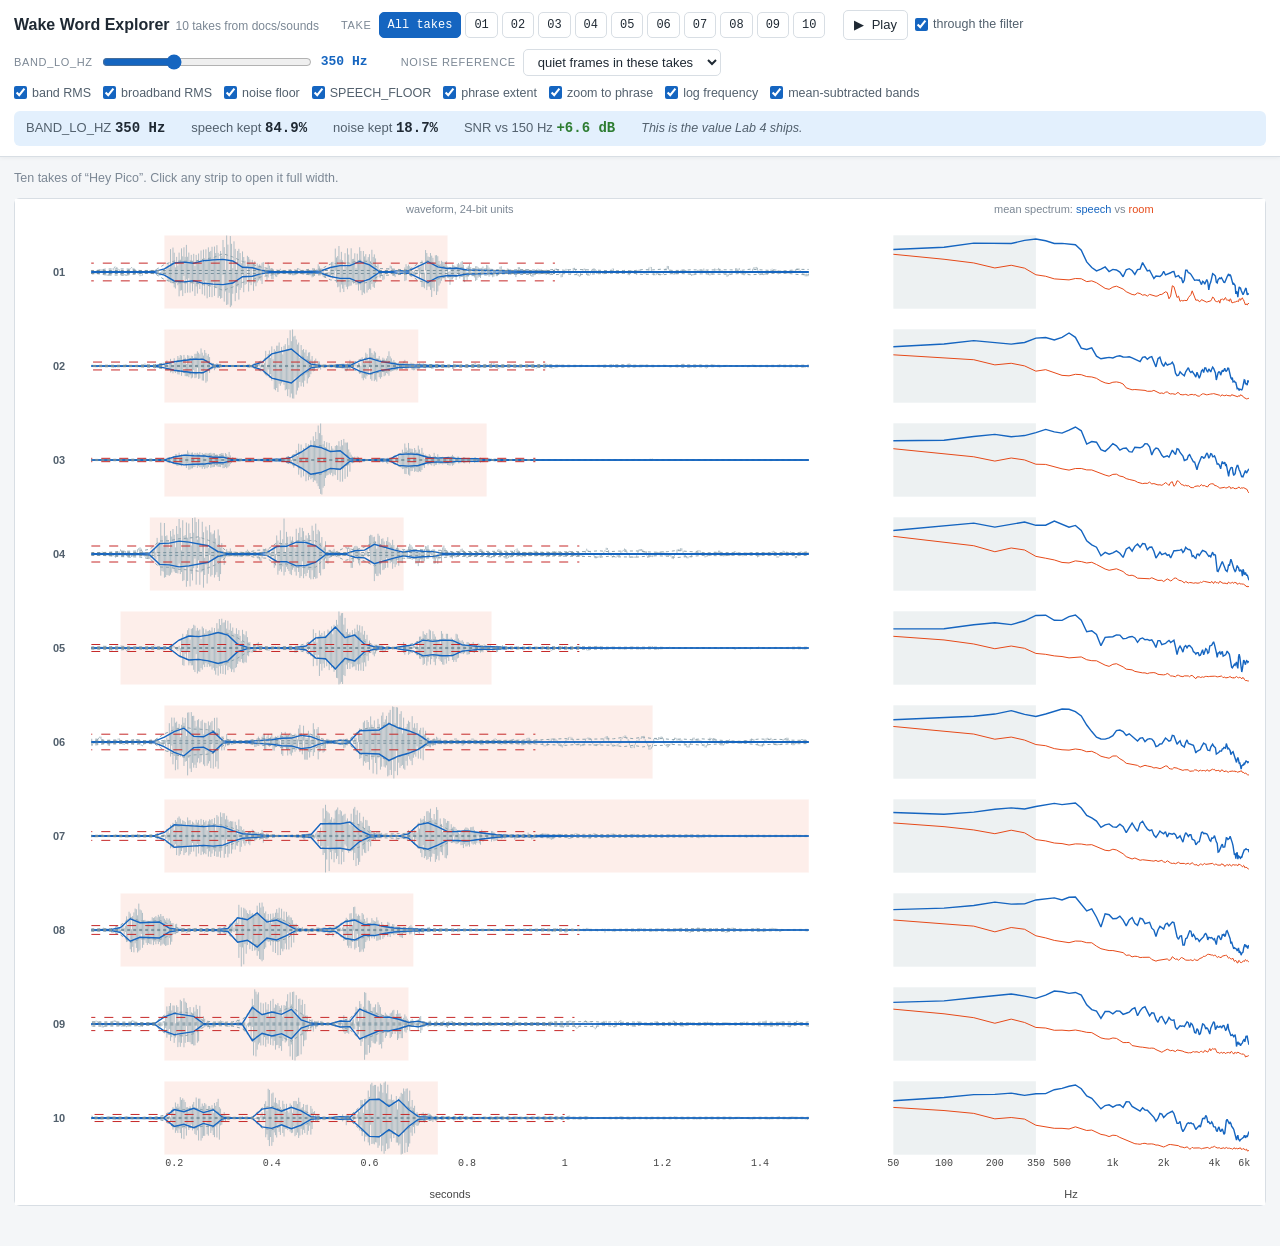
<file: docs/dashboards/wake-word-explorer/main.html>
<!DOCTYPE html>
<html lang="en">
<head>
<meta charset="utf-8">
<meta name="viewport" content="width=device-width, initial-scale=1">
<title>Wake Word Explorer</title>
<link rel="stylesheet" href="explorer.css">
<script src="https://cdn.plot.ly/plotly-2.35.2.min.js" charset="utf-8"></script>
</head>
<body>

<div class="controls">
  <div class="control-row">
    <span class="title">Wake Word Explorer<span class="sub" id="source"></span></span>

    <span class="group">
      <span class="label">Take</span>
      <span class="takebar" id="takebar"></span>
    </span>

    <span class="group">
      <button id="play">&#9654;&nbsp; Play</button>
      <label class="toggles"><label><input type="checkbox" id="playFiltered" checked> through the filter</label></label>
    </span>
  </div>

  <div class="control-row">
    <span class="group">
      <span class="label">BAND_LO_HZ</span>
      <input type="range" id="cutoff" min="0" max="0" step="1">
      <span class="readout" id="cutoffOut">350 Hz</span>
    </span>

    <span class="group">
      <span class="label">Noise reference</span>
      <select id="noiseRef">
        <option value="takes">quiet frames in these takes</option>
        <option value="lab3">Lab 3 furnace spectrum</option>
      </select>
    </span>

    <span class="group toggles" id="toggles"></span>
  </div>

  <div class="verdict" id="verdict"></div>
</div>

<div class="stage">
  <p class="hint" id="hint"></p>
  <div id="plots"><div class="loading">Loading takes&hellip;</div></div>
</div>

<script src="explorer.js"></script>
</body>
</html>
</file>
<file: css/extra.css>
.md-header__button.md-logo {
    margin: 0;
    padding: 0;
}
.md-header__button.md-logo img, .md-header__button.md-logo svg {
    height: 60px;
    width: 60px;
    object-fit: contain;
    background-color: #aaaaaa;
    border-radius: 50%;
    padding: 4px;
    box-sizing: border-box;
    box-shadow: 0 1px 3px rgba(0, 0, 0, 0.25);
}

/* Container to control the iframe size and scaling */
.iframe-container {
    width: 100%;
    position: relative;
    overflow: hidden;
  }

  /* Iframe styles */
  iframe {
    width: 100%;
    border: solid 2px blue;
  }

  /* if a div with <div class="upper-alpha"> wraps a list, then number A.B.C.D etc */
  /* this requires that the markdown extension md_in_html is enabled in the mkdocs.yml file */
  .upper-alpha ol {
    list-style-type: upper-alpha;
  }

/* Styling for the Copy Button */
.admonition.prompt {
  position: relative;
}

.admonition.prompt .copy-button {
  position: absolute;
  top: 4px;
  right: 6px;
  background-color: #0056d6;
  color: white;
  border: none;
  border-radius: 5px;
  padding: 0.3rem 0.3rem;
  cursor: pointer;
  font-size: 0.7rem;
}

.admonition.prompt .copy-button:hover {
  background-color: #0041a4; /* Darker blue on hover */
}

/* MicroSim build-status indicators in the nav.
   Material Community renders <span class="md-status md-status--<name>"> as
   an empty span and paints the icon via a CSS `mask-image` driven by the
   --md-status--<name> custom property. Material only ships variables for
   `new`, `deprecated`, and `encrypted`, so we define our own here.
   The visible color comes from the :after background-color, NOT from `color`,
   because the SVG is applied as a mask.

   Footgun warning: do NOT add `theme.icon.status` to mkdocs.yml to try to
   set these icons — that key is silently Insiders-only on the Material
   community edition and the icons will fall back to the generic "i in a
   circle" indicator with no warning at build time. The CSS variables below
   are the load-bearing piece on community Material. */
:root {
  /* Filled circle (Material Design Icons "circle") */
  --md-status--scaffold: url('data:image/svg+xml;charset=utf-8,<svg xmlns="http://www.w3.org/2000/svg" viewBox="0 0 24 24"><path d="M12,2A10,10 0 0,1 22,12A10,10 0 0,1 12,22A10,10 0 0,1 2,12A10,10 0 0,1 12,2Z"/></svg>');
  --md-status--built: url('data:image/svg+xml;charset=utf-8,<svg xmlns="http://www.w3.org/2000/svg" viewBox="0 0 24 24"><path d="M12,2A10,10 0 0,1 22,12A10,10 0 0,1 12,22A10,10 0 0,1 2,12A10,10 0 0,1 12,2Z"/></svg>');
  /* Check-circle (Material Design Icons "check-circle") */
  --md-status--approved: url('data:image/svg+xml;charset=utf-8,<svg xmlns="http://www.w3.org/2000/svg" viewBox="0 0 24 24"><path d="M12,2A10,10 0 0,1 22,12A10,10 0 0,1 12,22A10,10 0 0,1 2,12A10,10 0 0,1 12,2M11,16.5L18,9.5L16.59,8.09L11,13.67L7.91,10.59L6.5,12L11,16.5Z"/></svg>');
}

.md-status--scaffold:after {
  background-color: #d32f2f; /* red — scaffold, not yet implemented */
  -webkit-mask-image: var(--md-status--scaffold);
          mask-image: var(--md-status--scaffold);
}
.md-status--built:after {
  background-color: #f57c00; /* orange — built, awaiting review */
  -webkit-mask-image: var(--md-status--built);
          mask-image: var(--md-status--built);
}
.md-status--approved:after {
  background-color: #388e3c; /* green — approved */
  -webkit-mask-image: var(--md-status--approved);
          mask-image: var(--md-status--approved);
}

/* Material's default :hover rule swaps the background to currentcolor (the
   nav text color) which would erase our reds/oranges/greens. Pin the hover
   color to a darker shade of the status color instead.
   Use a same-hue darken (e.g. Orange 700 → Orange 800), not a value drop
   that crosses into a redder hue (Orange 700 → Orange 900 reads as red). */
.md-status--scaffold:hover:after { background-color: #b71c1c; }
.md-status--built:hover:after    { background-color: #ef6c00; }
.md-status--approved:hover:after { background-color: #1b5e20; }
</file>
<file: docs/dashboards/wake-word-explorer/explorer.css>
/* Wake Word Explorer -- styling only. All measurement lives in Python. */

:root {
  --ink: #1f2933;
  --ink-soft: #52606d;
  --ink-faint: #7b8794;
  --rule: #d8dee4;
  --panel: #ffffff;
  --page: #f4f6f8;
  --primary: #1565c0;
  --primary-soft: #e3f0fd;
  --accent: #e64a19;
  --warn: #c62828;
  --mono: ui-monospace, SFMono-Regular, "SF Mono", Menlo, Consolas, monospace;
}

* { box-sizing: border-box; }

body {
  margin: 0;
  background: var(--page);
  color: var(--ink);
  font: 15px/1.5 -apple-system, BlinkMacSystemFont, "Segoe UI", Roboto,
        Helvetica, Arial, sans-serif;
}

/* ---- control bar --------------------------------------------------- */

.controls {
  position: sticky;
  top: 0;
  z-index: 20;
  background: var(--panel);
  border-bottom: 1px solid var(--rule);
  box-shadow: 0 1px 4px rgba(31, 41, 51, 0.06);
  padding: 10px 14px;
}

.control-row {
  display: flex;
  flex-wrap: wrap;
  align-items: center;
  gap: 8px 18px;
}

.control-row + .control-row { margin-top: 9px; }

.group {
  display: flex;
  align-items: center;
  gap: 7px;
  min-width: 0;
}

.group > .label {
  font-size: 11px;
  letter-spacing: 0.06em;
  text-transform: uppercase;
  color: var(--ink-faint);
  white-space: nowrap;
}

.title {
  font-weight: 700;
  font-size: 16px;
  margin-right: 4px;
  white-space: nowrap;
}

.title .sub {
  font-weight: 400;
  color: var(--ink-faint);
  font-size: 12px;
  margin-left: 6px;
}

button, select {
  font: inherit;
  font-size: 13px;
  color: var(--ink);
  background: var(--panel);
  border: 1px solid var(--rule);
  border-radius: 5px;
  padding: 4px 10px;
  cursor: pointer;
}

button:hover:not(:disabled), select:hover { border-color: var(--primary); }
button:disabled { color: var(--ink-faint); cursor: not-allowed; opacity: 0.6; }
button.on { background: var(--primary); border-color: var(--primary); color: #fff; }

.takebar { display: flex; flex-wrap: wrap; gap: 4px; }
.takebar button { padding: 3px 8px; font-family: var(--mono); font-size: 12px; }

input[type="range"] { width: 210px; accent-color: var(--primary); }

.readout {
  font-family: var(--mono);
  font-size: 13px;
  color: var(--primary);
  font-weight: 600;
  min-width: 62px;
}

.toggles { display: flex; flex-wrap: wrap; gap: 4px 12px; }

.toggles label {
  display: inline-flex;
  align-items: center;
  gap: 5px;
  font-size: 12.5px;
  color: var(--ink-soft);
  cursor: pointer;
  white-space: nowrap;
}

.toggles input { accent-color: var(--primary); margin: 0; }

/* ---- the verdict strip ---------------------------------------------- */

.verdict {
  display: flex;
  flex-wrap: wrap;
  gap: 0 26px;
  align-items: baseline;
  background: var(--primary-soft);
  border-radius: 6px;
  padding: 7px 12px;
  margin-top: 9px;
  font-size: 13px;
}

.verdict .stat { white-space: nowrap; }
.verdict .stat b { font-family: var(--mono); font-size: 14px; }
.verdict .stat span { color: var(--ink-soft); }
.verdict .note { color: var(--ink-soft); font-size: 12.5px; font-style: italic; }
.verdict .good { color: #2e7d32; }
.verdict .bad { color: var(--warn); }

/* ---- plot area ------------------------------------------------------ */

.stage { padding: 12px 14px 28px; }

.plot {
  background: var(--panel);
  border: 1px solid var(--rule);
  border-radius: 6px;
  margin-bottom: 12px;
}

.plot h2 {
  margin: 0;
  padding: 9px 12px 0;
  font-size: 13px;
  font-weight: 600;
  color: var(--ink);
}

.plot p {
  margin: 2px 12px 0;
  font-size: 12.5px;
  color: var(--ink-soft);
}

.hint {
  font-size: 12.5px;
  color: var(--ink-faint);
  margin: 0 0 10px;
}

.loading, .oops {
  padding: 40px 16px;
  text-align: center;
  color: var(--ink-faint);
}

.oops { color: var(--warn); }
.oops code {
  display: block;
  margin-top: 10px;
  font-family: var(--mono);
  font-size: 13px;
  color: var(--ink);
}

@media (max-width: 720px) {
  input[type="range"] { width: 140px; }
  .control-row { gap: 6px 12px; }
}
</file>
<file: assets/stylesheets/main.2afb09e1.min.css>
@charset "UTF-8";html{-webkit-text-size-adjust:none;-moz-text-size-adjust:none;text-size-adjust:none;box-sizing:border-box}*,:after,:before{box-sizing:inherit}@media (prefers-reduced-motion){*,:after,:before{transition:none!important}}body{margin:0}a,button,input,label{-webkit-tap-highlight-color:transparent}a{color:inherit;text-decoration:none}hr{border:0;box-sizing:initial;display:block;height:.05rem;overflow:visible;padding:0}small{font-size:80%}sub,sup{line-height:1em}img{border-style:none}table{border-collapse:initial;border-spacing:0}td,th{font-weight:400;vertical-align:top}button{background:#0000;border:0;font-family:inherit;font-size:inherit;margin:0;padding:0}input{border:0;outline:none}:root{--md-primary-fg-color:#4051b5;--md-primary-fg-color--light:#5d6cc0;--md-primary-fg-color--dark:#303fa1;--md-primary-bg-color:#fff;--md-primary-bg-color--light:#ffffffb3;--md-accent-fg-color:#526cfe;--md-accent-fg-color--transparent:#526cfe1a;--md-accent-bg-color:#fff;--md-accent-bg-color--light:#ffffffb3}[data-md-color-scheme=default]{color-scheme:light}[data-md-color-scheme=default] img[src$="#gh-dark-mode-only"],[data-md-color-scheme=default] img[src$="#only-dark"]{display:none}:root,[data-md-color-scheme=default]{--md-hue:225deg;--md-default-fg-color:#000000de;--md-default-fg-color--light:#0000008a;--md-default-fg-color--lighter:#00000052;--md-default-fg-color--lightest:#00000012;--md-default-bg-color:#fff;--md-default-bg-color--light:#ffffffb3;--md-default-bg-color--lighter:#ffffff4d;--md-default-bg-color--lightest:#ffffff1f;--md-code-fg-color:#36464e;--md-code-bg-color:#f5f5f5;--md-code-hl-color:#4287ff;--md-code-hl-color--light:#4287ff1a;--md-code-hl-number-color:#d52a2a;--md-code-hl-special-color:#db1457;--md-code-hl-function-color:#a846b9;--md-code-hl-constant-color:#6e59d9;--md-code-hl-keyword-color:#3f6ec6;--md-code-hl-string-color:#1c7d4d;--md-code-hl-name-color:var(--md-code-fg-color);--md-code-hl-operator-color:var(--md-default-fg-color--light);--md-code-hl-punctuation-color:var(--md-default-fg-color--light);--md-code-hl-comment-color:var(--md-default-fg-color--light);--md-code-hl-generic-color:var(--md-default-fg-color--light);--md-code-hl-variable-color:var(--md-default-fg-color--light);--md-typeset-color:var(--md-default-fg-color);--md-typeset-a-color:var(--md-primary-fg-color);--md-typeset-del-color:#f5503d26;--md-typeset-ins-color:#0bd57026;--md-typeset-kbd-color:#fafafa;--md-typeset-kbd-accent-color:#fff;--md-typeset-kbd-border-color:#b8b8b8;--md-typeset-mark-color:#ffff0080;--md-typeset-table-color:#0000001f;--md-typeset-table-color--light:rgba(0,0,0,.035);--md-admonition-fg-color:var(--md-default-fg-color);--md-admonition-bg-color:var(--md-default-bg-color);--md-warning-fg-color:#000000de;--md-warning-bg-color:#ff9;--md-footer-fg-color:#fff;--md-footer-fg-color--light:#ffffffb3;--md-footer-fg-color--lighter:#ffffff73;--md-footer-bg-color:#000000de;--md-footer-bg-color--dark:#00000052;--md-shadow-z1:0 0.2rem 0.5rem #0000000d,0 0 0.05rem #0000001a;--md-shadow-z2:0 0.2rem 0.5rem #0000001a,0 0 0.05rem #00000040;--md-shadow-z3:0 0.2rem 0.5rem #0003,0 0 0.05rem #00000059}.md-icon svg{fill:currentcolor;display:block;height:1.2rem;width:1.2rem}body{-webkit-font-smoothing:antialiased;-moz-osx-font-smoothing:grayscale;--md-text-font-family:var(--md-text-font,_),-apple-system,BlinkMacSystemFont,Helvetica,Arial,sans-serif;--md-code-font-family:var(--md-code-font,_),SFMono-Regular,Consolas,Menlo,monospace}aside,body,input{font-feature-settings:"kern","liga";color:var(--md-typeset-color);font-family:var(--md-text-font-family)}code,kbd,pre{font-feature-settings:"kern";font-family:var(--md-code-font-family)}:root{--md-typeset-table-sort-icon:url('data:image/svg+xml;charset=utf-8,<svg xmlns="http://www.w3.org/2000/svg" viewBox="0 0 24 24"><path d="m18 21-4-4h3V7h-3l4-4 4 4h-3v10h3M2 19v-2h10v2M2 13v-2h7v2M2 7V5h4v2z"/></svg>');--md-typeset-table-sort-icon--asc:url('data:image/svg+xml;charset=utf-8,<svg xmlns="http://www.w3.org/2000/svg" viewBox="0 0 24 24"><path d="M19 17h3l-4 4-4-4h3V3h2M2 17h10v2H2M6 5v2H2V5m0 6h7v2H2z"/></svg>');--md-typeset-table-sort-icon--desc:url('data:image/svg+xml;charset=utf-8,<svg xmlns="http://www.w3.org/2000/svg" viewBox="0 0 24 24"><path d="M19 7h3l-4-4-4 4h3v14h2M2 17h10v2H2M6 5v2H2V5m0 6h7v2H2z"/></svg>')}.md-typeset{-webkit-print-color-adjust:exact;color-adjust:exact;font-size:.8rem;line-height:1.6;overflow-wrap:break-word}@media print{.md-typeset{font-size:.68rem}}.md-typeset blockquote,.md-typeset dl,.md-typeset figure,.md-typeset ol,.md-typeset pre,.md-typeset ul{margin-bottom:1em;margin-top:1em}.md-typeset h1{color:var(--md-default-fg-color--light);font-size:2em;line-height:1.3;margin:0 0 1.25em}.md-typeset h1,.md-typeset h2{font-weight:300;letter-spacing:-.01em}.md-typeset h2{font-size:1.5625em;line-height:1.4;margin:1.6em 0 .64em}.md-typeset h3{font-size:1.25em;font-weight:400;letter-spacing:-.01em;line-height:1.5;margin:1.6em 0 .8em}.md-typeset h2+h3{margin-top:.8em}.md-typeset h4{font-weight:700;letter-spacing:-.01em;margin:1em 0}.md-typeset h5,.md-typeset h6{color:var(--md-default-fg-color--light);font-size:.8em;font-weight:700;letter-spacing:-.01em;margin:1.25em 0}.md-typeset h5{text-transform:uppercase}.md-typeset h5 code{text-transform:none}.md-typeset hr{border-bottom:.05rem solid var(--md-default-fg-color--lightest);display:flow-root;margin:1.5em 0}.md-typeset a{color:var(--md-typeset-a-color);word-break:break-word}.md-typeset a,.md-typeset a:before{transition:color 125ms}.md-typeset a:focus,.md-typeset a:hover{color:var(--md-accent-fg-color)}.md-typeset a:focus code,.md-typeset a:hover code{background-color:var(--md-accent-fg-color--transparent)}.md-typeset a code{color:currentcolor;transition:background-color 125ms}.md-typeset a.focus-visible{outline-color:var(--md-accent-fg-color);outline-offset:.2rem}.md-typeset code,.md-typeset kbd,.md-typeset pre{color:var(--md-code-fg-color);direction:ltr;font-variant-ligatures:none}@media print{.md-typeset code,.md-typeset kbd,.md-typeset pre{white-space:pre-wrap}}.md-typeset code{background-color:var(--md-code-bg-color);border-radius:.1rem;-webkit-box-decoration-break:clone;box-decoration-break:clone;font-size:.85em;padding:0 .2941176471em;word-break:break-word}.md-typeset code:not(.focus-visible){-webkit-tap-highlight-color:transparent;outline:none}.md-typeset pre{display:flow-root;line-height:1.4;position:relative}.md-typeset pre>code{-webkit-box-decoration-break:slice;box-decoration-break:slice;box-shadow:none;display:block;margin:0;outline-color:var(--md-accent-fg-color);overflow:auto;padding:.7720588235em 1.1764705882em;scrollbar-color:var(--md-default-fg-color--lighter) #0000;scrollbar-width:thin;touch-action:auto;word-break:normal}.md-typeset pre>code:hover{scrollbar-color:var(--md-accent-fg-color) #0000}.md-typeset pre>code::-webkit-scrollbar{height:.2rem;width:.2rem}.md-typeset pre>code::-webkit-scrollbar-thumb{background-color:var(--md-default-fg-color--lighter)}.md-typeset pre>code::-webkit-scrollbar-thumb:hover{background-color:var(--md-accent-fg-color)}.md-typeset kbd{background-color:var(--md-typeset-kbd-color);border-radius:.1rem;box-shadow:0 .1rem 0 .05rem var(--md-typeset-kbd-border-color),0 .1rem 0 var(--md-typeset-kbd-border-color),0 -.1rem .2rem var(--md-typeset-kbd-accent-color) inset;color:var(--md-default-fg-color);display:inline-block;font-size:.75em;padding:0 .6666666667em;vertical-align:text-top;word-break:break-word}.md-typeset mark{background-color:var(--md-typeset-mark-color);-webkit-box-decoration-break:clone;box-decoration-break:clone;color:inherit;word-break:break-word}.md-typeset abbr{border-bottom:.05rem dotted var(--md-default-fg-color--light);cursor:help;text-decoration:none}.md-typeset small{opacity:.75}[dir=ltr] .md-typeset sub,[dir=ltr] .md-typeset sup{margin-left:.078125em}[dir=rtl] .md-typeset sub,[dir=rtl] .md-typeset sup{margin-right:.078125em}[dir=ltr] .md-typeset blockquote{padding-left:.6rem}[dir=rtl] .md-typeset blockquote{padding-right:.6rem}[dir=ltr] .md-typeset blockquote{border-left:.2rem solid var(--md-default-fg-color--lighter)}[dir=rtl] .md-typeset blockquote{border-right:.2rem solid var(--md-default-fg-color--lighter)}.md-typeset blockquote{color:var(--md-default-fg-color--light);margin-left:0;margin-right:0}.md-typeset ul{list-style-type:disc}.md-typeset ul[type]{list-style-type:revert-layer}[dir=ltr] .md-typeset ol,[dir=ltr] .md-typeset ul{margin-left:.625em}[dir=rtl] .md-typeset ol,[dir=rtl] .md-typeset ul{margin-right:.625em}.md-typeset ol,.md-typeset ul{padding:0}.md-typeset ol:not([hidden]),.md-typeset ul:not([hidden]){display:flow-root}.md-typeset ol ol,.md-typeset ul ol{list-style-type:lower-alpha}.md-typeset ol ol ol,.md-typeset ul ol ol{list-style-type:lower-roman}.md-typeset ol ol ol ol,.md-typeset ul ol ol ol{list-style-type:upper-alpha}.md-typeset ol ol ol ol ol,.md-typeset ul ol ol ol ol{list-style-type:upper-roman}.md-typeset ol[type],.md-typeset ul[type]{list-style-type:revert-layer}[dir=ltr] .md-typeset ol li,[dir=ltr] .md-typeset ul li{margin-left:1.25em}[dir=rtl] .md-typeset ol li,[dir=rtl] .md-typeset ul li{margin-right:1.25em}.md-typeset ol li,.md-typeset ul li{margin-bottom:.5em}.md-typeset ol li blockquote,.md-typeset ol li p,.md-typeset ul li blockquote,.md-typeset ul li p{margin:.5em 0}.md-typeset ol li:last-child,.md-typeset ul li:last-child{margin-bottom:0}[dir=ltr] .md-typeset ol li ol,[dir=ltr] .md-typeset ol li ul,[dir=ltr] .md-typeset ul li ol,[dir=ltr] .md-typeset ul li ul{margin-left:.625em}[dir=rtl] .md-typeset ol li ol,[dir=rtl] .md-typeset ol li ul,[dir=rtl] .md-typeset ul li ol,[dir=rtl] .md-typeset ul li ul{margin-right:.625em}.md-typeset ol li ol,.md-typeset ol li ul,.md-typeset ul li ol,.md-typeset ul li ul{margin-bottom:.5em;margin-top:.5em}[dir=ltr] .md-typeset dd{margin-left:1.875em}[dir=rtl] .md-typeset dd{margin-right:1.875em}.md-typeset dd{margin-bottom:1.5em;margin-top:1em}.md-typeset img,.md-typeset svg,.md-typeset video{height:auto;max-width:100%}.md-typeset img[align=left]{margin:1em 1em 1em 0}.md-typeset img[align=right]{margin:1em 0 1em 1em}.md-typeset img[align]:only-child{margin-top:0}.md-typeset figure{display:flow-root;margin:1em auto;max-width:100%;text-align:center;width:-moz-fit-content;width:fit-content}.md-typeset figure img{display:block;margin:0 auto}.md-typeset figcaption{font-style:italic;margin:1em auto;max-width:24rem}.md-typeset iframe{max-width:100%}.md-typeset table:not([class]){background-color:var(--md-default-bg-color);border:.05rem solid var(--md-typeset-table-color);border-radius:.1rem;display:inline-block;font-size:.64rem;max-width:100%;overflow:auto;touch-action:auto}@media print{.md-typeset table:not([class]){display:table}}.md-typeset table:not([class])+*{margin-top:1.5em}.md-typeset table:not([class]) td>:first-child,.md-typeset table:not([class]) th>:first-child{margin-top:0}.md-typeset table:not([class]) td>:last-child,.md-typeset table:not([class]) th>:last-child{margin-bottom:0}.md-typeset table:not([class]) td:not([align]),.md-typeset table:not([class]) th:not([align]){text-align:left}[dir=rtl] .md-typeset table:not([class]) td:not([align]),[dir=rtl] .md-typeset table:not([class]) th:not([align]){text-align:right}.md-typeset table:not([class]) th{font-weight:700;min-width:5rem;padding:.9375em 1.25em;vertical-align:top}.md-typeset table:not([class]) td{border-top:.05rem solid var(--md-typeset-table-color);padding:.9375em 1.25em;vertical-align:top}.md-typeset table:not([class]) tbody tr{transition:background-color 125ms}.md-typeset table:not([class]) tbody tr:hover{background-color:var(--md-typeset-table-color--light);box-shadow:0 .05rem 0 var(--md-default-bg-color) inset}.md-typeset table:not([class]) a{word-break:normal}.md-typeset table th[role=columnheader]{cursor:pointer}[dir=ltr] .md-typeset table th[role=columnheader]:after{margin-left:.5em}[dir=rtl] .md-typeset table th[role=columnheader]:after{margin-right:.5em}.md-typeset table th[role=columnheader]:after{content:"";display:inline-block;height:1.2em;-webkit-mask-image:var(--md-typeset-table-sort-icon);mask-image:var(--md-typeset-table-sort-icon);-webkit-mask-repeat:no-repeat;mask-repeat:no-repeat;-webkit-mask-size:contain;mask-size:contain;transition:background-color 125ms;vertical-align:text-bottom;width:1.2em}.md-typeset table th[role=columnheader]:hover:after{background-color:var(--md-default-fg-color--lighter)}.md-typeset table th[role=columnheader][aria-sort=ascending]:after{background-color:var(--md-default-fg-color--light);-webkit-mask-image:var(--md-typeset-table-sort-icon--asc);mask-image:var(--md-typeset-table-sort-icon--asc)}.md-typeset table th[role=columnheader][aria-sort=descending]:after{background-color:var(--md-default-fg-color--light);-webkit-mask-image:var(--md-typeset-table-sort-icon--desc);mask-image:var(--md-typeset-table-sort-icon--desc)}.md-typeset__scrollwrap{margin:1em -.8rem;overflow-x:auto;touch-action:auto}.md-typeset__table{display:inline-block;margin-bottom:.5em;padding:0 .8rem}@media print{.md-typeset__table{display:block}}html .md-typeset__table table{display:table;margin:0;overflow:hidden;width:100%}@media screen and (max-width:44.984375em){.md-content__inner>pre{margin:1em -.8rem}.md-content__inner>pre code{border-radius:0}}.md-typeset .md-author{border-radius:100%;display:block;flex-shrink:0;height:1.6rem;overflow:hidden;position:relative;transition:color 125ms,transform 125ms;width:1.6rem}.md-typeset .md-author img{display:block}.md-typeset .md-author--more{background:var(--md-default-fg-color--lightest);color:var(--md-default-fg-color--lighter);font-size:.6rem;font-weight:700;line-height:1.6rem;text-align:center}.md-typeset .md-author--long{height:2.4rem;width:2.4rem}.md-typeset a.md-author{transform:scale(1)}.md-typeset a.md-author img{border-radius:100%;filter:grayscale(100%) opacity(75%);transition:filter 125ms}.md-typeset a.md-author:focus,.md-typeset a.md-author:hover{transform:scale(1.1);z-index:1}.md-typeset a.md-author:focus img,.md-typeset a.md-author:hover img{filter:grayscale(0)}.md-banner{background-color:var(--md-footer-bg-color);color:var(--md-footer-fg-color);overflow:auto}@media print{.md-banner{display:none}}.md-banner--warning{background-color:var(--md-warning-bg-color);color:var(--md-warning-fg-color)}.md-banner__inner{font-size:.7rem;margin:.6rem auto;padding:0 .8rem}[dir=ltr] .md-banner__button{float:right}[dir=rtl] .md-banner__button{float:left}.md-banner__button{color:inherit;cursor:pointer;transition:opacity .25s}.no-js .md-banner__button{display:none}.md-banner__button:hover{opacity:.7}html{font-size:125%;height:100%;overflow-x:hidden}@media screen and (min-width:100em){html{font-size:137.5%}}@media screen and (min-width:125em){html{font-size:150%}}body{background-color:var(--md-default-bg-color);display:flex;flex-direction:column;font-size:.5rem;min-height:100%;position:relative;width:100%}@media print{body{display:block}}@media screen and (max-width:59.984375em){body[data-md-scrolllock]{position:fixed}}.md-grid{margin-left:auto;margin-right:auto;max-width:61rem}.md-container{display:flex;flex-direction:column;flex-grow:1}@media print{.md-container{display:block}}.md-main{flex-grow:1}.md-main__inner{display:flex;height:100%;margin-top:1.5rem}.md-ellipsis{overflow:hidden;text-overflow:ellipsis}.md-toggle{display:none}.md-option{height:0;opacity:0;position:absolute;width:0}.md-option:checked+label:not([hidden]){display:block}.md-option.focus-visible+label{outline-color:var(--md-accent-fg-color);outline-style:auto}.md-skip{background-color:var(--md-default-fg-color);border-radius:.1rem;color:var(--md-default-bg-color);font-size:.64rem;margin:.5rem;opacity:0;outline-color:var(--md-accent-fg-color);padding:.3rem .5rem;position:fixed;transform:translateY(.4rem);z-index:-1}.md-skip:focus{opacity:1;transform:translateY(0);transition:transform .25s cubic-bezier(.4,0,.2,1),opacity 175ms 75ms;z-index:10}@page{margin:25mm}:root{--md-clipboard-icon:url('data:image/svg+xml;charset=utf-8,<svg xmlns="http://www.w3.org/2000/svg" viewBox="0 0 24 24"><path d="M19 21H8V7h11m0-2H8a2 2 0 0 0-2 2v14a2 2 0 0 0 2 2h11a2 2 0 0 0 2-2V7a2 2 0 0 0-2-2m-3-4H4a2 2 0 0 0-2 2v14h2V3h12z"/></svg>')}.md-clipboard{border-radius:.1rem;color:var(--md-default-fg-color--lightest);cursor:pointer;height:1.5em;outline-color:var(--md-accent-fg-color);outline-offset:.1rem;position:absolute;right:.5em;top:.5em;transition:color .25s;width:1.5em;z-index:1}@media print{.md-clipboard{display:none}}.md-clipboard:not(.focus-visible){-webkit-tap-highlight-color:transparent;outline:none}:hover>.md-clipboard{color:var(--md-default-fg-color--light)}.md-clipboard:focus,.md-clipboard:hover{color:var(--md-accent-fg-color)}.md-clipboard:after{background-color:currentcolor;content:"";display:block;height:1.125em;margin:0 auto;-webkit-mask-image:var(--md-clipboard-icon);mask-image:var(--md-clipboard-icon);-webkit-mask-position:center;mask-position:center;-webkit-mask-repeat:no-repeat;mask-repeat:no-repeat;-webkit-mask-size:contain;mask-size:contain;width:1.125em}.md-clipboard--inline{cursor:pointer}.md-clipboard--inline code{transition:color .25s,background-color .25s}.md-clipboard--inline:focus code,.md-clipboard--inline:hover code{background-color:var(--md-accent-fg-color--transparent);color:var(--md-accent-fg-color)}.md-typeset .md-code__content{display:grid}@keyframes consent{0%{opacity:0;transform:translateY(100%)}to{opacity:1;transform:translateY(0)}}@keyframes overlay{0%{opacity:0}to{opacity:1}}.md-consent__overlay{animation:overlay .25s both;-webkit-backdrop-filter:blur(.1rem);backdrop-filter:blur(.1rem);background-color:#0000008a;height:100%;opacity:1;position:fixed;top:0;width:100%;z-index:5}.md-consent__inner{animation:consent .5s cubic-bezier(.1,.7,.1,1) both;background-color:var(--md-default-bg-color);border:0;border-radius:.1rem;bottom:0;box-shadow:0 0 .2rem #0000001a,0 .2rem .4rem #0003;max-height:100%;overflow:auto;padding:0;position:fixed;width:100%;z-index:5}.md-consent__form{padding:.8rem}.md-consent__settings{display:none;margin:1em 0}input:checked+.md-consent__settings{display:block}.md-consent__controls{margin-bottom:.8rem}.md-typeset .md-consent__controls .md-button{display:inline}@media screen and (max-width:44.984375em){.md-typeset .md-consent__controls .md-button{display:block;margin-top:.4rem;text-align:center;width:100%}}.md-consent label{cursor:pointer}.md-content{flex-grow:1;min-width:0}.md-content__inner{margin:0 .8rem 1.2rem;padding-top:.6rem}@media screen and (min-width:76.25em){[dir=ltr] .md-sidebar--primary:not([hidden])~.md-content>.md-content__inner{margin-left:1.2rem}[dir=ltr] .md-sidebar--secondary:not([hidden])~.md-content>.md-content__inner,[dir=rtl] .md-sidebar--primary:not([hidden])~.md-content>.md-content__inner{margin-right:1.2rem}[dir=rtl] .md-sidebar--secondary:not([hidden])~.md-content>.md-content__inner{margin-left:1.2rem}}.md-content__inner:before{content:"";display:block;height:.4rem}.md-content__inner>:last-child{margin-bottom:0}[dir=ltr] .md-content__button{float:right}[dir=rtl] .md-content__button{float:left}[dir=ltr] .md-content__button{margin-left:.4rem}[dir=rtl] .md-content__button{margin-right:.4rem}.md-content__button{margin:.4rem 0;padding:0}@media print{.md-content__button{display:none}}.md-typeset .md-content__button{color:var(--md-default-fg-color--lighter)}.md-content__button svg{display:inline;vertical-align:top}[dir=rtl] .md-content__button svg{transform:scaleX(-1)}[dir=ltr] .md-dialog{right:.8rem}[dir=rtl] .md-dialog{left:.8rem}.md-dialog{background-color:var(--md-default-fg-color);border-radius:.1rem;bottom:.8rem;box-shadow:var(--md-shadow-z3);min-width:11.1rem;opacity:0;padding:.4rem .6rem;pointer-events:none;position:fixed;transform:translateY(100%);transition:transform 0ms .4s,opacity .4s;z-index:4}@media print{.md-dialog{display:none}}.md-dialog--active{opacity:1;pointer-events:auto;transform:translateY(0);transition:transform .4s cubic-bezier(.075,.85,.175,1),opacity .4s}.md-dialog__inner{color:var(--md-default-bg-color);font-size:.7rem}.md-feedback{margin:2em 0 1em;text-align:center}.md-feedback fieldset{border:none;margin:0;padding:0}.md-feedback__title{font-weight:700;margin:1em auto}.md-feedback__inner{position:relative}.md-feedback__list{display:flex;flex-wrap:wrap;place-content:baseline center;position:relative}.md-feedback__list:hover .md-icon:not(:disabled){color:var(--md-default-fg-color--lighter)}:disabled .md-feedback__list{min-height:1.8rem}.md-feedback__icon{color:var(--md-default-fg-color--light);cursor:pointer;flex-shrink:0;margin:0 .1rem;transition:color 125ms}.md-feedback__icon:not(:disabled).md-icon:hover{color:var(--md-accent-fg-color)}.md-feedback__icon:disabled{color:var(--md-default-fg-color--lightest);pointer-events:none}.md-feedback__note{opacity:0;position:relative;transform:translateY(.4rem);transition:transform .4s cubic-bezier(.1,.7,.1,1),opacity .15s}.md-feedback__note>*{margin:0 auto;max-width:16rem}:disabled .md-feedback__note{opacity:1;transform:translateY(0)}@media print{.md-feedback{display:none}}.md-footer{background-color:var(--md-footer-bg-color);color:var(--md-footer-fg-color)}@media print{.md-footer{display:none}}.md-footer__inner{justify-content:space-between;overflow:auto;padding:.2rem}.md-footer__inner:not([hidden]){display:flex}.md-footer__link{align-items:end;display:flex;flex-grow:0.01;margin-bottom:.4rem;margin-top:1rem;max-width:100%;outline-color:var(--md-accent-fg-color);overflow:hidden;transition:opacity .25s}.md-footer__link:focus,.md-footer__link:hover{opacity:.7}[dir=rtl] .md-footer__link svg{transform:scaleX(-1)}@media screen and (max-width:44.984375em){.md-footer__link--prev{flex-shrink:0}.md-footer__link--prev .md-footer__title{display:none}}[dir=ltr] .md-footer__link--next{margin-left:auto}[dir=rtl] .md-footer__link--next{margin-right:auto}.md-footer__link--next{text-align:right}[dir=rtl] .md-footer__link--next{text-align:left}.md-footer__title{flex-grow:1;font-size:.9rem;margin-bottom:.7rem;max-width:calc(100% - 2.4rem);padding:0 1rem;white-space:nowrap}.md-footer__button{margin:.2rem;padding:.4rem}.md-footer__direction{font-size:.64rem;opacity:.7}.md-footer-meta{background-color:var(--md-footer-bg-color--dark)}.md-footer-meta__inner{display:flex;flex-wrap:wrap;justify-content:space-between;padding:.2rem}html .md-footer-meta.md-typeset a{color:var(--md-footer-fg-color--light)}html .md-footer-meta.md-typeset a:focus,html .md-footer-meta.md-typeset a:hover{color:var(--md-footer-fg-color)}.md-copyright{color:var(--md-footer-fg-color--lighter);font-size:.64rem;margin:auto .6rem;padding:.4rem 0;width:100%}@media screen and (min-width:45em){.md-copyright{width:auto}}.md-copyright__highlight{color:var(--md-footer-fg-color--light)}.md-social{display:inline-flex;gap:.2rem;margin:0 .4rem;padding:.2rem 0 .6rem}@media screen and (min-width:45em){.md-social{padding:.6rem 0}}.md-social__link{display:inline-block;height:1.6rem;text-align:center;width:1.6rem}.md-social__link:before{line-height:1.9}.md-social__link svg{fill:currentcolor;max-height:.8rem;vertical-align:-25%}.md-typeset .md-button{border:.1rem solid;border-radius:.1rem;color:var(--md-primary-fg-color);cursor:pointer;display:inline-block;font-weight:700;padding:.625em 2em;transition:color 125ms,background-color 125ms,border-color 125ms}.md-typeset .md-button--primary{background-color:var(--md-primary-fg-color);border-color:var(--md-primary-fg-color);color:var(--md-primary-bg-color)}.md-typeset .md-button:focus,.md-typeset .md-button:hover{background-color:var(--md-accent-fg-color);border-color:var(--md-accent-fg-color);color:var(--md-accent-bg-color)}[dir=ltr] .md-typeset .md-input{border-top-left-radius:.1rem}[dir=ltr] .md-typeset .md-input,[dir=rtl] .md-typeset .md-input{border-top-right-radius:.1rem}[dir=rtl] .md-typeset .md-input{border-top-left-radius:.1rem}.md-typeset .md-input{border-bottom:.1rem solid var(--md-default-fg-color--lighter);box-shadow:var(--md-shadow-z1);font-size:.8rem;height:1.8rem;padding:0 .6rem;transition:border .25s,box-shadow .25s}.md-typeset .md-input:focus,.md-typeset .md-input:hover{border-bottom-color:var(--md-accent-fg-color);box-shadow:var(--md-shadow-z2)}.md-typeset .md-input--stretch{width:100%}.md-header{background-color:var(--md-primary-fg-color);box-shadow:0 0 .2rem #0000,0 .2rem .4rem #0000;color:var(--md-primary-bg-color);display:block;left:0;position:sticky;right:0;top:0;z-index:4}@media print{.md-header{display:none}}.md-header[hidden]{transform:translateY(-100%);transition:transform .25s cubic-bezier(.8,0,.6,1),box-shadow .25s}.md-header--shadow{box-shadow:0 0 .2rem #0000001a,0 .2rem .4rem #0003;transition:transform .25s cubic-bezier(.1,.7,.1,1),box-shadow .25s}.md-header__inner{align-items:center;display:flex;padding:0 .2rem}.md-header__button{color:currentcolor;cursor:pointer;margin:.2rem;outline-color:var(--md-accent-fg-color);padding:.4rem;position:relative;transition:opacity .25s;vertical-align:middle;z-index:1}.md-header__button:hover{opacity:.7}.md-header__button:not([hidden]){display:inline-block}.md-header__button:not(.focus-visible){-webkit-tap-highlight-color:transparent;outline:none}.md-header__button.md-logo{margin:.2rem;padding:.4rem}@media screen and (max-width:76.234375em){.md-header__button.md-logo{display:none}}.md-header__button.md-logo img,.md-header__button.md-logo svg{fill:currentcolor;display:block;height:1.2rem;width:auto}@media screen and (min-width:60em){.md-header__button[for=__search]{display:none}}.no-js .md-header__button[for=__search]{display:none}[dir=rtl] .md-header__button[for=__search] svg{transform:scaleX(-1)}@media screen and (min-width:76.25em){.md-header__button[for=__drawer]{display:none}}.md-header__topic{display:flex;max-width:100%;position:absolute;transition:transform .4s cubic-bezier(.1,.7,.1,1),opacity .15s;white-space:nowrap}.md-header__topic+.md-header__topic{opacity:0;pointer-events:none;transform:translateX(1.25rem);transition:transform .4s cubic-bezier(1,.7,.1,.1),opacity .15s;z-index:-1}[dir=rtl] .md-header__topic+.md-header__topic{transform:translateX(-1.25rem)}.md-header__topic:first-child{font-weight:700}[dir=ltr] .md-header__title{margin-left:1rem;margin-right:.4rem}[dir=rtl] .md-header__title{margin-left:.4rem;margin-right:1rem}.md-header__title{flex-grow:1;font-size:.9rem;height:2.4rem;line-height:2.4rem}.md-header__title--active .md-header__topic{opacity:0;pointer-events:none;transform:translateX(-1.25rem);transition:transform .4s cubic-bezier(1,.7,.1,.1),opacity .15s;z-index:-1}[dir=rtl] .md-header__title--active .md-header__topic{transform:translateX(1.25rem)}.md-header__title--active .md-header__topic+.md-header__topic{opacity:1;pointer-events:auto;transform:translateX(0);transition:transform .4s cubic-bezier(.1,.7,.1,1),opacity .15s;z-index:0}.md-header__title>.md-header__ellipsis{height:100%;position:relative;width:100%}.md-header__option{display:flex;flex-shrink:0;max-width:100%;transition:max-width 0ms .25s,opacity .25s .25s;white-space:nowrap}[data-md-toggle=search]:checked~.md-header .md-header__option{max-width:0;opacity:0;transition:max-width 0ms,opacity 0ms}.md-header__option>input{bottom:0}.md-header__source{display:none}@media screen and (min-width:60em){[dir=ltr] .md-header__source{margin-left:1rem}[dir=rtl] .md-header__source{margin-right:1rem}.md-header__source{display:block;max-width:11.7rem;width:11.7rem}}@media screen and (min-width:76.25em){[dir=ltr] .md-header__source{margin-left:1.4rem}[dir=rtl] .md-header__source{margin-right:1.4rem}}.md-meta{color:var(--md-default-fg-color--light);font-size:.7rem;line-height:1.3}.md-meta__list{display:inline-flex;flex-wrap:wrap;list-style:none;margin:0;padding:0}.md-meta__item:not(:last-child):after{content:"·";margin-left:.2rem;margin-right:.2rem}.md-meta__link{color:var(--md-typeset-a-color)}.md-meta__link:focus,.md-meta__link:hover{color:var(--md-accent-fg-color)}.md-draft{background-color:#ff1744;border-radius:.125em;color:#fff;display:inline-block;font-weight:700;padding-left:.5714285714em;padding-right:.5714285714em}:root{--md-nav-icon--prev:url('data:image/svg+xml;charset=utf-8,<svg xmlns="http://www.w3.org/2000/svg" viewBox="0 0 24 24"><path d="M20 11v2H8l5.5 5.5-1.42 1.42L4.16 12l7.92-7.92L13.5 5.5 8 11z"/></svg>');--md-nav-icon--next:url('data:image/svg+xml;charset=utf-8,<svg xmlns="http://www.w3.org/2000/svg" viewBox="0 0 24 24"><path d="M8.59 16.58 13.17 12 8.59 7.41 10 6l6 6-6 6z"/></svg>');--md-toc-icon:url('data:image/svg+xml;charset=utf-8,<svg xmlns="http://www.w3.org/2000/svg" viewBox="0 0 24 24"><path d="M3 9h14V7H3zm0 4h14v-2H3zm0 4h14v-2H3zm16 0h2v-2h-2zm0-10v2h2V7zm0 6h2v-2h-2z"/></svg>')}.md-nav{font-size:.7rem;line-height:1.3}.md-nav__title{color:var(--md-default-fg-color--light);display:block;font-weight:700;overflow:hidden;padding:0 .6rem;text-overflow:ellipsis}.md-nav__title .md-nav__button{display:none}.md-nav__title .md-nav__button img{height:100%;width:auto}.md-nav__title .md-nav__button.md-logo img,.md-nav__title .md-nav__button.md-logo svg{fill:currentcolor;display:block;height:2.4rem;max-width:100%;object-fit:contain;width:auto}.md-nav__list{list-style:none;margin:0;padding:0}.md-nav__link{align-items:flex-start;display:flex;gap:.4rem;margin-top:.625em;scroll-snap-align:start;transition:color 125ms}.md-nav__link--passed{color:var(--md-default-fg-color--light)}.md-nav__item .md-nav__link--active,.md-nav__item .md-nav__link--active code{color:var(--md-typeset-a-color)}.md-nav__link .md-ellipsis{position:relative}[dir=ltr] .md-nav__link .md-icon:last-child{margin-left:auto}[dir=rtl] .md-nav__link .md-icon:last-child{margin-right:auto}.md-nav__link svg{fill:currentcolor;flex-shrink:0;height:1.3em;position:relative}.md-nav__link[for]:focus,.md-nav__link[for]:hover,.md-nav__link[href]:focus,.md-nav__link[href]:hover{color:var(--md-accent-fg-color);cursor:pointer}.md-nav__link.focus-visible{outline-color:var(--md-accent-fg-color);outline-offset:.2rem}.md-nav--primary .md-nav__link[for=__toc]{display:none}.md-nav--primary .md-nav__link[for=__toc] .md-icon:after{background-color:currentcolor;display:block;height:100%;-webkit-mask-image:var(--md-toc-icon);mask-image:var(--md-toc-icon);width:100%}.md-nav--primary .md-nav__link[for=__toc]~.md-nav{display:none}.md-nav__container>.md-nav__link{margin-top:0}.md-nav__container>.md-nav__link:first-child{flex-grow:1;min-width:0}.md-nav__icon{flex-shrink:0}.md-nav__source{display:none}@media screen and (max-width:76.234375em){.md-nav--primary,.md-nav--primary .md-nav{background-color:var(--md-default-bg-color);display:flex;flex-direction:column;height:100%;left:0;position:absolute;right:0;top:0;z-index:1}.md-nav--primary .md-nav__item,.md-nav--primary .md-nav__title{font-size:.8rem;line-height:1.5}.md-nav--primary .md-nav__title{background-color:var(--md-default-fg-color--lightest);color:var(--md-default-fg-color--light);cursor:pointer;height:5.6rem;line-height:2.4rem;padding:3rem .8rem .2rem;position:relative;white-space:nowrap}[dir=ltr] .md-nav--primary .md-nav__title .md-nav__icon{left:.4rem}[dir=rtl] .md-nav--primary .md-nav__title .md-nav__icon{right:.4rem}.md-nav--primary .md-nav__title .md-nav__icon{display:block;height:1.2rem;margin:.2rem;position:absolute;top:.4rem;width:1.2rem}.md-nav--primary .md-nav__title .md-nav__icon:after{background-color:currentcolor;content:"";display:block;height:100%;-webkit-mask-image:var(--md-nav-icon--prev);mask-image:var(--md-nav-icon--prev);-webkit-mask-position:center;mask-position:center;-webkit-mask-repeat:no-repeat;mask-repeat:no-repeat;-webkit-mask-size:contain;mask-size:contain;width:100%}.md-nav--primary .md-nav__title~.md-nav__list{background-color:var(--md-default-bg-color);box-shadow:0 .05rem 0 var(--md-default-fg-color--lightest) inset;overflow-y:auto;scroll-snap-type:y mandatory;touch-action:pan-y}.md-nav--primary .md-nav__title~.md-nav__list>:first-child{border-top:0}.md-nav--primary .md-nav__title[for=__drawer]{background-color:var(--md-primary-fg-color);color:var(--md-primary-bg-color);font-weight:700}.md-nav--primary .md-nav__title .md-logo{display:block;left:.2rem;margin:.2rem;padding:.4rem;position:absolute;right:.2rem;top:.2rem}.md-nav--primary .md-nav__list{flex:1}.md-nav--primary .md-nav__item{border-top:.05rem solid var(--md-default-fg-color--lightest)}.md-nav--primary .md-nav__item--active>.md-nav__link{color:var(--md-typeset-a-color)}.md-nav--primary .md-nav__item--active>.md-nav__link:focus,.md-nav--primary .md-nav__item--active>.md-nav__link:hover{color:var(--md-accent-fg-color)}.md-nav--primary .md-nav__link{margin-top:0;padding:.6rem .8rem}.md-nav--primary .md-nav__link svg{margin-top:.1em}.md-nav--primary .md-nav__link>.md-nav__link{padding:0}[dir=ltr] .md-nav--primary .md-nav__link .md-nav__icon{margin-right:-.2rem}[dir=rtl] .md-nav--primary .md-nav__link .md-nav__icon{margin-left:-.2rem}.md-nav--primary .md-nav__link .md-nav__icon{font-size:1.2rem;height:1.2rem;width:1.2rem}.md-nav--primary .md-nav__link .md-nav__icon:after{background-color:currentcolor;content:"";display:block;height:100%;-webkit-mask-image:var(--md-nav-icon--next);mask-image:var(--md-nav-icon--next);-webkit-mask-position:center;mask-position:center;-webkit-mask-repeat:no-repeat;mask-repeat:no-repeat;-webkit-mask-size:contain;mask-size:contain;width:100%}[dir=rtl] .md-nav--primary .md-nav__icon:after{transform:scale(-1)}.md-nav--primary .md-nav--secondary .md-nav{background-color:initial;position:static}[dir=ltr] .md-nav--primary .md-nav--secondary .md-nav .md-nav__link{padding-left:1.4rem}[dir=rtl] .md-nav--primary .md-nav--secondary .md-nav .md-nav__link{padding-right:1.4rem}[dir=ltr] .md-nav--primary .md-nav--secondary .md-nav .md-nav .md-nav__link{padding-left:2rem}[dir=rtl] .md-nav--primary .md-nav--secondary .md-nav .md-nav .md-nav__link{padding-right:2rem}[dir=ltr] .md-nav--primary .md-nav--secondary .md-nav .md-nav .md-nav .md-nav__link{padding-left:2.6rem}[dir=rtl] .md-nav--primary .md-nav--secondary .md-nav .md-nav .md-nav .md-nav__link{padding-right:2.6rem}[dir=ltr] .md-nav--primary .md-nav--secondary .md-nav .md-nav .md-nav .md-nav .md-nav__link{padding-left:3.2rem}[dir=rtl] .md-nav--primary .md-nav--secondary .md-nav .md-nav .md-nav .md-nav .md-nav__link{padding-right:3.2rem}.md-nav--secondary{background-color:initial}.md-nav__toggle~.md-nav{display:flex;opacity:0;transform:translateX(100%);transition:transform .25s cubic-bezier(.8,0,.6,1),opacity 125ms 50ms}[dir=rtl] .md-nav__toggle~.md-nav{transform:translateX(-100%)}.md-nav__toggle:checked~.md-nav{opacity:1;transform:translateX(0);transition:transform .25s cubic-bezier(.4,0,.2,1),opacity 125ms 125ms}.md-nav__toggle:checked~.md-nav>.md-nav__list{-webkit-backface-visibility:hidden;backface-visibility:hidden}}@media screen and (max-width:59.984375em){.md-nav--primary .md-nav__link[for=__toc]{display:flex}.md-nav--primary .md-nav__link[for=__toc] .md-icon:after{content:""}.md-nav--primary .md-nav__link[for=__toc]+.md-nav__link{display:none}.md-nav--primary .md-nav__link[for=__toc]~.md-nav{display:flex}.md-nav__source{background-color:var(--md-primary-fg-color--dark);color:var(--md-primary-bg-color);display:block;padding:0 .2rem}}@media screen and (min-width:60em) and (max-width:76.234375em){.md-nav--integrated .md-nav__link[for=__toc]{display:flex}.md-nav--integrated .md-nav__link[for=__toc] .md-icon:after{content:""}.md-nav--integrated .md-nav__link[for=__toc]+.md-nav__link{display:none}.md-nav--integrated .md-nav__link[for=__toc]~.md-nav{display:flex}}@media screen and (min-width:60em){.md-nav{margin-bottom:-.4rem}.md-nav--secondary .md-nav__title{background:var(--md-default-bg-color);box-shadow:0 0 .4rem .4rem var(--md-default-bg-color);position:sticky;top:0;z-index:1}.md-nav--secondary .md-nav__title[for=__toc]{scroll-snap-align:start}.md-nav--secondary .md-nav__title .md-nav__icon{display:none}[dir=ltr] .md-nav--secondary .md-nav__list{padding-left:.6rem}[dir=rtl] .md-nav--secondary .md-nav__list{padding-right:.6rem}.md-nav--secondary .md-nav__list{padding-bottom:.4rem}[dir=ltr] .md-nav--secondary .md-nav__item>.md-nav__link{margin-right:.4rem}[dir=rtl] .md-nav--secondary .md-nav__item>.md-nav__link{margin-left:.4rem}}@media screen and (min-width:76.25em){.md-nav{margin-bottom:-.4rem;transition:max-height .25s cubic-bezier(.86,0,.07,1)}.md-nav--primary .md-nav__title{background:var(--md-default-bg-color);box-shadow:0 0 .4rem .4rem var(--md-default-bg-color);position:sticky;top:0;z-index:1}.md-nav--primary .md-nav__title[for=__drawer]{scroll-snap-align:start}.md-nav--primary .md-nav__title .md-nav__icon{display:none}[dir=ltr] .md-nav--primary .md-nav__list{padding-left:.6rem}[dir=rtl] .md-nav--primary .md-nav__list{padding-right:.6rem}.md-nav--primary .md-nav__list{padding-bottom:.4rem}[dir=ltr] .md-nav--primary .md-nav__item>.md-nav__link{margin-right:.4rem}[dir=rtl] .md-nav--primary .md-nav__item>.md-nav__link{margin-left:.4rem}.md-nav__toggle~.md-nav{display:grid;grid-template-rows:minmax(.4rem,0fr);opacity:0;transition:grid-template-rows .25s cubic-bezier(.86,0,.07,1),opacity .25s,visibility 0ms .25s;visibility:collapse}.md-nav__toggle~.md-nav>.md-nav__list{overflow:hidden}.md-nav__toggle.md-toggle--indeterminate~.md-nav,.md-nav__toggle:checked~.md-nav{grid-template-rows:minmax(.4rem,1fr);opacity:1;transition:grid-template-rows .25s cubic-bezier(.86,0,.07,1),opacity .15s .1s,visibility 0ms;visibility:visible}.md-nav__toggle.md-toggle--indeterminate~.md-nav{transition:none}.md-nav__item--nested>.md-nav>.md-nav__title{display:none}.md-nav__item--section{display:block;margin:1.25em 0}.md-nav__item--section:last-child{margin-bottom:0}.md-nav__item--section>.md-nav__link{font-weight:700}.md-nav__item--section>.md-nav__link[for]{color:var(--md-default-fg-color--light)}.md-nav__item--section>.md-nav__link:not(.md-nav__container){pointer-events:none}.md-nav__item--section>.md-nav__link .md-icon,.md-nav__item--section>.md-nav__link>[for]{display:none}[dir=ltr] .md-nav__item--section>.md-nav{margin-left:-.6rem}[dir=rtl] .md-nav__item--section>.md-nav{margin-right:-.6rem}.md-nav__item--section>.md-nav{display:block;opacity:1;visibility:visible}.md-nav__item--section>.md-nav>.md-nav__list>.md-nav__item{padding:0}.md-nav__icon{border-radius:100%;height:.9rem;transition:background-color .25s;width:.9rem}.md-nav__icon:hover{background-color:var(--md-accent-fg-color--transparent)}.md-nav__icon:after{background-color:currentcolor;border-radius:100%;content:"";display:inline-block;height:100%;-webkit-mask-image:var(--md-nav-icon--next);mask-image:var(--md-nav-icon--next);-webkit-mask-position:center;mask-position:center;-webkit-mask-repeat:no-repeat;mask-repeat:no-repeat;-webkit-mask-size:contain;mask-size:contain;transition:transform .25s;vertical-align:-.1rem;width:100%}[dir=rtl] .md-nav__icon:after{transform:rotate(180deg)}.md-nav__item--nested .md-nav__toggle:checked~.md-nav__link .md-nav__icon:after,.md-nav__item--nested .md-toggle--indeterminate~.md-nav__link .md-nav__icon:after{transform:rotate(90deg)}.md-nav--lifted>.md-nav__list>.md-nav__item,.md-nav--lifted>.md-nav__title{display:none}.md-nav--lifted>.md-nav__list>.md-nav__item--active{display:block}.md-nav--lifted>.md-nav__list>.md-nav__item--active>.md-nav__link{background:var(--md-default-bg-color);box-shadow:0 0 .4rem .4rem var(--md-default-bg-color);margin-top:0;position:sticky;top:0;z-index:1}.md-nav--lifted>.md-nav__list>.md-nav__item--active>.md-nav__link:not(.md-nav__container){pointer-events:none}.md-nav--lifted>.md-nav__list>.md-nav__item--active.md-nav__item--section{margin:0}[dir=ltr] .md-nav--lifted>.md-nav__list>.md-nav__item>.md-nav:not(.md-nav--secondary){margin-left:-.6rem}[dir=rtl] .md-nav--lifted>.md-nav__list>.md-nav__item>.md-nav:not(.md-nav--secondary){margin-right:-.6rem}.md-nav--lifted>.md-nav__list>.md-nav__item>[for]{color:var(--md-default-fg-color--light)}.md-nav--lifted .md-nav[data-md-level="1"]{grid-template-rows:minmax(.4rem,1fr);opacity:1;visibility:visible}[dir=ltr] .md-nav--integrated>.md-nav__list>.md-nav__item--active .md-nav--secondary{border-left:.05rem solid var(--md-primary-fg-color)}[dir=rtl] .md-nav--integrated>.md-nav__list>.md-nav__item--active .md-nav--secondary{border-right:.05rem solid var(--md-primary-fg-color)}.md-nav--integrated>.md-nav__list>.md-nav__item--active .md-nav--secondary{display:block;margin-bottom:1.25em;opacity:1;visibility:visible}.md-nav--integrated>.md-nav__list>.md-nav__item--active .md-nav--secondary>.md-nav__list{overflow:visible;padding-bottom:0}.md-nav--integrated>.md-nav__list>.md-nav__item--active .md-nav--secondary>.md-nav__title{display:none}}.md-pagination{font-size:.8rem;font-weight:700;gap:.4rem}.md-pagination,.md-pagination>*{align-items:center;display:flex;justify-content:center}.md-pagination>*{border-radius:.2rem;height:1.8rem;min-width:1.8rem;text-align:center}.md-pagination__current{background-color:var(--md-default-fg-color--lightest);color:var(--md-default-fg-color--light)}.md-pagination__link{transition:color 125ms,background-color 125ms}.md-pagination__link:focus,.md-pagination__link:hover{background-color:var(--md-accent-fg-color--transparent);color:var(--md-accent-fg-color)}.md-pagination__link:focus svg,.md-pagination__link:hover svg{color:var(--md-accent-fg-color)}.md-pagination__link.focus-visible{outline-color:var(--md-accent-fg-color);outline-offset:.2rem}.md-pagination__link svg{fill:currentcolor;color:var(--md-default-fg-color--lighter);display:block;max-height:100%;width:1.2rem}.md-post__back{border-bottom:.05rem solid var(--md-default-fg-color--lightest);margin-bottom:1.2rem;padding-bottom:1.2rem}@media screen and (max-width:76.234375em){.md-post__back{display:none}}[dir=rtl] .md-post__back svg{transform:scaleX(-1)}.md-post__authors{display:flex;flex-direction:column;gap:.6rem;margin:0 .6rem 1.2rem}.md-post .md-post__meta a{transition:color 125ms}.md-post .md-post__meta a:focus,.md-post .md-post__meta a:hover{color:var(--md-accent-fg-color)}.md-post__title{color:var(--md-default-fg-color--light);font-weight:700}.md-post--excerpt{margin-bottom:3.2rem}.md-post--excerpt .md-post__header{align-items:center;display:flex;gap:.6rem;min-height:1.6rem}.md-post--excerpt .md-post__authors{align-items:center;display:inline-flex;flex-direction:row;gap:.2rem;margin:0;min-height:2.4rem}[dir=ltr] .md-post--excerpt .md-post__meta .md-meta__list{margin-right:.4rem}[dir=rtl] .md-post--excerpt .md-post__meta .md-meta__list{margin-left:.4rem}.md-post--excerpt .md-post__content>:first-child{--md-scroll-margin:6rem;margin-top:0}.md-post>.md-nav--secondary{margin:1em 0}.md-profile{align-items:center;display:flex;font-size:.7rem;gap:.6rem;line-height:1.4;width:100%}.md-profile__description{flex-grow:1}.md-content--post{display:flex}@media screen and (max-width:76.234375em){.md-content--post{flex-flow:column-reverse}}.md-content--post>.md-content__inner{flex-grow:1;min-width:0}@media screen and (min-width:76.25em){[dir=ltr] .md-content--post>.md-content__inner{margin-left:1.2rem}[dir=rtl] .md-content--post>.md-content__inner{margin-right:1.2rem}}@media screen and (max-width:76.234375em){.md-sidebar.md-sidebar--post{padding:0;position:static;width:100%}.md-sidebar.md-sidebar--post .md-sidebar__scrollwrap{overflow:visible}.md-sidebar.md-sidebar--post .md-sidebar__inner{padding:0}.md-sidebar.md-sidebar--post .md-post__meta{margin-left:.6rem;margin-right:.6rem}.md-sidebar.md-sidebar--post .md-nav__item{border:none;display:inline}.md-sidebar.md-sidebar--post .md-nav__list{display:inline-flex;flex-wrap:wrap;gap:.6rem;padding-bottom:.6rem;padding-top:.6rem}.md-sidebar.md-sidebar--post .md-nav__link{padding:0}.md-sidebar.md-sidebar--post .md-nav{height:auto;margin-bottom:0;position:static}}:root{--md-progress-value:0;--md-progress-delay:400ms}.md-progress{background:var(--md-primary-bg-color);height:.075rem;opacity:min(clamp(0,var(--md-progress-value),1),clamp(0,100 - var(--md-progress-value),1));position:fixed;top:0;transform:scaleX(calc(var(--md-progress-value)*1%));transform-origin:left;transition:transform .5s cubic-bezier(.19,1,.22,1),opacity .25s var(--md-progress-delay);width:100%;z-index:4}:root{--md-search-result-icon:url('data:image/svg+xml;charset=utf-8,<svg xmlns="http://www.w3.org/2000/svg" viewBox="0 0 24 24"><path d="M14 2H6a2 2 0 0 0-2 2v16a2 2 0 0 0 2 2h7c-.41-.25-.8-.56-1.14-.9-.33-.33-.61-.7-.86-1.1H6V4h7v5h5v1.18c.71.16 1.39.43 2 .82V8zm6.31 16.9c1.33-2.11.69-4.9-1.4-6.22-2.11-1.33-4.91-.68-6.22 1.4-1.34 2.11-.69 4.89 1.4 6.22 1.46.93 3.32.93 4.79.02L22 23.39 23.39 22zm-3.81.1a2.5 2.5 0 0 1-2.5-2.5 2.5 2.5 0 0 1 2.5-2.5 2.5 2.5 0 0 1 2.5 2.5 2.5 2.5 0 0 1-2.5 2.5"/></svg>')}.md-search{position:relative}@media screen and (min-width:60em){.md-search{padding:.2rem 0}}.no-js .md-search{display:none}.md-search__overlay{opacity:0;z-index:1}@media screen and (max-width:59.984375em){[dir=ltr] .md-search__overlay{left:-2.2rem}[dir=rtl] .md-search__overlay{right:-2.2rem}.md-search__overlay{background-color:var(--md-default-bg-color);border-radius:1rem;height:2rem;overflow:hidden;pointer-events:none;position:absolute;top:-1rem;transform-origin:center;transition:transform .3s .1s,opacity .2s .2s;width:2rem}[data-md-toggle=search]:checked~.md-header .md-search__overlay{opacity:1;transition:transform .4s,opacity .1s}}@media screen and (min-width:60em){[dir=ltr] .md-search__overlay{left:0}[dir=rtl] .md-search__overlay{right:0}.md-search__overlay{background-color:#0000008a;cursor:pointer;height:0;position:fixed;top:0;transition:width 0ms .25s,height 0ms .25s,opacity .25s;width:0}[data-md-toggle=search]:checked~.md-header .md-search__overlay{height:200vh;opacity:1;transition:width 0ms,height 0ms,opacity .25s;width:100%}}@media screen and (max-width:29.984375em){[data-md-toggle=search]:checked~.md-header .md-search__overlay{transform:scale(45)}}@media screen and (min-width:30em) and (max-width:44.984375em){[data-md-toggle=search]:checked~.md-header .md-search__overlay{transform:scale(60)}}@media screen and (min-width:45em) and (max-width:59.984375em){[data-md-toggle=search]:checked~.md-header .md-search__overlay{transform:scale(75)}}.md-search__inner{-webkit-backface-visibility:hidden;backface-visibility:hidden}@media screen and (max-width:59.984375em){[dir=ltr] .md-search__inner{left:0}[dir=rtl] .md-search__inner{right:0}.md-search__inner{height:0;opacity:0;overflow:hidden;position:fixed;top:0;transform:translateX(5%);transition:width 0ms .3s,height 0ms .3s,transform .15s cubic-bezier(.4,0,.2,1) .15s,opacity .15s .15s;width:0;z-index:2}[dir=rtl] .md-search__inner{transform:translateX(-5%)}[data-md-toggle=search]:checked~.md-header .md-search__inner{height:100%;opacity:1;transform:translateX(0);transition:width 0ms 0ms,height 0ms 0ms,transform .15s cubic-bezier(.1,.7,.1,1) .15s,opacity .15s .15s;width:100%}}@media screen and (min-width:60em){[dir=ltr] .md-search__inner{float:right}[dir=rtl] .md-search__inner{float:left}.md-search__inner{padding:.1rem 0;position:relative;transition:width .25s cubic-bezier(.1,.7,.1,1);width:11.7rem}}@media screen and (min-width:60em) and (max-width:76.234375em){[data-md-toggle=search]:checked~.md-header .md-search__inner{width:23.4rem}}@media screen and (min-width:76.25em){[data-md-toggle=search]:checked~.md-header .md-search__inner{width:34.4rem}}.md-search__form{background-color:var(--md-default-bg-color);box-shadow:0 0 .6rem #0000;height:2.4rem;position:relative;transition:color .25s,background-color .25s;z-index:2}@media screen and (min-width:60em){.md-search__form{background-color:#00000042;border-radius:.1rem;height:1.8rem}.md-search__form:hover{background-color:#ffffff1f}}[data-md-toggle=search]:checked~.md-header .md-search__form{background-color:var(--md-default-bg-color);border-radius:.1rem .1rem 0 0;box-shadow:0 0 .6rem #00000012;color:var(--md-default-fg-color)}[dir=ltr] .md-search__input{padding-left:3.6rem;padding-right:2.2rem}[dir=rtl] .md-search__input{padding-left:2.2rem;padding-right:3.6rem}.md-search__input{background:#0000;font-size:.9rem;height:100%;position:relative;text-overflow:ellipsis;width:100%;z-index:2}.md-search__input::placeholder{transition:color .25s}.md-search__input::placeholder,.md-search__input~.md-search__icon{color:var(--md-default-fg-color--light)}.md-search__input::-ms-clear{display:none}@media screen and (max-width:59.984375em){.md-search__input{font-size:.9rem;height:2.4rem;width:100%}}@media screen and (min-width:60em){[dir=ltr] .md-search__input{padding-left:2.2rem}[dir=rtl] .md-search__input{padding-right:2.2rem}.md-search__input{color:inherit;font-size:.8rem}.md-search__input::placeholder{color:var(--md-primary-bg-color--light)}.md-search__input+.md-search__icon{color:var(--md-primary-bg-color)}[data-md-toggle=search]:checked~.md-header .md-search__input{text-overflow:clip}[data-md-toggle=search]:checked~.md-header .md-search__input+.md-search__icon{color:var(--md-default-fg-color--light)}[data-md-toggle=search]:checked~.md-header .md-search__input::placeholder{color:#0000}}.md-search__icon{cursor:pointer;display:inline-block;height:1.2rem;transition:color .25s,opacity .25s;width:1.2rem}.md-search__icon:hover{opacity:.7}[dir=ltr] .md-search__icon[for=__search]{left:.5rem}[dir=rtl] .md-search__icon[for=__search]{right:.5rem}.md-search__icon[for=__search]{position:absolute;top:.3rem;z-index:2}[dir=rtl] .md-search__icon[for=__search] svg{transform:scaleX(-1)}@media screen and (max-width:59.984375em){[dir=ltr] .md-search__icon[for=__search]{left:.8rem}[dir=rtl] .md-search__icon[for=__search]{right:.8rem}.md-search__icon[for=__search]{top:.6rem}.md-search__icon[for=__search] svg:first-child{display:none}}@media screen and (min-width:60em){.md-search__icon[for=__search]{pointer-events:none}.md-search__icon[for=__search] svg:last-child{display:none}}[dir=ltr] .md-search__options{right:.5rem}[dir=rtl] .md-search__options{left:.5rem}.md-search__options{pointer-events:none;position:absolute;top:.3rem;z-index:2}@media screen and (max-width:59.984375em){[dir=ltr] .md-search__options{right:.8rem}[dir=rtl] .md-search__options{left:.8rem}.md-search__options{top:.6rem}}[dir=ltr] .md-search__options>.md-icon{margin-left:.2rem}[dir=rtl] .md-search__options>.md-icon{margin-right:.2rem}.md-search__options>.md-icon{color:var(--md-default-fg-color--light);opacity:0;transform:scale(.75);transition:transform .15s cubic-bezier(.1,.7,.1,1),opacity .15s}.md-search__options>.md-icon:not(.focus-visible){-webkit-tap-highlight-color:transparent;outline:none}[data-md-toggle=search]:checked~.md-header .md-search__input:valid~.md-search__options>.md-icon{opacity:1;pointer-events:auto;transform:scale(1)}[data-md-toggle=search]:checked~.md-header .md-search__input:valid~.md-search__options>.md-icon:hover{opacity:.7}[dir=ltr] .md-search__suggest{padding-left:3.6rem;padding-right:2.2rem}[dir=rtl] .md-search__suggest{padding-left:2.2rem;padding-right:3.6rem}.md-search__suggest{align-items:center;color:var(--md-default-fg-color--lighter);display:flex;font-size:.9rem;height:100%;opacity:0;position:absolute;top:0;transition:opacity 50ms;white-space:nowrap;width:100%}@media screen and (min-width:60em){[dir=ltr] .md-search__suggest{padding-left:2.2rem}[dir=rtl] .md-search__suggest{padding-right:2.2rem}.md-search__suggest{font-size:.8rem}}[data-md-toggle=search]:checked~.md-header .md-search__suggest{opacity:1;transition:opacity .3s .1s}[dir=ltr] .md-search__output{border-bottom-left-radius:.1rem}[dir=ltr] .md-search__output,[dir=rtl] .md-search__output{border-bottom-right-radius:.1rem}[dir=rtl] .md-search__output{border-bottom-left-radius:.1rem}.md-search__output{overflow:hidden;position:absolute;width:100%;z-index:1}@media screen and (max-width:59.984375em){.md-search__output{bottom:0;top:2.4rem}}@media screen and (min-width:60em){.md-search__output{opacity:0;top:1.9rem;transition:opacity .4s}[data-md-toggle=search]:checked~.md-header .md-search__output{box-shadow:var(--md-shadow-z3);opacity:1}}.md-search__scrollwrap{-webkit-backface-visibility:hidden;backface-visibility:hidden;background-color:var(--md-default-bg-color);height:100%;overflow-y:auto;touch-action:pan-y}@media (-webkit-max-device-pixel-ratio:1),(max-resolution:1dppx){.md-search__scrollwrap{transform:translateZ(0)}}@media screen and (min-width:60em) and (max-width:76.234375em){.md-search__scrollwrap{width:23.4rem}}@media screen and (min-width:76.25em){.md-search__scrollwrap{width:34.4rem}}@media screen and (min-width:60em){.md-search__scrollwrap{max-height:0;scrollbar-color:var(--md-default-fg-color--lighter) #0000;scrollbar-width:thin}[data-md-toggle=search]:checked~.md-header .md-search__scrollwrap{max-height:75vh}.md-search__scrollwrap:hover{scrollbar-color:var(--md-accent-fg-color) #0000}.md-search__scrollwrap::-webkit-scrollbar{height:.2rem;width:.2rem}.md-search__scrollwrap::-webkit-scrollbar-thumb{background-color:var(--md-default-fg-color--lighter)}.md-search__scrollwrap::-webkit-scrollbar-thumb:hover{background-color:var(--md-accent-fg-color)}}.md-search-result{color:var(--md-default-fg-color);word-break:break-word}.md-search-result__meta{background-color:var(--md-default-fg-color--lightest);color:var(--md-default-fg-color--light);font-size:.64rem;line-height:1.8rem;padding:0 .8rem;scroll-snap-align:start}@media screen and (min-width:60em){[dir=ltr] .md-search-result__meta{padding-left:2.2rem}[dir=rtl] .md-search-result__meta{padding-right:2.2rem}}.md-search-result__list{list-style:none;margin:0;padding:0;-webkit-user-select:none;user-select:none}.md-search-result__item{box-shadow:0 -.05rem var(--md-default-fg-color--lightest)}.md-search-result__item:first-child{box-shadow:none}.md-search-result__link{display:block;outline:none;scroll-snap-align:start;transition:background-color .25s}.md-search-result__link:focus,.md-search-result__link:hover{background-color:var(--md-accent-fg-color--transparent)}.md-search-result__link:last-child p:last-child{margin-bottom:.6rem}.md-search-result__more>summary{cursor:pointer;display:block;outline:none;position:sticky;scroll-snap-align:start;top:0;z-index:1}.md-search-result__more>summary::marker{display:none}.md-search-result__more>summary::-webkit-details-marker{display:none}.md-search-result__more>summary>div{color:var(--md-typeset-a-color);font-size:.64rem;padding:.75em .8rem;transition:color .25s,background-color .25s}@media screen and (min-width:60em){[dir=ltr] .md-search-result__more>summary>div{padding-left:2.2rem}[dir=rtl] .md-search-result__more>summary>div{padding-right:2.2rem}}.md-search-result__more>summary:focus>div,.md-search-result__more>summary:hover>div{background-color:var(--md-accent-fg-color--transparent);color:var(--md-accent-fg-color)}.md-search-result__more[open]>summary{background-color:var(--md-default-bg-color)}.md-search-result__article{overflow:hidden;padding:0 .8rem;position:relative}@media screen and (min-width:60em){[dir=ltr] .md-search-result__article{padding-left:2.2rem}[dir=rtl] .md-search-result__article{padding-right:2.2rem}}[dir=ltr] .md-search-result__icon{left:0}[dir=rtl] .md-search-result__icon{right:0}.md-search-result__icon{color:var(--md-default-fg-color--light);height:1.2rem;margin:.5rem;position:absolute;width:1.2rem}@media screen and (max-width:59.984375em){.md-search-result__icon{display:none}}.md-search-result__icon:after{background-color:currentcolor;content:"";display:inline-block;height:100%;-webkit-mask-image:var(--md-search-result-icon);mask-image:var(--md-search-result-icon);-webkit-mask-position:center;mask-position:center;-webkit-mask-repeat:no-repeat;mask-repeat:no-repeat;-webkit-mask-size:contain;mask-size:contain;width:100%}[dir=rtl] .md-search-result__icon:after{transform:scaleX(-1)}.md-search-result .md-typeset{color:var(--md-default-fg-color--light);font-size:.64rem;line-height:1.6}.md-search-result .md-typeset h1{color:var(--md-default-fg-color);font-size:.8rem;font-weight:400;line-height:1.4;margin:.55rem 0}.md-search-result .md-typeset h1 mark{text-decoration:none}.md-search-result .md-typeset h2{color:var(--md-default-fg-color);font-size:.64rem;font-weight:700;line-height:1.6;margin:.5em 0}.md-search-result .md-typeset h2 mark{text-decoration:none}.md-search-result__terms{color:var(--md-default-fg-color);display:block;font-size:.64rem;font-style:italic;margin:.5em 0}.md-search-result mark{background-color:initial;color:var(--md-accent-fg-color);text-decoration:underline}.md-select{position:relative;z-index:1}.md-select__inner{background-color:var(--md-default-bg-color);border-radius:.1rem;box-shadow:var(--md-shadow-z2);color:var(--md-default-fg-color);left:50%;margin-top:.2rem;max-height:0;opacity:0;position:absolute;top:calc(100% - .2rem);transform:translate3d(-50%,.3rem,0);transition:transform .25s 375ms,opacity .25s .25s,max-height 0ms .5s}.md-select:focus-within .md-select__inner,.md-select:hover .md-select__inner{max-height:10rem;opacity:1;transform:translate3d(-50%,0,0);transition:transform .25s cubic-bezier(.1,.7,.1,1),opacity .25s,max-height 0ms}.md-select__inner:after{border-bottom:.2rem solid #0000;border-bottom-color:var(--md-default-bg-color);border-left:.2rem solid #0000;border-right:.2rem solid #0000;border-top:0;content:"";height:0;left:50%;margin-left:-.2rem;margin-top:-.2rem;position:absolute;top:0;width:0}.md-select__list{border-radius:.1rem;font-size:.8rem;list-style-type:none;margin:0;max-height:inherit;overflow:auto;padding:0}.md-select__item{line-height:1.8rem}[dir=ltr] .md-select__link{padding-left:.6rem;padding-right:1.2rem}[dir=rtl] .md-select__link{padding-left:1.2rem;padding-right:.6rem}.md-select__link{cursor:pointer;display:block;outline:none;scroll-snap-align:start;transition:background-color .25s,color .25s;width:100%}.md-select__link:focus,.md-select__link:hover{color:var(--md-accent-fg-color)}.md-select__link:focus{background-color:var(--md-default-fg-color--lightest)}.md-sidebar{align-self:flex-start;flex-shrink:0;padding:1.2rem 0;position:sticky;top:2.4rem;width:12.1rem}@media print{.md-sidebar{display:none}}@media screen and (max-width:76.234375em){[dir=ltr] .md-sidebar--primary{left:-12.1rem}[dir=rtl] .md-sidebar--primary{right:-12.1rem}.md-sidebar--primary{background-color:var(--md-default-bg-color);display:block;height:100%;position:fixed;top:0;transform:translateX(0);transition:transform .25s cubic-bezier(.4,0,.2,1),box-shadow .25s;width:12.1rem;z-index:5}[data-md-toggle=drawer]:checked~.md-container .md-sidebar--primary{box-shadow:var(--md-shadow-z3);transform:translateX(12.1rem)}[dir=rtl] [data-md-toggle=drawer]:checked~.md-container .md-sidebar--primary{transform:translateX(-12.1rem)}.md-sidebar--primary .md-sidebar__scrollwrap{bottom:0;left:0;margin:0;overflow:hidden;position:absolute;right:0;scroll-snap-type:none;top:0}}@media screen and (min-width:76.25em){.md-sidebar{height:0}.no-js .md-sidebar{height:auto}.md-header--lifted~.md-container .md-sidebar{top:4.8rem}}.md-sidebar--secondary{display:none;order:2}@media screen and (min-width:60em){.md-sidebar--secondary{height:0}.no-js .md-sidebar--secondary{height:auto}.md-sidebar--secondary:not([hidden]){display:block}.md-sidebar--secondary .md-sidebar__scrollwrap{touch-action:pan-y}}.md-sidebar__scrollwrap{-webkit-backface-visibility:hidden;backface-visibility:hidden;margin:0 .2rem;overflow-y:auto;scrollbar-color:var(--md-default-fg-color--lighter) #0000}@media screen and (min-width:60em){.md-sidebar__scrollwrap{scrollbar-gutter:stable;scrollbar-width:thin}}.md-sidebar__scrollwrap::-webkit-scrollbar{height:.2rem;width:.2rem}.md-sidebar__scrollwrap:focus-within,.md-sidebar__scrollwrap:hover{scrollbar-color:var(--md-accent-fg-color) #0000}.md-sidebar__scrollwrap:focus-within::-webkit-scrollbar-thumb,.md-sidebar__scrollwrap:hover::-webkit-scrollbar-thumb{background-color:var(--md-default-fg-color--lighter)}.md-sidebar__scrollwrap:focus-within::-webkit-scrollbar-thumb:hover,.md-sidebar__scrollwrap:hover::-webkit-scrollbar-thumb:hover{background-color:var(--md-accent-fg-color)}@supports selector(::-webkit-scrollbar){.md-sidebar__scrollwrap{scrollbar-gutter:auto}[dir=ltr] .md-sidebar__inner{padding-right:calc(100% - 11.5rem)}[dir=rtl] .md-sidebar__inner{padding-left:calc(100% - 11.5rem)}}@media screen and (max-width:76.234375em){.md-overlay{background-color:#0000008a;height:0;opacity:0;position:fixed;top:0;transition:width 0ms .25s,height 0ms .25s,opacity .25s;width:0;z-index:5}[data-md-toggle=drawer]:checked~.md-overlay{height:100%;opacity:1;transition:width 0ms,height 0ms,opacity .25s;width:100%}}@keyframes facts{0%{height:0}to{height:.65rem}}@keyframes fact{0%{opacity:0;transform:translateY(100%)}50%{opacity:0}to{opacity:1;transform:translateY(0)}}:root{--md-source-forks-icon:url('data:image/svg+xml;charset=utf-8,<svg xmlns="http://www.w3.org/2000/svg" viewBox="0 0 16 16"><path d="M5 5.372v.878c0 .414.336.75.75.75h4.5a.75.75 0 0 0 .75-.75v-.878a2.25 2.25 0 1 1 1.5 0v.878a2.25 2.25 0 0 1-2.25 2.25h-1.5v2.128a2.251 2.251 0 1 1-1.5 0V8.5h-1.5A2.25 2.25 0 0 1 3.5 6.25v-.878a2.25 2.25 0 1 1 1.5 0M5 3.25a.75.75 0 1 0-1.5 0 .75.75 0 0 0 1.5 0m6.75.75a.75.75 0 1 0 0-1.5.75.75 0 0 0 0 1.5m-3 8.75a.75.75 0 1 0-1.5 0 .75.75 0 0 0 1.5 0"/></svg>');--md-source-repositories-icon:url('data:image/svg+xml;charset=utf-8,<svg xmlns="http://www.w3.org/2000/svg" viewBox="0 0 16 16"><path d="M2 2.5A2.5 2.5 0 0 1 4.5 0h8.75a.75.75 0 0 1 .75.75v12.5a.75.75 0 0 1-.75.75h-2.5a.75.75 0 0 1 0-1.5h1.75v-2h-8a1 1 0 0 0-.714 1.7.75.75 0 1 1-1.072 1.05A2.5 2.5 0 0 1 2 11.5Zm10.5-1h-8a1 1 0 0 0-1 1v6.708A2.5 2.5 0 0 1 4.5 9h8ZM5 12.25a.25.25 0 0 1 .25-.25h3.5a.25.25 0 0 1 .25.25v3.25a.25.25 0 0 1-.4.2l-1.45-1.087a.25.25 0 0 0-.3 0L5.4 15.7a.25.25 0 0 1-.4-.2Z"/></svg>');--md-source-stars-icon:url('data:image/svg+xml;charset=utf-8,<svg xmlns="http://www.w3.org/2000/svg" viewBox="0 0 16 16"><path d="M8 .25a.75.75 0 0 1 .673.418l1.882 3.815 4.21.612a.75.75 0 0 1 .416 1.279l-3.046 2.97.719 4.192a.751.751 0 0 1-1.088.791L8 12.347l-3.766 1.98a.75.75 0 0 1-1.088-.79l.72-4.194L.818 6.374a.75.75 0 0 1 .416-1.28l4.21-.611L7.327.668A.75.75 0 0 1 8 .25m0 2.445L6.615 5.5a.75.75 0 0 1-.564.41l-3.097.45 2.24 2.184a.75.75 0 0 1 .216.664l-.528 3.084 2.769-1.456a.75.75 0 0 1 .698 0l2.77 1.456-.53-3.084a.75.75 0 0 1 .216-.664l2.24-2.183-3.096-.45a.75.75 0 0 1-.564-.41z"/></svg>');--md-source-version-icon:url('data:image/svg+xml;charset=utf-8,<svg xmlns="http://www.w3.org/2000/svg" viewBox="0 0 16 16"><path d="M1 7.775V2.75C1 1.784 1.784 1 2.75 1h5.025c.464 0 .91.184 1.238.513l6.25 6.25a1.75 1.75 0 0 1 0 2.474l-5.026 5.026a1.75 1.75 0 0 1-2.474 0l-6.25-6.25A1.75 1.75 0 0 1 1 7.775m1.5 0c0 .066.026.13.073.177l6.25 6.25a.25.25 0 0 0 .354 0l5.025-5.025a.25.25 0 0 0 0-.354l-6.25-6.25a.25.25 0 0 0-.177-.073H2.75a.25.25 0 0 0-.25.25ZM6 5a1 1 0 1 1 0 2 1 1 0 0 1 0-2"/></svg>')}.md-source{-webkit-backface-visibility:hidden;backface-visibility:hidden;display:block;font-size:.65rem;line-height:1.2;outline-color:var(--md-accent-fg-color);transition:opacity .25s;white-space:nowrap}.md-source:hover{opacity:.7}.md-source__icon{display:inline-block;height:2.4rem;vertical-align:middle;width:2rem}[dir=ltr] .md-source__icon svg{margin-left:.6rem}[dir=rtl] .md-source__icon svg{margin-right:.6rem}.md-source__icon svg{margin-top:.6rem}[dir=ltr] .md-source__icon+.md-source__repository{padding-left:2rem}[dir=rtl] .md-source__icon+.md-source__repository{padding-right:2rem}[dir=ltr] .md-source__icon+.md-source__repository{margin-left:-2rem}[dir=rtl] .md-source__icon+.md-source__repository{margin-right:-2rem}[dir=ltr] .md-source__repository{margin-left:.6rem}[dir=rtl] .md-source__repository{margin-right:.6rem}.md-source__repository{display:inline-block;max-width:calc(100% - 1.2rem);overflow:hidden;text-overflow:ellipsis;vertical-align:middle}.md-source__facts{display:flex;font-size:.55rem;gap:.4rem;list-style-type:none;margin:.1rem 0 0;opacity:.75;overflow:hidden;padding:0;width:100%}.md-source__repository--active .md-source__facts{animation:facts .25s ease-in}.md-source__fact{overflow:hidden;text-overflow:ellipsis}.md-source__repository--active .md-source__fact{animation:fact .4s ease-out}[dir=ltr] .md-source__fact:before{margin-right:.1rem}[dir=rtl] .md-source__fact:before{margin-left:.1rem}.md-source__fact:before{background-color:currentcolor;content:"";display:inline-block;height:.6rem;-webkit-mask-position:center;mask-position:center;-webkit-mask-repeat:no-repeat;mask-repeat:no-repeat;-webkit-mask-size:contain;mask-size:contain;vertical-align:text-top;width:.6rem}.md-source__fact:nth-child(1n+2){flex-shrink:0}.md-source__fact--version:before{-webkit-mask-image:var(--md-source-version-icon);mask-image:var(--md-source-version-icon)}.md-source__fact--stars:before{-webkit-mask-image:var(--md-source-stars-icon);mask-image:var(--md-source-stars-icon)}.md-source__fact--forks:before{-webkit-mask-image:var(--md-source-forks-icon);mask-image:var(--md-source-forks-icon)}.md-source__fact--repositories:before{-webkit-mask-image:var(--md-source-repositories-icon);mask-image:var(--md-source-repositories-icon)}.md-source-file{margin:1em 0}[dir=ltr] .md-source-file__fact{margin-right:.6rem}[dir=rtl] .md-source-file__fact{margin-left:.6rem}.md-source-file__fact{align-items:center;color:var(--md-default-fg-color--light);display:inline-flex;font-size:.68rem;gap:.3rem}.md-source-file__fact .md-icon{flex-shrink:0;margin-bottom:.05rem}[dir=ltr] .md-source-file__fact .md-author{float:left}[dir=rtl] .md-source-file__fact .md-author{float:right}.md-source-file__fact .md-author{margin-right:.2rem}.md-source-file__fact svg{width:.9rem}:root{--md-status:url('data:image/svg+xml;charset=utf-8,<svg xmlns="http://www.w3.org/2000/svg" viewBox="0 0 24 24"><path d="M11 9h2V7h-2m1 13c-4.41 0-8-3.59-8-8s3.59-8 8-8 8 3.59 8 8-3.59 8-8 8m0-18A10 10 0 0 0 2 12a10 10 0 0 0 10 10 10 10 0 0 0 10-10A10 10 0 0 0 12 2m-1 15h2v-6h-2z"/></svg>');--md-status--new:url('data:image/svg+xml;charset=utf-8,<svg xmlns="http://www.w3.org/2000/svg" viewBox="0 0 24 24"><path d="m23 12-2.44-2.78.34-3.68-3.61-.82-1.89-3.18L12 3 8.6 1.54 6.71 4.72l-3.61.81.34 3.68L1 12l2.44 2.78-.34 3.69 3.61.82 1.89 3.18L12 21l3.4 1.46 1.89-3.18 3.61-.82-.34-3.68zm-10 5h-2v-2h2zm0-4h-2V7h2z"/></svg>');--md-status--deprecated:url('data:image/svg+xml;charset=utf-8,<svg xmlns="http://www.w3.org/2000/svg" viewBox="0 0 24 24"><path d="M9 3v1H4v2h1v13a2 2 0 0 0 2 2h10a2 2 0 0 0 2-2V6h1V4h-5V3zm0 5h2v9H9zm4 0h2v9h-2z"/></svg>');--md-status--encrypted:url('data:image/svg+xml;charset=utf-8,<svg xmlns="http://www.w3.org/2000/svg" viewBox="0 0 24 24"><path d="M12 1 3 5v6c0 5.55 3.84 10.74 9 12 5.16-1.26 9-6.45 9-12V5zm0 6c1.4 0 2.8 1.1 2.8 2.5V11c.6 0 1.2.6 1.2 1.3v3.5c0 .6-.6 1.2-1.3 1.2H9.2c-.6 0-1.2-.6-1.2-1.3v-3.5c0-.6.6-1.2 1.2-1.2V9.5C9.2 8.1 10.6 7 12 7m0 1.2c-.8 0-1.5.5-1.5 1.3V11h3V9.5c0-.8-.7-1.3-1.5-1.3"/></svg>')}.md-status:after{background-color:var(--md-default-fg-color--light);content:"";display:inline-block;height:1.125em;-webkit-mask-image:var(--md-status);mask-image:var(--md-status);-webkit-mask-position:center;mask-position:center;-webkit-mask-repeat:no-repeat;mask-repeat:no-repeat;-webkit-mask-size:contain;mask-size:contain;vertical-align:text-bottom;width:1.125em}.md-status:hover:after{background-color:currentcolor}.md-status--new:after{-webkit-mask-image:var(--md-status--new);mask-image:var(--md-status--new)}.md-status--deprecated:after{-webkit-mask-image:var(--md-status--deprecated);mask-image:var(--md-status--deprecated)}.md-status--encrypted:after{-webkit-mask-image:var(--md-status--encrypted);mask-image:var(--md-status--encrypted)}.md-tabs{background-color:var(--md-primary-fg-color);color:var(--md-primary-bg-color);display:block;line-height:1.3;overflow:auto;width:100%;z-index:3}@media print{.md-tabs{display:none}}@media screen and (max-width:76.234375em){.md-tabs{display:none}}.md-tabs[hidden]{pointer-events:none}[dir=ltr] .md-tabs__list{margin-left:.2rem}[dir=rtl] .md-tabs__list{margin-right:.2rem}.md-tabs__list{contain:content;display:flex;list-style:none;margin:0;overflow:auto;padding:0;scrollbar-width:none;white-space:nowrap}.md-tabs__list::-webkit-scrollbar{display:none}.md-tabs__item{height:2.4rem;padding-left:.6rem;padding-right:.6rem}.md-tabs__item--active .md-tabs__link{color:inherit;opacity:1}.md-tabs__link{-webkit-backface-visibility:hidden;backface-visibility:hidden;display:flex;font-size:.7rem;margin-top:.8rem;opacity:.7;outline-color:var(--md-accent-fg-color);outline-offset:.2rem;transition:transform .4s cubic-bezier(.1,.7,.1,1),opacity .25s}.md-tabs__link:focus,.md-tabs__link:hover{color:inherit;opacity:1}[dir=ltr] .md-tabs__link svg{margin-right:.4rem}[dir=rtl] .md-tabs__link svg{margin-left:.4rem}.md-tabs__link svg{fill:currentcolor;height:1.3em}.md-tabs__item:nth-child(2) .md-tabs__link{transition-delay:20ms}.md-tabs__item:nth-child(3) .md-tabs__link{transition-delay:40ms}.md-tabs__item:nth-child(4) .md-tabs__link{transition-delay:60ms}.md-tabs__item:nth-child(5) .md-tabs__link{transition-delay:80ms}.md-tabs__item:nth-child(6) .md-tabs__link{transition-delay:.1s}.md-tabs__item:nth-child(7) .md-tabs__link{transition-delay:.12s}.md-tabs__item:nth-child(8) .md-tabs__link{transition-delay:.14s}.md-tabs__item:nth-child(9) .md-tabs__link{transition-delay:.16s}.md-tabs__item:nth-child(10) .md-tabs__link{transition-delay:.18s}.md-tabs__item:nth-child(11) .md-tabs__link{transition-delay:.2s}.md-tabs__item:nth-child(12) .md-tabs__link{transition-delay:.22s}.md-tabs__item:nth-child(13) .md-tabs__link{transition-delay:.24s}.md-tabs__item:nth-child(14) .md-tabs__link{transition-delay:.26s}.md-tabs__item:nth-child(15) .md-tabs__link{transition-delay:.28s}.md-tabs__item:nth-child(16) .md-tabs__link{transition-delay:.3s}.md-tabs[hidden] .md-tabs__link{opacity:0;transform:translateY(50%);transition:transform 0ms .1s,opacity .1s}:root{--md-tag-icon:url('data:image/svg+xml;charset=utf-8,<svg xmlns="http://www.w3.org/2000/svg" viewBox="0 0 24 24"><path d="m5.41 21 .71-4h-4l.35-2h4l1.06-6h-4l.35-2h4l.71-4h2l-.71 4h6l.71-4h2l-.71 4h4l-.35 2h-4l-1.06 6h4l-.35 2h-4l-.71 4h-2l.71-4h-6l-.71 4zM9.53 9l-1.06 6h6l1.06-6z"/></svg>')}.md-typeset .md-tags:not([hidden]){display:inline-flex;flex-wrap:wrap;gap:.5em;margin-bottom:.75em;margin-top:-.125em}.md-typeset .md-tag{align-items:center;background:var(--md-default-fg-color--lightest);border-radius:2.4rem;display:inline-flex;font-size:.64rem;font-size:min(.8em,.64rem);font-weight:700;gap:.5em;letter-spacing:normal;line-height:1.6;padding:.3125em .78125em}.md-typeset .md-tag[href]{-webkit-tap-highlight-color:transparent;color:inherit;outline:none;transition:color 125ms,background-color 125ms}.md-typeset .md-tag[href]:focus,.md-typeset .md-tag[href]:hover{background-color:var(--md-accent-fg-color);color:var(--md-accent-bg-color)}[id]>.md-typeset .md-tag{vertical-align:text-top}.md-typeset .md-tag-icon:before{background-color:var(--md-default-fg-color--lighter);content:"";display:inline-block;height:1.2em;-webkit-mask-image:var(--md-tag-icon);mask-image:var(--md-tag-icon);-webkit-mask-position:center;mask-position:center;-webkit-mask-repeat:no-repeat;mask-repeat:no-repeat;-webkit-mask-size:contain;mask-size:contain;transition:background-color 125ms;vertical-align:text-bottom;width:1.2em}.md-typeset .md-tag-icon[href]:focus:before,.md-typeset .md-tag-icon[href]:hover:before{background-color:var(--md-accent-bg-color)}@keyframes pulse{0%{transform:scale(.95)}75%{transform:scale(1)}to{transform:scale(.95)}}:root{--md-annotation-bg-icon:url('data:image/svg+xml;charset=utf-8,<svg xmlns="http://www.w3.org/2000/svg" viewBox="0 0 24 24"><path d="M12 2A10 10 0 0 0 2 12a10 10 0 0 0 10 10 10 10 0 0 0 10-10A10 10 0 0 0 12 2"/></svg>');--md-annotation-icon:url('data:image/svg+xml;charset=utf-8,<svg xmlns="http://www.w3.org/2000/svg" viewBox="0 0 24 24"><path d="M17 13h-4v4h-2v-4H7v-2h4V7h2v4h4m-5-9A10 10 0 0 0 2 12a10 10 0 0 0 10 10 10 10 0 0 0 10-10A10 10 0 0 0 12 2"/></svg>')}.md-tooltip{-webkit-backface-visibility:hidden;backface-visibility:hidden;background-color:var(--md-default-bg-color);border-radius:.1rem;box-shadow:var(--md-shadow-z2);color:var(--md-default-fg-color);font-family:var(--md-text-font-family);left:clamp(var(--md-tooltip-0,0rem) + .8rem,var(--md-tooltip-x),100vw + var(--md-tooltip-0,0rem) + .8rem - var(--md-tooltip-width) - 2 * .8rem);max-width:calc(100vw - 1.6rem);opacity:0;position:absolute;top:var(--md-tooltip-y);transform:translateY(-.4rem);transition:transform 0ms .25s,opacity .25s,z-index .25s;width:var(--md-tooltip-width);z-index:0}.md-tooltip--active{opacity:1;transform:translateY(0);transition:transform .25s cubic-bezier(.1,.7,.1,1),opacity .25s,z-index 0ms;z-index:2}.md-tooltip--inline{font-weight:700;-webkit-user-select:none;user-select:none;width:auto}.md-tooltip--inline:not(.md-tooltip--active){transform:translateY(.2rem) scale(.9)}.md-tooltip--inline .md-tooltip__inner{font-size:.5rem;padding:.2rem .4rem}[hidden]+.md-tooltip--inline{display:none}.focus-visible>.md-tooltip,.md-tooltip:target{outline:var(--md-accent-fg-color) auto}.md-tooltip__inner{font-size:.64rem;padding:.8rem}.md-tooltip__inner.md-typeset>:first-child{margin-top:0}.md-tooltip__inner.md-typeset>:last-child{margin-bottom:0}.md-annotation{font-style:normal;font-weight:400;outline:none;text-align:initial;vertical-align:text-bottom;white-space:normal}[dir=rtl] .md-annotation{direction:rtl}code .md-annotation{font-family:var(--md-code-font-family);font-size:inherit}.md-annotation:not([hidden]){display:inline-block;line-height:1.25}.md-annotation__index{border-radius:.01px;cursor:pointer;display:inline-block;margin-left:.4ch;margin-right:.4ch;outline:none;overflow:hidden;position:relative;-webkit-user-select:none;user-select:none;vertical-align:text-top;z-index:0}.md-annotation .md-annotation__index{transition:z-index .25s}@media screen{.md-annotation__index{width:2.2ch}[data-md-visible]>.md-annotation__index{animation:pulse 2s infinite}.md-annotation__index:before{background:var(--md-default-bg-color);-webkit-mask-image:var(--md-annotation-bg-icon);mask-image:var(--md-annotation-bg-icon)}.md-annotation__index:after,.md-annotation__index:before{content:"";height:2.2ch;-webkit-mask-position:center;mask-position:center;-webkit-mask-repeat:no-repeat;mask-repeat:no-repeat;-webkit-mask-size:contain;mask-size:contain;position:absolute;top:-.1ch;width:2.2ch;z-index:-1}.md-annotation__index:after{background-color:var(--md-default-fg-color--lighter);-webkit-mask-image:var(--md-annotation-icon);mask-image:var(--md-annotation-icon);transform:scale(1.0001);transition:background-color .25s,transform .25s}.md-tooltip--active+.md-annotation__index:after{transform:rotate(45deg)}.md-tooltip--active+.md-annotation__index:after,:hover>.md-annotation__index:after{background-color:var(--md-accent-fg-color)}}.md-tooltip--active+.md-annotation__index{animation-play-state:paused;transition-duration:0ms;z-index:2}.md-annotation__index [data-md-annotation-id]{display:inline-block}@media print{.md-annotation__index [data-md-annotation-id]{background:var(--md-default-fg-color--lighter);border-radius:2ch;color:var(--md-default-bg-color);font-weight:700;padding:0 .6ch;white-space:nowrap}.md-annotation__index [data-md-annotation-id]:after{content:attr(data-md-annotation-id)}}.md-typeset .md-annotation-list{counter-reset:xxx;list-style:none}.md-typeset .md-annotation-list li{position:relative}[dir=ltr] .md-typeset .md-annotation-list li:before{left:-2.125em}[dir=rtl] .md-typeset .md-annotation-list li:before{right:-2.125em}.md-typeset .md-annotation-list li:before{background:var(--md-default-fg-color--lighter);border-radius:2ch;color:var(--md-default-bg-color);content:counter(xxx);counter-increment:xxx;font-size:.8875em;font-weight:700;height:2ch;line-height:1.25;min-width:2ch;padding:0 .6ch;position:absolute;text-align:center;top:.25em}:root{--md-tooltip-width:20rem;--md-tooltip-tail:0.3rem}.md-tooltip2{-webkit-backface-visibility:hidden;backface-visibility:hidden;color:var(--md-default-fg-color);font-family:var(--md-text-font-family);opacity:0;pointer-events:none;position:absolute;top:calc(var(--md-tooltip-host-y) + var(--md-tooltip-y));transform:translateY(-.4rem);transform-origin:calc(var(--md-tooltip-host-x) + var(--md-tooltip-x)) 0;transition:transform 0ms .25s,opacity .25s,z-index .25s;width:100%;z-index:0}.md-tooltip2:before{border-left:var(--md-tooltip-tail) solid #0000;border-right:var(--md-tooltip-tail) solid #0000;content:"";display:block;left:clamp(1.5 * .8rem,var(--md-tooltip-host-x) + var(--md-tooltip-x) - var(--md-tooltip-tail),100vw - 2 * var(--md-tooltip-tail) - 1.5 * .8rem);position:absolute;z-index:1}.md-tooltip2--top:before{border-top:var(--md-tooltip-tail) solid var(--md-default-bg-color);bottom:calc(var(--md-tooltip-tail)*-1 + .025rem);filter:drop-shadow(0 1px 0 hsla(0,0%,0%,.05))}.md-tooltip2--bottom:before{border-bottom:var(--md-tooltip-tail) solid var(--md-default-bg-color);filter:drop-shadow(0 -1px 0 hsla(0,0%,0%,.05));top:calc(var(--md-tooltip-tail)*-1 + .025rem)}.md-tooltip2--active{opacity:1;transform:translateY(0);transition:transform .4s cubic-bezier(0,1,.5,1),opacity .25s,z-index 0ms;z-index:2}.md-tooltip2__inner{scrollbar-gutter:stable;background-color:var(--md-default-bg-color);border-radius:.1rem;box-shadow:var(--md-shadow-z2);left:clamp(.8rem,var(--md-tooltip-host-x) - .8rem,100vw - var(--md-tooltip-width) - .8rem);max-height:40vh;max-width:calc(100vw - 1.6rem);position:relative;scrollbar-width:thin}.md-tooltip2__inner::-webkit-scrollbar{height:.2rem;width:.2rem}.md-tooltip2__inner::-webkit-scrollbar-thumb{background-color:var(--md-default-fg-color--lighter)}.md-tooltip2__inner::-webkit-scrollbar-thumb:hover{background-color:var(--md-accent-fg-color)}[role=tooltip]>.md-tooltip2__inner{font-size:.5rem;font-weight:700;left:clamp(.8rem,var(--md-tooltip-host-x) + var(--md-tooltip-x) - var(--md-tooltip-width)/2,100vw - var(--md-tooltip-width) - .8rem);max-width:min(100vw - 2 * .8rem,400px);padding:.2rem .4rem;-webkit-user-select:none;user-select:none;width:-moz-fit-content;width:fit-content}.md-tooltip2__inner.md-typeset>:first-child{margin-top:0}.md-tooltip2__inner.md-typeset>:last-child{margin-bottom:0}[dir=ltr] .md-top{margin-left:50%}[dir=rtl] .md-top{margin-right:50%}.md-top{background-color:var(--md-default-bg-color);border-radius:1.6rem;box-shadow:var(--md-shadow-z2);color:var(--md-default-fg-color--light);cursor:pointer;display:block;font-size:.7rem;outline:none;padding:.4rem .8rem;position:fixed;top:3.2rem;transform:translate(-50%);transition:color 125ms,background-color 125ms,transform 125ms cubic-bezier(.4,0,.2,1),opacity 125ms;z-index:2}@media print{.md-top{display:none}}[dir=rtl] .md-top{transform:translate(50%)}.md-top[hidden]{opacity:0;pointer-events:none;transform:translate(-50%,.2rem);transition-duration:0ms}[dir=rtl] .md-top[hidden]{transform:translate(50%,.2rem)}.md-top:focus,.md-top:hover{background-color:var(--md-accent-fg-color);color:var(--md-accent-bg-color)}.md-top svg{display:inline-block;vertical-align:-.5em}@keyframes hoverfix{0%{pointer-events:none}}:root{--md-version-icon:url('data:image/svg+xml;charset=utf-8,<svg xmlns="http://www.w3.org/2000/svg" viewBox="0 0 320 512"><!--! Font Awesome Free 6.7.2 by @fontawesome - https://fontawesome.com License - https://fontawesome.com/license/free (Icons: CC BY 4.0, Fonts: SIL OFL 1.1, Code: MIT License) Copyright 2024 Fonticons, Inc.--><path d="M137.4 374.6c12.5 12.5 32.8 12.5 45.3 0l128-128c9.2-9.2 11.9-22.9 6.9-34.9S301 191.9 288 191.9L32 192c-12.9 0-24.6 7.8-29.6 19.8s-2.2 25.7 6.9 34.9l128 128z"/></svg>')}.md-version{flex-shrink:0;font-size:.8rem;height:2.4rem}[dir=ltr] .md-version__current{margin-left:1.4rem;margin-right:.4rem}[dir=rtl] .md-version__current{margin-left:.4rem;margin-right:1.4rem}.md-version__current{color:inherit;cursor:pointer;outline:none;position:relative;top:.05rem}[dir=ltr] .md-version__current:after{margin-left:.4rem}[dir=rtl] .md-version__current:after{margin-right:.4rem}.md-version__current:after{background-color:currentcolor;content:"";display:inline-block;height:.6rem;-webkit-mask-image:var(--md-version-icon);mask-image:var(--md-version-icon);-webkit-mask-position:center;mask-position:center;-webkit-mask-repeat:no-repeat;mask-repeat:no-repeat;-webkit-mask-size:contain;mask-size:contain;width:.4rem}.md-version__alias{margin-left:.3rem;opacity:.7}.md-version__list{background-color:var(--md-default-bg-color);border-radius:.1rem;box-shadow:var(--md-shadow-z2);color:var(--md-default-fg-color);list-style-type:none;margin:.2rem .8rem;max-height:0;opacity:0;overflow:auto;padding:0;position:absolute;scroll-snap-type:y mandatory;top:.15rem;transition:max-height 0ms .5s,opacity .25s .25s;z-index:3}.md-version:focus-within .md-version__list,.md-version:hover .md-version__list{max-height:10rem;opacity:1;transition:max-height 0ms,opacity .25s}@media (hover:none),(pointer:coarse){.md-version:hover .md-version__list{animation:hoverfix .25s forwards}.md-version:focus-within .md-version__list{animation:none}}.md-version__item{line-height:1.8rem}[dir=ltr] .md-version__link{padding-left:.6rem;padding-right:1.2rem}[dir=rtl] .md-version__link{padding-left:1.2rem;padding-right:.6rem}.md-version__link{cursor:pointer;display:block;outline:none;scroll-snap-align:start;transition:color .25s,background-color .25s;white-space:nowrap;width:100%}.md-version__link:focus,.md-version__link:hover{color:var(--md-accent-fg-color)}.md-version__link:focus{background-color:var(--md-default-fg-color--lightest)}:root{--md-admonition-icon--note:url('data:image/svg+xml;charset=utf-8,<svg xmlns="http://www.w3.org/2000/svg" viewBox="0 0 24 24"><path d="M12 2C6.47 2 2 6.47 2 12s4.47 10 10 10 10-4.47 10-10S17.53 2 12 2m3.1 5.07c.14 0 .28.05.4.16l1.27 1.27c.23.22.23.57 0 .78l-1 1-2.05-2.05 1-1c.1-.11.24-.16.38-.16m-1.97 1.74 2.06 2.06-6.06 6.06H7.07v-2.06z"/></svg>');--md-admonition-icon--abstract:url('data:image/svg+xml;charset=utf-8,<svg xmlns="http://www.w3.org/2000/svg" viewBox="0 0 24 24"><path d="M17 9H7V7h10m0 6H7v-2h10m-3 6H7v-2h7M12 3a1 1 0 0 1 1 1 1 1 0 0 1-1 1 1 1 0 0 1-1-1 1 1 0 0 1 1-1m7 0h-4.18C14.4 1.84 13.3 1 12 1s-2.4.84-2.82 2H5a2 2 0 0 0-2 2v14a2 2 0 0 0 2 2h14a2 2 0 0 0 2-2V5a2 2 0 0 0-2-2"/></svg>');--md-admonition-icon--info:url('data:image/svg+xml;charset=utf-8,<svg xmlns="http://www.w3.org/2000/svg" viewBox="0 0 24 24"><path d="M13 9h-2V7h2m0 10h-2v-6h2m-1-9A10 10 0 0 0 2 12a10 10 0 0 0 10 10 10 10 0 0 0 10-10A10 10 0 0 0 12 2"/></svg>');--md-admonition-icon--tip:url('data:image/svg+xml;charset=utf-8,<svg xmlns="http://www.w3.org/2000/svg" viewBox="0 0 24 24"><path d="M17.66 11.2c-.23-.3-.51-.56-.77-.82-.67-.6-1.43-1.03-2.07-1.66C13.33 7.26 13 4.85 13.95 3c-.95.23-1.78.75-2.49 1.32-2.59 2.08-3.61 5.75-2.39 8.9.04.1.08.2.08.33 0 .22-.15.42-.35.5-.23.1-.47.04-.66-.12a.6.6 0 0 1-.14-.17c-1.13-1.43-1.31-3.48-.55-5.12C5.78 10 4.87 12.3 5 14.47c.06.5.12 1 .29 1.5.14.6.41 1.2.71 1.73 1.08 1.73 2.95 2.97 4.96 3.22 2.14.27 4.43-.12 6.07-1.6 1.83-1.66 2.47-4.32 1.53-6.6l-.13-.26c-.21-.46-.77-1.26-.77-1.26m-3.16 6.3c-.28.24-.74.5-1.1.6-1.12.4-2.24-.16-2.9-.82 1.19-.28 1.9-1.16 2.11-2.05.17-.8-.15-1.46-.28-2.23-.12-.74-.1-1.37.17-2.06.19.38.39.76.63 1.06.77 1 1.98 1.44 2.24 2.8.04.14.06.28.06.43.03.82-.33 1.72-.93 2.27"/></svg>');--md-admonition-icon--success:url('data:image/svg+xml;charset=utf-8,<svg xmlns="http://www.w3.org/2000/svg" viewBox="0 0 24 24"><path d="M21 7 9 19l-5.5-5.5 1.41-1.41L9 16.17 19.59 5.59z"/></svg>');--md-admonition-icon--question:url('data:image/svg+xml;charset=utf-8,<svg xmlns="http://www.w3.org/2000/svg" viewBox="0 0 24 24"><path d="m15.07 11.25-.9.92C13.45 12.89 13 13.5 13 15h-2v-.5c0-1.11.45-2.11 1.17-2.83l1.24-1.26c.37-.36.59-.86.59-1.41a2 2 0 0 0-2-2 2 2 0 0 0-2 2H8a4 4 0 0 1 4-4 4 4 0 0 1 4 4 3.2 3.2 0 0 1-.93 2.25M13 19h-2v-2h2M12 2A10 10 0 0 0 2 12a10 10 0 0 0 10 10 10 10 0 0 0 10-10c0-5.53-4.5-10-10-10"/></svg>');--md-admonition-icon--warning:url('data:image/svg+xml;charset=utf-8,<svg xmlns="http://www.w3.org/2000/svg" viewBox="0 0 24 24"><path d="M13 14h-2V9h2m0 9h-2v-2h2M1 21h22L12 2z"/></svg>');--md-admonition-icon--failure:url('data:image/svg+xml;charset=utf-8,<svg xmlns="http://www.w3.org/2000/svg" viewBox="0 0 24 24"><path d="M19 6.41 17.59 5 12 10.59 6.41 5 5 6.41 10.59 12 5 17.59 6.41 19 12 13.41 17.59 19 19 17.59 13.41 12z"/></svg>');--md-admonition-icon--danger:url('data:image/svg+xml;charset=utf-8,<svg xmlns="http://www.w3.org/2000/svg" viewBox="0 0 24 24"><path d="m11.5 20 4.86-9.73H13V4l-5 9.73h3.5zM12 2c2.75 0 5.1 1 7.05 2.95S22 9.25 22 12s-1 5.1-2.95 7.05S14.75 22 12 22s-5.1-1-7.05-2.95S2 14.75 2 12s1-5.1 2.95-7.05S9.25 2 12 2"/></svg>');--md-admonition-icon--bug:url('data:image/svg+xml;charset=utf-8,<svg xmlns="http://www.w3.org/2000/svg" viewBox="0 0 24 24"><path d="M11 13h2v1h-2zm10-8v6c0 5.5-3.8 10.7-9 12-5.2-1.3-9-6.5-9-12V5l9-4zm-4 5h-2.2c-.2-.6-.6-1.1-1.1-1.5l1.2-1.2-.7-.7L12.8 8H12c-.2 0-.5 0-.7.1L9.9 6.6l-.8.8 1.2 1.2c-.5.3-.9.8-1.1 1.4H7v1h2v1H7v1h2v1H7v1h2.2c.4 1.2 1.5 2 2.8 2s2.4-.8 2.8-2H17v-1h-2v-1h2v-1h-2v-1h2zm-6 2h2v-1h-2z"/></svg>');--md-admonition-icon--example:url('data:image/svg+xml;charset=utf-8,<svg xmlns="http://www.w3.org/2000/svg" viewBox="0 0 24 24"><path d="M7 2v2h1v14a4 4 0 0 0 4 4 4 4 0 0 0 4-4V4h1V2zm4 14c-.6 0-1-.4-1-1s.4-1 1-1 1 .4 1 1-.4 1-1 1m2-4c-.6 0-1-.4-1-1s.4-1 1-1 1 .4 1 1-.4 1-1 1m1-5h-4V4h4z"/></svg>');--md-admonition-icon--quote:url('data:image/svg+xml;charset=utf-8,<svg xmlns="http://www.w3.org/2000/svg" viewBox="0 0 24 24"><path d="M14 17h3l2-4V7h-6v6h3M6 17h3l2-4V7H5v6h3z"/></svg>')}.md-typeset .admonition,.md-typeset details{background-color:var(--md-admonition-bg-color);border:.075rem solid #448aff;border-radius:.2rem;box-shadow:var(--md-shadow-z1);color:var(--md-admonition-fg-color);display:flow-root;font-size:.64rem;margin:1.5625em 0;padding:0 .6rem;page-break-inside:avoid;transition:box-shadow 125ms}@media print{.md-typeset .admonition,.md-typeset details{box-shadow:none}}.md-typeset .admonition:focus-within,.md-typeset details:focus-within{box-shadow:0 0 0 .2rem #448aff1a}.md-typeset .admonition>*,.md-typeset details>*{box-sizing:border-box}.md-typeset .admonition .admonition,.md-typeset .admonition details,.md-typeset details .admonition,.md-typeset details details{margin-bottom:1em;margin-top:1em}.md-typeset .admonition .md-typeset__scrollwrap,.md-typeset details .md-typeset__scrollwrap{margin:1em -.6rem}.md-typeset .admonition .md-typeset__table,.md-typeset details .md-typeset__table{padding:0 .6rem}.md-typeset .admonition>.tabbed-set:only-child,.md-typeset details>.tabbed-set:only-child{margin-top:0}html .md-typeset .admonition>:last-child,html .md-typeset details>:last-child{margin-bottom:.6rem}[dir=ltr] .md-typeset .admonition-title,[dir=ltr] .md-typeset summary{padding-left:2rem;padding-right:.6rem}[dir=rtl] .md-typeset .admonition-title,[dir=rtl] .md-typeset summary{padding-left:.6rem;padding-right:2rem}[dir=ltr] .md-typeset .admonition-title,[dir=ltr] .md-typeset summary{border-left-width:.2rem}[dir=rtl] .md-typeset .admonition-title,[dir=rtl] .md-typeset summary{border-right-width:.2rem}[dir=ltr] .md-typeset .admonition-title,[dir=ltr] .md-typeset summary{border-top-left-radius:.1rem}[dir=ltr] .md-typeset .admonition-title,[dir=ltr] .md-typeset summary,[dir=rtl] .md-typeset .admonition-title,[dir=rtl] .md-typeset summary{border-top-right-radius:.1rem}[dir=rtl] .md-typeset .admonition-title,[dir=rtl] .md-typeset summary{border-top-left-radius:.1rem}.md-typeset .admonition-title,.md-typeset summary{background-color:#448aff1a;border:none;font-weight:700;margin:0 -.6rem;padding-bottom:.4rem;padding-top:.4rem;position:relative}html .md-typeset .admonition-title:last-child,html .md-typeset summary:last-child{margin-bottom:0}[dir=ltr] .md-typeset .admonition-title:before,[dir=ltr] .md-typeset summary:before{left:.6rem}[dir=rtl] .md-typeset .admonition-title:before,[dir=rtl] .md-typeset summary:before{right:.6rem}.md-typeset .admonition-title:before,.md-typeset summary:before{background-color:#448aff;content:"";height:1rem;-webkit-mask-image:var(--md-admonition-icon--note);mask-image:var(--md-admonition-icon--note);-webkit-mask-position:center;mask-position:center;-webkit-mask-repeat:no-repeat;mask-repeat:no-repeat;-webkit-mask-size:contain;mask-size:contain;position:absolute;top:.625em;width:1rem}.md-typeset .admonition-title code,.md-typeset summary code{box-shadow:0 0 0 .05rem var(--md-default-fg-color--lightest)}.md-typeset .admonition.note,.md-typeset details.note{border-color:#448aff}.md-typeset .admonition.note:focus-within,.md-typeset details.note:focus-within{box-shadow:0 0 0 .2rem #448aff1a}.md-typeset .note>.admonition-title,.md-typeset .note>summary{background-color:#448aff1a}.md-typeset .note>.admonition-title:before,.md-typeset .note>summary:before{background-color:#448aff;-webkit-mask-image:var(--md-admonition-icon--note);mask-image:var(--md-admonition-icon--note)}.md-typeset .note>.admonition-title:after,.md-typeset .note>summary:after{color:#448aff}.md-typeset .admonition.abstract,.md-typeset details.abstract{border-color:#00b0ff}.md-typeset .admonition.abstract:focus-within,.md-typeset details.abstract:focus-within{box-shadow:0 0 0 .2rem #00b0ff1a}.md-typeset .abstract>.admonition-title,.md-typeset .abstract>summary{background-color:#00b0ff1a}.md-typeset .abstract>.admonition-title:before,.md-typeset .abstract>summary:before{background-color:#00b0ff;-webkit-mask-image:var(--md-admonition-icon--abstract);mask-image:var(--md-admonition-icon--abstract)}.md-typeset .abstract>.admonition-title:after,.md-typeset .abstract>summary:after{color:#00b0ff}.md-typeset .admonition.info,.md-typeset details.info{border-color:#00b8d4}.md-typeset .admonition.info:focus-within,.md-typeset details.info:focus-within{box-shadow:0 0 0 .2rem #00b8d41a}.md-typeset .info>.admonition-title,.md-typeset .info>summary{background-color:#00b8d41a}.md-typeset .info>.admonition-title:before,.md-typeset .info>summary:before{background-color:#00b8d4;-webkit-mask-image:var(--md-admonition-icon--info);mask-image:var(--md-admonition-icon--info)}.md-typeset .info>.admonition-title:after,.md-typeset .info>summary:after{color:#00b8d4}.md-typeset .admonition.tip,.md-typeset details.tip{border-color:#00bfa5}.md-typeset .admonition.tip:focus-within,.md-typeset details.tip:focus-within{box-shadow:0 0 0 .2rem #00bfa51a}.md-typeset .tip>.admonition-title,.md-typeset .tip>summary{background-color:#00bfa51a}.md-typeset .tip>.admonition-title:before,.md-typeset .tip>summary:before{background-color:#00bfa5;-webkit-mask-image:var(--md-admonition-icon--tip);mask-image:var(--md-admonition-icon--tip)}.md-typeset .tip>.admonition-title:after,.md-typeset .tip>summary:after{color:#00bfa5}.md-typeset .admonition.success,.md-typeset details.success{border-color:#00c853}.md-typeset .admonition.success:focus-within,.md-typeset details.success:focus-within{box-shadow:0 0 0 .2rem #00c8531a}.md-typeset .success>.admonition-title,.md-typeset .success>summary{background-color:#00c8531a}.md-typeset .success>.admonition-title:before,.md-typeset .success>summary:before{background-color:#00c853;-webkit-mask-image:var(--md-admonition-icon--success);mask-image:var(--md-admonition-icon--success)}.md-typeset .success>.admonition-title:after,.md-typeset .success>summary:after{color:#00c853}.md-typeset .admonition.question,.md-typeset details.question{border-color:#64dd17}.md-typeset .admonition.question:focus-within,.md-typeset details.question:focus-within{box-shadow:0 0 0 .2rem #64dd171a}.md-typeset .question>.admonition-title,.md-typeset .question>summary{background-color:#64dd171a}.md-typeset .question>.admonition-title:before,.md-typeset .question>summary:before{background-color:#64dd17;-webkit-mask-image:var(--md-admonition-icon--question);mask-image:var(--md-admonition-icon--question)}.md-typeset .question>.admonition-title:after,.md-typeset .question>summary:after{color:#64dd17}.md-typeset .admonition.warning,.md-typeset details.warning{border-color:#ff9100}.md-typeset .admonition.warning:focus-within,.md-typeset details.warning:focus-within{box-shadow:0 0 0 .2rem #ff91001a}.md-typeset .warning>.admonition-title,.md-typeset .warning>summary{background-color:#ff91001a}.md-typeset .warning>.admonition-title:before,.md-typeset .warning>summary:before{background-color:#ff9100;-webkit-mask-image:var(--md-admonition-icon--warning);mask-image:var(--md-admonition-icon--warning)}.md-typeset .warning>.admonition-title:after,.md-typeset .warning>summary:after{color:#ff9100}.md-typeset .admonition.failure,.md-typeset details.failure{border-color:#ff5252}.md-typeset .admonition.failure:focus-within,.md-typeset details.failure:focus-within{box-shadow:0 0 0 .2rem #ff52521a}.md-typeset .failure>.admonition-title,.md-typeset .failure>summary{background-color:#ff52521a}.md-typeset .failure>.admonition-title:before,.md-typeset .failure>summary:before{background-color:#ff5252;-webkit-mask-image:var(--md-admonition-icon--failure);mask-image:var(--md-admonition-icon--failure)}.md-typeset .failure>.admonition-title:after,.md-typeset .failure>summary:after{color:#ff5252}.md-typeset .admonition.danger,.md-typeset details.danger{border-color:#ff1744}.md-typeset .admonition.danger:focus-within,.md-typeset details.danger:focus-within{box-shadow:0 0 0 .2rem #ff17441a}.md-typeset .danger>.admonition-title,.md-typeset .danger>summary{background-color:#ff17441a}.md-typeset .danger>.admonition-title:before,.md-typeset .danger>summary:before{background-color:#ff1744;-webkit-mask-image:var(--md-admonition-icon--danger);mask-image:var(--md-admonition-icon--danger)}.md-typeset .danger>.admonition-title:after,.md-typeset .danger>summary:after{color:#ff1744}.md-typeset .admonition.bug,.md-typeset details.bug{border-color:#f50057}.md-typeset .admonition.bug:focus-within,.md-typeset details.bug:focus-within{box-shadow:0 0 0 .2rem #f500571a}.md-typeset .bug>.admonition-title,.md-typeset .bug>summary{background-color:#f500571a}.md-typeset .bug>.admonition-title:before,.md-typeset .bug>summary:before{background-color:#f50057;-webkit-mask-image:var(--md-admonition-icon--bug);mask-image:var(--md-admonition-icon--bug)}.md-typeset .bug>.admonition-title:after,.md-typeset .bug>summary:after{color:#f50057}.md-typeset .admonition.example,.md-typeset details.example{border-color:#7c4dff}.md-typeset .admonition.example:focus-within,.md-typeset details.example:focus-within{box-shadow:0 0 0 .2rem #7c4dff1a}.md-typeset .example>.admonition-title,.md-typeset .example>summary{background-color:#7c4dff1a}.md-typeset .example>.admonition-title:before,.md-typeset .example>summary:before{background-color:#7c4dff;-webkit-mask-image:var(--md-admonition-icon--example);mask-image:var(--md-admonition-icon--example)}.md-typeset .example>.admonition-title:after,.md-typeset .example>summary:after{color:#7c4dff}.md-typeset .admonition.quote,.md-typeset details.quote{border-color:#9e9e9e}.md-typeset .admonition.quote:focus-within,.md-typeset details.quote:focus-within{box-shadow:0 0 0 .2rem #9e9e9e1a}.md-typeset .quote>.admonition-title,.md-typeset .quote>summary{background-color:#9e9e9e1a}.md-typeset .quote>.admonition-title:before,.md-typeset .quote>summary:before{background-color:#9e9e9e;-webkit-mask-image:var(--md-admonition-icon--quote);mask-image:var(--md-admonition-icon--quote)}.md-typeset .quote>.admonition-title:after,.md-typeset .quote>summary:after{color:#9e9e9e}:root{--md-footnotes-icon:url('data:image/svg+xml;charset=utf-8,<svg xmlns="http://www.w3.org/2000/svg" viewBox="0 0 24 24"><path d="M19 7v4H5.83l3.58-3.59L8 6l-6 6 6 6 1.41-1.42L5.83 13H21V7z"/></svg>')}.md-typeset .footnote{color:var(--md-default-fg-color--light);font-size:.64rem}[dir=ltr] .md-typeset .footnote>ol{margin-left:0}[dir=rtl] .md-typeset .footnote>ol{margin-right:0}.md-typeset .footnote>ol>li{transition:color 125ms}.md-typeset .footnote>ol>li:target{color:var(--md-default-fg-color)}.md-typeset .footnote>ol>li:focus-within .footnote-backref{opacity:1;transform:translateX(0);transition:none}.md-typeset .footnote>ol>li:hover .footnote-backref,.md-typeset .footnote>ol>li:target .footnote-backref{opacity:1;transform:translateX(0)}.md-typeset .footnote>ol>li>:first-child{margin-top:0}.md-typeset .footnote-ref{font-size:.75em;font-weight:700}html .md-typeset .footnote-ref{outline-offset:.1rem}.md-typeset [id^="fnref:"]:target>.footnote-ref{outline:auto}.md-typeset .footnote-backref{color:var(--md-typeset-a-color);display:inline-block;font-size:0;opacity:0;transform:translateX(.25rem);transition:color .25s,transform .25s .25s,opacity 125ms .25s;vertical-align:text-bottom}@media print{.md-typeset .footnote-backref{color:var(--md-typeset-a-color);opacity:1;transform:translateX(0)}}[dir=rtl] .md-typeset .footnote-backref{transform:translateX(-.25rem)}.md-typeset .footnote-backref:hover{color:var(--md-accent-fg-color)}.md-typeset .footnote-backref:before{background-color:currentcolor;content:"";display:inline-block;height:.8rem;-webkit-mask-image:var(--md-footnotes-icon);mask-image:var(--md-footnotes-icon);-webkit-mask-position:center;mask-position:center;-webkit-mask-repeat:no-repeat;mask-repeat:no-repeat;-webkit-mask-size:contain;mask-size:contain;width:.8rem}[dir=rtl] .md-typeset .footnote-backref:before{transform:scaleX(-1)}[dir=ltr] .md-typeset .headerlink{margin-left:.5rem}[dir=rtl] .md-typeset .headerlink{margin-right:.5rem}.md-typeset .headerlink{color:var(--md-default-fg-color--lighter);display:inline-block;opacity:0;transition:color .25s,opacity 125ms}@media print{.md-typeset .headerlink{display:none}}.md-typeset .headerlink:focus,.md-typeset :hover>.headerlink,.md-typeset :target>.headerlink{opacity:1;transition:color .25s,opacity 125ms}.md-typeset .headerlink:focus,.md-typeset .headerlink:hover,.md-typeset :target>.headerlink{color:var(--md-accent-fg-color)}.md-typeset :target{--md-scroll-margin:3.6rem;--md-scroll-offset:0rem;scroll-margin-top:calc(var(--md-scroll-margin) - var(--md-scroll-offset))}@media screen and (min-width:76.25em){.md-header--lifted~.md-container .md-typeset :target{--md-scroll-margin:6rem}}.md-typeset h1:target,.md-typeset h2:target,.md-typeset h3:target{--md-scroll-offset:0.2rem}.md-typeset h4:target{--md-scroll-offset:0.15rem}.md-typeset div.arithmatex{overflow:auto}@media screen and (max-width:44.984375em){.md-typeset div.arithmatex{margin:0 -.8rem}.md-typeset div.arithmatex>*{width:min-content}}.md-typeset div.arithmatex>*{margin-left:auto!important;margin-right:auto!important;padding:0 .8rem;touch-action:auto}.md-typeset div.arithmatex>* mjx-container{margin:0!important}.md-typeset div.arithmatex mjx-assistive-mml{height:0}.md-typeset del.critic{background-color:var(--md-typeset-del-color)}.md-typeset del.critic,.md-typeset ins.critic{-webkit-box-decoration-break:clone;box-decoration-break:clone}.md-typeset ins.critic{background-color:var(--md-typeset-ins-color)}.md-typeset .critic.comment{-webkit-box-decoration-break:clone;box-decoration-break:clone;color:var(--md-code-hl-comment-color)}.md-typeset .critic.comment:before{content:"/* "}.md-typeset .critic.comment:after{content:" */"}.md-typeset .critic.block{box-shadow:none;display:block;margin:1em 0;overflow:auto;padding-left:.8rem;padding-right:.8rem}.md-typeset .critic.block>:first-child{margin-top:.5em}.md-typeset .critic.block>:last-child{margin-bottom:.5em}:root{--md-details-icon:url('data:image/svg+xml;charset=utf-8,<svg xmlns="http://www.w3.org/2000/svg" viewBox="0 0 24 24"><path d="M8.59 16.58 13.17 12 8.59 7.41 10 6l6 6-6 6z"/></svg>')}.md-typeset details{display:flow-root;overflow:visible;padding-top:0}.md-typeset details[open]>summary:after{transform:rotate(90deg)}.md-typeset details:not([open]){box-shadow:none;padding-bottom:0}.md-typeset details:not([open])>summary{border-radius:.1rem}[dir=ltr] .md-typeset summary{padding-right:1.8rem}[dir=rtl] .md-typeset summary{padding-left:1.8rem}[dir=ltr] .md-typeset summary{border-top-left-radius:.1rem}[dir=ltr] .md-typeset summary,[dir=rtl] .md-typeset summary{border-top-right-radius:.1rem}[dir=rtl] .md-typeset summary{border-top-left-radius:.1rem}.md-typeset summary{cursor:pointer;display:block;min-height:1rem;overflow:hidden}.md-typeset summary.focus-visible{outline-color:var(--md-accent-fg-color);outline-offset:.2rem}.md-typeset summary:not(.focus-visible){-webkit-tap-highlight-color:transparent;outline:none}[dir=ltr] .md-typeset summary:after{right:.4rem}[dir=rtl] .md-typeset summary:after{left:.4rem}.md-typeset summary:after{background-color:currentcolor;content:"";height:1rem;-webkit-mask-image:var(--md-details-icon);mask-image:var(--md-details-icon);-webkit-mask-position:center;mask-position:center;-webkit-mask-repeat:no-repeat;mask-repeat:no-repeat;-webkit-mask-size:contain;mask-size:contain;position:absolute;top:.625em;transform:rotate(0deg);transition:transform .25s;width:1rem}[dir=rtl] .md-typeset summary:after{transform:rotate(180deg)}.md-typeset summary::marker{display:none}.md-typeset summary::-webkit-details-marker{display:none}.md-typeset .emojione,.md-typeset .gemoji,.md-typeset .twemoji{--md-icon-size:1.125em;display:inline-flex;height:var(--md-icon-size);vertical-align:text-top}.md-typeset .emojione svg,.md-typeset .gemoji svg,.md-typeset .twemoji svg{fill:currentcolor;max-height:100%;width:var(--md-icon-size)}.md-typeset .lg,.md-typeset .xl,.md-typeset .xxl,.md-typeset .xxxl{vertical-align:text-bottom}.md-typeset .middle{vertical-align:middle}.md-typeset .lg{--md-icon-size:1.5em}.md-typeset .xl{--md-icon-size:2.25em}.md-typeset .xxl{--md-icon-size:3em}.md-typeset .xxxl{--md-icon-size:4em}.highlight .o,.highlight .ow{color:var(--md-code-hl-operator-color)}.highlight .p{color:var(--md-code-hl-punctuation-color)}.highlight .cpf,.highlight .l,.highlight .s,.highlight .s1,.highlight .s2,.highlight .sb,.highlight .sc,.highlight .si,.highlight .ss{color:var(--md-code-hl-string-color)}.highlight .cp,.highlight .se,.highlight .sh,.highlight .sr,.highlight .sx{color:var(--md-code-hl-special-color)}.highlight .il,.highlight .m,.highlight .mb,.highlight .mf,.highlight .mh,.highlight .mi,.highlight .mo{color:var(--md-code-hl-number-color)}.highlight .k,.highlight .kd,.highlight .kn,.highlight .kp,.highlight .kr,.highlight .kt{color:var(--md-code-hl-keyword-color)}.highlight .kc,.highlight .n{color:var(--md-code-hl-name-color)}.highlight .bp,.highlight .nb,.highlight .no{color:var(--md-code-hl-constant-color)}.highlight .nc,.highlight .ne,.highlight .nf,.highlight .nn{color:var(--md-code-hl-function-color)}.highlight .nd,.highlight .ni,.highlight .nl,.highlight .nt{color:var(--md-code-hl-keyword-color)}.highlight .c,.highlight .c1,.highlight .ch,.highlight .cm,.highlight .cs,.highlight .sd{color:var(--md-code-hl-comment-color)}.highlight .na,.highlight .nv,.highlight .vc,.highlight .vg,.highlight .vi{color:var(--md-code-hl-variable-color)}.highlight .ge,.highlight .gh,.highlight .go,.highlight .gp,.highlight .gr,.highlight .gs,.highlight .gt,.highlight .gu{color:var(--md-code-hl-generic-color)}.highlight .gd,.highlight .gi{border-radius:.1rem;margin:0 -.125em;padding:0 .125em}.highlight .gd{background-color:var(--md-typeset-del-color)}.highlight .gi{background-color:var(--md-typeset-ins-color)}.highlight .hll{background-color:var(--md-code-hl-color--light);box-shadow:2px 0 0 0 var(--md-code-hl-color) inset;display:block;margin:0 -1.1764705882em;padding:0 1.1764705882em}.highlight span.filename{background-color:var(--md-code-bg-color);border-bottom:.05rem solid var(--md-default-fg-color--lightest);border-top-left-radius:.1rem;border-top-right-radius:.1rem;display:flow-root;font-size:.85em;font-weight:700;margin-top:1em;padding:.6617647059em 1.1764705882em;position:relative}.highlight span.filename+pre{margin-top:0}.highlight span.filename+pre>code{border-top-left-radius:0;border-top-right-radius:0}.highlight [data-linenos]:before{background-color:var(--md-code-bg-color);box-shadow:-.05rem 0 var(--md-default-fg-color--lightest) inset;color:var(--md-default-fg-color--light);content:attr(data-linenos);float:left;left:-1.1764705882em;margin-left:-1.1764705882em;margin-right:1.1764705882em;padding-left:1.1764705882em;position:sticky;-webkit-user-select:none;user-select:none;z-index:3}.highlight code a[id]{position:absolute;visibility:hidden}.highlight code[data-md-copying]{display:initial}.highlight code[data-md-copying] .hll{display:contents}.highlight code[data-md-copying] .md-annotation{display:none}.highlighttable{display:flow-root}.highlighttable tbody,.highlighttable td{display:block;padding:0}.highlighttable tr{display:flex}.highlighttable pre{margin:0}.highlighttable th.filename{flex-grow:1;padding:0;text-align:left}.highlighttable th.filename span.filename{margin-top:0}.highlighttable .linenos{background-color:var(--md-code-bg-color);border-bottom-left-radius:.1rem;border-top-left-radius:.1rem;font-size:.85em;padding:.7720588235em 0 .7720588235em 1.1764705882em;-webkit-user-select:none;user-select:none}.highlighttable .linenodiv{box-shadow:-.05rem 0 var(--md-default-fg-color--lightest) inset;padding-right:.5882352941em}.highlighttable .linenodiv pre{color:var(--md-default-fg-color--light);text-align:right}.highlighttable .code{flex:1;min-width:0}.linenodiv a{color:inherit}.md-typeset .highlighttable{direction:ltr;margin:1em 0}.md-typeset .highlighttable>tbody>tr>.code>div>pre>code{border-bottom-left-radius:0;border-top-left-radius:0}.md-typeset .highlight+.result{border:.05rem solid var(--md-code-bg-color);border-bottom-left-radius:.1rem;border-bottom-right-radius:.1rem;border-top-width:.1rem;margin-top:-1.125em;overflow:visible;padding:0 1em}.md-typeset .highlight+.result:after{clear:both;content:"";display:block}@media screen and (max-width:44.984375em){.md-content__inner>.highlight{margin:1em -.8rem}.md-content__inner>.highlight>.filename,.md-content__inner>.highlight>.highlighttable>tbody>tr>.code>div>pre>code,.md-content__inner>.highlight>.highlighttable>tbody>tr>.filename span.filename,.md-content__inner>.highlight>.highlighttable>tbody>tr>.linenos,.md-content__inner>.highlight>pre>code{border-radius:0}.md-content__inner>.highlight+.result{border-left-width:0;border-radius:0;border-right-width:0;margin-left:-.8rem;margin-right:-.8rem}}.md-typeset .keys kbd:after,.md-typeset .keys kbd:before{-moz-osx-font-smoothing:initial;-webkit-font-smoothing:initial;color:inherit;margin:0;position:relative}.md-typeset .keys span{color:var(--md-default-fg-color--light);padding:0 .2em}.md-typeset .keys .key-alt:before,.md-typeset .keys .key-left-alt:before,.md-typeset .keys .key-right-alt:before{content:"⎇";padding-right:.4em}.md-typeset .keys .key-command:before,.md-typeset .keys .key-left-command:before,.md-typeset .keys .key-right-command:before{content:"⌘";padding-right:.4em}.md-typeset .keys .key-control:before,.md-typeset .keys .key-left-control:before,.md-typeset .keys .key-right-control:before{content:"⌃";padding-right:.4em}.md-typeset .keys .key-left-meta:before,.md-typeset .keys .key-meta:before,.md-typeset .keys .key-right-meta:before{content:"◆";padding-right:.4em}.md-typeset .keys .key-left-option:before,.md-typeset .keys .key-option:before,.md-typeset .keys .key-right-option:before{content:"⌥";padding-right:.4em}.md-typeset .keys .key-left-shift:before,.md-typeset .keys .key-right-shift:before,.md-typeset .keys .key-shift:before{content:"⇧";padding-right:.4em}.md-typeset .keys .key-left-super:before,.md-typeset .keys .key-right-super:before,.md-typeset .keys .key-super:before{content:"❖";padding-right:.4em}.md-typeset .keys .key-left-windows:before,.md-typeset .keys .key-right-windows:before,.md-typeset .keys .key-windows:before{content:"⊞";padding-right:.4em}.md-typeset .keys .key-arrow-down:before{content:"↓";padding-right:.4em}.md-typeset .keys .key-arrow-left:before{content:"←";padding-right:.4em}.md-typeset .keys .key-arrow-right:before{content:"→";padding-right:.4em}.md-typeset .keys .key-arrow-up:before{content:"↑";padding-right:.4em}.md-typeset .keys .key-backspace:before{content:"⌫";padding-right:.4em}.md-typeset .keys .key-backtab:before{content:"⇤";padding-right:.4em}.md-typeset .keys .key-caps-lock:before{content:"⇪";padding-right:.4em}.md-typeset .keys .key-clear:before{content:"⌧";padding-right:.4em}.md-typeset .keys .key-context-menu:before{content:"☰";padding-right:.4em}.md-typeset .keys .key-delete:before{content:"⌦";padding-right:.4em}.md-typeset .keys .key-eject:before{content:"⏏";padding-right:.4em}.md-typeset .keys .key-end:before{content:"⤓";padding-right:.4em}.md-typeset .keys .key-escape:before{content:"⎋";padding-right:.4em}.md-typeset .keys .key-home:before{content:"⤒";padding-right:.4em}.md-typeset .keys .key-insert:before{content:"⎀";padding-right:.4em}.md-typeset .keys .key-page-down:before{content:"⇟";padding-right:.4em}.md-typeset .keys .key-page-up:before{content:"⇞";padding-right:.4em}.md-typeset .keys .key-print-screen:before{content:"⎙";padding-right:.4em}.md-typeset .keys .key-tab:after{content:"⇥";padding-left:.4em}.md-typeset .keys .key-num-enter:after{content:"⌤";padding-left:.4em}.md-typeset .keys .key-enter:after{content:"⏎";padding-left:.4em}:root{--md-tabbed-icon--prev:url('data:image/svg+xml;charset=utf-8,<svg xmlns="http://www.w3.org/2000/svg" viewBox="0 0 24 24"><path d="M15.41 16.58 10.83 12l4.58-4.59L14 6l-6 6 6 6z"/></svg>');--md-tabbed-icon--next:url('data:image/svg+xml;charset=utf-8,<svg xmlns="http://www.w3.org/2000/svg" viewBox="0 0 24 24"><path d="M8.59 16.58 13.17 12 8.59 7.41 10 6l6 6-6 6z"/></svg>')}.md-typeset .tabbed-set{border-radius:.1rem;display:flex;flex-flow:column wrap;margin:1em 0;position:relative}.md-typeset .tabbed-set>input{height:0;opacity:0;position:absolute;width:0}.md-typeset .tabbed-set>input:target{--md-scroll-offset:0.625em}.md-typeset .tabbed-set>input.focus-visible~.tabbed-labels:before{background-color:var(--md-accent-fg-color)}.md-typeset .tabbed-labels{-ms-overflow-style:none;box-shadow:0 -.05rem var(--md-default-fg-color--lightest) inset;display:flex;max-width:100%;overflow:auto;scrollbar-width:none}@media print{.md-typeset .tabbed-labels{display:contents}}@media screen{.js .md-typeset .tabbed-labels{position:relative}.js .md-typeset .tabbed-labels:before{background:var(--md-default-fg-color);bottom:0;content:"";display:block;height:2px;left:0;position:absolute;transform:translateX(var(--md-indicator-x));transition:width 225ms,background-color .25s,transform .25s;transition-timing-function:cubic-bezier(.4,0,.2,1);width:var(--md-indicator-width)}}.md-typeset .tabbed-labels::-webkit-scrollbar{display:none}.md-typeset .tabbed-labels>label{border-bottom:.1rem solid #0000;border-radius:.1rem .1rem 0 0;color:var(--md-default-fg-color--light);cursor:pointer;flex-shrink:0;font-size:.64rem;font-weight:700;padding:.78125em 1.25em .625em;scroll-margin-inline-start:1rem;transition:background-color .25s,color .25s;white-space:nowrap;width:auto}@media print{.md-typeset .tabbed-labels>label:first-child{order:1}.md-typeset .tabbed-labels>label:nth-child(2){order:2}.md-typeset .tabbed-labels>label:nth-child(3){order:3}.md-typeset .tabbed-labels>label:nth-child(4){order:4}.md-typeset .tabbed-labels>label:nth-child(5){order:5}.md-typeset .tabbed-labels>label:nth-child(6){order:6}.md-typeset .tabbed-labels>label:nth-child(7){order:7}.md-typeset .tabbed-labels>label:nth-child(8){order:8}.md-typeset .tabbed-labels>label:nth-child(9){order:9}.md-typeset .tabbed-labels>label:nth-child(10){order:10}.md-typeset .tabbed-labels>label:nth-child(11){order:11}.md-typeset .tabbed-labels>label:nth-child(12){order:12}.md-typeset .tabbed-labels>label:nth-child(13){order:13}.md-typeset .tabbed-labels>label:nth-child(14){order:14}.md-typeset .tabbed-labels>label:nth-child(15){order:15}.md-typeset .tabbed-labels>label:nth-child(16){order:16}.md-typeset .tabbed-labels>label:nth-child(17){order:17}.md-typeset .tabbed-labels>label:nth-child(18){order:18}.md-typeset .tabbed-labels>label:nth-child(19){order:19}.md-typeset .tabbed-labels>label:nth-child(20){order:20}}.md-typeset .tabbed-labels>label:hover{color:var(--md-default-fg-color)}.md-typeset .tabbed-labels>label>[href]:first-child{color:inherit}.md-typeset .tabbed-labels--linked>label{padding:0}.md-typeset .tabbed-labels--linked>label>a{display:block;padding:.78125em 1.25em .625em}.md-typeset .tabbed-content{width:100%}@media print{.md-typeset .tabbed-content{display:contents}}.md-typeset .tabbed-block{display:none}@media print{.md-typeset .tabbed-block{display:block}.md-typeset .tabbed-block:first-child{order:1}.md-typeset .tabbed-block:nth-child(2){order:2}.md-typeset .tabbed-block:nth-child(3){order:3}.md-typeset .tabbed-block:nth-child(4){order:4}.md-typeset .tabbed-block:nth-child(5){order:5}.md-typeset .tabbed-block:nth-child(6){order:6}.md-typeset .tabbed-block:nth-child(7){order:7}.md-typeset .tabbed-block:nth-child(8){order:8}.md-typeset .tabbed-block:nth-child(9){order:9}.md-typeset .tabbed-block:nth-child(10){order:10}.md-typeset .tabbed-block:nth-child(11){order:11}.md-typeset .tabbed-block:nth-child(12){order:12}.md-typeset .tabbed-block:nth-child(13){order:13}.md-typeset .tabbed-block:nth-child(14){order:14}.md-typeset .tabbed-block:nth-child(15){order:15}.md-typeset .tabbed-block:nth-child(16){order:16}.md-typeset .tabbed-block:nth-child(17){order:17}.md-typeset .tabbed-block:nth-child(18){order:18}.md-typeset .tabbed-block:nth-child(19){order:19}.md-typeset .tabbed-block:nth-child(20){order:20}}.md-typeset .tabbed-block>.highlight:first-child>pre,.md-typeset .tabbed-block>pre:first-child{margin:0}.md-typeset .tabbed-block>.highlight:first-child>pre>code,.md-typeset .tabbed-block>pre:first-child>code{border-top-left-radius:0;border-top-right-radius:0}.md-typeset .tabbed-block>.highlight:first-child>.filename{border-top-left-radius:0;border-top-right-radius:0;margin:0}.md-typeset .tabbed-block>.highlight:first-child>.highlighttable{margin:0}.md-typeset .tabbed-block>.highlight:first-child>.highlighttable>tbody>tr>.filename span.filename,.md-typeset .tabbed-block>.highlight:first-child>.highlighttable>tbody>tr>.linenos{border-top-left-radius:0;border-top-right-radius:0;margin:0}.md-typeset .tabbed-block>.highlight:first-child>.highlighttable>tbody>tr>.code>div>pre>code{border-top-left-radius:0;border-top-right-radius:0}.md-typeset .tabbed-block>.highlight:first-child+.result{margin-top:-.125em}.md-typeset .tabbed-block>.tabbed-set{margin:0}.md-typeset .tabbed-button{align-self:center;border-radius:100%;color:var(--md-default-fg-color--light);cursor:pointer;display:block;height:.9rem;margin-top:.1rem;pointer-events:auto;transition:background-color .25s;width:.9rem}.md-typeset .tabbed-button:hover{background-color:var(--md-accent-fg-color--transparent);color:var(--md-accent-fg-color)}.md-typeset .tabbed-button:after{background-color:currentcolor;content:"";display:block;height:100%;-webkit-mask-image:var(--md-tabbed-icon--prev);mask-image:var(--md-tabbed-icon--prev);-webkit-mask-position:center;mask-position:center;-webkit-mask-repeat:no-repeat;mask-repeat:no-repeat;-webkit-mask-size:contain;mask-size:contain;transition:background-color .25s,transform .25s;width:100%}.md-typeset .tabbed-control{background:linear-gradient(to right,var(--md-default-bg-color) 60%,#0000);display:flex;height:1.9rem;justify-content:start;pointer-events:none;position:absolute;transition:opacity 125ms;width:1.2rem}[dir=rtl] .md-typeset .tabbed-control{transform:rotate(180deg)}.md-typeset .tabbed-control[hidden]{opacity:0}.md-typeset .tabbed-control--next{background:linear-gradient(to left,var(--md-default-bg-color) 60%,#0000);justify-content:end;right:0}.md-typeset .tabbed-control--next .tabbed-button:after{-webkit-mask-image:var(--md-tabbed-icon--next);mask-image:var(--md-tabbed-icon--next)}@media screen and (max-width:44.984375em){[dir=ltr] .md-content__inner>.tabbed-set .tabbed-labels{padding-left:.8rem}[dir=rtl] .md-content__inner>.tabbed-set .tabbed-labels{padding-right:.8rem}.md-content__inner>.tabbed-set .tabbed-labels{margin:0 -.8rem;max-width:100vw;scroll-padding-inline-start:.8rem}[dir=ltr] .md-content__inner>.tabbed-set .tabbed-labels:after{padding-right:.8rem}[dir=rtl] .md-content__inner>.tabbed-set .tabbed-labels:after{padding-left:.8rem}.md-content__inner>.tabbed-set .tabbed-labels:after{content:""}[dir=ltr] .md-content__inner>.tabbed-set .tabbed-labels~.tabbed-control--prev{padding-left:.8rem}[dir=rtl] .md-content__inner>.tabbed-set .tabbed-labels~.tabbed-control--prev{padding-right:.8rem}[dir=ltr] .md-content__inner>.tabbed-set .tabbed-labels~.tabbed-control--prev{margin-left:-.8rem}[dir=rtl] .md-content__inner>.tabbed-set .tabbed-labels~.tabbed-control--prev{margin-right:-.8rem}.md-content__inner>.tabbed-set .tabbed-labels~.tabbed-control--prev{width:2rem}[dir=ltr] .md-content__inner>.tabbed-set .tabbed-labels~.tabbed-control--next{padding-right:.8rem}[dir=rtl] .md-content__inner>.tabbed-set .tabbed-labels~.tabbed-control--next{padding-left:.8rem}[dir=ltr] .md-content__inner>.tabbed-set .tabbed-labels~.tabbed-control--next{margin-right:-.8rem}[dir=rtl] .md-content__inner>.tabbed-set .tabbed-labels~.tabbed-control--next{margin-left:-.8rem}.md-content__inner>.tabbed-set .tabbed-labels~.tabbed-control--next{width:2rem}}@media screen{.md-typeset .tabbed-set>input:first-child:checked~.tabbed-labels>:first-child,.md-typeset .tabbed-set>input:nth-child(10):checked~.tabbed-labels>:nth-child(10),.md-typeset .tabbed-set>input:nth-child(11):checked~.tabbed-labels>:nth-child(11),.md-typeset .tabbed-set>input:nth-child(12):checked~.tabbed-labels>:nth-child(12),.md-typeset .tabbed-set>input:nth-child(13):checked~.tabbed-labels>:nth-child(13),.md-typeset .tabbed-set>input:nth-child(14):checked~.tabbed-labels>:nth-child(14),.md-typeset .tabbed-set>input:nth-child(15):checked~.tabbed-labels>:nth-child(15),.md-typeset .tabbed-set>input:nth-child(16):checked~.tabbed-labels>:nth-child(16),.md-typeset .tabbed-set>input:nth-child(17):checked~.tabbed-labels>:nth-child(17),.md-typeset .tabbed-set>input:nth-child(18):checked~.tabbed-labels>:nth-child(18),.md-typeset .tabbed-set>input:nth-child(19):checked~.tabbed-labels>:nth-child(19),.md-typeset .tabbed-set>input:nth-child(2):checked~.tabbed-labels>:nth-child(2),.md-typeset .tabbed-set>input:nth-child(20):checked~.tabbed-labels>:nth-child(20),.md-typeset .tabbed-set>input:nth-child(3):checked~.tabbed-labels>:nth-child(3),.md-typeset .tabbed-set>input:nth-child(4):checked~.tabbed-labels>:nth-child(4),.md-typeset .tabbed-set>input:nth-child(5):checked~.tabbed-labels>:nth-child(5),.md-typeset .tabbed-set>input:nth-child(6):checked~.tabbed-labels>:nth-child(6),.md-typeset .tabbed-set>input:nth-child(7):checked~.tabbed-labels>:nth-child(7),.md-typeset .tabbed-set>input:nth-child(8):checked~.tabbed-labels>:nth-child(8),.md-typeset .tabbed-set>input:nth-child(9):checked~.tabbed-labels>:nth-child(9){color:var(--md-default-fg-color)}.md-typeset .no-js .tabbed-set>input:first-child:checked~.tabbed-labels>:first-child,.md-typeset .no-js .tabbed-set>input:nth-child(10):checked~.tabbed-labels>:nth-child(10),.md-typeset .no-js .tabbed-set>input:nth-child(11):checked~.tabbed-labels>:nth-child(11),.md-typeset .no-js .tabbed-set>input:nth-child(12):checked~.tabbed-labels>:nth-child(12),.md-typeset .no-js .tabbed-set>input:nth-child(13):checked~.tabbed-labels>:nth-child(13),.md-typeset .no-js .tabbed-set>input:nth-child(14):checked~.tabbed-labels>:nth-child(14),.md-typeset .no-js .tabbed-set>input:nth-child(15):checked~.tabbed-labels>:nth-child(15),.md-typeset .no-js .tabbed-set>input:nth-child(16):checked~.tabbed-labels>:nth-child(16),.md-typeset .no-js .tabbed-set>input:nth-child(17):checked~.tabbed-labels>:nth-child(17),.md-typeset .no-js .tabbed-set>input:nth-child(18):checked~.tabbed-labels>:nth-child(18),.md-typeset .no-js .tabbed-set>input:nth-child(19):checked~.tabbed-labels>:nth-child(19),.md-typeset .no-js .tabbed-set>input:nth-child(2):checked~.tabbed-labels>:nth-child(2),.md-typeset .no-js .tabbed-set>input:nth-child(20):checked~.tabbed-labels>:nth-child(20),.md-typeset .no-js .tabbed-set>input:nth-child(3):checked~.tabbed-labels>:nth-child(3),.md-typeset .no-js .tabbed-set>input:nth-child(4):checked~.tabbed-labels>:nth-child(4),.md-typeset .no-js .tabbed-set>input:nth-child(5):checked~.tabbed-labels>:nth-child(5),.md-typeset .no-js .tabbed-set>input:nth-child(6):checked~.tabbed-labels>:nth-child(6),.md-typeset .no-js .tabbed-set>input:nth-child(7):checked~.tabbed-labels>:nth-child(7),.md-typeset .no-js .tabbed-set>input:nth-child(8):checked~.tabbed-labels>:nth-child(8),.md-typeset .no-js .tabbed-set>input:nth-child(9):checked~.tabbed-labels>:nth-child(9),.no-js .md-typeset .tabbed-set>input:first-child:checked~.tabbed-labels>:first-child,.no-js .md-typeset .tabbed-set>input:nth-child(10):checked~.tabbed-labels>:nth-child(10),.no-js .md-typeset .tabbed-set>input:nth-child(11):checked~.tabbed-labels>:nth-child(11),.no-js .md-typeset .tabbed-set>input:nth-child(12):checked~.tabbed-labels>:nth-child(12),.no-js .md-typeset .tabbed-set>input:nth-child(13):checked~.tabbed-labels>:nth-child(13),.no-js .md-typeset .tabbed-set>input:nth-child(14):checked~.tabbed-labels>:nth-child(14),.no-js .md-typeset .tabbed-set>input:nth-child(15):checked~.tabbed-labels>:nth-child(15),.no-js .md-typeset .tabbed-set>input:nth-child(16):checked~.tabbed-labels>:nth-child(16),.no-js .md-typeset .tabbed-set>input:nth-child(17):checked~.tabbed-labels>:nth-child(17),.no-js .md-typeset .tabbed-set>input:nth-child(18):checked~.tabbed-labels>:nth-child(18),.no-js .md-typeset .tabbed-set>input:nth-child(19):checked~.tabbed-labels>:nth-child(19),.no-js .md-typeset .tabbed-set>input:nth-child(2):checked~.tabbed-labels>:nth-child(2),.no-js .md-typeset .tabbed-set>input:nth-child(20):checked~.tabbed-labels>:nth-child(20),.no-js .md-typeset .tabbed-set>input:nth-child(3):checked~.tabbed-labels>:nth-child(3),.no-js .md-typeset .tabbed-set>input:nth-child(4):checked~.tabbed-labels>:nth-child(4),.no-js .md-typeset .tabbed-set>input:nth-child(5):checked~.tabbed-labels>:nth-child(5),.no-js .md-typeset .tabbed-set>input:nth-child(6):checked~.tabbed-labels>:nth-child(6),.no-js .md-typeset .tabbed-set>input:nth-child(7):checked~.tabbed-labels>:nth-child(7),.no-js .md-typeset .tabbed-set>input:nth-child(8):checked~.tabbed-labels>:nth-child(8),.no-js .md-typeset .tabbed-set>input:nth-child(9):checked~.tabbed-labels>:nth-child(9){border-color:var(--md-default-fg-color)}}.md-typeset .tabbed-set>input:first-child.focus-visible~.tabbed-labels>:first-child,.md-typeset .tabbed-set>input:nth-child(10).focus-visible~.tabbed-labels>:nth-child(10),.md-typeset .tabbed-set>input:nth-child(11).focus-visible~.tabbed-labels>:nth-child(11),.md-typeset .tabbed-set>input:nth-child(12).focus-visible~.tabbed-labels>:nth-child(12),.md-typeset .tabbed-set>input:nth-child(13).focus-visible~.tabbed-labels>:nth-child(13),.md-typeset .tabbed-set>input:nth-child(14).focus-visible~.tabbed-labels>:nth-child(14),.md-typeset .tabbed-set>input:nth-child(15).focus-visible~.tabbed-labels>:nth-child(15),.md-typeset .tabbed-set>input:nth-child(16).focus-visible~.tabbed-labels>:nth-child(16),.md-typeset .tabbed-set>input:nth-child(17).focus-visible~.tabbed-labels>:nth-child(17),.md-typeset .tabbed-set>input:nth-child(18).focus-visible~.tabbed-labels>:nth-child(18),.md-typeset .tabbed-set>input:nth-child(19).focus-visible~.tabbed-labels>:nth-child(19),.md-typeset .tabbed-set>input:nth-child(2).focus-visible~.tabbed-labels>:nth-child(2),.md-typeset .tabbed-set>input:nth-child(20).focus-visible~.tabbed-labels>:nth-child(20),.md-typeset .tabbed-set>input:nth-child(3).focus-visible~.tabbed-labels>:nth-child(3),.md-typeset .tabbed-set>input:nth-child(4).focus-visible~.tabbed-labels>:nth-child(4),.md-typeset .tabbed-set>input:nth-child(5).focus-visible~.tabbed-labels>:nth-child(5),.md-typeset .tabbed-set>input:nth-child(6).focus-visible~.tabbed-labels>:nth-child(6),.md-typeset .tabbed-set>input:nth-child(7).focus-visible~.tabbed-labels>:nth-child(7),.md-typeset .tabbed-set>input:nth-child(8).focus-visible~.tabbed-labels>:nth-child(8),.md-typeset .tabbed-set>input:nth-child(9).focus-visible~.tabbed-labels>:nth-child(9){color:var(--md-accent-fg-color)}.md-typeset .tabbed-set>input:first-child:checked~.tabbed-content>:first-child,.md-typeset .tabbed-set>input:nth-child(10):checked~.tabbed-content>:nth-child(10),.md-typeset .tabbed-set>input:nth-child(11):checked~.tabbed-content>:nth-child(11),.md-typeset .tabbed-set>input:nth-child(12):checked~.tabbed-content>:nth-child(12),.md-typeset .tabbed-set>input:nth-child(13):checked~.tabbed-content>:nth-child(13),.md-typeset .tabbed-set>input:nth-child(14):checked~.tabbed-content>:nth-child(14),.md-typeset .tabbed-set>input:nth-child(15):checked~.tabbed-content>:nth-child(15),.md-typeset .tabbed-set>input:nth-child(16):checked~.tabbed-content>:nth-child(16),.md-typeset .tabbed-set>input:nth-child(17):checked~.tabbed-content>:nth-child(17),.md-typeset .tabbed-set>input:nth-child(18):checked~.tabbed-content>:nth-child(18),.md-typeset .tabbed-set>input:nth-child(19):checked~.tabbed-content>:nth-child(19),.md-typeset .tabbed-set>input:nth-child(2):checked~.tabbed-content>:nth-child(2),.md-typeset .tabbed-set>input:nth-child(20):checked~.tabbed-content>:nth-child(20),.md-typeset .tabbed-set>input:nth-child(3):checked~.tabbed-content>:nth-child(3),.md-typeset .tabbed-set>input:nth-child(4):checked~.tabbed-content>:nth-child(4),.md-typeset .tabbed-set>input:nth-child(5):checked~.tabbed-content>:nth-child(5),.md-typeset .tabbed-set>input:nth-child(6):checked~.tabbed-content>:nth-child(6),.md-typeset .tabbed-set>input:nth-child(7):checked~.tabbed-content>:nth-child(7),.md-typeset .tabbed-set>input:nth-child(8):checked~.tabbed-content>:nth-child(8),.md-typeset .tabbed-set>input:nth-child(9):checked~.tabbed-content>:nth-child(9){display:block}:root{--md-tasklist-icon:url('data:image/svg+xml;charset=utf-8,<svg xmlns="http://www.w3.org/2000/svg" viewBox="0 0 24 24"><path d="M1 12C1 5.925 5.925 1 12 1s11 4.925 11 11-4.925 11-11 11S1 18.075 1 12m16.28-2.72a.75.75 0 0 0-.018-1.042.75.75 0 0 0-1.042-.018l-5.97 5.97-2.47-2.47a.75.75 0 0 0-1.042.018.75.75 0 0 0-.018 1.042l3 3a.75.75 0 0 0 1.06 0Z"/></svg>');--md-tasklist-icon--checked:url('data:image/svg+xml;charset=utf-8,<svg xmlns="http://www.w3.org/2000/svg" viewBox="0 0 24 24"><path d="M1 12C1 5.925 5.925 1 12 1s11 4.925 11 11-4.925 11-11 11S1 18.075 1 12m16.28-2.72a.75.75 0 0 0-.018-1.042.75.75 0 0 0-1.042-.018l-5.97 5.97-2.47-2.47a.75.75 0 0 0-1.042.018.75.75 0 0 0-.018 1.042l3 3a.75.75 0 0 0 1.06 0Z"/></svg>')}.md-typeset .task-list-item{list-style-type:none;position:relative}[dir=ltr] .md-typeset .task-list-item [type=checkbox]{left:-2em}[dir=rtl] .md-typeset .task-list-item [type=checkbox]{right:-2em}.md-typeset .task-list-item [type=checkbox]{position:absolute;top:.45em}.md-typeset .task-list-control [type=checkbox]{opacity:0;z-index:-1}[dir=ltr] .md-typeset .task-list-indicator:before{left:-1.5em}[dir=rtl] .md-typeset .task-list-indicator:before{right:-1.5em}.md-typeset .task-list-indicator:before{background-color:var(--md-default-fg-color--lightest);content:"";height:1.25em;-webkit-mask-image:var(--md-tasklist-icon);mask-image:var(--md-tasklist-icon);-webkit-mask-position:center;mask-position:center;-webkit-mask-repeat:no-repeat;mask-repeat:no-repeat;-webkit-mask-size:contain;mask-size:contain;position:absolute;top:.15em;width:1.25em}.md-typeset [type=checkbox]:checked+.task-list-indicator:before{background-color:#00e676;-webkit-mask-image:var(--md-tasklist-icon--checked);mask-image:var(--md-tasklist-icon--checked)}@media print{.giscus,[id=__comments]{display:none}}:root>*{--md-mermaid-font-family:var(--md-text-font-family),sans-serif;--md-mermaid-edge-color:var(--md-code-fg-color);--md-mermaid-node-bg-color:var(--md-accent-fg-color--transparent);--md-mermaid-node-fg-color:var(--md-accent-fg-color);--md-mermaid-label-bg-color:var(--md-default-bg-color);--md-mermaid-label-fg-color:var(--md-code-fg-color);--md-mermaid-sequence-actor-bg-color:var(--md-mermaid-label-bg-color);--md-mermaid-sequence-actor-fg-color:var(--md-mermaid-label-fg-color);--md-mermaid-sequence-actor-border-color:var(--md-mermaid-node-fg-color);--md-mermaid-sequence-actor-line-color:var(--md-default-fg-color--lighter);--md-mermaid-sequence-actorman-bg-color:var(--md-mermaid-label-bg-color);--md-mermaid-sequence-actorman-line-color:var(--md-mermaid-node-fg-color);--md-mermaid-sequence-box-bg-color:var(--md-mermaid-node-bg-color);--md-mermaid-sequence-box-fg-color:var(--md-mermaid-edge-color);--md-mermaid-sequence-label-bg-color:var(--md-mermaid-node-bg-color);--md-mermaid-sequence-label-fg-color:var(--md-mermaid-node-fg-color);--md-mermaid-sequence-loop-bg-color:var(--md-mermaid-node-bg-color);--md-mermaid-sequence-loop-fg-color:var(--md-mermaid-edge-color);--md-mermaid-sequence-loop-border-color:var(--md-mermaid-node-fg-color);--md-mermaid-sequence-message-fg-color:var(--md-mermaid-edge-color);--md-mermaid-sequence-message-line-color:var(--md-mermaid-edge-color);--md-mermaid-sequence-note-bg-color:var(--md-mermaid-label-bg-color);--md-mermaid-sequence-note-fg-color:var(--md-mermaid-edge-color);--md-mermaid-sequence-note-border-color:var(--md-mermaid-label-fg-color);--md-mermaid-sequence-number-bg-color:var(--md-mermaid-node-fg-color);--md-mermaid-sequence-number-fg-color:var(--md-accent-bg-color)}.mermaid{line-height:normal;margin:1em 0}.md-typeset .grid{grid-gap:.4rem;display:grid;grid-template-columns:repeat(auto-fit,minmax(min(100%,16rem),1fr));margin:1em 0}.md-typeset .grid.cards>ol,.md-typeset .grid.cards>ul{display:contents}.md-typeset .grid.cards>ol>li,.md-typeset .grid.cards>ul>li,.md-typeset .grid>.card{border:.05rem solid var(--md-default-fg-color--lightest);border-radius:.1rem;display:block;margin:0;padding:.8rem;transition:border .25s,box-shadow .25s}.md-typeset .grid.cards>ol>li:focus-within,.md-typeset .grid.cards>ol>li:hover,.md-typeset .grid.cards>ul>li:focus-within,.md-typeset .grid.cards>ul>li:hover,.md-typeset .grid>.card:focus-within,.md-typeset .grid>.card:hover{border-color:#0000;box-shadow:var(--md-shadow-z2)}.md-typeset .grid.cards>ol>li>hr,.md-typeset .grid.cards>ul>li>hr,.md-typeset .grid>.card>hr{margin-bottom:1em;margin-top:1em}.md-typeset .grid.cards>ol>li>:first-child,.md-typeset .grid.cards>ul>li>:first-child,.md-typeset .grid>.card>:first-child{margin-top:0}.md-typeset .grid.cards>ol>li>:last-child,.md-typeset .grid.cards>ul>li>:last-child,.md-typeset .grid>.card>:last-child{margin-bottom:0}.md-typeset .grid>*,.md-typeset .grid>.admonition,.md-typeset .grid>.highlight>*,.md-typeset .grid>.highlighttable,.md-typeset .grid>.md-typeset details,.md-typeset .grid>details,.md-typeset .grid>pre{margin-bottom:0;margin-top:0}.md-typeset .grid>.highlight>pre:only-child,.md-typeset .grid>.highlight>pre>code,.md-typeset .grid>.highlighttable,.md-typeset .grid>.highlighttable>tbody,.md-typeset .grid>.highlighttable>tbody>tr,.md-typeset .grid>.highlighttable>tbody>tr>.code,.md-typeset .grid>.highlighttable>tbody>tr>.code>.highlight,.md-typeset .grid>.highlighttable>tbody>tr>.code>.highlight>pre,.md-typeset .grid>.highlighttable>tbody>tr>.code>.highlight>pre>code{height:100%}.md-typeset .grid>.tabbed-set{margin-bottom:0;margin-top:0}@media screen and (min-width:45em){[dir=ltr] .md-typeset .inline{float:left}[dir=rtl] .md-typeset .inline{float:right}[dir=ltr] .md-typeset .inline{margin-right:.8rem}[dir=rtl] .md-typeset .inline{margin-left:.8rem}.md-typeset .inline{margin-bottom:.8rem;margin-top:0;width:11.7rem}[dir=ltr] .md-typeset .inline.end{float:right}[dir=rtl] .md-typeset .inline.end{float:left}[dir=ltr] .md-typeset .inline.end{margin-left:.8rem;margin-right:0}[dir=rtl] .md-typeset .inline.end{margin-left:0;margin-right:.8rem}}
</file>
<file: assets/stylesheets/palette.06af60db.min.css>
@media screen{[data-md-color-scheme=slate]{--md-default-fg-color:hsla(var(--md-hue),15%,90%,0.82);--md-default-fg-color--light:hsla(var(--md-hue),15%,90%,0.56);--md-default-fg-color--lighter:hsla(var(--md-hue),15%,90%,0.32);--md-default-fg-color--lightest:hsla(var(--md-hue),15%,90%,0.12);--md-default-bg-color:hsla(var(--md-hue),15%,14%,1);--md-default-bg-color--light:hsla(var(--md-hue),15%,14%,0.54);--md-default-bg-color--lighter:hsla(var(--md-hue),15%,14%,0.26);--md-default-bg-color--lightest:hsla(var(--md-hue),15%,14%,0.07);--md-code-fg-color:hsla(var(--md-hue),18%,86%,0.82);--md-code-bg-color:hsla(var(--md-hue),15%,18%,1);--md-code-hl-color:#2977ff;--md-code-hl-color--light:#2977ff1a;--md-code-hl-number-color:#e6695b;--md-code-hl-special-color:#f06090;--md-code-hl-function-color:#c973d9;--md-code-hl-constant-color:#9383e2;--md-code-hl-keyword-color:#6791e0;--md-code-hl-string-color:#2fb170;--md-code-hl-name-color:var(--md-code-fg-color);--md-code-hl-operator-color:var(--md-default-fg-color--light);--md-code-hl-punctuation-color:var(--md-default-fg-color--light);--md-code-hl-comment-color:var(--md-default-fg-color--light);--md-code-hl-generic-color:var(--md-default-fg-color--light);--md-code-hl-variable-color:var(--md-default-fg-color--light);--md-typeset-color:var(--md-default-fg-color);--md-typeset-a-color:var(--md-primary-fg-color);--md-typeset-kbd-color:hsla(var(--md-hue),15%,90%,0.12);--md-typeset-kbd-accent-color:hsla(var(--md-hue),15%,90%,0.2);--md-typeset-kbd-border-color:hsla(var(--md-hue),15%,14%,1);--md-typeset-mark-color:#4287ff4d;--md-typeset-table-color:hsla(var(--md-hue),15%,95%,0.12);--md-typeset-table-color--light:hsla(var(--md-hue),15%,95%,0.035);--md-admonition-fg-color:var(--md-default-fg-color);--md-admonition-bg-color:var(--md-default-bg-color);--md-footer-bg-color:hsla(var(--md-hue),15%,10%,0.87);--md-footer-bg-color--dark:hsla(var(--md-hue),15%,8%,1);--md-shadow-z1:0 0.2rem 0.5rem #0000000d,0 0 0.05rem #0000001a;--md-shadow-z2:0 0.2rem 0.5rem #00000040,0 0 0.05rem #00000040;--md-shadow-z3:0 0.2rem 0.5rem #0006,0 0 0.05rem #00000059;color-scheme:dark}[data-md-color-scheme=slate] img[src$="#gh-light-mode-only"],[data-md-color-scheme=slate] img[src$="#only-light"]{display:none}[data-md-color-scheme=slate][data-md-color-primary=pink]{--md-typeset-a-color:#ed5487}[data-md-color-scheme=slate][data-md-color-primary=purple]{--md-typeset-a-color:#c46fd3}[data-md-color-scheme=slate][data-md-color-primary=deep-purple]{--md-typeset-a-color:#a47bea}[data-md-color-scheme=slate][data-md-color-primary=indigo]{--md-typeset-a-color:#5488e8}[data-md-color-scheme=slate][data-md-color-primary=teal]{--md-typeset-a-color:#00ccb8}[data-md-color-scheme=slate][data-md-color-primary=green]{--md-typeset-a-color:#71c174}[data-md-color-scheme=slate][data-md-color-primary=deep-orange]{--md-typeset-a-color:#ff764d}[data-md-color-scheme=slate][data-md-color-primary=brown]{--md-typeset-a-color:#c1775c}[data-md-color-scheme=slate][data-md-color-primary=black],[data-md-color-scheme=slate][data-md-color-primary=blue-grey],[data-md-color-scheme=slate][data-md-color-primary=grey],[data-md-color-scheme=slate][data-md-color-primary=white]{--md-typeset-a-color:#5e8bde}[data-md-color-switching] *,[data-md-color-switching] :after,[data-md-color-switching] :before{transition-duration:0ms!important}}[data-md-color-accent=red]{--md-accent-fg-color:#ff1947;--md-accent-fg-color--transparent:#ff19471a;--md-accent-bg-color:#fff;--md-accent-bg-color--light:#ffffffb3}[data-md-color-accent=pink]{--md-accent-fg-color:#f50056;--md-accent-fg-color--transparent:#f500561a;--md-accent-bg-color:#fff;--md-accent-bg-color--light:#ffffffb3}[data-md-color-accent=purple]{--md-accent-fg-color:#df41fb;--md-accent-fg-color--transparent:#df41fb1a;--md-accent-bg-color:#fff;--md-accent-bg-color--light:#ffffffb3}[data-md-color-accent=deep-purple]{--md-accent-fg-color:#7c4dff;--md-accent-fg-color--transparent:#7c4dff1a;--md-accent-bg-color:#fff;--md-accent-bg-color--light:#ffffffb3}[data-md-color-accent=indigo]{--md-accent-fg-color:#526cfe;--md-accent-fg-color--transparent:#526cfe1a;--md-accent-bg-color:#fff;--md-accent-bg-color--light:#ffffffb3}[data-md-color-accent=blue]{--md-accent-fg-color:#4287ff;--md-accent-fg-color--transparent:#4287ff1a;--md-accent-bg-color:#fff;--md-accent-bg-color--light:#ffffffb3}[data-md-color-accent=light-blue]{--md-accent-fg-color:#0091eb;--md-accent-fg-color--transparent:#0091eb1a;--md-accent-bg-color:#fff;--md-accent-bg-color--light:#ffffffb3}[data-md-color-accent=cyan]{--md-accent-fg-color:#00bad6;--md-accent-fg-color--transparent:#00bad61a;--md-accent-bg-color:#fff;--md-accent-bg-color--light:#ffffffb3}[data-md-color-accent=teal]{--md-accent-fg-color:#00bda4;--md-accent-fg-color--transparent:#00bda41a;--md-accent-bg-color:#fff;--md-accent-bg-color--light:#ffffffb3}[data-md-color-accent=green]{--md-accent-fg-color:#00c753;--md-accent-fg-color--transparent:#00c7531a;--md-accent-bg-color:#fff;--md-accent-bg-color--light:#ffffffb3}[data-md-color-accent=light-green]{--md-accent-fg-color:#63de17;--md-accent-fg-color--transparent:#63de171a;--md-accent-bg-color:#fff;--md-accent-bg-color--light:#ffffffb3}[data-md-color-accent=lime]{--md-accent-fg-color:#b0eb00;--md-accent-fg-color--transparent:#b0eb001a;--md-accent-bg-color:#000000de;--md-accent-bg-color--light:#0000008a}[data-md-color-accent=yellow]{--md-accent-fg-color:#ffd500;--md-accent-fg-color--transparent:#ffd5001a;--md-accent-bg-color:#000000de;--md-accent-bg-color--light:#0000008a}[data-md-color-accent=amber]{--md-accent-fg-color:#fa0;--md-accent-fg-color--transparent:#ffaa001a;--md-accent-bg-color:#000000de;--md-accent-bg-color--light:#0000008a}[data-md-color-accent=orange]{--md-accent-fg-color:#ff9100;--md-accent-fg-color--transparent:#ff91001a;--md-accent-bg-color:#000000de;--md-accent-bg-color--light:#0000008a}[data-md-color-accent=deep-orange]{--md-accent-fg-color:#ff6e42;--md-accent-fg-color--transparent:#ff6e421a;--md-accent-bg-color:#fff;--md-accent-bg-color--light:#ffffffb3}[data-md-color-primary=red]{--md-primary-fg-color:#ef5552;--md-primary-fg-color--light:#e57171;--md-primary-fg-color--dark:#e53734;--md-primary-bg-color:#fff;--md-primary-bg-color--light:#ffffffb3}[data-md-color-primary=pink]{--md-primary-fg-color:#e92063;--md-primary-fg-color--light:#ec417a;--md-primary-fg-color--dark:#c3185d;--md-primary-bg-color:#fff;--md-primary-bg-color--light:#ffffffb3}[data-md-color-primary=purple]{--md-primary-fg-color:#ab47bd;--md-primary-fg-color--light:#bb69c9;--md-primary-fg-color--dark:#8c24a8;--md-primary-bg-color:#fff;--md-primary-bg-color--light:#ffffffb3}[data-md-color-primary=deep-purple]{--md-primary-fg-color:#7e56c2;--md-primary-fg-color--light:#9574cd;--md-primary-fg-color--dark:#673ab6;--md-primary-bg-color:#fff;--md-primary-bg-color--light:#ffffffb3}[data-md-color-primary=indigo]{--md-primary-fg-color:#4051b5;--md-primary-fg-color--light:#5d6cc0;--md-primary-fg-color--dark:#303fa1;--md-primary-bg-color:#fff;--md-primary-bg-color--light:#ffffffb3}[data-md-color-primary=blue]{--md-primary-fg-color:#2094f3;--md-primary-fg-color--light:#42a5f5;--md-primary-fg-color--dark:#1975d2;--md-primary-bg-color:#fff;--md-primary-bg-color--light:#ffffffb3}[data-md-color-primary=light-blue]{--md-primary-fg-color:#02a6f2;--md-primary-fg-color--light:#28b5f6;--md-primary-fg-color--dark:#0287cf;--md-primary-bg-color:#fff;--md-primary-bg-color--light:#ffffffb3}[data-md-color-primary=cyan]{--md-primary-fg-color:#00bdd6;--md-primary-fg-color--light:#25c5da;--md-primary-fg-color--dark:#0097a8;--md-primary-bg-color:#fff;--md-primary-bg-color--light:#ffffffb3}[data-md-color-primary=teal]{--md-primary-fg-color:#009485;--md-primary-fg-color--light:#26a699;--md-primary-fg-color--dark:#007a6c;--md-primary-bg-color:#fff;--md-primary-bg-color--light:#ffffffb3}[data-md-color-primary=green]{--md-primary-fg-color:#4cae4f;--md-primary-fg-color--light:#68bb6c;--md-primary-fg-color--dark:#398e3d;--md-primary-bg-color:#fff;--md-primary-bg-color--light:#ffffffb3}[data-md-color-primary=light-green]{--md-primary-fg-color:#8bc34b;--md-primary-fg-color--light:#9ccc66;--md-primary-fg-color--dark:#689f38;--md-primary-bg-color:#fff;--md-primary-bg-color--light:#ffffffb3}[data-md-color-primary=lime]{--md-primary-fg-color:#cbdc38;--md-primary-fg-color--light:#d3e156;--md-primary-fg-color--dark:#b0b52c;--md-primary-bg-color:#000000de;--md-primary-bg-color--light:#0000008a}[data-md-color-primary=yellow]{--md-primary-fg-color:#ffec3d;--md-primary-fg-color--light:#ffee57;--md-primary-fg-color--dark:#fbc02d;--md-primary-bg-color:#000000de;--md-primary-bg-color--light:#0000008a}[data-md-color-primary=amber]{--md-primary-fg-color:#ffc105;--md-primary-fg-color--light:#ffc929;--md-primary-fg-color--dark:#ffa200;--md-primary-bg-color:#000000de;--md-primary-bg-color--light:#0000008a}[data-md-color-primary=orange]{--md-primary-fg-color:#ffa724;--md-primary-fg-color--light:#ffa724;--md-primary-fg-color--dark:#fa8900;--md-primary-bg-color:#000000de;--md-primary-bg-color--light:#0000008a}[data-md-color-primary=deep-orange]{--md-primary-fg-color:#ff6e42;--md-primary-fg-color--light:#ff8a66;--md-primary-fg-color--dark:#f4511f;--md-primary-bg-color:#fff;--md-primary-bg-color--light:#ffffffb3}[data-md-color-primary=brown]{--md-primary-fg-color:#795649;--md-primary-fg-color--light:#8d6e62;--md-primary-fg-color--dark:#5d4037;--md-primary-bg-color:#fff;--md-primary-bg-color--light:#ffffffb3}[data-md-color-primary=grey]{--md-primary-fg-color:#757575;--md-primary-fg-color--light:#9e9e9e;--md-primary-fg-color--dark:#616161;--md-primary-bg-color:#fff;--md-primary-bg-color--light:#ffffffb3;--md-typeset-a-color:#4051b5}[data-md-color-primary=blue-grey]{--md-primary-fg-color:#546d78;--md-primary-fg-color--light:#607c8a;--md-primary-fg-color--dark:#455a63;--md-primary-bg-color:#fff;--md-primary-bg-color--light:#ffffffb3;--md-typeset-a-color:#4051b5}[data-md-color-primary=light-green]:not([data-md-color-scheme=slate]){--md-typeset-a-color:#72ad2e}[data-md-color-primary=lime]:not([data-md-color-scheme=slate]){--md-typeset-a-color:#8b990a}[data-md-color-primary=yellow]:not([data-md-color-scheme=slate]){--md-typeset-a-color:#b8a500}[data-md-color-primary=amber]:not([data-md-color-scheme=slate]){--md-typeset-a-color:#d19d00}[data-md-color-primary=orange]:not([data-md-color-scheme=slate]){--md-typeset-a-color:#e68a00}[data-md-color-primary=white]{--md-primary-fg-color:hsla(var(--md-hue),0%,100%,1);--md-primary-fg-color--light:hsla(var(--md-hue),0%,100%,0.7);--md-primary-fg-color--dark:hsla(var(--md-hue),0%,0%,0.07);--md-primary-bg-color:hsla(var(--md-hue),0%,0%,0.87);--md-primary-bg-color--light:hsla(var(--md-hue),0%,0%,0.54);--md-typeset-a-color:#4051b5}[data-md-color-primary=white] .md-button{color:var(--md-typeset-a-color)}[data-md-color-primary=white] .md-button--primary{background-color:var(--md-typeset-a-color);border-color:var(--md-typeset-a-color);color:hsla(var(--md-hue),0%,100%,1)}@media screen and (min-width:60em){[data-md-color-primary=white] .md-search__form{background-color:hsla(var(--md-hue),0%,0%,.07)}[data-md-color-primary=white] .md-search__form:hover{background-color:hsla(var(--md-hue),0%,0%,.32)}[data-md-color-primary=white] .md-search__input+.md-search__icon{color:hsla(var(--md-hue),0%,0%,.87)}}@media screen and (min-width:76.25em){[data-md-color-primary=white] .md-tabs{border-bottom:.05rem solid #00000012}}[data-md-color-primary=black]{--md-primary-fg-color:hsla(var(--md-hue),15%,9%,1);--md-primary-fg-color--light:hsla(var(--md-hue),15%,9%,0.54);--md-primary-fg-color--dark:hsla(var(--md-hue),15%,9%,1);--md-primary-bg-color:hsla(var(--md-hue),15%,100%,1);--md-primary-bg-color--light:hsla(var(--md-hue),15%,100%,0.7);--md-typeset-a-color:#4051b5}[data-md-color-primary=black] .md-button{color:var(--md-typeset-a-color)}[data-md-color-primary=black] .md-button--primary{background-color:var(--md-typeset-a-color);border-color:var(--md-typeset-a-color);color:hsla(var(--md-hue),0%,100%,1)}[data-md-color-primary=black] .md-header{background-color:hsla(var(--md-hue),15%,9%,1)}@media screen and (max-width:59.984375em){[data-md-color-primary=black] .md-nav__source{background-color:hsla(var(--md-hue),15%,11%,.87)}}@media screen and (max-width:76.234375em){html [data-md-color-primary=black] .md-nav--primary .md-nav__title[for=__drawer]{background-color:hsla(var(--md-hue),15%,9%,1)}}@media screen and (min-width:76.25em){[data-md-color-primary=black] .md-tabs{background-color:hsla(var(--md-hue),15%,9%,1)}}
</file>
